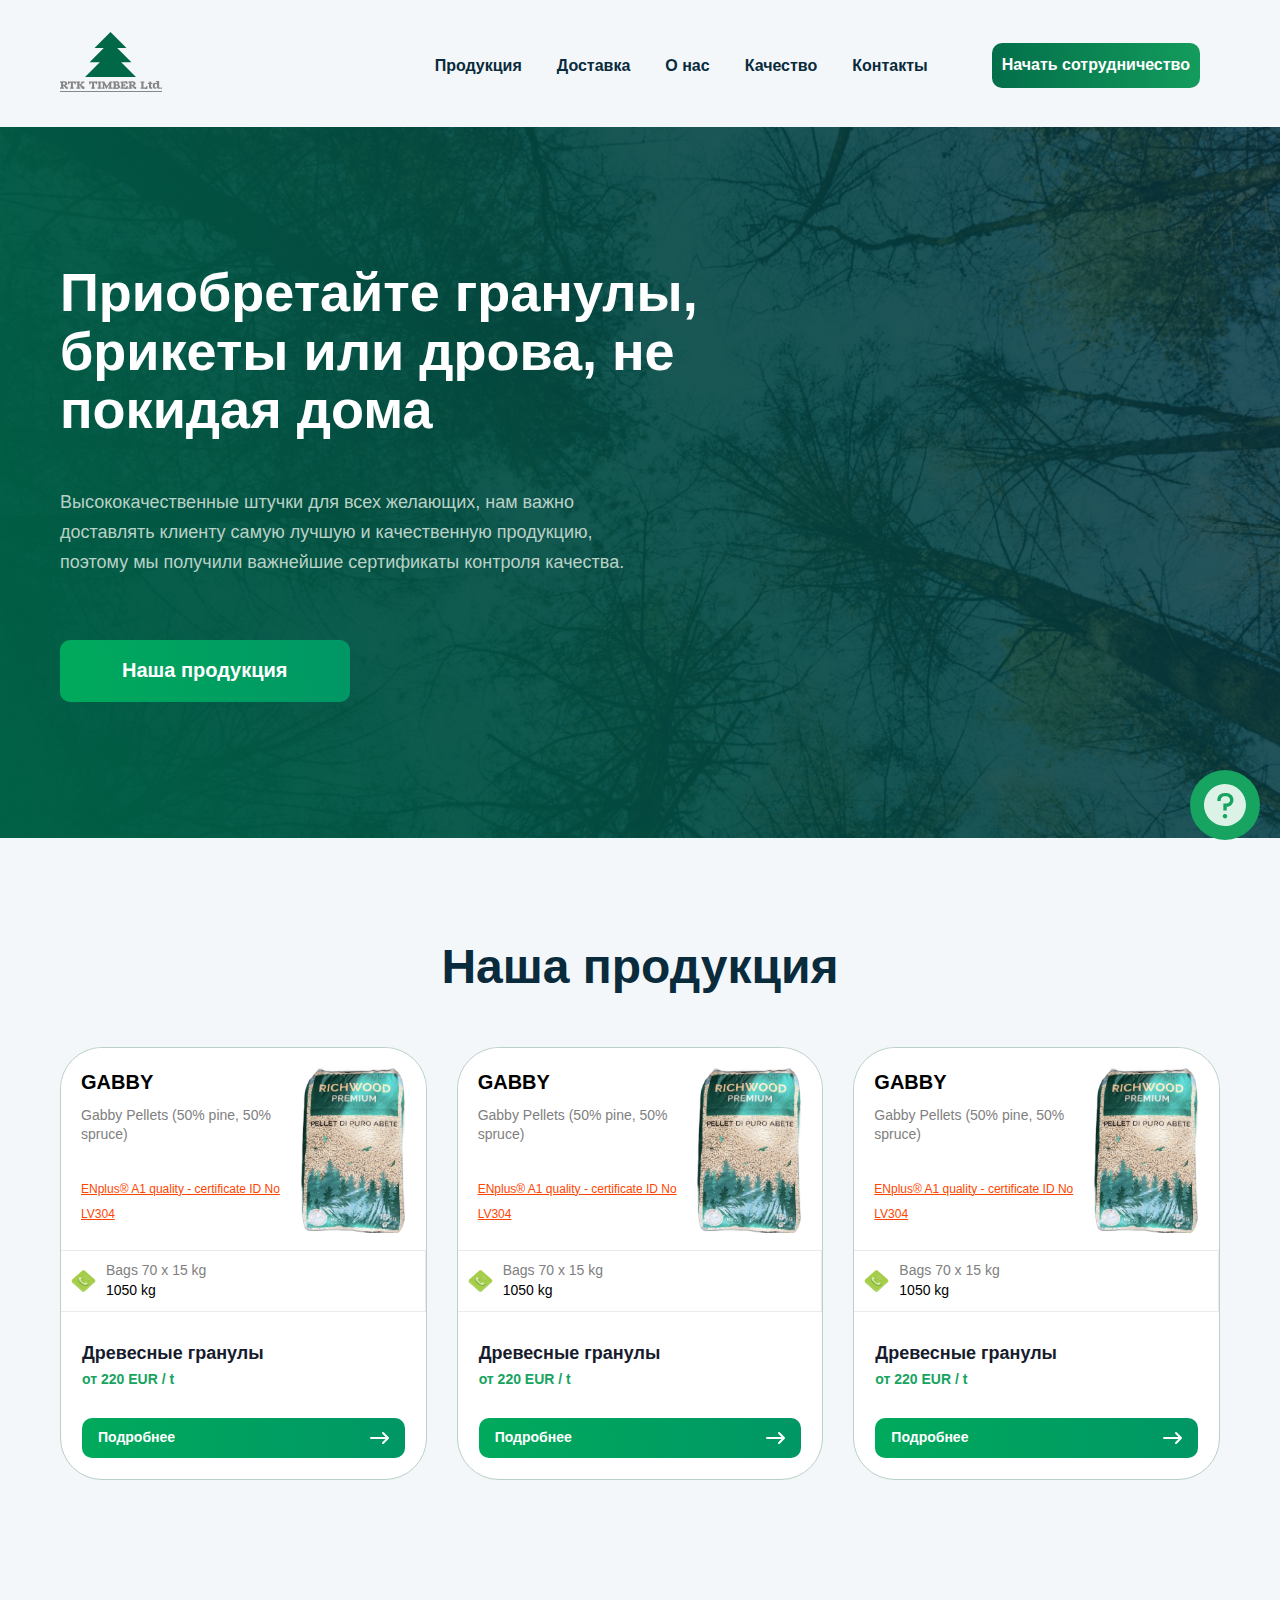
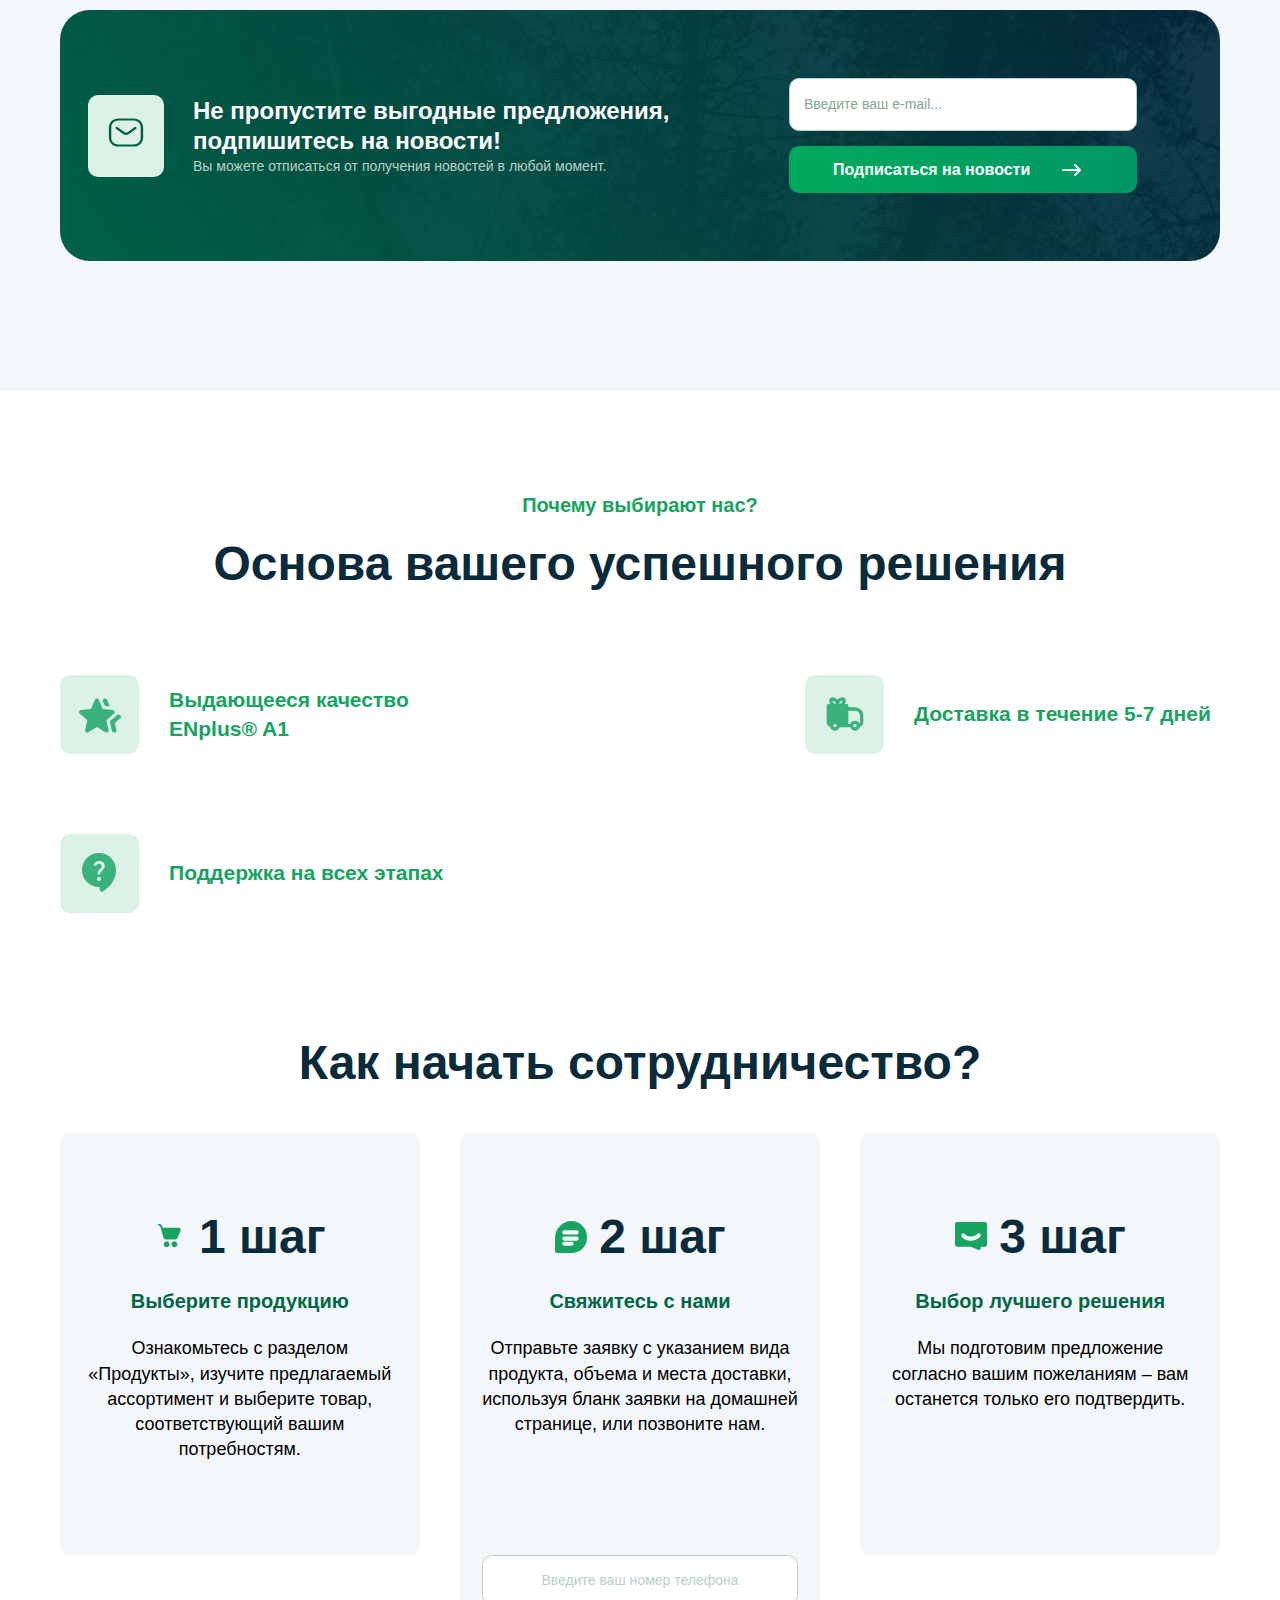
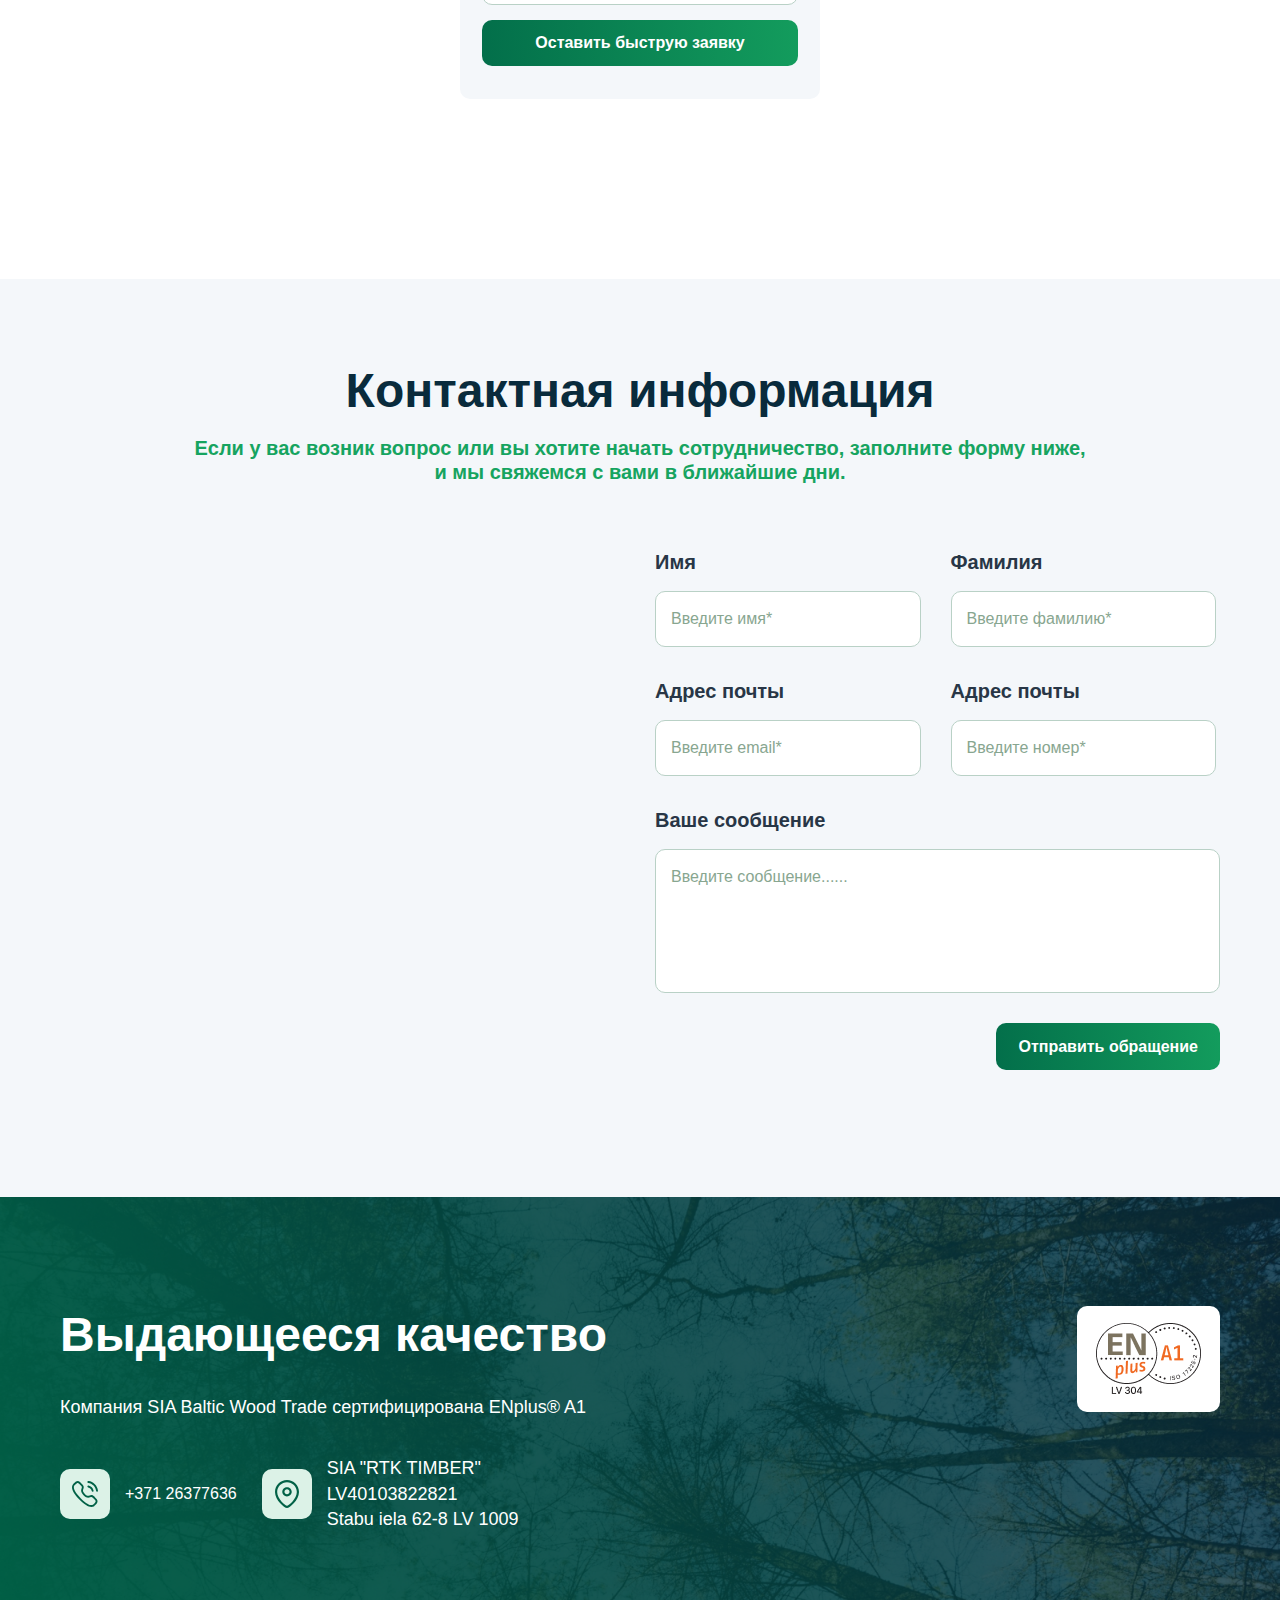
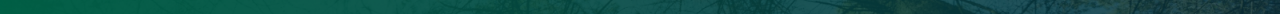
<file: RTK/index.html>
<!DOCTYPE html>
<html lang="ru">
<head>
  <meta charset="UTF-8">
  <meta name="viewport" content="width=device-width, initial-scale=1.0">
  <title>RTK TIMBER Ltd.</title>
  <link rel="stylesheet" href="css/vars.css">
  <link rel="stylesheet" href="css/global.css">
  <link rel="stylesheet" href="css/index.css">
</head>
<body>
  <button class="btn-pop-up">
    <img src="images/icons/question.svg" alt="иконка вопроса">
  </button>
  <div class="pop-up">
    <div class="pop-up__inner">
      <h3 class="pop-up__title">Нужна помощь?</h3>
      <p class="pop-up__text">Свяжитесь с нами или перейдите в раздел с часто задаваемыми вопросами.</p>
      <div class="pop-up__links">
        <a class="pop-up__link pop-up__link-tel" href="tel:+37126377636">
          <span>
            <img src="images/icons/phone.svg" alt="иконка телефона">
          </span>
          <span>+371 26377636</span>
        </a>
        <a class="pop-up__link pop-up__link-faq" href="faq.html">
          <span>
            <img src="images/icons/question.svg" alt="иконка вопроса">
          </span>
          <span>FAQ</span>
        </a>
      </div>
    </div>
  </div>
  <div class="mobile-menu">
    <nav class="mobile-menu__inner">
      <ul class="header__nav-list--mobile">
        <li>
          <a class="header__nav-link" href="#">Продукция</a>
        </li>
        <li>
          <a class="header__nav-link" href="delivery.html">Доставка</a>
        </li>
        <li>
          <a class="header__nav-link" href="about.html">О нас</a>
        </li>
        <li>
          <a class="header__nav-link" href="quality.html">Качество</a>
        </li>
        <li>
          <a class="header__nav-link" href="contacts.html">Контакты</a>
        </li>
        <li>
          <a class="header__nav-btn--mobile" href="cooperation.html">Начать сотрудничество</a>
        </li>
      </ul>
    </nav>
  </div>
  <header class="header d-center-between">
    <a href="index.html">
      <img src="images/logo.svg" alt="Логотип RTK TIMBER Ltd." width="102" height="60">
    </a>
    <nav class="d-center">
      <ul class="header__nav-list d-center-between">
        <li>
          <a class="header__nav-link" href="#">Продукция</a>
        </li>
        <li>
          <a class="header__nav-link" href="delivery.html">Доставка</a>
        </li>
        <li>
          <a class="header__nav-link" href="about.html">О нас</a>
        </li>
        <li>
          <a class="header__nav-link" href="quality.html">Качество</a>
        </li>
        <li>
          <a class="header__nav-link" href="contacts.html">Контакты</a>
        </li>
      </ul>
      <a  class="header__nav-btn" href="cooperation.html">Начать сотрудничество</a>
      <!-- <div>
        <select  class="header__nav-select" name="lang" id="select-lang">
          <option value="RU">RU</option>
          <option value="EN">EN</option>
        </select>
        <div class="header__nav-dropdown">0,00</div>
      </div> -->
      <button class="burger-btn">
        <div class="burger-btn__inner">
          <span></span>
          <span></span>
          <span></span>
        </div>
      </button>
    </nav>
  </header>
  <main>
    <section class="section-main">
      <div class="section-main__inner">
        <h1 class="section-main__title title-1 title-1-1">
          Приобретайте гранулы, брикеты или дрова,
          не покидая дома
        </h1>
        <p class="section-main__text">
          Высококачественные штучки для всех желающих, нам важно доставлять клиенту самую лучшую и качественную продукцию, поэтому мы получили важнейшие сертификаты контроля качества.
        </p>
        <a class="section-main__link" href="#products">Наша продукция</a>
      </div>
    </section>
    <section class="section-products">
      <h2 class="title-1 section-products__title">Наша продукция</h2>
      <ul class="section-proucts__list products-list">
        <li class="products-list__item">
          <div class="products_list-item">
            <div class="products_list-item-top">
              <div class="products_list-item-top-left">
                <h2>Gabby</h2>
                <p>Gabby Pellets (50% pine, 50% spruce)</p>
                <a href="">ENplus® A1 quality - certificate ID No LV304</a>
              </div>
              <div class="products_list-item-top-rigth">
                <img src="images/fn-card.png" alt="">
              </div>
   
            </div>
            <div class="products_list-item-mid">
              <div class="products_list-item-mid-left">
                <div class="products_list-item-mid-item">
                  <img src="images/icons/dial-svgrepo-com.svg" alt="">
                  <div class="products_list-item-mid-item-text">
                    <p>Bags 70 x 15 kg</p>
                    <h4>1050 kg</h4>
                  </div>
                </div>
                <!-- <div class="products_list-item-mid-item">
                  <img src="images/icons/dial-svgrepo-com.svg" alt="">
  
                  <div class="products_list-item-mid-item-text">
                    <p>Bags 70 x 15 kg</p>
                    <h4>1050 kg</h4>
                  </div>
                </div>
                <div class="products_list-item-mid-item">
                  <img src="images/icons/dial-svgrepo-com.svg" alt="">
  
                  <div class="products_list-item-mid-item-text">
                    <p>Bags 70 x 15 kg</p>
                    <h4>1050 kg</h4>
                  </div>
                </div> -->
              </div>
              <!-- <div class="products_list-item-mid-right">
                <div class="products_list-item-mid-item">
                  <img src="images/icons/dial-svgrepo-com.svg" alt="">
  
                  <div class="products_list-item-mid-item-text">
                    <p>Bags 70 x 15 kg</p>
                    <h4>1050 kg</h4>
                  </div>
                </div>
                <div class="products_list-item-mid-item">
                  <img src="images/icons/dial-svgrepo-com.svg" alt="">
  
                  <div class="products_list-item-mid-item-text">
                    <p>Bags 70 x 15 kg</p>
                    <h4>1050 kg</h4>
                  </div>
                </div>
                <div class="products_list-item-mid-item">
                  <img src="images/icons/dial-svgrepo-com.svg" alt="">
  
                  <div class="products_list-item-mid-item-text">
                    <p>Bags 70 x 15 kg</p>
                    <h4>1050 kg</h4>
                  </div>
                </div>
              </div> -->
            </div>
            <!-- <div class="products_list-item-bot">
              <button>Request a price</button>
            </div> -->
          </div>
          <div class="products-list__bottom">
            <div>
              <h3 class="products-list__title">Древесные гранулы</h3>
              <p class="products-list__price">от 220 EUR / t</p>
            </div>
            <a class="products-list__link" href="#">Подробнее</a>
          </div>
        </li>
        <li class="products-list__item">
          <div class="products_list-item">
            <div class="products_list-item-top">
              <div class="products_list-item-top-left">
                <h2>Gabby</h2>
                <p>Gabby Pellets (50% pine, 50% spruce)</p>
                <a href="">ENplus® A1 quality - certificate ID No LV304</a>
              </div>
              <div class="products_list-item-top-rigth">
                <img src="images/fn-card.png" alt="">
              </div>
   
            </div>
            <div class="products_list-item-mid">
              <div class="products_list-item-mid-left">
                <div class="products_list-item-mid-item">
                  <img src="images/icons/dial-svgrepo-com.svg" alt="">
                  <div class="products_list-item-mid-item-text">
                    <p>Bags 70 x 15 kg</p>
                    <h4>1050 kg</h4>
                  </div>
                </div>
                <!-- <div class="products_list-item-mid-item">
                  <img src="images/icons/dial-svgrepo-com.svg" alt="">
  
                  <div class="products_list-item-mid-item-text">
                    <p>Bags 70 x 15 kg</p>
                    <h4>1050 kg</h4>
                  </div>
                </div>
                <div class="products_list-item-mid-item">
                  <img src="images/icons/dial-svgrepo-com.svg" alt="">
  
                  <div class="products_list-item-mid-item-text">
                    <p>Bags 70 x 15 kg</p>
                    <h4>1050 kg</h4>
                  </div>
                </div> -->
              </div>
              <!-- <div class="products_list-item-mid-right">
                <div class="products_list-item-mid-item">
                  <img src="images/icons/dial-svgrepo-com.svg" alt="">
  
                  <div class="products_list-item-mid-item-text">
                    <p>Bags 70 x 15 kg</p>
                    <h4>1050 kg</h4>
                  </div>
                </div>
                <div class="products_list-item-mid-item">
                  <img src="images/icons/dial-svgrepo-com.svg" alt="">
  
                  <div class="products_list-item-mid-item-text">
                    <p>Bags 70 x 15 kg</p>
                    <h4>1050 kg</h4>
                  </div>
                </div>
                <div class="products_list-item-mid-item">
                  <img src="images/icons/dial-svgrepo-com.svg" alt="">
  
                  <div class="products_list-item-mid-item-text">
                    <p>Bags 70 x 15 kg</p>
                    <h4>1050 kg</h4>
                  </div>
                </div>
              </div> -->
            </div>
            <!-- <div class="products_list-item-bot">
              <button>Request a price</button>
            </div> -->
          </div>
          <div class="products-list__bottom">
            <div>
              <h3 class="products-list__title">Древесные гранулы</h3>
              <p class="products-list__price">от 220 EUR / t</p>
            </div>
            <a class="products-list__link" href="#">Подробнее</a>
          </div>
        </li>
        <li class="products-list__item">
          <div class="products_list-item">
            <div class="products_list-item-top">
              <div class="products_list-item-top-left">
                <h2>Gabby</h2>
                <p>Gabby Pellets (50% pine, 50% spruce)</p>
                <a href="">ENplus® A1 quality - certificate ID No LV304</a>
              </div>
              <div class="products_list-item-top-rigth">
                <img src="images/fn-card.png" alt="">
              </div>
   
            </div>
            <div class="products_list-item-mid">
              <div class="products_list-item-mid-left">
                <div class="products_list-item-mid-item">
                  <img src="images/icons/dial-svgrepo-com.svg" alt="">
                  <div class="products_list-item-mid-item-text">
                    <p>Bags 70 x 15 kg</p>
                    <h4>1050 kg</h4>
                  </div>
                </div>
                <!-- <div class="products_list-item-mid-item">
                  <img src="images/icons/dial-svgrepo-com.svg" alt="">
  
                  <div class="products_list-item-mid-item-text">
                    <p>Bags 70 x 15 kg</p>
                    <h4>1050 kg</h4>
                  </div>
                </div>
                <div class="products_list-item-mid-item">
                  <img src="images/icons/dial-svgrepo-com.svg" alt="">
  
                  <div class="products_list-item-mid-item-text">
                    <p>Bags 70 x 15 kg</p>
                    <h4>1050 kg</h4>
                  </div>
                </div> -->
              </div>
              <!-- <div class="products_list-item-mid-right">
                <div class="products_list-item-mid-item">
                  <img src="images/icons/dial-svgrepo-com.svg" alt="">
  
                  <div class="products_list-item-mid-item-text">
                    <p>Bags 70 x 15 kg</p>
                    <h4>1050 kg</h4>
                  </div>
                </div>
                <div class="products_list-item-mid-item">
                  <img src="images/icons/dial-svgrepo-com.svg" alt="">
  
                  <div class="products_list-item-mid-item-text">
                    <p>Bags 70 x 15 kg</p>
                    <h4>1050 kg</h4>
                  </div>
                </div>
                <div class="products_list-item-mid-item">
                  <img src="images/icons/dial-svgrepo-com.svg" alt="">
  
                  <div class="products_list-item-mid-item-text">
                    <p>Bags 70 x 15 kg</p>
                    <h4>1050 kg</h4>
                  </div>
                </div>
              </div> -->
            </div>
            <!-- <div class="products_list-item-bot">
              <button>Request a price</button>
            </div> -->
          </div>
          <div class="products-list__bottom">
            <div>
              <h3 class="products-list__title">Древесные гранулы</h3>
              <p class="products-list__price">от 220 EUR / t</p>
            </div>
            <a class="products-list__link" href="#">Подробнее</a>
          </div>
        </li>
      
        <!-- <li class="products_list-item">
          <div class="products_list-item-top">
            <div class="products_list-item-top-left">
              <h2>Gabby</h2>
              <p>Gabby Pellets (50% pine, 50% spruce)</p>
              <a href="">ENplus® A1 quality - certificate ID No LV304</a>
            </div>
            <div class="products_list-item-top-rigth">
              <img src="images/products/del.jpg" alt="">
            </div>
 
          </div>
          <div class="products_list-item-mid">
            <div class="products_list-item-mid-left">
              <div class="products_list-item-mid-item">
                <img src="images/icons/dial-svgrepo-com.svg" alt="">
                <div class="products_list-item-mid-item-text">
                  <p>Bags 70 x 15 kg</p>
                  <h4>1050 kg</h4>
                </div>
              </div>
              <div class="products_list-item-mid-item">
                <img src="images/icons/dial-svgrepo-com.svg" alt="">

                <div class="products_list-item-mid-item-text">
                  <p>Bags 70 x 15 kg</p>
                  <h4>1050 kg</h4>
                </div>
              </div>
              <div class="products_list-item-mid-item">
                <img src="images/icons/dial-svgrepo-com.svg" alt="">

                <div class="products_list-item-mid-item-text">
                  <p>Bags 70 x 15 kg</p>
                  <h4>1050 kg</h4>
                </div>
              </div>
            </div>
            <div class="products_list-item-mid-right">
              <div class="products_list-item-mid-item">
                <img src="images/icons/dial-svgrepo-com.svg" alt="">

                <div class="products_list-item-mid-item-text">
                  <p>Bags 70 x 15 kg</p>
                  <h4>1050 kg</h4>
                </div>
              </div>
              <div class="products_list-item-mid-item">
                <img src="images/icons/dial-svgrepo-com.svg" alt="">

                <div class="products_list-item-mid-item-text">
                  <p>Bags 70 x 15 kg</p>
                  <h4>1050 kg</h4>
                </div>
              </div>
              <div class="products_list-item-mid-item">
                <img src="images/icons/dial-svgrepo-com.svg" alt="">

                <div class="products_list-item-mid-item-text">
                  <p>Bags 70 x 15 kg</p>
                  <h4>1050 kg</h4>
                </div>
              </div>
            </div>
          </div>
          <div class="products_list-item-bot">
            <button>Request a price</button>
          </div>
        </li> -->
        <!-- <li class="products-list__item">
          <img class="products-list__img" src="images/products/product-2.png" alt="Изображение продукции">
          <div class="products-list__bottom">
            <div>
              <h3 class="products-list__title">Древесные гранулы</h3>
              <p class="products-list__price">от 220 EUR / t</p>
            </div>
            <a class="products-list__link" href="#">Подробнее</a>
          </div>
        </li> -->
        <!-- <li class="products-list__item">
          <img class="products-list__img" src="images/products/product-3.png" alt="Изображение продукции">
          <div class="products-list__bottom">
            <div>
              <h3 class="products-list__title">Древесные гранулы</h3>
              <p class="products-list__price">от 220 EUR / t</p>
            </div>
            <a class="products-list__link" href="#">Подробнее</a>
          </div>
        </li>
        <li class="products-list__item">
          <img class="products-list__img" src="images/products/product-4.png" alt="Изображение продукции">
          <div class="products-list__bottom">
            <div>
              <h3 class="products-list__title">Древесные гранулы</h3>
              <p class="products-list__price">от 220 EUR / t</p>
            </div>
            <a class="products-list__link" href="#">Подробнее</a>
          </div>
        </li> -->
      </ul>
      <div class="promo-banner">
        <div class="promo-banner__inner">
          <div class="promo-banner__content">
            <div class="promo-banner__icon">
              <img src="images/icons/letter.svg" alt="Иконка письма" width="36" height="29">
            </div>
            <div class="promo-banner__text">
              <div class="promo-banner__text-inner">
                <h3 class="title-2">Не пропустите выгодные предложения, подпишитесь на новости!</h3>
                <p>Вы можете отписаться от получения новостей в любой момент.
                </p>
              </div>
            </div>
          </div>
          <form class="promo-banner__form">
            <input class="promo-banner__input" type="email" placeholder="Введите ваш e-mail...">
            <a class="promo-banner__link">Подписаться на новости</a>
          </form>
        </div>
      </div>
    </section>
    <div class="bg-white">
      <section class="section-about">
        <h2 class="title-1 section-about__title">
          <span>Почему выбирают нас?</span>
          Основа вашего успешного решения
        </h2>
        <ul class="section-about__list">
          <li class="section-about__item">
            <div class="section-about__item-icon">
              <img src="images/icons/quality.svg" alt="Иконка" width="50" height="50">
            </div>
            <div class="section-about__item-content">
              <h3 class="section-about__item-title">Выдающееся качество ENplus® A1</h3>
              <!-- <p class="section-about__item-text">Предприятие сертифицировано согласно стандартам качества /A2, FSC® и PEFC™</p> -->
            </div>
          </li>
          <li class="section-about__item">
            <div class="section-about__item-icon">
              <img src="images/icons/delivery.svg" alt="Иконка" width="40" height="40">
            </div>
            <div class="section-about__item-content">
              <h3 class="section-about__item-title">Доставка в течение 5-7 дней</h3>
              <!-- <p class="section-about__item-text">Мы дадим ответы на все ваши вопросы о продукции и ее приобретении</p> -->
            </div>
          </li>
          <li class="section-about__item">
            <div class="section-about__item-icon">
              <img src="images/icons/support.svg" alt="Иконка" width="48" height="48">
            </div>
            <div class="section-about__item-content">
              <h3 class="section-about__item-title">Поддержка на всех этапах</h3>
              <!-- <p class="section-about__item-text">Мы дадим ответы на все ваши вопросы о продукции и ее приобретении</p> -->
            </div>
          </li>
          <!-- <li class="section-about__item">
            <div class="section-about__item-icon">
              <img src="images/icons/design.svg" alt="Иконка" width="39" height="39">
            </div>
            <div class="section-about__item-content">
              <h3 class="section-about__item-title">Индивидуальный дизайн</h3>
              <p class="section-about__item-text">Предлагаем клиентам приобрести продукцию в мешках с дизайном, разработанным Baltic Wood Trade или клиентом</p>
            </div>
          </li> -->
        </ul>
      </section>
      <section class="section-cooperation">
        <h2 class="title-1 section-cooperation__title">Как начать сотрудничество?</h2>
        <ul class="section-cooperetion__cards">
          <li class="section-cooperetion__card">
            <div class="card">
              <div class="card__top">
                <div class="card__top-step">
                  <img src="images/icons/cart.svg" alt="иконка" width="31" height="33">
                  <span>1 шаг</span>
                </div>
                <h3 class="card__title">Выберите продукцию</h3>
                <p class="card__text">Ознакомьтесь с разделом «Продукты», изучите предлагаемый ассортимент и выберите товар, соответствующий вашим потребностям.</p>
              </div>
            </div>
          </li>
          <li class="section-cooperetion__card">
            <div class="card">
              <div class="card__top">
                <div class="card__top-step">
                  <img src="images/icons/message.svg" alt="иконка" width="32" height="32">
                  <span>2 шаг</span>
                </div>
                <h3 class="card__title">Свяжитесь с нами</h3>
                <p class="card__text">Отправьте заявку с указанием вида продукта, объема и места доставки, используя бланк заявки на домашней странице, или позвоните нам.</p>
              </div>
              <form class="card__bottom">
                <input class="card__bottom-input" type="tel" placeholder="Введите ваш номер телефона">
                <button clas="card__bottom-btn">Оставить быструю заявку</button>
              </form>
            </div>
          </li>
          <li class="section-cooperetion__card">
            <div class="card">
              <div class="card__top">
                <div class="card__top-step">
                  <img src="images/icons/feelgood.svg" alt="иконка" width="32" height="32">
                  <span>3 шаг</span>
                </div>
                <h3 class="card__title">Выбор лучшего решения</h3>
                <p class="card__text">Мы подготовим предложение согласно вашим пожеланиям – вам останется только его подтвердить.</p>
              </div>
            </div>
          </li>
        </ul>
      </section>
    </div>
    <section class="section-contacts">
      <h2 class="title-1 section-contacts__title">Контактная информация</h2>
      <p class="section-contacts__text">Если у вас возник вопрос или вы хотите начать сотрудничество, заполните форму ниже, и мы свяжемся с вами в ближайшие дни.</p>
      <div class="section-contacts__content">
        <div class="section-contacts__left">
          <div class="section-contacts__map">
            <iframe src="https://www.google.com/maps/embed?pb=!1m18!1m12!1m3!1d17136.477542936304!2d24.209155720240776!3d56.89257624809044!2m3!1f0!2f0!3f0!3m2!1i1024!2i768!4f13.1!3m3!1m2!1s0x46eed25c996e2869%3A0xe9f9d55bf4d96d21!2zQXRiYWxzcyBpZWxhIDUsIExhdGdhbGVzIHByaWVrxaFwaWxzxJN0YSwgUsSrZ2EsIExWLTEwNjMsINCb0LDRgtCy0LjRjw!5e0!3m2!1sru!2sru!4v1717455332401!5m2!1sru!2sru" width="100%" height="450" style="border:0;" allowfullscreen="" loading="lazy" referrerpolicy="no-referrer-when-downgrade"></iframe>
          </div>
          <!-- <div class="section-contacts__info">
            <div class="section-contacts__info-item">
              <div>
                <img src="images/icons/geo-mark.svg" alt="иконка" width="24" height="28">
              </div>
              <p>Улица Пушкина, дом Колотушкина 182, п. 93</p>
            </div>
            <div class="section-contacts__info-item">
              <div>
                <img src="images/icons/clock.svg" alt="иконка" width="29" height="29">
              </div>
              <div>
                <p><span>ПН-ПТ</span> 08:00 - 17:00</p>
              <p><span>СБ</span>10:00 - 16:00</p>
              </div>
            </div>
          </div> -->
        </div>
        <div class="section-contacts__right">
          <form class="section-contacts__form">
            <label>
              <span>Имя</span>
              <input name="name" type="text" placeholder="Введите имя*">
            </label>
            <label>
              <span>Фамилия</span>
              <input type="text" placeholder="Введите фамилию*">
            </label>
            <label>
              <span>Адрес почты</span>
              <input type="email" placeholder="Введите email*">
            </label>
            <label>
              <span>Адрес почты</span>
              <input type="tel" placeholder="Введите номер*">
            </label>
            <label class="section-contacts__form-message">
              <span>Ваше сообщение</span>
              <textarea name="message" id="message" placeholder="Введите сообщение......"></textarea>
            </label>
            <button class="section-contacts__form-btn">Отправить обращение</button>
          </form>
        </div>
      </div>
    </section>
  </main>
  <footer class="footer">
    <div>
      <h2 class="title-1 footer__title">Выдающееся качество</h2>
      <p class="footer__text">Компания SIA Baltic Wood Trade сертифицирована ENplus® A1
      </p>
      <div class="footer__contacts">
        <!-- <div class="footer__contact">
          <div class="footer__contact-icon">
            <img src="images/icons/letter.svg" alt="иконка">
          </div>
          <a href="mailto:dsasdasd@sample.com">dsasdasd@sample.com</a>
        </div> -->
        <div class="footer__contact"> 
          <div class="footer__contact-icon">
            <img src="images/icons/phone-active.svg" alt="иконка">
          </div>
          <a href="tel:+37126377636">+371 26377636</a>
        </div>
        <div class="footer__contact"> 
          <div class="footer__contact-icon">
            <img src="images/icons/geo-mark.svg" alt="иконка" width="24" height="28">
          </div>
          <div>
            <p>
              SIA "RTK TIMBER"
            </p>
            <p>
              LV40103822821
            </p>
            <p>         
              Stabu iela 62-8 LV 1009
            </p>
          </div>
        </div>
      </div>
    </div>
    <div class="footer__right-wrapper">
      <div class="footer__right">
        <!-- <img src="images/certificate/certificate-4.png" alt="сертификат 4">
        <img src="images/certificate/certificate-3.png" alt="сертификат 3"> -->
        <img src="images/certificate/certificate-2.png" alt="сертификат 2">
        <!-- <img src="images/certificate/certificate-1.png" alt="сертификат 1"> -->
      </div>
    </div>
  </footer>
  <script src="js/index.js"></script>
</body>
</html>
</file>
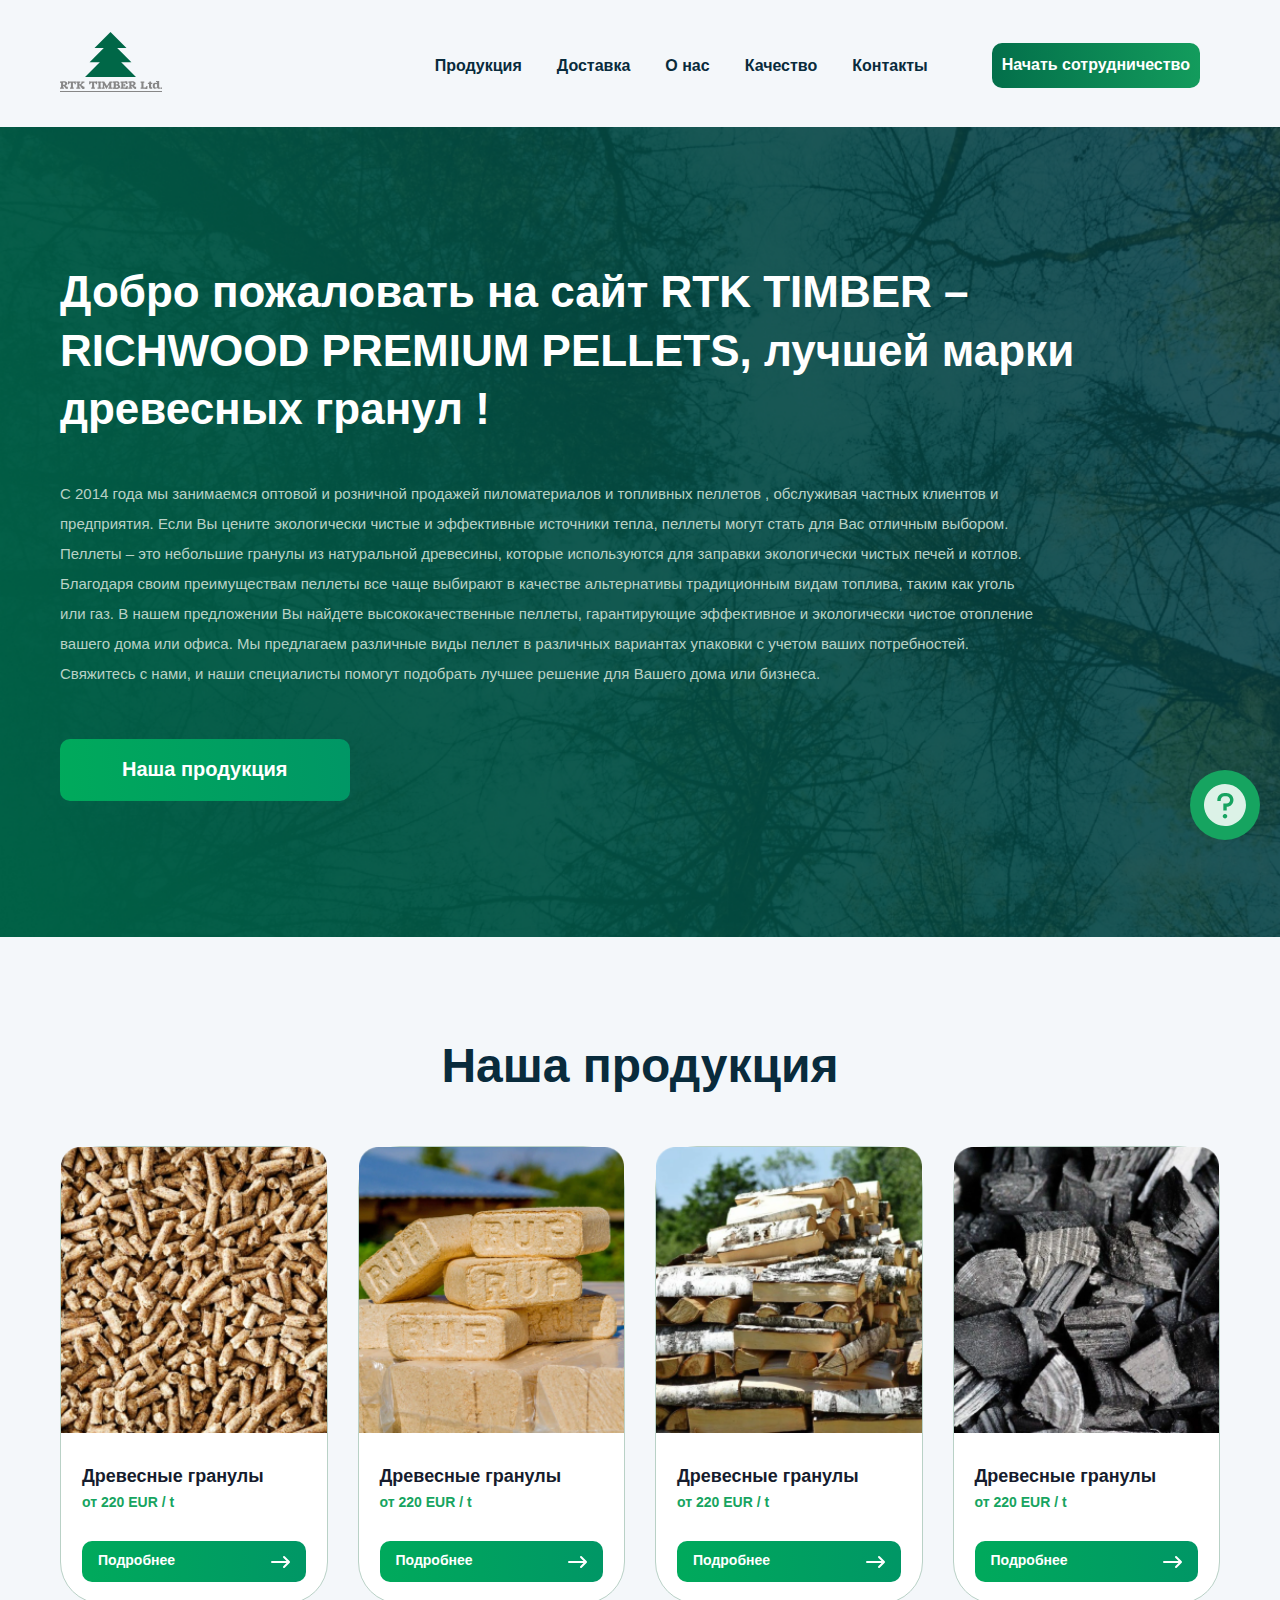
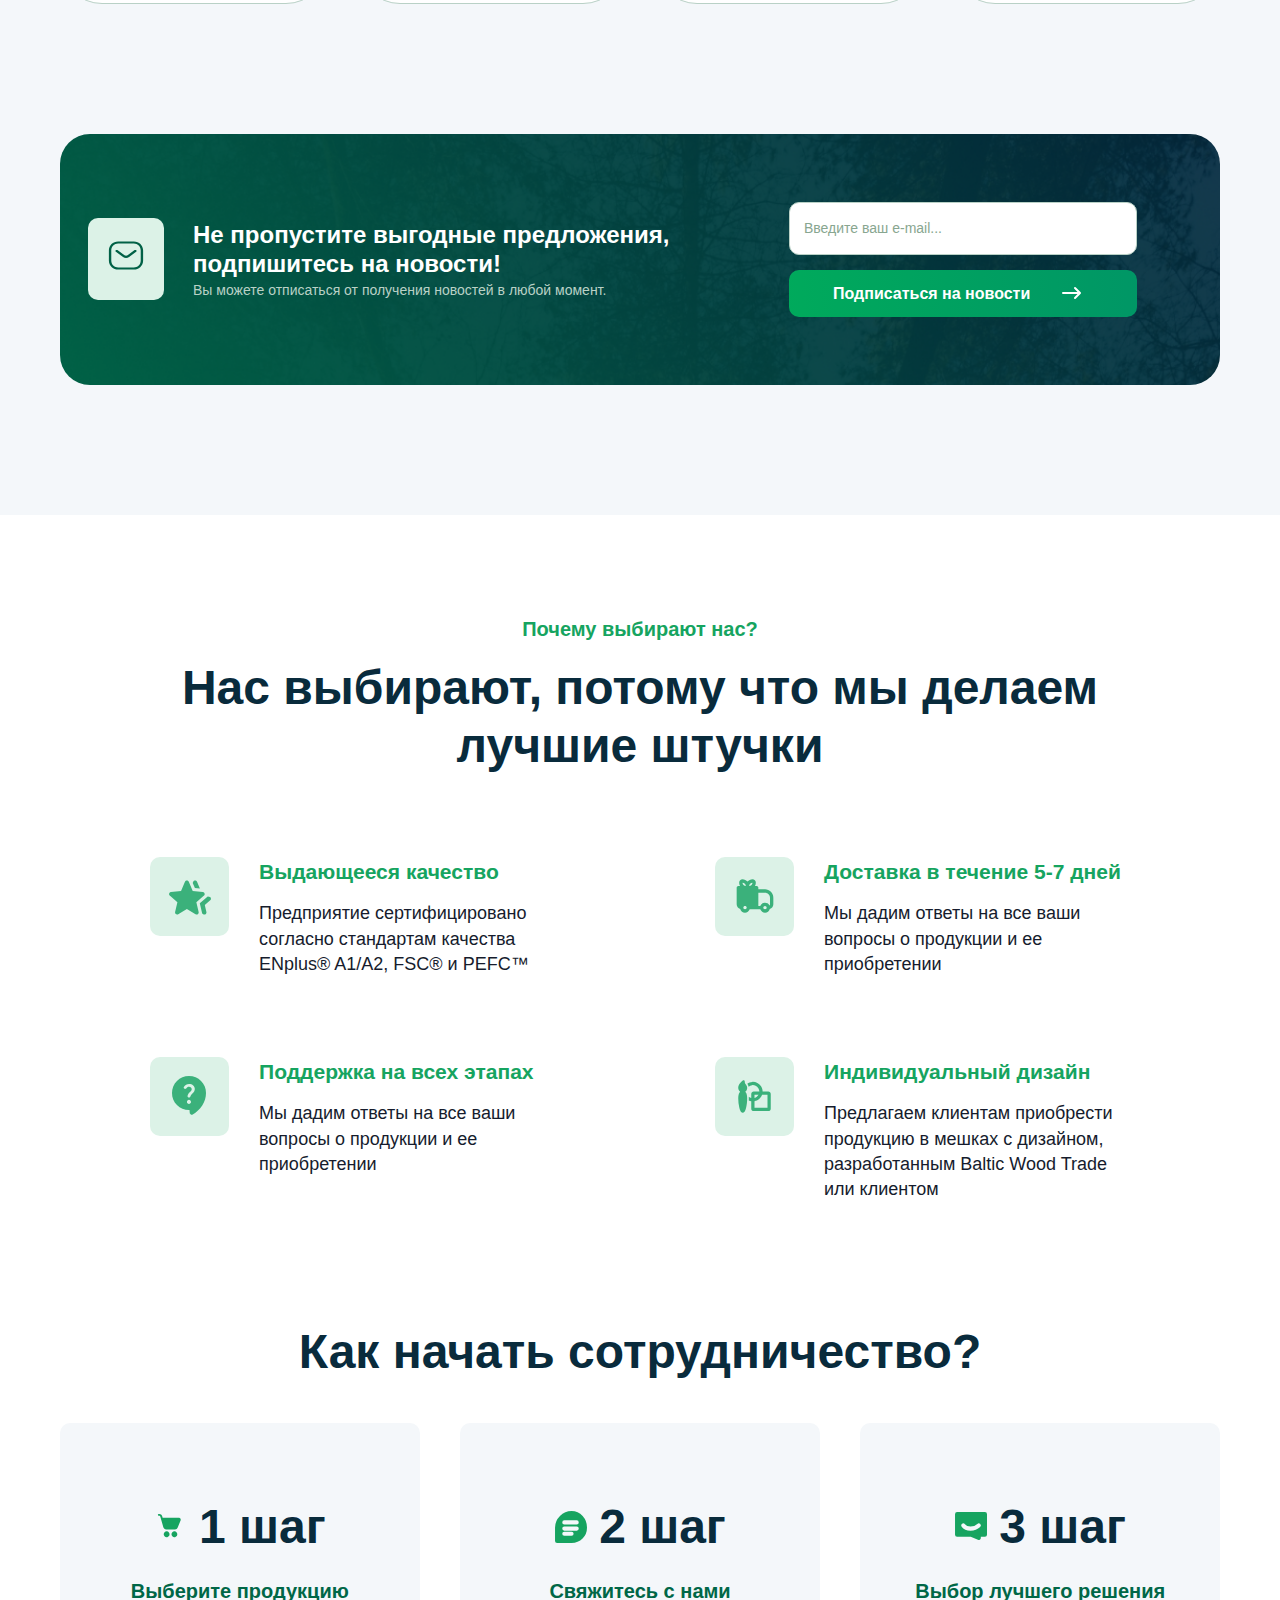
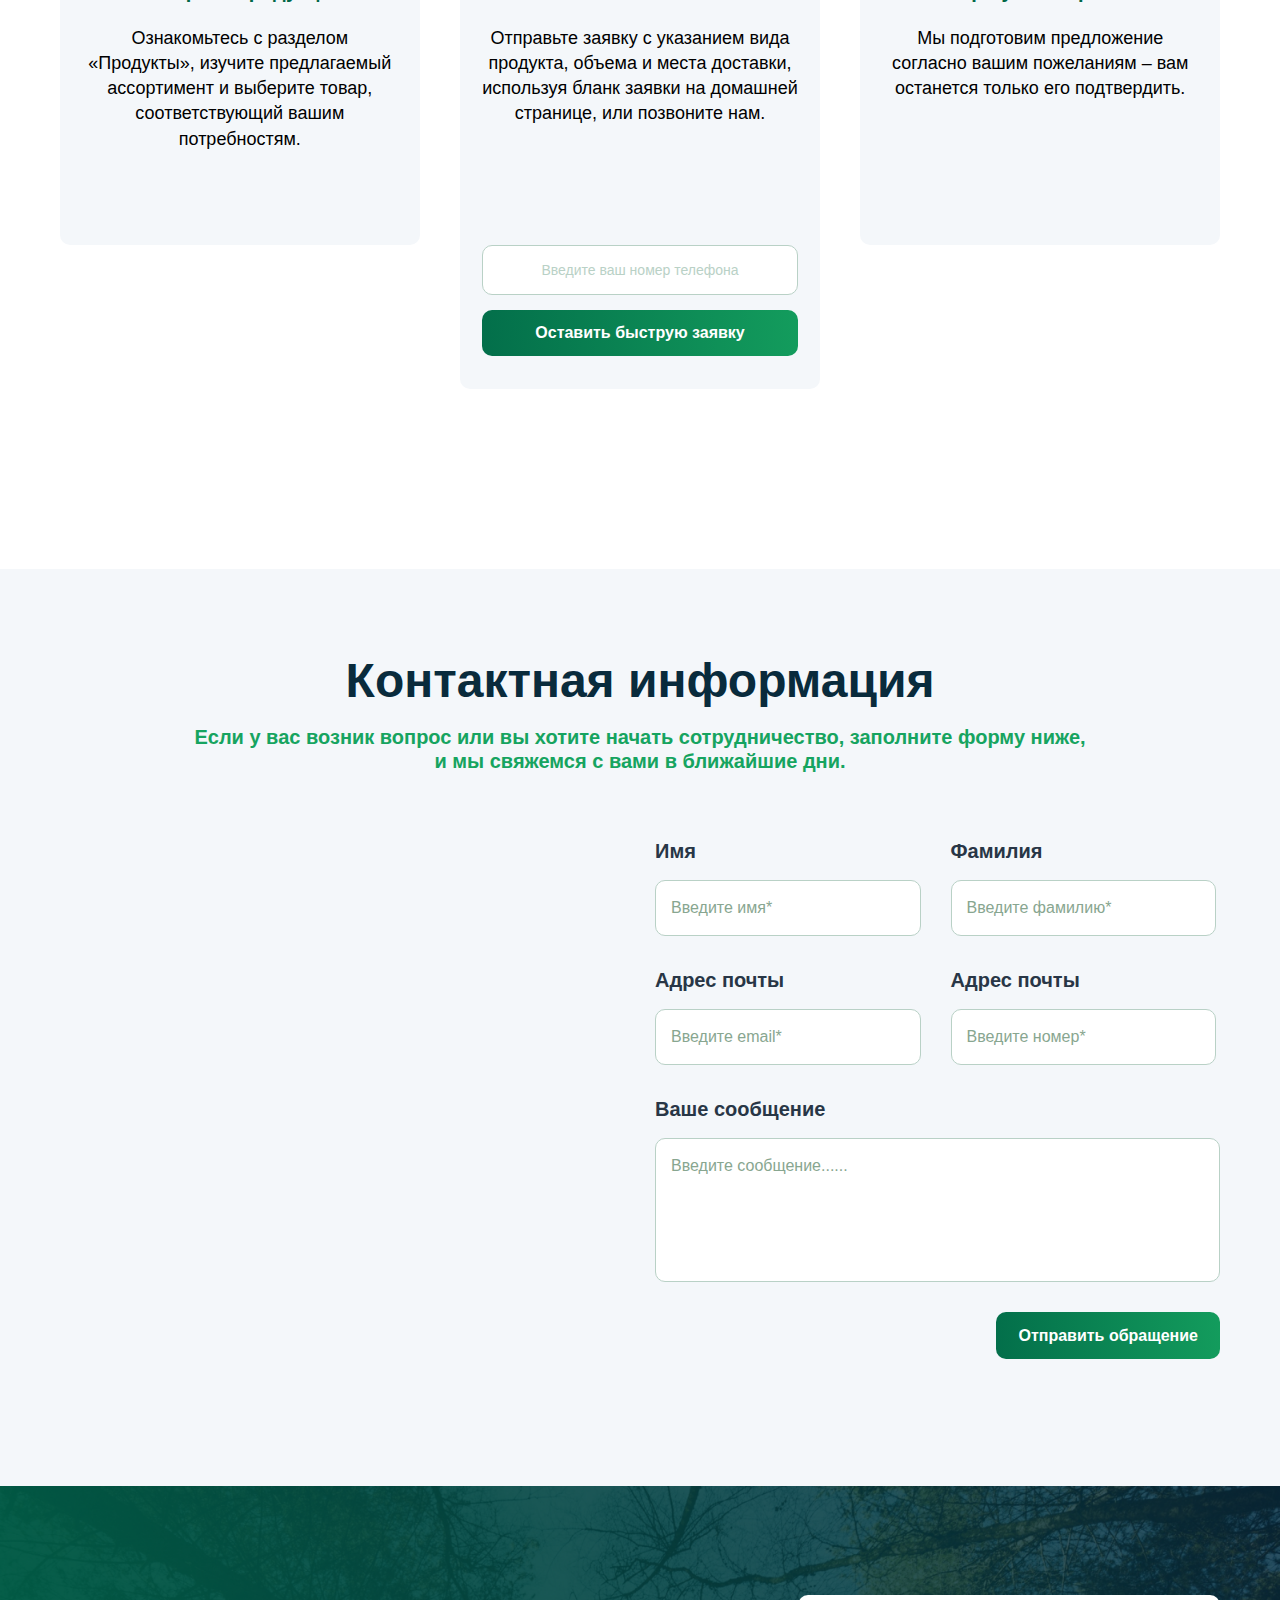
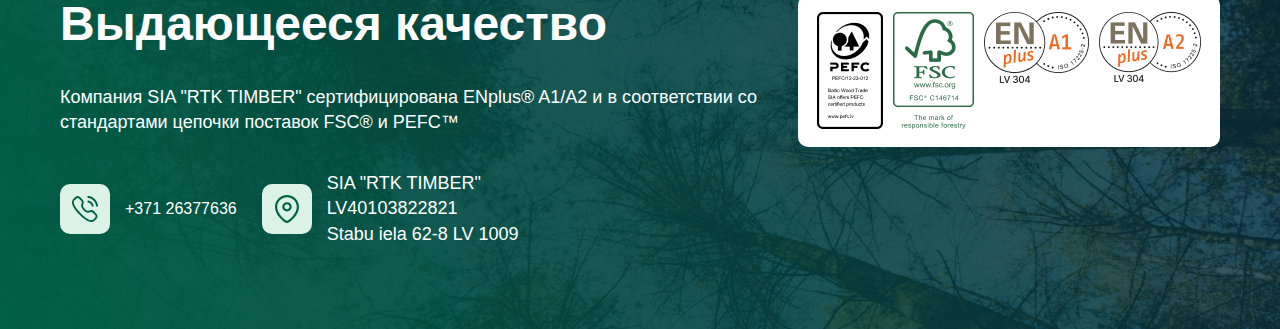
<file: RTK2.0/index.html>
<!DOCTYPE html>
<html lang="ru">
  <head>
    <meta charset="UTF-8" />
    <meta name="viewport" content="width=device-width, initial-scale=1.0" />
    <title>RTK TIMBER Ltd.</title>
    <link rel="stylesheet" href="css/vars.css" />
    <link rel="stylesheet" href="css/global.css" />
    <link rel="stylesheet" href="css/index.css" />
  </head>
  <body>
    <button class="btn-pop-up">
      <img src="images/icons/question.svg" alt="иконка вопроса" />
    </button>
    <div class="pop-up">
      <div class="pop-up__inner">
        <h3 class="pop-up__title">Нужна помощь?</h3>
        <p class="pop-up__text">
          Свяжитесь с нами или перейдите в раздел с часто задаваемыми вопросами.
        </p>
        <div class="pop-up__links">
          <a class="pop-up__link pop-up__link-tel" href="tel:+37126377636">
            <span>
              <img src="images/icons/phone.svg" alt="иконка телефона" />
            </span>
            <span>+371 26377636</span>
          </a>
          <a class="pop-up__link pop-up__link-faq" href="faq.html">
            <span>
              <img src="images/icons/question.svg" alt="иконка вопроса" />
            </span>
            <span>FAQ</span>
          </a>
        </div>
      </div>
    </div>
    <div class="mobile-menu">
      <nav class="mobile-menu__inner">
        <ul class="header__nav-list--mobile">
          <li>
            <a class="header__nav-link" href="#">Продукция</a>
          </li>
          <li>
            <a class="header__nav-link" href="delivery.html">Доставка</a>
          </li>
          <li>
            <a class="header__nav-link" href="about.html">О нас</a>
          </li>
          <li>
            <a class="header__nav-link" href="quality.html">Качество</a>
          </li>
          <li>
            <a class="header__nav-link" href="contacts.html">Контакты</a>
          </li>
          <li>
            <a class="header__nav-btn--mobile" href="cooperation.html"
              >Начать сотрудничество</a
            >
          </li>
        </ul>
      </nav>
    </div>
    <header class="header d-center-between">
      <a href="index.html">
        <img
          src="images/logo.svg"
          alt="Логотип RTK TIMBER Ltd."
          width="102"
          height="60"
        />
      </a>
      <nav class="d-center">
        <ul class="header__nav-list d-center-between">
          <li>
            <a class="header__nav-link" href="#">Продукция</a>
          </li>
          <li>
            <a class="header__nav-link" href="delivery.html">Доставка</a>
          </li>
          <li>
            <a class="header__nav-link" href="about.html">О нас</a>
          </li>
          <li>
            <a class="header__nav-link" href="quality.html">Качество</a>
          </li>
          <li>
            <a class="header__nav-link" href="contacts.html">Контакты</a>
          </li>
        </ul>
        <a class="header__nav-btn" href="cooperation.html"
          >Начать сотрудничество</a
        >
        <!-- <div>
        <select  class="header__nav-select" name="lang" id="select-lang">
          <option value="RU">RU</option>
          <option value="EN">EN</option>
        </select>
        <div class="header__nav-dropdown">0,00</div>
      </div> -->
        <button class="burger-btn">
          <div class="burger-btn__inner">
            <span></span>
            <span></span>
            <span></span>
          </div>
        </button>
      </nav>
    </header>
    <main>
      <section class="section-main">
        <div class="section-main__inner">
          <h1 class="section-main__title title-1">
            Добро пожаловать на сайт RTK TIMBER – RICHWOOD PREMIUM PELLETS,
            лучшей марки древесных гранул !
          </h1>
          <p class="section-main__text">
            С 2014 года мы занимаемся оптовой и розничной продажей
            пиломатериалов и топливных пеллетов , обслуживая частных клиентов и
            предприятия. Если Вы цените экологически чистые и эффективные
            источники тепла, пеллеты могут стать для Вас отличным выбором.
            Пеллеты – это небольшие гранулы из натуральной древесины, которые
            используются для заправки экологически чистых печей и котлов.
            Благодаря своим преимуществам пеллеты все чаще выбирают в качестве
            альтернативы традиционным видам топлива, таким как уголь или газ. В
            нашем предложении Вы найдете высококачественные пеллеты,
            гарантирующие эффективное и экологически чистое отопление вашего
            дома или офиса. Мы предлагаем различные виды пеллет в различных
            вариантах упаковки с учетом ваших потребностей. Свяжитесь с нами, и
            наши специалисты помогут подобрать лучшее решение для Вашего дома
            или бизнеса.
          </p>
          <a class="section-main__link" href="#products">Наша продукция</a>
        </div>
      </section>
      <section class="section-products">
        <h2 class="title-1 section-products__title">Наша продукция</h2>
        <ul class="section-proucts__list products-list">
          <li class="products-list__item">
            <img
              class="products-list__img"
              src="images/products/product-1.png"
              alt="Изображение продукции"
            />
            <div class="products-list__bottom">
              <div>
                <h3 class="products-list__title">Древесные гранулы</h3>
                <p class="products-list__price">от 220 EUR / t</p>
              </div>
              <a class="products-list__link" href="#">Подробнее</a>
            </div>
          </li>
          <li class="products-list__item">
            <img
              class="products-list__img"
              src="images/products/product-2.png"
              alt="Изображение продукции"
            />
            <div class="products-list__bottom">
              <div>
                <h3 class="products-list__title">Древесные гранулы</h3>
                <p class="products-list__price">от 220 EUR / t</p>
              </div>
              <a class="products-list__link" href="#">Подробнее</a>
            </div>
          </li>
          <li class="products-list__item">
            <img
              class="products-list__img"
              src="images/products/product-3.png"
              alt="Изображение продукции"
            />
            <div class="products-list__bottom">
              <div>
                <h3 class="products-list__title">Древесные гранулы</h3>
                <p class="products-list__price">от 220 EUR / t</p>
              </div>
              <a class="products-list__link" href="#">Подробнее</a>
            </div>
          </li>
          <li class="products-list__item">
            <img
              class="products-list__img"
              src="images/products/product-4.png"
              alt="Изображение продукции"
            />
            <div class="products-list__bottom">
              <div>
                <h3 class="products-list__title">Древесные гранулы</h3>
                <p class="products-list__price">от 220 EUR / t</p>
              </div>
              <a class="products-list__link" href="#">Подробнее</a>
            </div>
          </li>
        </ul>
        <div class="promo-banner">
          <div class="promo-banner__inner">
            <div class="promo-banner__content">
              <div class="promo-banner__icon">
                <img
                  src="images/icons/letter.svg"
                  alt="Иконка письма"
                  width="36"
                  height="29"
                />
              </div>
              <div class="promo-banner__text">
                <div class="promo-banner__text-inner">
                  <h3 class="title-2">
                    Не пропустите выгодные предложения, подпишитесь на новости!
                  </h3>
                  <p>
                    Вы можете отписаться от получения новостей в любой момент.
                  </p>
                </div>
              </div>
            </div>
            <form class="promo-banner__form">
              <input
                class="promo-banner__input"
                type="email"
                placeholder="Введите ваш e-mail..."
              />
              <a class="promo-banner__link">Подписаться на новости</a>
            </form>
          </div>
        </div>
      </section>
      <div class="bg-white">
        <section class="section-about">
          <h2 class="title-1 section-about__title">
            <span>Почему выбирают нас?</span>
            Нас выбирают, потому что мы делаем лучшие штучки
          </h2>
          <ul class="section-about__list">
            <li class="section-about__item">
              <div class="section-about__item-icon">
                <img
                  src="images/icons/quality.svg"
                  alt="Иконка"
                  width="50"
                  height="50"
                />
              </div>
              <div class="section-about__item-content">
                <h3 class="section-about__item-title">Выдающееся качество</h3>
                <p class="section-about__item-text">
                  Предприятие сертифицировано согласно стандартам качества
                  ENplus® A1/A2, FSC® и PEFC™
                </p>
              </div>
            </li>
            <li class="section-about__item">
              <div class="section-about__item-icon">
                <img
                  src="images/icons/delivery.svg"
                  alt="Иконка"
                  width="40"
                  height="40"
                />
              </div>
              <div class="section-about__item-content">
                <h3 class="section-about__item-title">
                  Доставка в течение 5-7 дней
                </h3>
                <p class="section-about__item-text">
                  Мы дадим ответы на все ваши вопросы о продукции и ее
                  приобретении
                </p>
              </div>
            </li>
            <li class="section-about__item">
              <div class="section-about__item-icon">
                <img
                  src="images/icons/support.svg"
                  alt="Иконка"
                  width="48"
                  height="48"
                />
              </div>
              <div class="section-about__item-content">
                <h3 class="section-about__item-title">
                  Поддержка на всех этапах
                </h3>
                <p class="section-about__item-text">
                  Мы дадим ответы на все ваши вопросы о продукции и ее
                  приобретении
                </p>
              </div>
            </li>
            <li class="section-about__item">
              <div class="section-about__item-icon">
                <img
                  src="images/icons/design.svg"
                  alt="Иконка"
                  width="39"
                  height="39"
                />
              </div>
              <div class="section-about__item-content">
                <h3 class="section-about__item-title">Индивидуальный дизайн</h3>
                <p class="section-about__item-text">
                  Предлагаем клиентам приобрести продукцию в мешках с дизайном,
                  разработанным Baltic Wood Trade или клиентом
                </p>
              </div>
            </li>
          </ul>
        </section>
        <section class="section-cooperation">
          <h2 class="title-1 section-cooperation__title">
            Как начать сотрудничество?
          </h2>
          <ul class="section-cooperetion__cards">
            <li class="section-cooperetion__card">
              <div class="card">
                <div class="card__top">
                  <div class="card__top-step">
                    <img
                      src="images/icons/cart.svg"
                      alt="иконка"
                      width="31"
                      height="33"
                    />
                    <span>1 шаг</span>
                  </div>
                  <h3 class="card__title">Выберите продукцию</h3>
                  <p class="card__text">
                    Ознакомьтесь с разделом «Продукты», изучите предлагаемый
                    ассортимент и выберите товар, соответствующий вашим
                    потребностям.
                  </p>
                </div>
              </div>
            </li>
            <li class="section-cooperetion__card">
              <div class="card">
                <div class="card__top">
                  <div class="card__top-step">
                    <img
                      src="images/icons/message.svg"
                      alt="иконка"
                      width="32"
                      height="32"
                    />
                    <span>2 шаг</span>
                  </div>
                  <h3 class="card__title">Свяжитесь с нами</h3>
                  <p class="card__text">
                    Отправьте заявку с указанием вида продукта, объема и места
                    доставки, используя бланк заявки на домашней странице, или
                    позвоните нам.
                  </p>
                </div>
                <form class="card__bottom">
                  <input
                    class="card__bottom-input"
                    type="tel"
                    placeholder="Введите ваш номер телефона"
                  />
                  <button clas="card__bottom-btn">
                    Оставить быструю заявку
                  </button>
                </form>
              </div>
            </li>
            <li class="section-cooperetion__card">
              <div class="card">
                <div class="card__top">
                  <div class="card__top-step">
                    <img
                      src="images/icons/feelgood.svg"
                      alt="иконка"
                      width="32"
                      height="32"
                    />
                    <span>3 шаг</span>
                  </div>
                  <h3 class="card__title">Выбор лучшего решения</h3>
                  <p class="card__text">
                    Мы подготовим предложение согласно вашим пожеланиям – вам
                    останется только его подтвердить.
                  </p>
                </div>
              </div>
            </li>
          </ul>
        </section>
      </div>
      <section class="section-contacts">
        <h2 class="title-1 section-contacts__title">Контактная информация</h2>
        <p class="section-contacts__text">
          Если у вас возник вопрос или вы хотите начать сотрудничество,
          заполните форму ниже, и мы свяжемся с вами в ближайшие дни.
        </p>
        <div class="section-contacts__content">
          <div class="section-contacts__left">
            <div class="section-contacts__map">
              <iframe
                src="https://www.google.com/maps/embed?pb=!1m18!1m12!1m3!1d17136.477542936304!2d24.209155720240776!3d56.89257624809044!2m3!1f0!2f0!3f0!3m2!1i1024!2i768!4f13.1!3m3!1m2!1s0x46eed25c996e2869%3A0xe9f9d55bf4d96d21!2zQXRiYWxzcyBpZWxhIDUsIExhdGdhbGVzIHByaWVrxaFwaWxzxJN0YSwgUsSrZ2EsIExWLTEwNjMsINCb0LDRgtCy0LjRjw!5e0!3m2!1sru!2sru!4v1717455332401!5m2!1sru!2sru"
                width="100%"
                height="450"
                style="border: 0"
                allowfullscreen=""
                loading="lazy"
                referrerpolicy="no-referrer-when-downgrade"
              ></iframe>
            </div>
            <!-- <div class="section-contacts__info">
            <div class="section-contacts__info-item">
              <div>
                <img src="images/icons/geo-mark.svg" alt="иконка" width="24" height="28">
              </div>
              <p>Улица Пушкина, дом Колотушкина 182, п. 93</p>
            </div>
            <div class="section-contacts__info-item">
              <div>
                <img src="images/icons/clock.svg" alt="иконка" width="29" height="29">
              </div>
              <div>
                <p><span>ПН-ПТ</span> 08:00 - 17:00</p>
              <p><span>СБ</span>10:00 - 16:00</p>
              </div>
            </div>
          </div> -->
          </div>
          <div class="section-contacts__right">
            <form class="section-contacts__form">
              <label>
                <span>Имя</span>
                <input name="name" type="text" placeholder="Введите имя*" />
              </label>
              <label>
                <span>Фамилия</span>
                <input type="text" placeholder="Введите фамилию*" />
              </label>
              <label>
                <span>Адрес почты</span>
                <input type="email" placeholder="Введите email*" />
              </label>
              <label>
                <span>Адрес почты</span>
                <input type="tel" placeholder="Введите номер*" />
              </label>
              <label class="section-contacts__form-message">
                <span>Ваше сообщение</span>
                <textarea
                  name="message"
                  id="message"
                  placeholder="Введите сообщение......"
                ></textarea>
              </label>
              <button class="section-contacts__form-btn">
                Отправить обращение
              </button>
            </form>
          </div>
        </div>
      </section>
    </main>
    <footer class="footer">
      <div>
        <h2 class="title-1 footer__title">Выдающееся качество</h2>
        <p class="footer__text">
          Компания SIA "RTK TIMBER" сертифицирована ENplus® A1/A2 и в
          соответствии со стандартами цепочки поставок FSC® и PEFC™
        </p>
        <div class="footer__contacts">
          <!-- <div class="footer__contact">
          <div class="footer__contact-icon">
            <img src="images/icons/letter.svg" alt="иконка">
          </div>
          <a href="mailto:dsasdasd@sample.com">dsasdasd@sample.com</a>
        </div> -->
          <div class="footer__contact">
            <div class="footer__contact-icon">
              <img src="images/icons/phone-active.svg" alt="иконка" />
            </div>
            <a href="tel:+37126377636">+371 26377636</a>
          </div>
          <div class="footer__contact">
            <div class="footer__contact-icon">
              <img
                src="images/icons/geo-mark.svg"
                alt="иконка"
                width="24"
                height="28"
              />
            </div>
            <div>
              <p>SIA "RTK TIMBER"</p>
              <p>LV40103822821</p>
              <p>Stabu iela 62-8 LV 1009</p>
            </div>
          </div>
        </div>
      </div>
      <div class="footer__right-wrapper">
        <div class="footer__right">
          <img src="images/certificate/certificate-4.png" alt="сертификат 4" />
          <img src="images/certificate/certificate-3.png" alt="сертификат 3" />
          <img src="images/certificate/certificate-2.png" alt="сертификат 2" />
          <img src="images/certificate/certificate-1.png" alt="сертификат 1" />
        </div>
      </div>
    </footer>
    <script src="js/index.js"></script>
  </body>
</html>
</file>
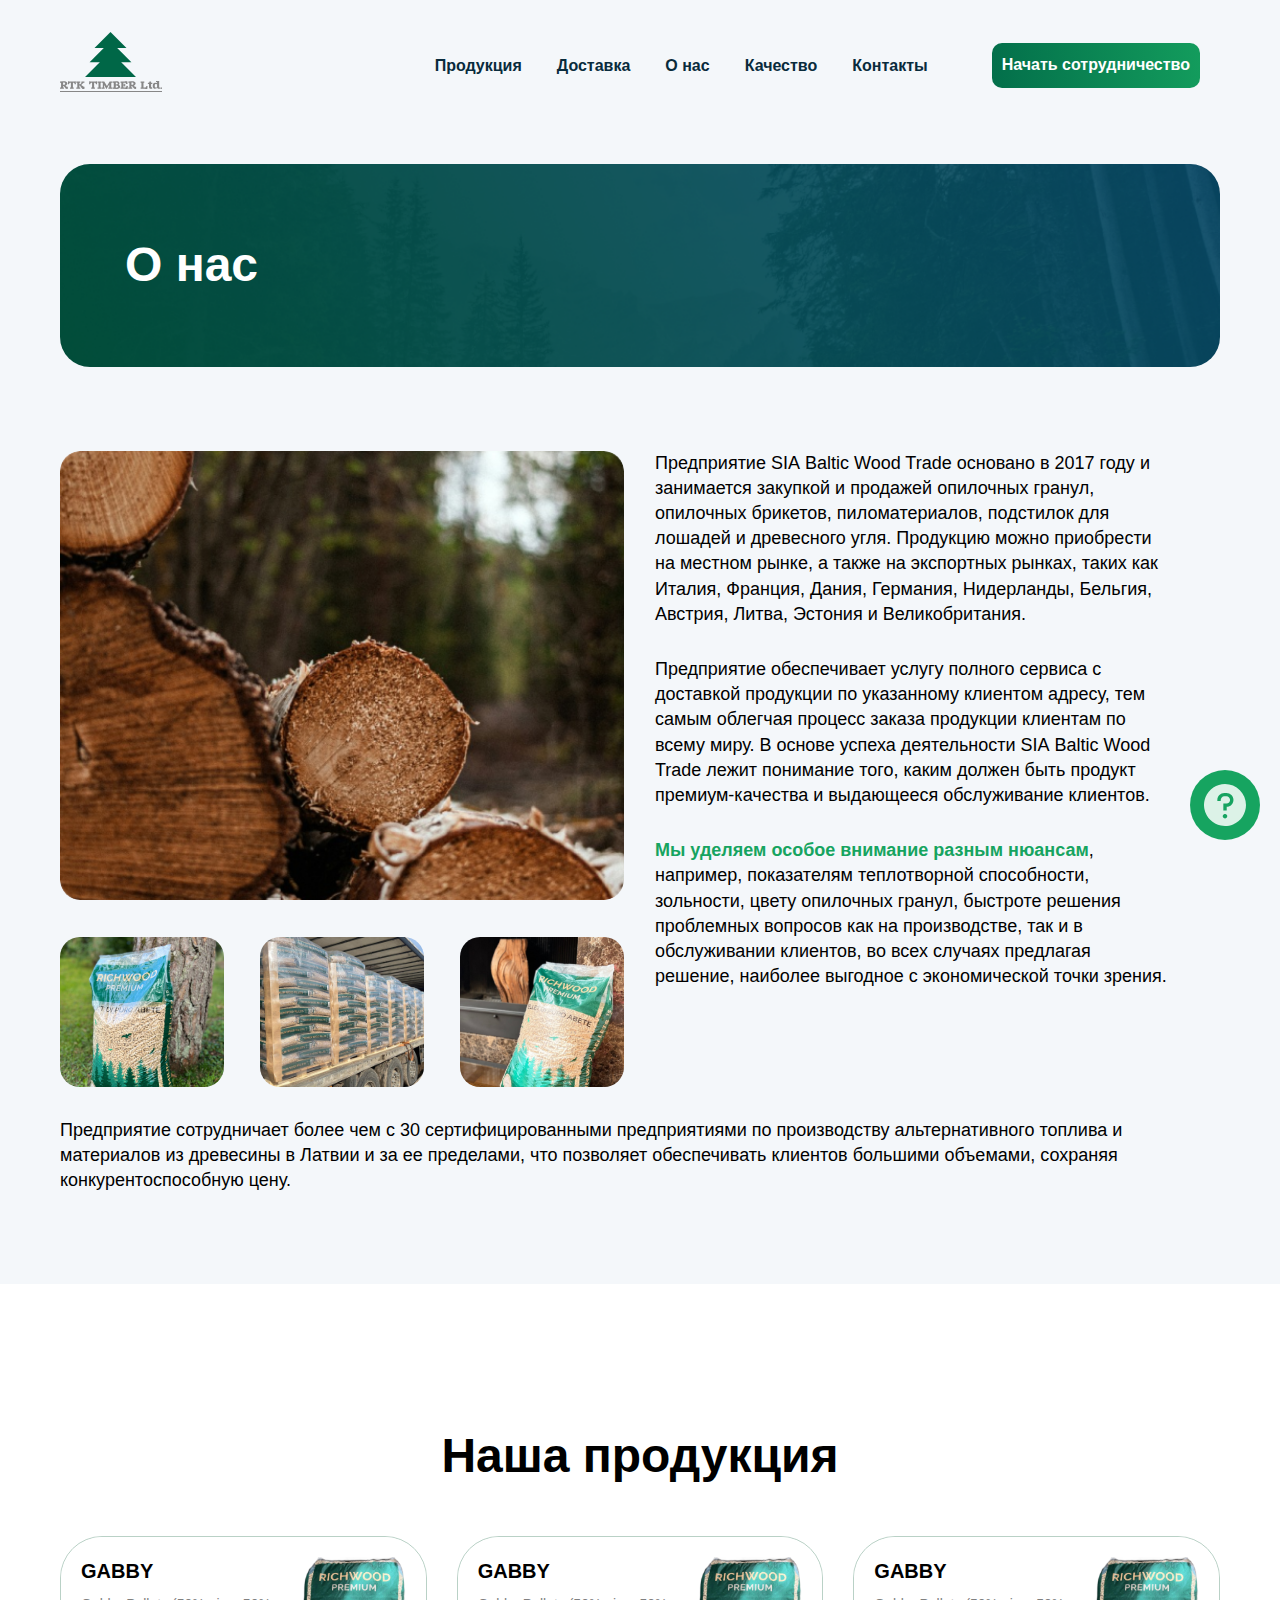
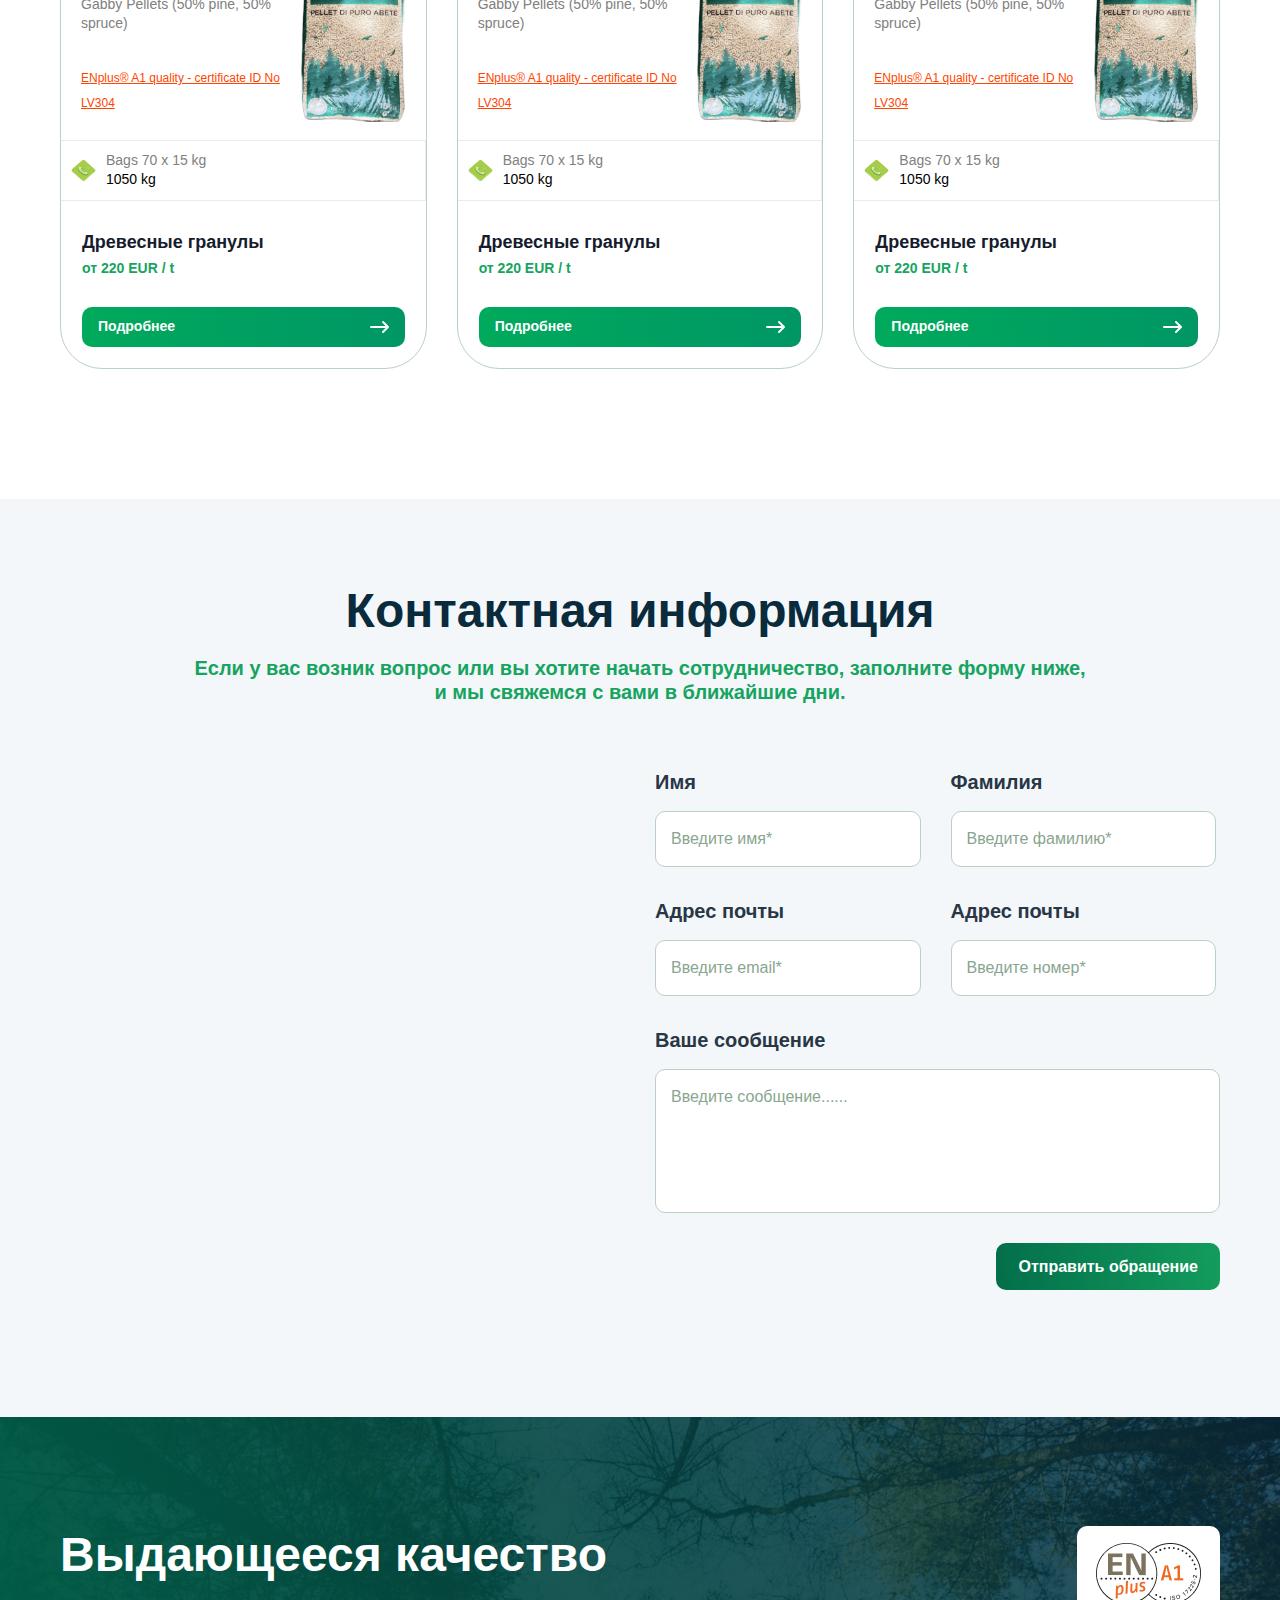
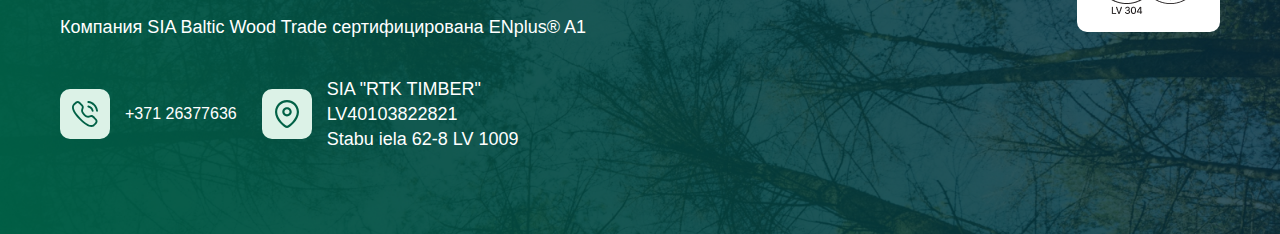
<file: RTK/about.html>
<!DOCTYPE html>
<html lang="ru">
<head>
  <meta charset="UTF-8">
  <meta name="viewport" content="width=device-width, initial-scale=1.0">
  <title>RTK TIMBER Ltd.</title>
  <link rel="stylesheet" href="css/vars.css">
  <link rel="stylesheet" href="css/global.css">
  <link rel="stylesheet" href="css/about.css">
</head>
<body>
  <button class="btn-pop-up">
    <img src="images/icons/question.svg" alt="иконка вопроса">
  </button>
  <div class="pop-up">
    <div class="pop-up__inner">
      <h3 class="pop-up__title">Нужна помощь?</h3>
      <p class="pop-up__text">Свяжитесь с нами или перейдите в раздел с часто задаваемыми вопросами.</p>
      <div class="pop-up__links">
        <a class="pop-up__link pop-up__link-tel" href="tel:+37126377636">
          <span>
            <img src="images/icons/phone.svg" alt="иконка телефона">
          </span>
          <span>+371 26377636</span>
        </a>
        <a class="pop-up__link pop-up__link-faq" href="faq.html">
          <span>
            <img src="images/icons/question.svg" alt="иконка вопроса">
          </span>
          <span>FAQ</span>
        </a>
      </div>
    </div>
  </div>
  <div class="mobile-menu">
    <nav class="mobile-menu__inner">
      <ul class="header__nav-list--mobile">
        <li>
          <a class="header__nav-link" href="#">Продукция</a>
        </li>
        <li>
          <a class="header__nav-link" href="delivery.html">Доставка</a>
        </li>
        <li>
          <a class="header__nav-link" href="about.html">О нас</a>
        </li>
        <li>
          <a class="header__nav-link" href="quality.html">Качество</a>
        </li>
        <li>
          <a class="header__nav-link" href="contacts.html">Контакты</a>
        </li>
        <li>
          <a class="header__nav-btn--mobile" href="cooperation.html">Начать сотрудничество</a>
        </li>
      </ul>
    </nav>
  </div>
  <header class="header d-center-between">
    <a href="index.html">
      <img src="images/logo.svg" alt="Логотип RTK TIMBER Ltd." width="102" height="60">
    </a>
    <nav class="d-center">
      <ul class="header__nav-list d-center-between">
        <li>
          <a class="header__nav-link" href="#">Продукция</a>
        </li>
        <li>
          <a class="header__nav-link" href="delivery.html">Доставка</a>
        </li>
        <li>
          <a class="header__nav-link" href="about.html">О нас</a>
        </li>
        <li>
          <a class="header__nav-link" href="quality.html">Качество</a>
        </li>
        <li>
          <a class="header__nav-link" href="contacts.html">Контакты</a>
        </li>
      </ul>
      <a  class="header__nav-btn" href="cooperation.html">Начать сотрудничество</a>
      <!-- <div>
        <select  class="header__nav-select" name="lang" id="select-lang">
          <option value="RU">RU</option>
          <option value="EN">EN</option>
        </select>
        <div class="header__nav-dropdown">0,00</div>
      </div> -->
      <button class="burger-btn">
        <div class="burger-btn__inner">
          <span></span>
          <span></span>
          <span></span>
        </div>
      </button>
    </nav>
  </header>
  <main>
    <section class="main-banner__wrapper section-main">
      <div class="main-banner section-main__banner">
        <h1 class="title-1 main-banner__title">О нас</h1>
      </div>
      <div class="section-main__content">
        <div class="section-main__content-left">
          <img class="section-main__content-main-image" src="images/about-1.png" alt="Брёвна в лесу">
          <div class="section-main__content-images">
            <img class="section-main__content-image" src="images/products/photo2.jpg" alt="Кактус на столе">
            <img class="section-main__content-image" src="images/products/photo6.jpg" alt="Дервео">
            <img class="section-main__content-image" src="images/products/photo4.jpg" alt="Лес">
          </div>
        </div>
        <div class="section-main__content-right">
          <p class="section-main__content-text">
            Предприятие SIA Baltic Wood Trade основано в 2017 году и занимается закупкой и продажей опилочных гранул, опилочных брикетов, пиломатериалов, подстилок для лошадей и древесного угля. Продукцию можно приобрести на местном рынке, а также на экспортных рынках, таких как Италия, Франция, Дания, Германия, Нидерланды, Бельгия, Австрия, Литва, Эстония и Великобритания.
          </p>
          <p class="section-main__content-text">
            Предприятие обеспечивает услугу полного сервиса с доставкой продукции по указанному клиентом адресу, тем самым облегчая процесс заказа продукции клиентам по всему миру. В основе успеха деятельности SIA Baltic Wood Trade лежит понимание того, каким должен быть продукт премиум-качества и выдающееся обслуживание клиентов.
          </p>
          <p class="section-main__content-text">
            <span class="text-green">Мы уделяем особое внимание разным нюансам</span>, например, показателям теплотворной способности, зольности, цвету опилочных гранул, быстроте решения проблемных вопросов как на производстве, так и в обслуживании клиентов, во всех случаях предлагая решение, наиболее выгодное с экономической точки зрения.
          </p>
        </div>
        <div class="section-main__content-images section-main__content-images--mobile">
          <img class="section-main__content-image" src="images/products/photo2.jpg" alt="Кактус на столе">
            <img class="section-main__content-image" src="images/products/photo6.jpg" alt="Дервео">
            <img class="section-main__content-image" src="images/products/photo4.jpg" alt="Лес">
        </div>
        <div class="section-main__content-bottom">
          <p class="section-main__content-text">
            Предприятие сотрудничает более чем с 30 сертифицированными предприятиями по производству альтернативного топлива и материалов из древесины в Латвии и за ее пределами, что позволяет обеспечивать клиентов большими объемами, сохраняя конкурентоспособную цену.
          </p>
        </div>
      </div>
    </section>
    <section class="section-products bg-white">
      <h2 class="title-1 section-products__title">Наша продукция</h2>
      <ul class="section-proucts__list products-list">
        <li class="products-list__item">
          <div class="products_list-item">
            <div class="products_list-item-top">
              <div class="products_list-item-top-left">
                <h2>Gabby</h2>
                <p>Gabby Pellets (50% pine, 50% spruce)</p>
                <a href="">ENplus® A1 quality - certificate ID No LV304</a>
              </div>
              <div class="products_list-item-top-rigth">
                <img src="images/fn-card.png" alt="">
              </div>
   
            </div>
            <div class="products_list-item-mid">
              <div class="products_list-item-mid-left">
                <div class="products_list-item-mid-item">
                  <img src="images/icons/dial-svgrepo-com.svg" alt="">
                  <div class="products_list-item-mid-item-text">
                    <p>Bags 70 x 15 kg</p>
                    <h4>1050 kg</h4>
                  </div>
                </div>
                <!-- <div class="products_list-item-mid-item">
                  <img src="images/icons/dial-svgrepo-com.svg" alt="">
  
                  <div class="products_list-item-mid-item-text">
                    <p>Bags 70 x 15 kg</p>
                    <h4>1050 kg</h4>
                  </div>
                </div>
                <div class="products_list-item-mid-item">
                  <img src="images/icons/dial-svgrepo-com.svg" alt="">
  
                  <div class="products_list-item-mid-item-text">
                    <p>Bags 70 x 15 kg</p>
                    <h4>1050 kg</h4>
                  </div>
                </div> -->
              </div>
              <!-- <div class="products_list-item-mid-right">
                <div class="products_list-item-mid-item">
                  <img src="images/icons/dial-svgrepo-com.svg" alt="">
  
                  <div class="products_list-item-mid-item-text">
                    <p>Bags 70 x 15 kg</p>
                    <h4>1050 kg</h4>
                  </div>
                </div>
                <div class="products_list-item-mid-item">
                  <img src="images/icons/dial-svgrepo-com.svg" alt="">
  
                  <div class="products_list-item-mid-item-text">
                    <p>Bags 70 x 15 kg</p>
                    <h4>1050 kg</h4>
                  </div>
                </div>
                <div class="products_list-item-mid-item">
                  <img src="images/icons/dial-svgrepo-com.svg" alt="">
  
                  <div class="products_list-item-mid-item-text">
                    <p>Bags 70 x 15 kg</p>
                    <h4>1050 kg</h4>
                  </div>
                </div>
              </div> -->
            </div>
            <!-- <div class="products_list-item-bot">
              <button>Request a price</button>
            </div> -->
          </div>
          <div class="products-list__bottom">
            <div>
              <h3 class="products-list__title">Древесные гранулы</h3>
              <p class="products-list__price">от 220 EUR / t</p>
            </div>
            <a class="products-list__link" href="#">Подробнее</a>
          </div>
        </li>
        <li class="products-list__item">
          <div class="products_list-item">
            <div class="products_list-item-top">
              <div class="products_list-item-top-left">
                <h2>Gabby</h2>
                <p>Gabby Pellets (50% pine, 50% spruce)</p>
                <a href="">ENplus® A1 quality - certificate ID No LV304</a>
              </div>
              <div class="products_list-item-top-rigth">
                <img src="images/fn-card.png" alt="">
              </div>
   
            </div>
            <div class="products_list-item-mid">
              <div class="products_list-item-mid-left">
                <div class="products_list-item-mid-item">
                  <img src="images/icons/dial-svgrepo-com.svg" alt="">
                  <div class="products_list-item-mid-item-text">
                    <p>Bags 70 x 15 kg</p>
                    <h4>1050 kg</h4>
                  </div>
                </div>
                <!-- <div class="products_list-item-mid-item">
                  <img src="images/icons/dial-svgrepo-com.svg" alt="">
  
                  <div class="products_list-item-mid-item-text">
                    <p>Bags 70 x 15 kg</p>
                    <h4>1050 kg</h4>
                  </div>
                </div>
                <div class="products_list-item-mid-item">
                  <img src="images/icons/dial-svgrepo-com.svg" alt="">
  
                  <div class="products_list-item-mid-item-text">
                    <p>Bags 70 x 15 kg</p>
                    <h4>1050 kg</h4>
                  </div>
                </div> -->
              </div>
              <!-- <div class="products_list-item-mid-right">
                <div class="products_list-item-mid-item">
                  <img src="images/icons/dial-svgrepo-com.svg" alt="">
  
                  <div class="products_list-item-mid-item-text">
                    <p>Bags 70 x 15 kg</p>
                    <h4>1050 kg</h4>
                  </div>
                </div>
                <div class="products_list-item-mid-item">
                  <img src="images/icons/dial-svgrepo-com.svg" alt="">
  
                  <div class="products_list-item-mid-item-text">
                    <p>Bags 70 x 15 kg</p>
                    <h4>1050 kg</h4>
                  </div>
                </div>
                <div class="products_list-item-mid-item">
                  <img src="images/icons/dial-svgrepo-com.svg" alt="">
  
                  <div class="products_list-item-mid-item-text">
                    <p>Bags 70 x 15 kg</p>
                    <h4>1050 kg</h4>
                  </div>
                </div>
              </div> -->
            </div>
            <!-- <div class="products_list-item-bot">
              <button>Request a price</button>
            </div> -->
          </div>
          <div class="products-list__bottom">
            <div>
              <h3 class="products-list__title">Древесные гранулы</h3>
              <p class="products-list__price">от 220 EUR / t</p>
            </div>
            <a class="products-list__link" href="#">Подробнее</a>
          </div>
        </li>
        <li class="products-list__item">
          <div class="products_list-item">
            <div class="products_list-item-top">
              <div class="products_list-item-top-left">
                <h2>Gabby</h2>
                <p>Gabby Pellets (50% pine, 50% spruce)</p>
                <a href="">ENplus® A1 quality - certificate ID No LV304</a>
              </div>
              <div class="products_list-item-top-rigth">
                <img src="images/fn-card.png" alt="">
              </div>
   
            </div>
            <div class="products_list-item-mid">
              <div class="products_list-item-mid-left">
                <div class="products_list-item-mid-item">
                  <img src="images/icons/dial-svgrepo-com.svg" alt="">
                  <div class="products_list-item-mid-item-text">
                    <p>Bags 70 x 15 kg</p>
                    <h4>1050 kg</h4>
                  </div>
                </div>
                <!-- <div class="products_list-item-mid-item">
                  <img src="images/icons/dial-svgrepo-com.svg" alt="">
  
                  <div class="products_list-item-mid-item-text">
                    <p>Bags 70 x 15 kg</p>
                    <h4>1050 kg</h4>
                  </div>
                </div>
                <div class="products_list-item-mid-item">
                  <img src="images/icons/dial-svgrepo-com.svg" alt="">
  
                  <div class="products_list-item-mid-item-text">
                    <p>Bags 70 x 15 kg</p>
                    <h4>1050 kg</h4>
                  </div>
                </div> -->
              </div>
              <!-- <div class="products_list-item-mid-right">
                <div class="products_list-item-mid-item">
                  <img src="images/icons/dial-svgrepo-com.svg" alt="">
  
                  <div class="products_list-item-mid-item-text">
                    <p>Bags 70 x 15 kg</p>
                    <h4>1050 kg</h4>
                  </div>
                </div>
                <div class="products_list-item-mid-item">
                  <img src="images/icons/dial-svgrepo-com.svg" alt="">
  
                  <div class="products_list-item-mid-item-text">
                    <p>Bags 70 x 15 kg</p>
                    <h4>1050 kg</h4>
                  </div>
                </div>
                <div class="products_list-item-mid-item">
                  <img src="images/icons/dial-svgrepo-com.svg" alt="">
  
                  <div class="products_list-item-mid-item-text">
                    <p>Bags 70 x 15 kg</p>
                    <h4>1050 kg</h4>
                  </div>
                </div>
              </div> -->
            </div>
            <!-- <div class="products_list-item-bot">
              <button>Request a price</button>
            </div> -->
          </div>
          <div class="products-list__bottom">
            <div>
              <h3 class="products-list__title">Древесные гранулы</h3>
              <p class="products-list__price">от 220 EUR / t</p>
            </div>
            <a class="products-list__link" href="#">Подробнее</a>
          </div>
        </li>
      </ul>
    </section>
    <section class="section-contacts">
      <h2 class="title-1 section-contacts__title">Контактная информация</h2>
      <p class="section-contacts__text">Если у вас возник вопрос или вы хотите начать сотрудничество, заполните форму ниже, и мы свяжемся с вами в ближайшие дни.</p>
      <div class="section-contacts__content">
        <div class="section-contacts__left">
          <div class="section-contacts__map">
            <iframe src="https://www.google.com/maps/embed?pb=!1m18!1m12!1m3!1d17136.477542936304!2d24.209155720240776!3d56.89257624809044!2m3!1f0!2f0!3f0!3m2!1i1024!2i768!4f13.1!3m3!1m2!1s0x46eed25c996e2869%3A0xe9f9d55bf4d96d21!2zQXRiYWxzcyBpZWxhIDUsIExhdGdhbGVzIHByaWVrxaFwaWxzxJN0YSwgUsSrZ2EsIExWLTEwNjMsINCb0LDRgtCy0LjRjw!5e0!3m2!1sru!2sru!4v1717455332401!5m2!1sru!2sru" width="100%" height="450" style="border:0;" allowfullscreen="" loading="lazy" referrerpolicy="no-referrer-when-downgrade"></iframe>
          </div>
          <!-- <div class="section-contacts__info">
            <div class="section-contacts__info-item">
              <div>
                <img src="images/icons/geo-mark.svg" alt="иконка" width="24" height="28">
              </div>
              <p>Улица Пушкина, дом Колотушкина 182, п. 93</p>
            </div>
            <div class="section-contacts__info-item">
              <div>
                <img src="images/icons/clock.svg" alt="иконка" width="29" height="29">
              </div>
              <div>
                <p><span>ПН-ПТ</span> 08:00 - 17:00</p>
              <p><span>СБ</span>10:00 - 16:00</p>
              </div>
            </div>
          </div> -->
        </div>
        <div class="section-contacts__right">
          <form class="section-contacts__form">
            <label>
              <span>Имя</span>
              <input name="name" type="text" placeholder="Введите имя*">
            </label>
            <label>
              <span>Фамилия</span>
              <input type="text" placeholder="Введите фамилию*">
            </label>
            <label>
              <span>Адрес почты</span>
              <input type="email" placeholder="Введите email*">
            </label>
            <label>
              <span>Адрес почты</span>
              <input type="tel" placeholder="Введите номер*">
            </label>
            <label class="section-contacts__form-message">
              <span>Ваше сообщение</span>
              <textarea name="message" id="message" placeholder="Введите сообщение......"></textarea>
            </label>
            <button class="section-contacts__form-btn">Отправить обращение</button>
          </form>
        </div>
      </div>
    </section>
  </main>
  <footer class="footer">
    <div>
      <h2 class="title-1 footer__title">Выдающееся качество</h2>
      <p class="footer__text">Компания SIA Baltic Wood Trade сертифицирована ENplus® A1
      </p>
      <div class="footer__contacts">
        <!-- <div class="footer__contact">
          <div class="footer__contact-icon">
            <img src="images/icons/letter.svg" alt="иконка">
          </div>
          <a href="mailto:dsasdasd@sample.com">dsasdasd@sample.com</a>
        </div> -->
        <div class="footer__contact"> 
          <div class="footer__contact-icon">
            <img src="images/icons/phone-active.svg" alt="иконка">
          </div>
          <a href="tel:+37126377636">+371 26377636</a>
        </div>
        <div class="footer__contact"> 
          <div class="footer__contact-icon">
            <img src="images/icons/geo-mark.svg" alt="иконка" width="24" height="28">
          </div>
          <div>
            <p>
              SIA "RTK TIMBER"
            </p>
            <p>
              LV40103822821
            </p>
            <p>         
              Stabu iela 62-8 LV 1009
            </p>
          </div>
        </div>
      </div>
    </div>
    <div class="footer__right-wrapper">
      <div class="footer__right">
        <!--<img src="images/certificate/certificate-4.png" alt="сертификат 4">-->
        <!--<img src="images/certificate/certificate-3.png" alt="сертификат 3">-->
        <img src="images/certificate/certificate-2.png" alt="сертификат 2">
        <!-- <img src="images/certificate/certificate-1.png" alt="сертификат 1"> -->
      </div>
    </div>
  </footer>
  <script src="js/index.js"></script>
</body>
</html>
</file>
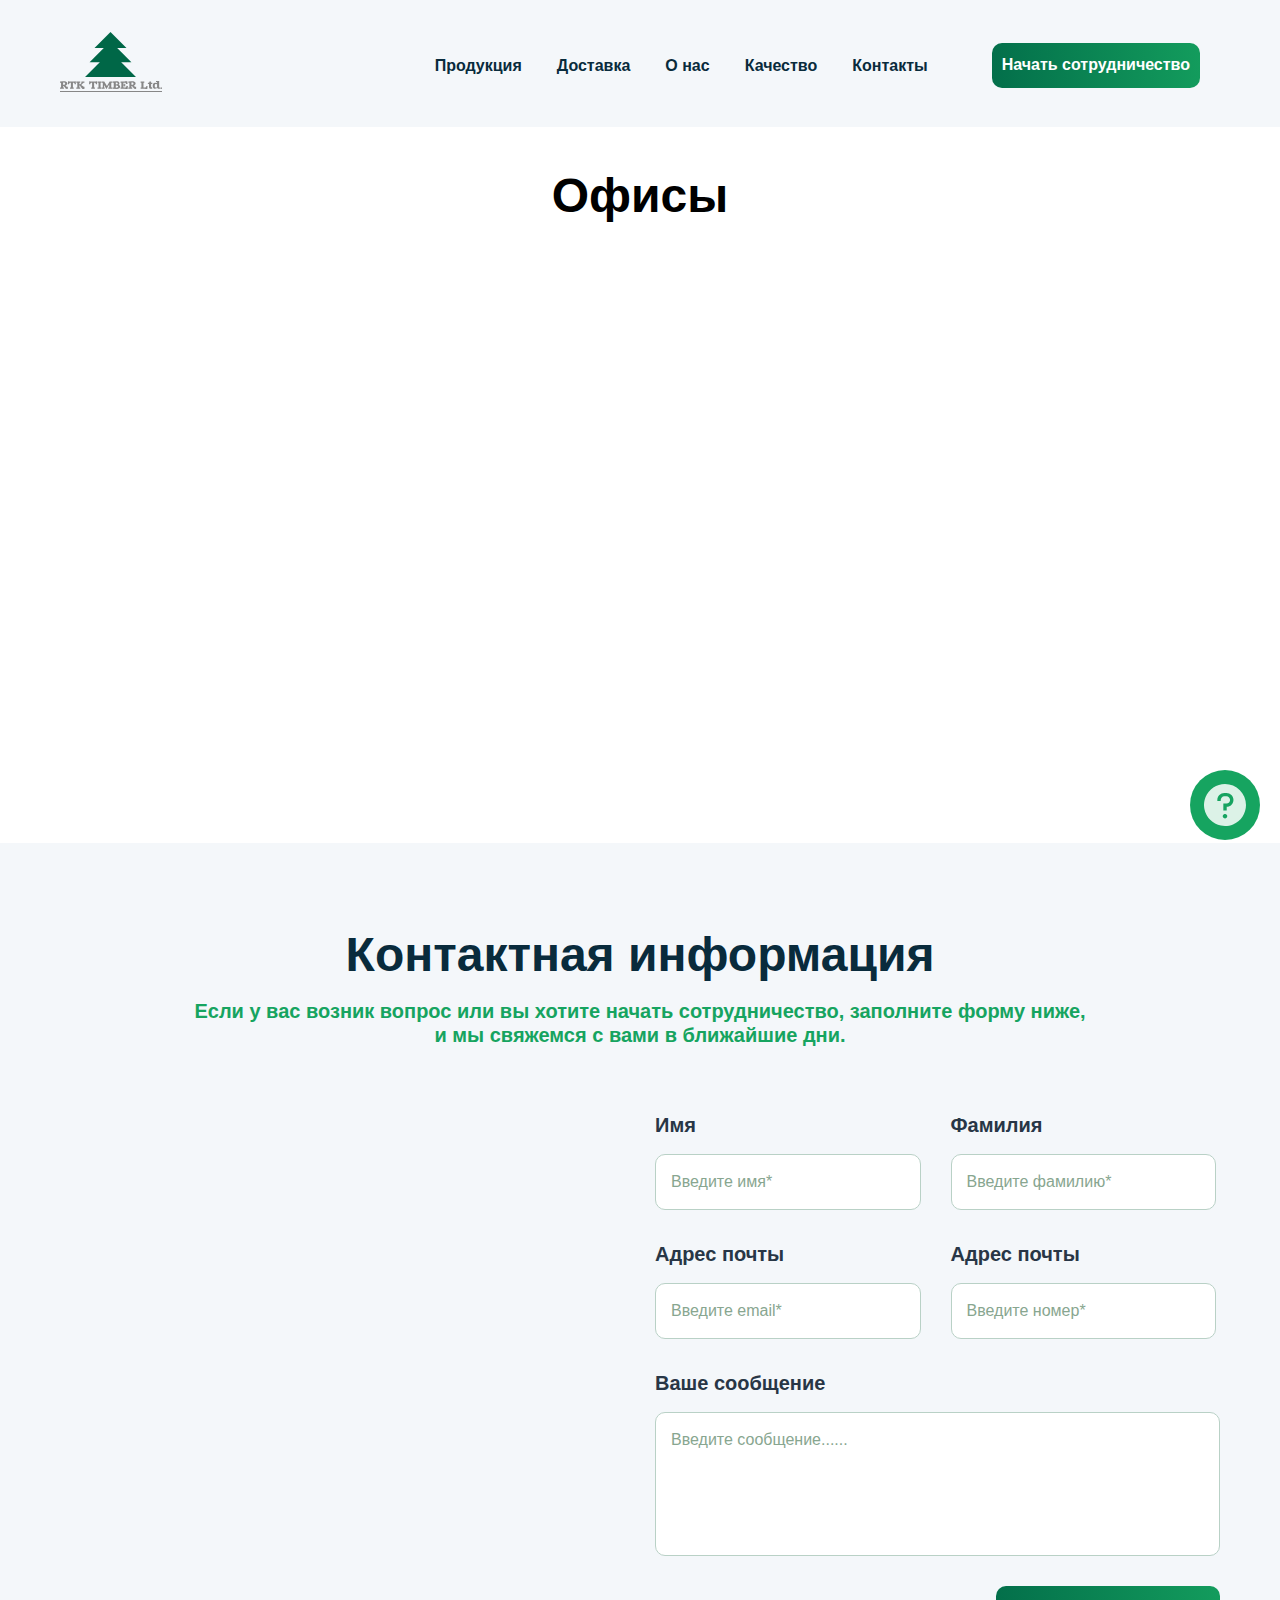
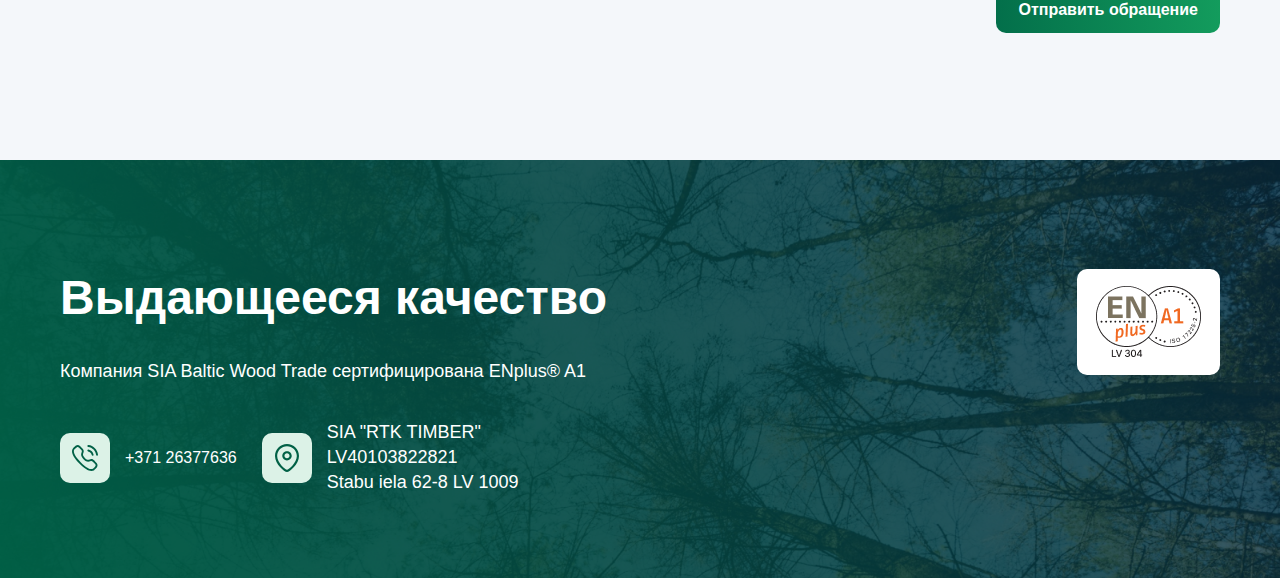
<file: RTK/contacts.html>
<!DOCTYPE html>
<html lang="ru">
<head>
  <meta charset="UTF-8">
  <meta name="viewport" content="width=device-width, initial-scale=1.0">
  <title>RTK TIMBER Ltd.</title>
  <link rel="stylesheet" href="css/vars.css">
  <link rel="stylesheet" href="css/global.css">
  <link rel="stylesheet" href="css/contactc.css">
</head>
<body>
  <button class="btn-pop-up">
    <img src="images/icons/question.svg" alt="иконка вопроса">
  </button>
  <div class="pop-up">
    <div class="pop-up__inner">
      <h3 class="pop-up__title">Нужна помощь?</h3>
      <p class="pop-up__text">Свяжитесь с нами или перейдите в раздел с часто задаваемыми вопросами.</p>
      <div class="pop-up__links">
        <a class="pop-up__link pop-up__link-tel" href="tel:+37126377636">
          <span>
            <img src="images/icons/phone.svg" alt="иконка телефона">
          </span>
          <span>+371 26377636</span>
        </a>
        <a class="pop-up__link pop-up__link-faq" href="faq.html">
          <span>
            <img src="images/icons/question.svg" alt="иконка вопроса">
          </span>
          <span>FAQ</span>
        </a>
      </div>
    </div>
  </div>
  <div class="mobile-menu">
    <nav class="mobile-menu__inner">
      <ul class="header__nav-list--mobile">
        <li>
          <a class="header__nav-link" href="#">Продукция</a>
        </li>
        <li>
          <a class="header__nav-link" href="delivery.html">Доставка</a>
        </li>
        <li>
          <a class="header__nav-link" href="about.html">О нас</a>
        </li>
        <li>
          <a class="header__nav-link" href="quality.html">Качество</a>
        </li>
        <li>
          <a class="header__nav-link" href="contacts.html">Контакты</a>
        </li>
        <li>
          <a class="header__nav-btn--mobile" href="cooperation.html">Начать сотрудничество</a>
        </li>
      </ul>
    </nav>
  </div>
  <header class="header d-center-between">
    <a href="index.html">
      <img src="images/logo.svg" alt="Логотип RTK TIMBER Ltd." width="102" height="60">
    </a>
    <nav class="d-center">
      <ul class="header__nav-list d-center-between">
        <li>
          <a class="header__nav-link" href="#">Продукция</a>
        </li>
        <li>
          <a class="header__nav-link" href="delivery.html">Доставка</a>
        </li>
        <li>
          <a class="header__nav-link" href="about.html">О нас</a>
        </li>
        <li>
          <a class="header__nav-link" href="quality.html">Качество</a>
        </li>
        <li>
          <a class="header__nav-link" href="contacts.html">Контакты</a>
        </li>
      </ul>
      <a  class="header__nav-btn" href="cooperation.html">Начать сотрудничество</a>
      <!-- <div>
        <select  class="header__nav-select" name="lang" id="select-lang">
          <option value="RU">RU</option>
          <option value="EN">EN</option>
        </select>
        <div class="header__nav-dropdown">0,00</div>
      </div> -->
      <button class="burger-btn">
        <div class="burger-btn__inner">
          <span></span>
          <span></span>
          <span></span>
        </div>
      </button>
    </nav>
  </header>
  <main>
    <!-- <section class="section-people bg-white">
      <h2 class="section-people__title title-1">Контакты</h2>
      <ul class="section-people__list">
        <li class="section-people__item item-card">
          <div class="item-card__top">
            <div class="item-card__top-icon">
              <img src="images/icons/service.svg" alt="Телефон">
            </div>
            <div>
              <h3 class="item-card__top-title">Обслуживание клиентов</h3>
              <p class="item-card__top-text">Для заказов и справок</p>
            </div>
          </div>
          <div class="item-card__bottom">
            <div class="item-card__bottom-item">
              <img src="images/icons/phone-active.svg" alt="иконка телефона">
              <a href="tel:+37128 388 352">+371 28 388 352</a>
            </div>
            <div class="item-card__bottom-item">
              <img src="images/icons/letter.svg" alt="иконка письма">
              <a href="mailto:eva.andersone@balticwt.lv">eva.andersone@balticwt.lv</a>
            </div>
          </div>
        </li>  
        <li class="section-people__item item-card">
          <div class="item-card__top">
            <div class="item-card__top-icon">
              <img src="images/icons/person.svg" alt="иконка человека">
            </div>
            <div>
              <h3 class="item-card__top-title">Kristaps Rūsa</h3>
              <p class="item-card__top-text">Член правления</p>
            </div>
          </div>
          <div class="item-card__bottom">
            <div class="item-card__bottom-item">
              <img src="images/icons/phone-active.svg" alt="иконка телефона">
              <a href="tel:+37128 388 352">+371 28 388 352</a>
            </div>
            <div class="item-card__bottom-item">
              <img src="images/icons/letter.svg"  alt="иконка письма">
              <a href="mailto:eva.andersone@balticwt.lv">eva.andersone@balticwt.lv</a>
            </div>
          </div>
        </li>  
        <li class="section-people__item item-card">
          <div class="item-card__top">
            <div class="item-card__top-icon">
              <img src="images/icons/person.svg" alt="иконка человека">
            </div>
            <div>
              <h3 class="item-card__top-title">Kristīne Guļa</h3>
              <p class="item-card__top-text">Обслуживание экспортных клиентов</p>
            </div>
          </div>
          <div class="item-card__bottom">
            <div class="item-card__bottom-item">
              <img src="images/icons/phone-active.svg" alt="иконка телефона">
              <a href="tel:+37128 388 352">+371 28 388 352</a>
            </div>
            <div class="item-card__bottom-item">
              <img src="images/icons/letter.svg"  alt="иконка письма">
              <a href="mailto:eva.andersone@balticwt.lv">eva.andersone@balticwt.lv</a>
            </div>
          </div>
        </li>  
        <li class="section-people__item item-card">
          <div class="item-card__top">
            <div class="item-card__top-icon">
              <img src="images/icons/person.svg" alt="иконка человека">
            </div>
            <div>
              <h3 class="item-card__top-title">Madara Kļaviņa</h3>
              <p class="item-card__top-text">Обслуживание экспортных клиентов</p>
            </div>
          </div>
          <div class="item-card__bottom">
            <div class="item-card__bottom-item">
              <img src="images/icons/phone-active.svg" alt="иконка телефона">
              <a href="tel:+37128 388 352">+371 28 388 352</a>
            </div>
            <div class="item-card__bottom-item">
              <img src="images/icons/letter.svg"  alt="иконка письма">
              <a href="mailto:eva.andersone@balticwt.lv">eva.andersone@balticwt.lv</a>
            </div>
          </div>
        </li>  
        <li class="section-people__item item-card">
          <div class="item-card__top">
            <div class="item-card__top-icon">
              <img src="images/icons/person.svg" alt="иконка человека">
            </div>
            <div>
              <h3 class="item-card__top-title">Laura Brengule</h3>
              <p class="item-card__top-text">Обслуживание экспортных клиентов</p>
            </div>
          </div>
          <div class="item-card__bottom">
            <div class="item-card__bottom-item">
              <img src="images/icons/phone-active.svg" alt="иконка телефона">
              <a href="tel:+37128 388 352">+371 28 388 352</a>
            </div>
            <div class="item-card__bottom-item">
              <img src="images/icons/letter.svg"  alt="иконка письма">
              <a href="mailto:eva.andersone@balticwt.lv">eva.andersone@balticwt.lv</a>
            </div>
          </div>
        </li>  
        <li class="section-people__item item-card">
          <div class="item-card__top">
            <div class="item-card__top-icon">
              <img src="images/icons/person.svg" alt="иконка человека">
            </div>
            <div>
              <h3 class="item-card__top-title">Linda Jekimova</h3>
              <p class="item-card__top-text">Обслуживание экспортных клиентов</p>
            </div>
          </div>
          <div class="item-card__bottom">
            <div class="item-card__bottom-item">
              <img src="images/icons/phone-active.svg" alt="иконка телефона">
              <a href="tel:+37128 388 352">+371 28 388 352</a>
            </div>
            <div class="item-card__bottom-item">
              <img src="images/icons/letter.svg"  alt="иконка письма">
              <a href="mailto:eva.andersone@balticwt.lv">eva.andersone@balticwt.lv</a>
            </div>
          </div>
        </li>  
      </ul>
    </section> -->
    <section class="section-office bg-white">
      <h2 class="section-office__title title-1">Офисы</h2>
      <div class="section-office__map">
        <iframe src="https://www.google.com/maps/embed?pb=!1m18!1m12!1m3!1d17136.477542936304!2d24.209155720240776!3d56.89257624809044!2m3!1f0!2f0!3f0!3m2!1i1024!2i768!4f13.1!3m3!1m2!1s0x46eed25c996e2869%3A0xe9f9d55bf4d96d21!2zQXRiYWxzcyBpZWxhIDUsIExhdGdhbGVzIHByaWVrxaFwaWxzxJN0YSwgUsSrZ2EsIExWLTEwNjMsINCb0LDRgtCy0LjRjw!5e0!3m2!1sru!2sru!4v1717455332401!5m2!1sru!2sru" width="100%" height="450" style="border:0;" allowfullscreen="" loading="lazy" referrerpolicy="no-referrer-when-downgrade"></iframe>
      </div>
      <!-- <div class="section-office__info">
        <div class="section-office__info-item__wrapper">
          <div class="section-office__info-item">
            <div class="section-office__info-item-icon">
              <img src="images/icons/geo-mark.svg" alt="иконка адреса">
            </div>
              <p class="section-office__info-item-text">Улица Пушкина, дом Колотушкина 182, п. 93</p>
          </div>
          <div class="section-office__info-item">
            <div class="section-office__info-item-icon">
              <img src="images/icons/clock.svg" alt="иконка часов">
            </div>
            <div>
            <p class="section-office__info-item-text">
              <span>
                <span class="text-green">ПН-ПТ</span> 
                08:00 - 17:00
              </span>
              <span>
                <span class="text-green">СБ</span> 
                10:00 - 16:00
              </span>
              <p>
                <span class="text-green">ВС</span> 
                выходной
              </p>
            </p>
          </div>
        </div>
        </div>
        <div class="section-office__info-item__wrapper">
          <div class="section-office__info-item">
            <div class="section-office__info-item-icon">
              <img src="images/icons/info.svg" alt="иконка адреса">
            </div>
            <p class="section-office__info-item-text">SIA Baltic Wood Trade Рег. номер плательщика НДС:
              LV54103112331 ул. Вайвес, 2а-44, г. Цесис, LV-4101SEB BankaLV05UNLA0055000177519</p>
          </div>
        </div>
      </div> -->
    </section>
    <section class="section-contacts">
      <h2 class="title-1 section-contacts__title">Контактная информация</h2>
      <p class="section-contacts__text">Если у вас возник вопрос или вы хотите начать сотрудничество, заполните форму ниже, и мы свяжемся с вами в ближайшие дни.</p>
      <div class="section-contacts__content">
        <div class="section-contacts__left">
          <div class="section-contacts__map">
            <iframe src="https://www.google.com/maps/embed?pb=!1m18!1m12!1m3!1d17136.477542936304!2d24.209155720240776!3d56.89257624809044!2m3!1f0!2f0!3f0!3m2!1i1024!2i768!4f13.1!3m3!1m2!1s0x46eed25c996e2869%3A0xe9f9d55bf4d96d21!2zQXRiYWxzcyBpZWxhIDUsIExhdGdhbGVzIHByaWVrxaFwaWxzxJN0YSwgUsSrZ2EsIExWLTEwNjMsINCb0LDRgtCy0LjRjw!5e0!3m2!1sru!2sru!4v1717455332401!5m2!1sru!2sru" width="100%" height="450" style="border:0;" allowfullscreen="" loading="lazy" referrerpolicy="no-referrer-when-downgrade"></iframe>
          </div>
          <!-- <div class="section-contacts__info">
            <div class="section-contacts__info-item">
              <div>
                <img src="images/icons/geo-mark.svg" alt="иконка" width="24" height="28">
              </div>
              <p>Улица Пушкина, дом Колотушкина 182, п. 93</p>
            </div>
            <div class="section-contacts__info-item">
              <div>
                <img src="images/icons/clock.svg" alt="иконка" width="29" height="29">
              </div>
              <div>
                <p><span>ПН-ПТ</span> 08:00 - 17:00</p>
              <p><span>СБ</span>10:00 - 16:00</p>
              </div>
            </div>
          </div> -->
        </div>
        <div class="section-contacts__right">
          <form class="section-contacts__form">
            <label>
              <span>Имя</span>
              <input name="name" type="text" placeholder="Введите имя*">
            </label>
            <label>
              <span>Фамилия</span>
              <input type="text" placeholder="Введите фамилию*">
            </label>
            <label>
              <span>Адрес почты</span>
              <input type="email" placeholder="Введите email*">
            </label>
            <label>
              <span>Адрес почты</span>
              <input type="tel" placeholder="Введите номер*">
            </label>
            <label class="section-contacts__form-message">
              <span>Ваше сообщение</span>
              <textarea name="message" id="message" placeholder="Введите сообщение......"></textarea>
            </label>
            <button class="section-contacts__form-btn">Отправить обращение</button>
          </form>
        </div>
      </div>
    </section>
  </main>
  <footer class="footer">
    <div>
      <h2 class="title-1 footer__title">Выдающееся качество</h2>
      <p class="footer__text">Компания SIA Baltic Wood Trade сертифицирована ENplus® A1
      </p>
      <div class="footer__contacts">
        <!-- <div class="footer__contact">
          <div class="footer__contact-icon">
            <img src="images/icons/letter.svg" alt="иконка">
          </div>
          <a href="mailto:dsasdasd@sample.com">dsasdasd@sample.com</a>
        </div> -->
        <div class="footer__contact"> 
          <div class="footer__contact-icon">
            <img src="images/icons/phone-active.svg" alt="иконка">
          </div>
          <a href="tel:+37126377636">+371 26377636</a>
        </div>
        <div class="footer__contact"> 
          <div class="footer__contact-icon">
            <img src="images/icons/geo-mark.svg" alt="иконка" width="24" height="28">
          </div>
          <div>
            <p>
              SIA "RTK TIMBER"
            </p>
            <p>
              LV40103822821
            </p>
            <p>         
              Stabu iela 62-8 LV 1009
            </p>
          </div>
        </div>
      </div>
    </div>
    <div class="footer__right-wrapper">
      <div class="footer__right">
        <!--<img src="images/certificate/certificate-4.png" alt="сертификат 4">-->
        <!--<img src="images/certificate/certificate-3.png" alt="сертификат 3">-->
        <img src="images/certificate/certificate-2.png" alt="сертификат 2">
        <!-- <img src="images/certificate/certificate-1.png" alt="сертификат 1"> -->
      </div>
    </div>
  </footer>
  <script src="js/index.js"></script>
</body>
</html>
</file>
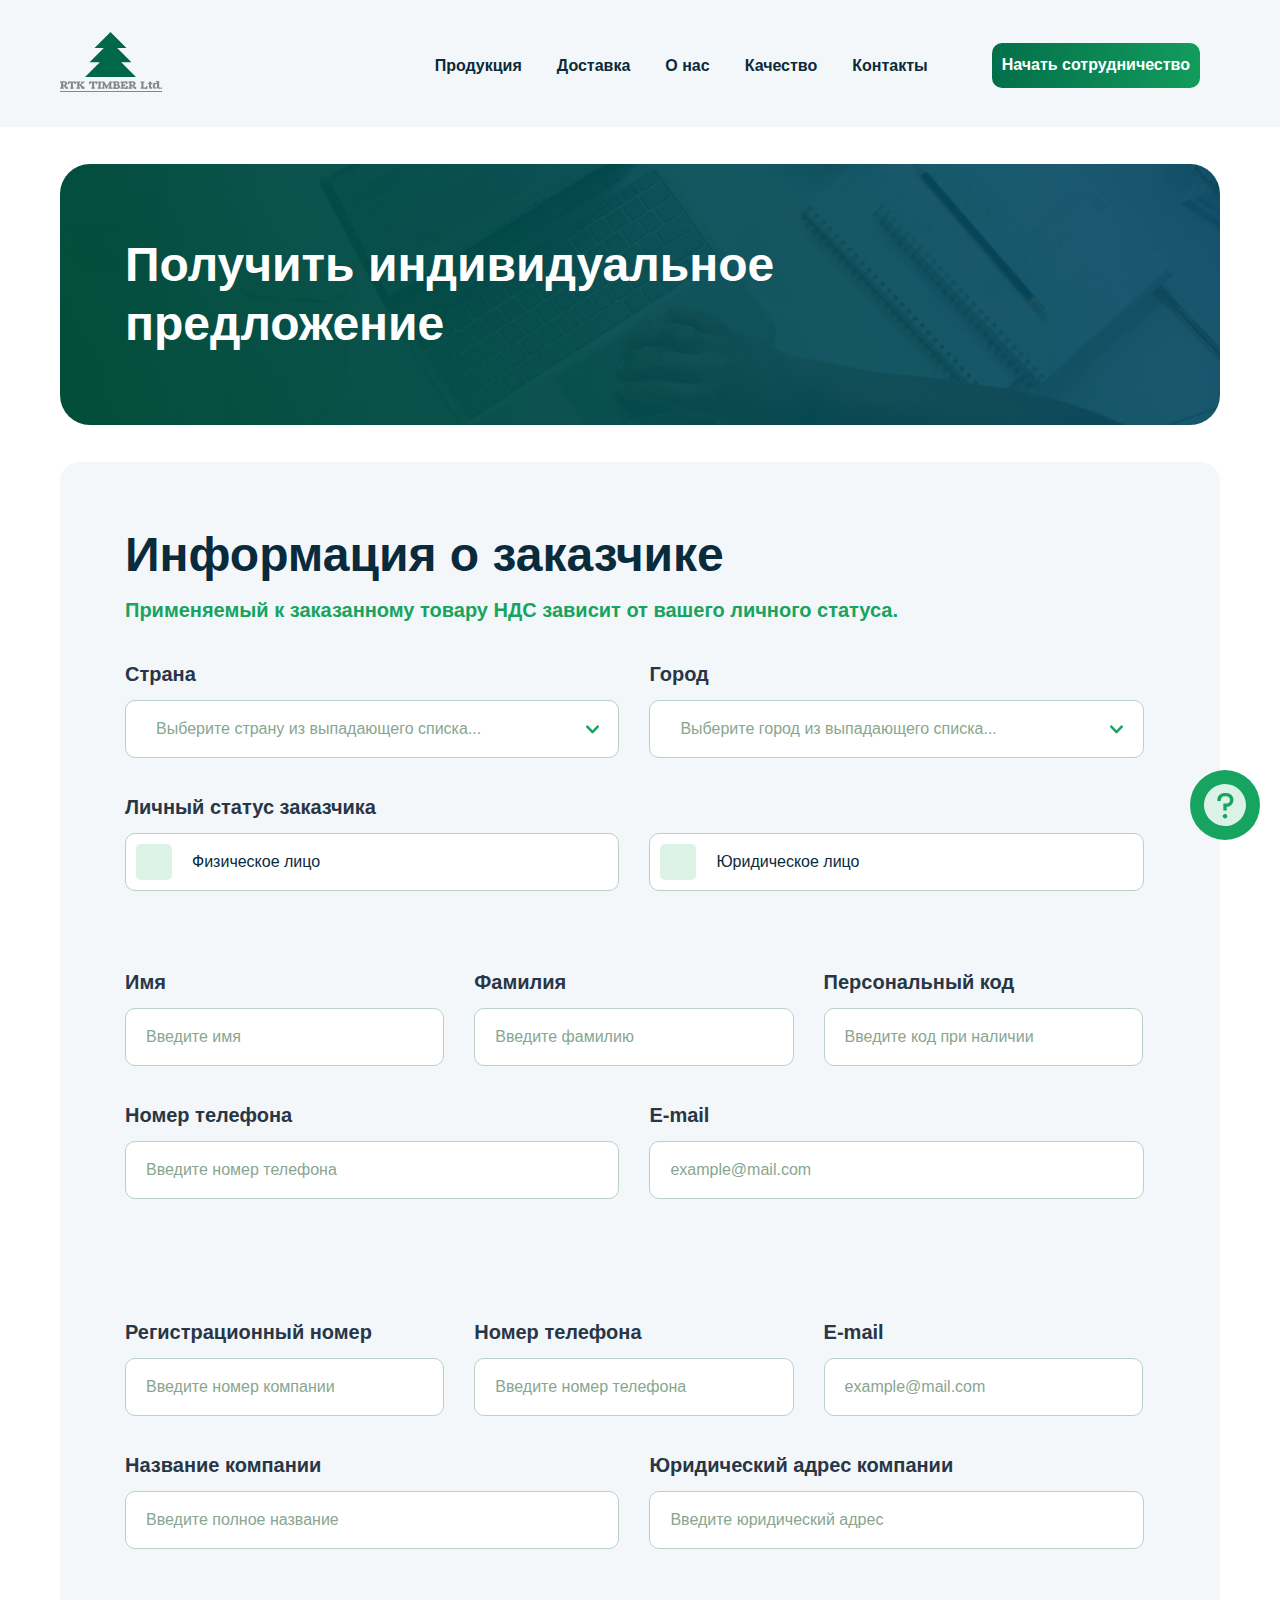
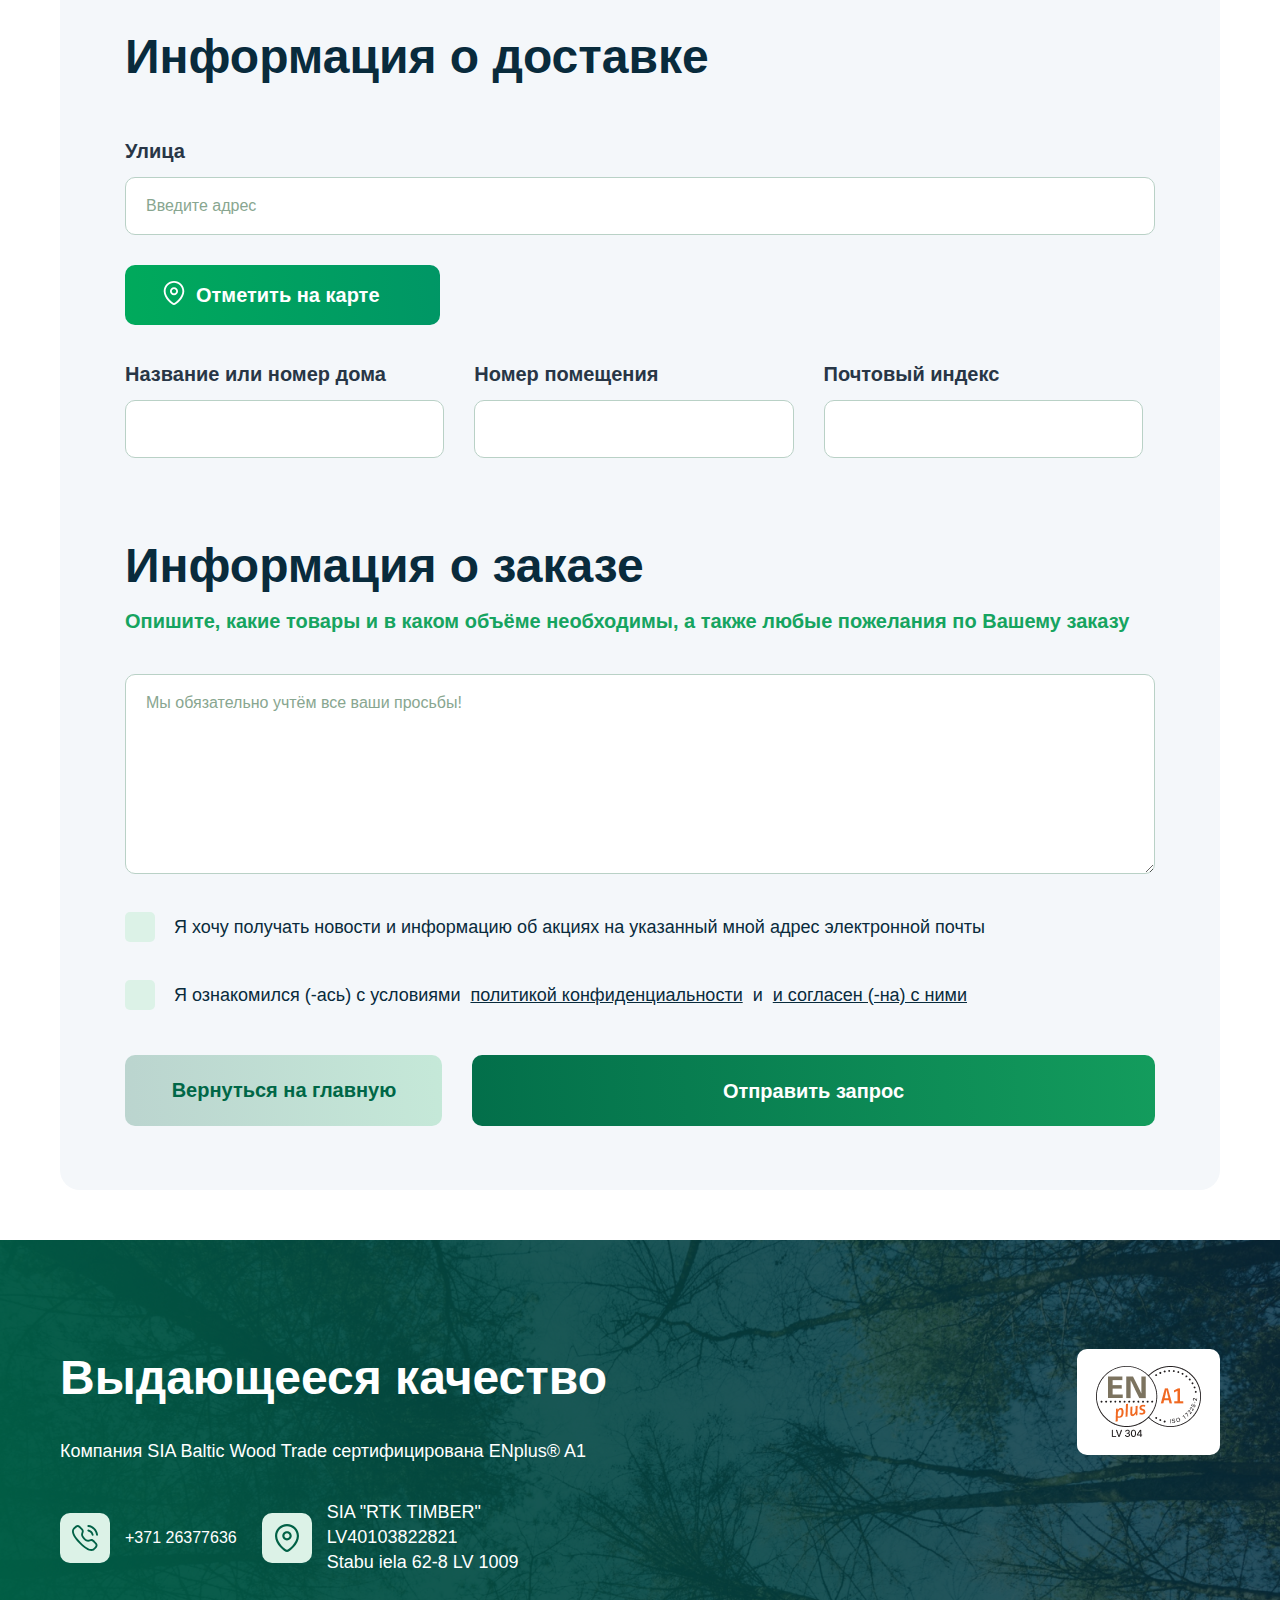
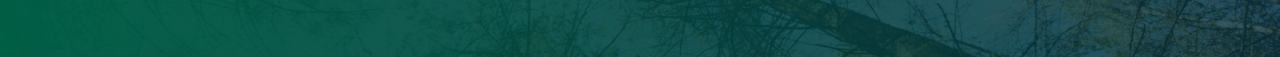
<file: RTK/cooperation.html>
<!DOCTYPE html>
<html lang="ru">
<head>
  <meta charset="UTF-8">
  <meta name="viewport" content="width=device-width, initial-scale=1.0">
  <title>RTK TIMBER Ltd.</title>
  <link rel="stylesheet" href="css/vars.css">
  <link rel="stylesheet" href="css/global.css">
  <link rel="stylesheet" href="css/cooperation.css">
</head>
<body>
  <button class="btn-pop-up">
    <img src="images/icons/question.svg" alt="иконка вопроса">
  </button>
  <div class="pop-up">
    <div class="pop-up__inner">
      <h3 class="pop-up__title">Нужна помощь?</h3>
      <p class="pop-up__text">Свяжитесь с нами или перейдите в раздел с часто задаваемыми вопросами.</p>
      <div class="pop-up__links">
        <a class="pop-up__link pop-up__link-tel" href="tel:+37128059655">
          <span>
            <img src="images/icons/phone.svg" alt="иконка телефона">
          </span>
          <span>+371 28059655</span>
        </a>
        <a class="pop-up__link pop-up__link-faq" href="faq.html">
          <span>
            <img src="images/icons/question.svg" alt="иконка вопроса">
          </span>
          <span>FAQ</span>
        </a>
      </div>
    </div>
  </div>
  <div class="mobile-menu">
    <nav class="mobile-menu__inner">
      <ul class="header__nav-list--mobile">
        <li>
          <a class="header__nav-link" href="#">Продукция</a>
        </li>
        <li>
          <a class="header__nav-link" href="delivery.html">Доставка</a>
        </li>
        <li>
          <a class="header__nav-link" href="about.html">О нас</a>
        </li>
        <li>
          <a class="header__nav-link" href="quality.html">Качество</a>
        </li>
        <li>
          <a class="header__nav-link" href="contacts.html">Контакты</a>
        </li>
        <li>
          <a class="header__nav-btn--mobile" href="cooperation.html">Начать сотрудничество</a>
        </li>
      </ul>
    </nav>
  </div>
  <header class="header d-center-between">
    <a href="index.html">
      <img src="images/logo.svg" alt="Логотип RTK TIMBER Ltd." width="102" height="60">
    </a>
    <nav class="d-center">
      <ul class="header__nav-list d-center-between">
        <li>
          <a class="header__nav-link" href="#">Продукция</a>
        </li>
        <li>
          <a class="header__nav-link" href="delivery.html">Доставка</a>
        </li>
        <li>
          <a class="header__nav-link" href="about.html">О нас</a>
        </li>
        <li>
          <a class="header__nav-link" href="quality.html">Качество</a>
        </li>
        <li>
          <a class="header__nav-link" href="contacts.html">Контакты</a>
        </li>
      </ul>
      <a  class="header__nav-btn" href="cooperation.html">Начать сотрудничество</a>
      <!-- <div>
        <select  class="header__nav-select" name="lang" id="select-lang">
          <option value="RU">RU</option>
          <option value="EN">EN</option>
        </select>
        <div class="header__nav-dropdown">0,00</div>
      </div> -->
      <button class="burger-btn">
        <div class="burger-btn__inner">
          <span></span>
          <span></span>
          <span></span>
        </div>
      </button>
    </nav>
  </header>
  <main>
    <section class="main-banner__wrapper section-main bg-white">
      <div class="main-banner section-main__banner">
        <h1 class="title-1 main-banner__title section-main__title">Получить индивидуальное предложение</h1>
      </div>
    </section>
    <section class="section-form bg-white">
      <form class="section-form__form form">
        <h2 class="section-form__title">Информация о заказчике</h2>
        <p class="section-form__text text-green">Применяемый к заказанному товару НДС зависит от вашего личного статуса.</p>
        <div class="section-form__top">
          <label class="form__select">
            <span class="form-label__title">Страна</span>
            <select name="Страна" id="country" required>
              <option value="" disabled selected>Выберите страну из выпадающего списка...</option>
              <option value="Россия">Россия</option>
              <option value="Польша">Польша</option>
            </select>
          </label>
          <label class="form__select">
            <span class="form-label__title">Город</span>
            <select name="Город" id="city" required>
              <option value="" disabled selected>Выберите город из выпадающего списка...</option>
              <option value="Москва">Москва</option>
              <option value="Владивосток">Владивосток</option>
            </select>
          </label>
          <label class="form__radio">
            <span class="form-label__title">Личный статус заказчика</span>
            <div class="form__radio-list">
              <input type="radio" name="Личный статус заказчика" id="radio-1" value="Физическое лицо">
              <label class="form__radio-item" for="radio-1">
                Физическое лицо
              </label>
              <input type="radio" name="Личный статус заказчика" id="radio-2" value="Юридическое лицо">
              <label class="form__radio-item" for="radio-2">
                Юридическое лицо
              </label>
            </div>
          </label>
          <div class="form__status-content">
            <div class="form__status-private">
              <label class="form__input form__input-name">
                <span class="form-label__title">Имя</span>
                <input type="text" name="Имя" placeholder="Введите имя">
              </label>
              <label class="form__input form__input-surname">
                <span class="form-label__title">Фамилия</span>
                <input type="text" name="Фамилия" placeholder="Введите фамилию">
              </label>
              <label class="form__input form__input-code">
                <span class="form-label__title">Персональный код</span>
                <input type="text" name="Персональный код" placeholder="Введите код при наличии">
              </label>
              <label class="form__input form__input-phone">
                <span class="form-label__title">Номер телефона</span>
                <input type="tel" name="Номер телефона" placeholder="Введите номер телефона">
              </label>
              <label class="form__input form__input-email">
                <span class="form-label__title">E-mail</span>
                <input type="email" name="Почта" placeholder="example@mail.com">
              </label>
            </div>
            <div class="form__status-juridical">
              <label class="form__input form__input-number">
                <span class="form-label__title">Регистрационный номер</span>
                <input type="text" name="Регистрационный номер" placeholder="Введите номер компании">
              </label>
              <label class="form__input form__input-phone">
                <span class="form-label__title">Номер телефона</span>
                <input type="tel" name="Номер телефона" placeholder="Введите номер телефона">
              </label>
              <label class="form__input form__input-email">
                <span class="form-label__title">E-mail</span>
                <input type="email" name="Почта" placeholder="example@mail.com">
              </label>
              <label class="form__input form__input-company">
                <span class="form-label__title">Название компании</span>
                <input type="text" name="Название компании" placeholder="Введите полное название">
              </label>
              <label class="form__input form__input-address">
                <span class="form-label__title">Юридический адрес компании</span>
                <input type="text" name="Юридический адрес" placeholder="Введите юридический адрес">
              </label>
            </div>
          </div>
        </div>
        <h2 class="section-form__title">Информация о доставке</h2>
        <div class="section-form__middle">
          <label class="form__input form__input-street">
            <span class="form-label__title">Улица</span>
            <div class="form__input-street__inner">
              <input type="text" name="Адрес доставки" placeholder="Введите адрес">
              <button>
                <span>
                  <svg width="24" height="24" viewBox="0 0 24 28" fill="none" xmlns="http://www.w3.org/2000/svg">
                    <path fill-rule="evenodd" clip-rule="evenodd" d="M12 0C18.6167 0 24 5.35446 24 11.9366C24 20.0279 14.6095 28 12 28C9.39055 28 0 20.0279 0 11.9366C0 5.35446 5.38327 0 12 0ZM12 2.15385C6.58618 2.15385 2.18182 6.54338 2.18182 11.9366C2.18182 18.7988 10.3622 25.4843 12 25.8404C13.6378 25.4829 21.8182 18.7973 21.8182 11.9366C21.8182 6.54338 17.4138 2.15385 12 2.15385ZM12.0015 7.17949C14.608 7.17949 16.7287 9.27303 16.7287 11.8476C16.7287 14.4207 14.608 16.5128 12.0015 16.5128C9.39491 16.5128 7.27418 14.4207 7.27418 11.8476C7.27418 9.27303 9.39491 7.17949 12.0015 7.17949ZM12.0015 9.33333C10.5978 9.33333 9.456 10.4605 9.456 11.8476C9.456 13.2332 10.5978 14.359 12.0015 14.359C13.4051 14.359 14.5469 13.2332 14.5469 11.8476C14.5469 10.4605 13.4051 9.33333 12.0015 9.33333Z" fill="currentColor"/>
                  </svg>
                </span>
                Отметить на карте
              </button>
            </div>
          </label>
          <label class="form__input form__input-delivery__bottom">
            <span class="form-label__title">Название или номер дома</span>
            <input type="text">
          </label>
          <label class="form__input form__input-delivery__bottom">
            <span class="form-label__title">Номер помещения</span>
            <input type="text">
          </label>
          <label class="form__input form__input-delivery__bottom">
            <span class="form-label__title">Почтовый индекс</span>
            <input type="text">
          </label>
        </div>
        <h2 class="section-form__title">Информация о заказе</h2>
        <p class="section-form__text text-green">Опишите, какие товары и в каком объёме необходимы, а также любые пожелания по Вашему заказу</p>
        <div class="section-form__bottom">
          <textarea name="Сообщение" placeholder="Мы обязательно учтём все ваши просьбы!"></textarea>
          <input type="checkbox" id="approval1">
          <label class="form__checkbox" for="approval1">
            <div class="form__checkbox-check">
              <svg width="18" height="18" viewBox="0 0 18 18" fill="none" xmlns="http://www.w3.org/2000/svg">
                <g clip-path="url(#clip0_123_100)">
                <path d="M17.2294 0.687492C17.0642 0.580259 16.8795 0.506629 16.6858 0.470807C16.4921 0.434985 16.2933 0.437674 16.1006 0.47872C15.908 0.519766 15.7253 0.598364 15.563 0.710026C15.4008 0.821687 15.2621 0.964224 15.1549 1.12949L6.74993 14.085L2.65093 10.295C2.50631 10.1613 2.33677 10.0574 2.15199 9.98915C1.9672 9.92096 1.7708 9.88982 1.57399 9.89753C1.1765 9.9131 0.801482 10.0859 0.531425 10.378C0.261369 10.6701 0.118397 11.0574 0.133962 11.4549C0.149528 11.8524 0.322356 12.2274 0.614425 12.4975L5.99643 17.4735C5.99643 17.4735 6.15093 17.6065 6.22242 17.653C6.38767 17.7603 6.57244 17.834 6.76617 17.8699C6.95991 17.9057 7.15882 17.9031 7.35152 17.862C7.54423 17.821 7.72696 17.7423 7.88926 17.6306C8.05156 17.5189 8.19026 17.3763 8.29743 17.211L17.6714 2.76199C17.7787 2.59677 17.8523 2.41204 17.8881 2.21835C17.9239 2.02467 17.9212 1.82582 17.8802 1.63317C17.8392 1.44053 17.7606 1.25785 17.6489 1.09559C17.5372 0.933329 17.3947 0.794655 17.2294 0.687492Z" fill="#fff"/>
                </g>
                <defs>
                <clipPath id="clip0_123_100">
                <rect width="18" height="18" fill="white"/>
                </clipPath>
                </defs>
              </svg>
            </div>
            <span>Я хочу получать новости и информацию об акциях на указанный мной адрес электронной почты</span>
          </label>
          <input type="checkbox" id="approval2">
          <label class="form__checkbox" for="approval2">
            <div class="form__checkbox-check">
              <svg width="18" height="18" viewBox="0 0 18 18" fill="none" xmlns="http://www.w3.org/2000/svg">
                <g clip-path="url(#clip0_123_100)">
                <path d="M17.2294 0.687492C17.0642 0.580259 16.8795 0.506629 16.6858 0.470807C16.4921 0.434985 16.2933 0.437674 16.1006 0.47872C15.908 0.519766 15.7253 0.598364 15.563 0.710026C15.4008 0.821687 15.2621 0.964224 15.1549 1.12949L6.74993 14.085L2.65093 10.295C2.50631 10.1613 2.33677 10.0574 2.15199 9.98915C1.9672 9.92096 1.7708 9.88982 1.57399 9.89753C1.1765 9.9131 0.801482 10.0859 0.531425 10.378C0.261369 10.6701 0.118397 11.0574 0.133962 11.4549C0.149528 11.8524 0.322356 12.2274 0.614425 12.4975L5.99643 17.4735C5.99643 17.4735 6.15093 17.6065 6.22242 17.653C6.38767 17.7603 6.57244 17.834 6.76617 17.8699C6.95991 17.9057 7.15882 17.9031 7.35152 17.862C7.54423 17.821 7.72696 17.7423 7.88926 17.6306C8.05156 17.5189 8.19026 17.3763 8.29743 17.211L17.6714 2.76199C17.7787 2.59677 17.8523 2.41204 17.8881 2.21835C17.9239 2.02467 17.9212 1.82582 17.8802 1.63317C17.8392 1.44053 17.7606 1.25785 17.6489 1.09559C17.5372 0.933329 17.3947 0.794655 17.2294 0.687492Z" fill="#fff"/>
                </g>
                <defs>
                <clipPath id="clip0_123_100">
                <rect width="18" height="18" fill="white"/>
                </clipPath>
                </defs>
              </svg>
            </div>
            <span>
              Я ознакомился (-ась) с условиями 
              <a href="policy.html" target="_blank">политикой конфиденциальности</a> 
              и 
              <a href="policy.html" target="_blank">и согласен (-на) с ними</a>
            </span>
          </label>
        </div>
        <div class="form__buttons">
          <button class="form__button-link">Вернуться на главную</button>
          <button class="form__button-submit">Отправить запрос</button>
        </div>
      </form>
    </section>
  </main>
  <footer class="footer">
    <div>
      <h2 class="title-1 footer__title">Выдающееся качество</h2>
      <p class="footer__text">Компания SIA Baltic Wood Trade сертифицирована ENplus® A1
      </p>
      <div class="footer__contacts">
        <!-- <div class="footer__contact">
          <div class="footer__contact-icon">
            <img src="images/icons/letter.svg" alt="иконка">
          </div>
          <a href="mailto:dsasdasd@sample.com">dsasdasd@sample.com</a>
        </div> -->
        <div class="footer__contact"> 
          <div class="footer__contact-icon">
            <img src="images/icons/phone-active.svg" alt="иконка">
          </div>
          <a href="tel:++37126377636">+371 26377636</a>
        </div>
        <div class="footer__contact"> 
          <div class="footer__contact-icon">
            <img src="images/icons/geo-mark.svg" alt="иконка" width="24" height="28">
          </div>
          <div>
            <p>
              SIA "RTK TIMBER"
            </p>
            <p>
              LV40103822821
            </p>
            <p>         
              Stabu iela 62-8 LV 1009
            </p>
          </div>
        </div>
      </div>
    </div>
    <div class="footer__right-wrapper">
      <div class="footer__right">
        <!--<img src="images/certificate/certificate-4.png" alt="сертификат 4">-->
        <!--<img src="images/certificate/certificate-3.png" alt="сертификат 3">-->
        <img src="images/certificate/certificate-2.png" alt="сертификат 2">
        <!-- <img src="images/certificate/certificate-1.png" alt="сертификат 1"> -->
      </div>
    </div>
  </footer>

  <script src="js/index.js"></script>
</body>
</html>
</file>
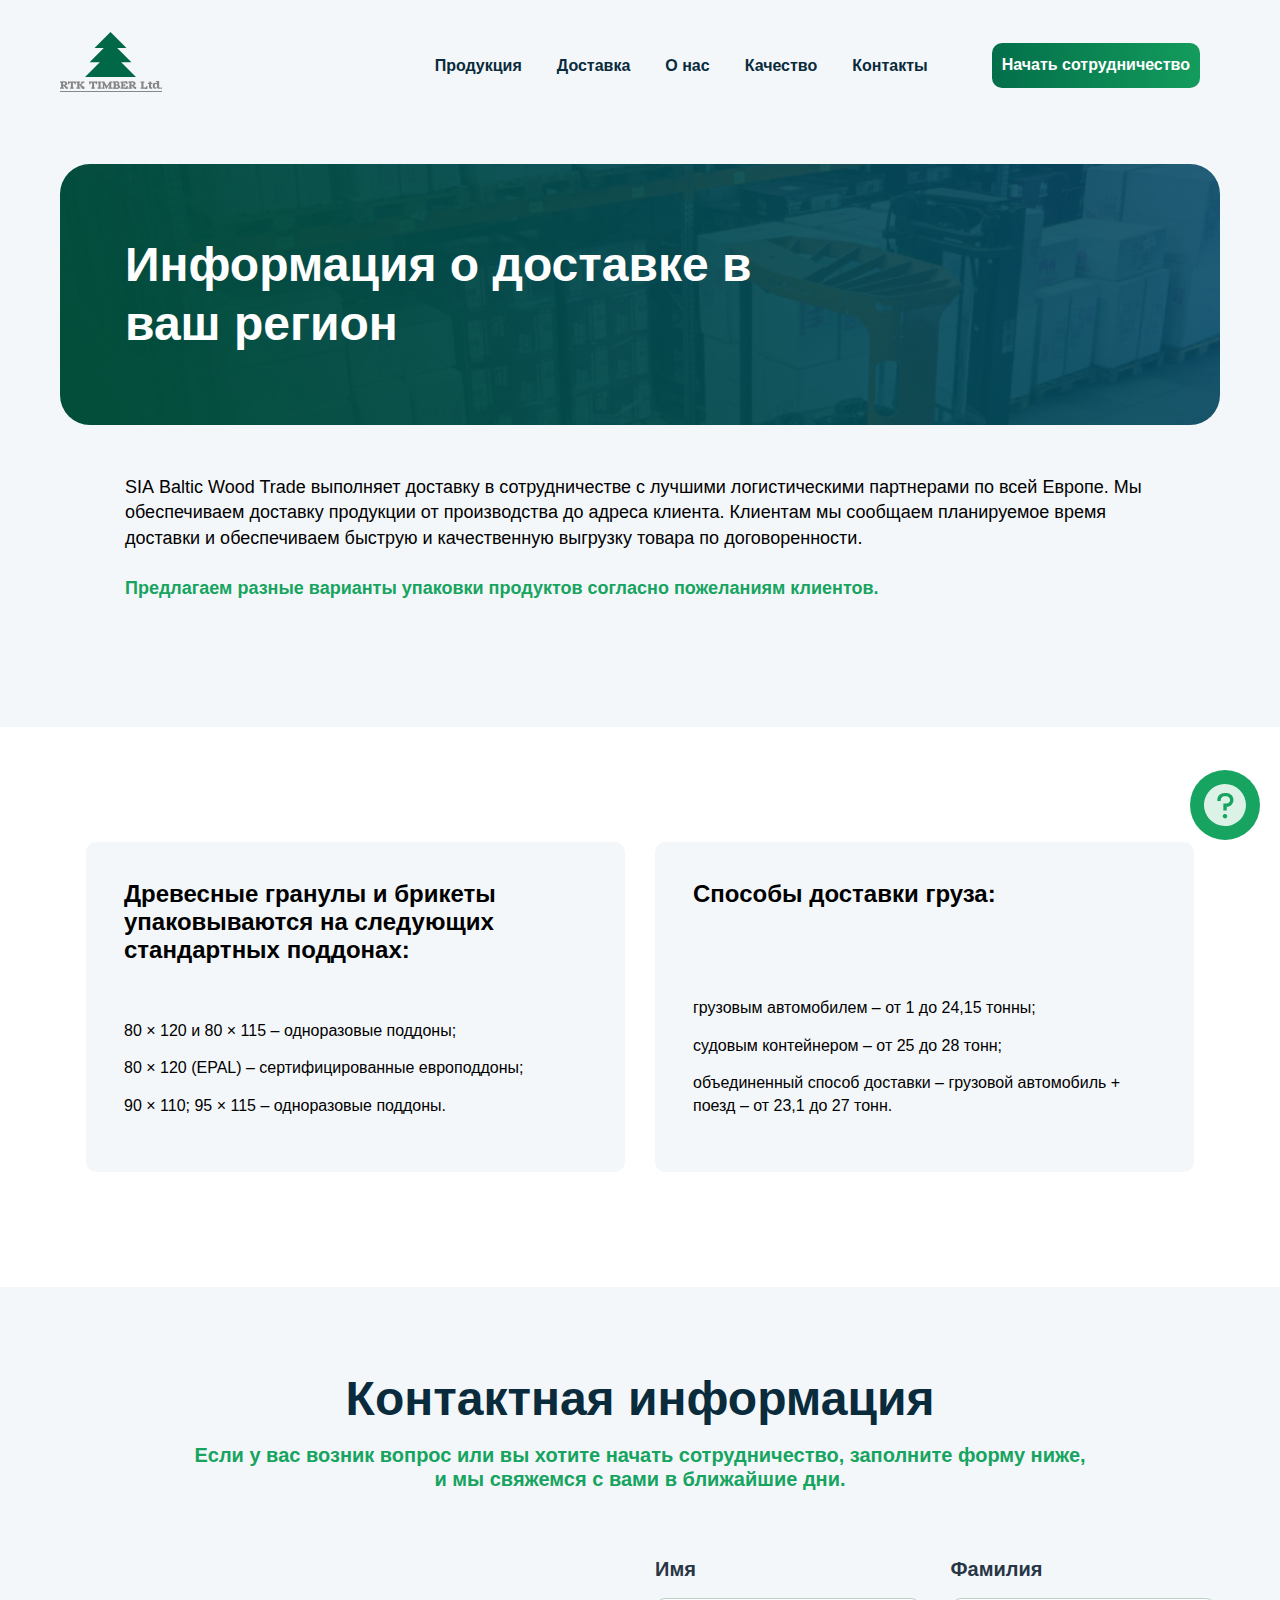
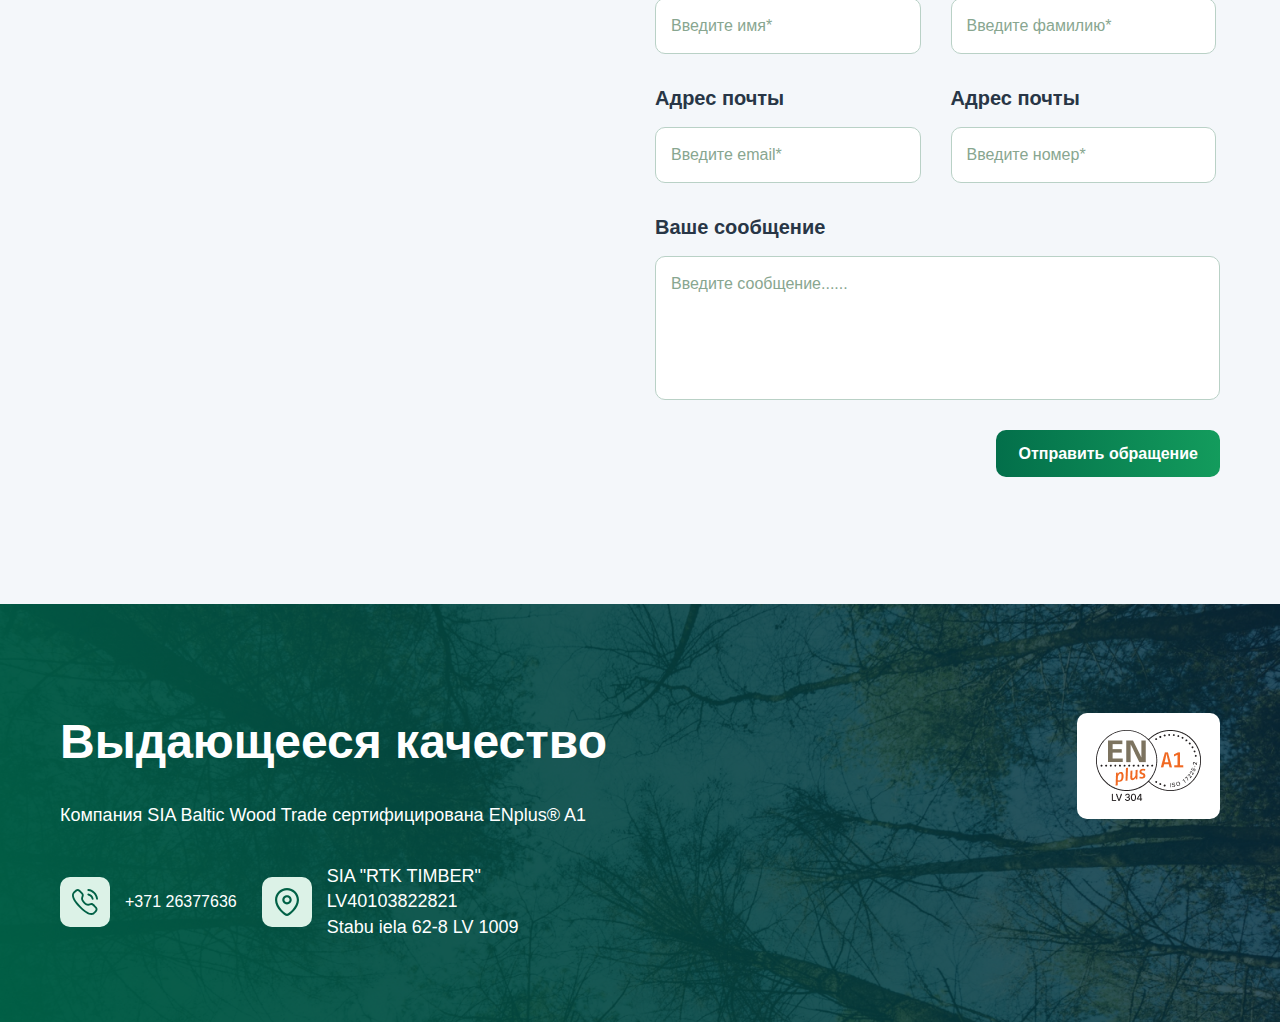
<file: RTK/delivery.html>
<!DOCTYPE html>
<html lang="ru">
<head>
  <meta charset="UTF-8">
  <meta name="viewport" content="width=device-width, initial-scale=1.0">
  <title>RTK TIMBER Ltd.</title>
  <link rel="stylesheet" href="css/vars.css">
  <link rel="stylesheet" href="css/global.css">
  <link rel="stylesheet" href="css/delivery.css">
</head>
<body>
  <button class="btn-pop-up">
    <img src="images/icons/question.svg" alt="иконка вопроса">
  </button>
  <div class="pop-up">
    <div class="pop-up__inner">
      <h3 class="pop-up__title">Нужна помощь?</h3>
      <p class="pop-up__text">Свяжитесь с нами или перейдите в раздел с часто задаваемыми вопросами.</p>
      <div class="pop-up__links">
        <a class="pop-up__link pop-up__link-tel" href="tel:+37126377636">
          <span>
            <img src="images/icons/phone.svg" alt="иконка телефона">
          </span>
          <span>+371 26377636</span>
        </a>
        <a class="pop-up__link pop-up__link-faq" href="faq.html">
          <span>
            <img src="images/icons/question.svg" alt="иконка вопроса">
          </span>
          <span>FAQ</span>
        </a>
      </div>
    </div>
  </div>
  <div class="mobile-menu">
    <nav class="mobile-menu__inner">
      <ul class="header__nav-list--mobile">
        <li>
          <a class="header__nav-link" href="#">Продукция</a>
        </li>
        <li>
          <a class="header__nav-link" href="delivery.html">Доставка</a>
        </li>
        <li>
          <a class="header__nav-link" href="about.html">О нас</a>
        </li>
        <li>
          <a class="header__nav-link" href="quality.html">Качество</a>
        </li>
        <li>
          <a class="header__nav-link" href="contacts.html">Контакты</a>
        </li>
        <li>
          <a class="header__nav-btn--mobile" href="cooperation.html">Начать сотрудничество</a>
        </li>
      </ul>
    </nav>
  </div>
  <header class="header d-center-between">
    <a href="index.html">
      <img src="images/logo.svg" alt="Логотип RTK TIMBER Ltd." width="102" height="60">
    </a>
    <nav class="d-center">
      <ul class="header__nav-list d-center-between">
        <li>
          <a class="header__nav-link" href="#">Продукция</a>
        </li>
        <li>
          <a class="header__nav-link" href="delivery.html">Доставка</a>
        </li>
        <li>
          <a class="header__nav-link" href="about.html">О нас</a>
        </li>
        <li>
          <a class="header__nav-link" href="quality.html">Качество</a>
        </li>
        <li>
          <a class="header__nav-link" href="contacts.html">Контакты</a>
        </li>
      </ul>
      <a  class="header__nav-btn" href="cooperation.html">Начать сотрудничество</a>
      <!-- <div>
        <select  class="header__nav-select" name="lang" id="select-lang">
          <option value="RU">RU</option>
          <option value="EN">EN</option>
        </select>
        <div class="header__nav-dropdown">0,00</div>
      </div> -->
      <button class="burger-btn">
        <div class="burger-btn__inner">
          <span></span>
          <span></span>
          <span></span>
        </div>
      </button>
    </nav>
  </header>
  <main>
    <section class="main-banner__wrapper section-main">
      <div class="main-banner section-main__banner">
        <h1 class="title-1 main-banner__title">Информация о доставке в ваш регион</h1>
      </div>
      <p class="section-main__text">SIA Baltic Wood Trade выполняет доставку в сотрудничестве с лучшими логистическими партнерами по всей Европе. Мы обеспечиваем доставку продукции от производства до адреса клиента. Клиентам мы сообщаем планируемое время доставки и обеспечиваем быструю и качественную выгрузку товара по договоренности. 
      </p>
      <p class="section-main__text text-green text-bold">Предлагаем разные варианты упаковки продуктов согласно пожеланиям клиентов.</p>
    </section>
    <section class="section-delivery bg-white">
      <div class="section-delivery__cards">
        <div class="section-delivery__card">
          <h2 class="section-delivery__title">Древесные гранулы и брикеты упаковываются на следующих стандартных поддонах:</h2>
          <div class="section-delivery__text-wrapper">
            <p class="section-delivery__text">80 × 120 и 80 × 115 – одноразовые поддоны;</p>
            <p class="section-delivery__text">80 × 120 (EPAL) – сертифицированные европоддоны;</p>
            <p class="section-delivery__text">90 × 110; 95 × 115 – одноразовые поддоны.</p>
          </div>
        </div>
        <div class="section-delivery__card">
          <h2 class="section-delivery__title">Способы доставки груза:</h2>
          <div class="section-delivery__text-wrapper">
            <p class="section-delivery__text">грузовым автомобилем – от 1 до 24,15 тонны;</p>
            <p class="section-delivery__text">судовым контейнером – от 25 до 28 тонн;</p>
            <p class="section-delivery__text">объединенный способ доставки – грузовой автомобиль + поезд – от 23,1 до 27 тонн.</p>
          </div>
        </div>
      </div>
    </section>
    <section class="section-contacts">
      <h2 class="title-1 section-contacts__title">Контактная информация</h2>
      <p class="section-contacts__text">Если у вас возник вопрос или вы хотите начать сотрудничество, заполните форму ниже, и мы свяжемся с вами в ближайшие дни.</p>
      <div class="section-contacts__content">
        <div class="section-contacts__left">
          <div class="section-contacts__map">
            <iframe src="https://www.google.com/maps/embed?pb=!1m18!1m12!1m3!1d17136.477542936304!2d24.209155720240776!3d56.89257624809044!2m3!1f0!2f0!3f0!3m2!1i1024!2i768!4f13.1!3m3!1m2!1s0x46eed25c996e2869%3A0xe9f9d55bf4d96d21!2zQXRiYWxzcyBpZWxhIDUsIExhdGdhbGVzIHByaWVrxaFwaWxzxJN0YSwgUsSrZ2EsIExWLTEwNjMsINCb0LDRgtCy0LjRjw!5e0!3m2!1sru!2sru!4v1717455332401!5m2!1sru!2sru" width="100%" height="450" style="border:0;" allowfullscreen="" loading="lazy" referrerpolicy="no-referrer-when-downgrade"></iframe>
          </div>
          <!-- <div class="section-contacts__info">
            <div class="section-contacts__info-item">
              <div>
                <img src="images/icons/geo-mark.svg" alt="иконка" width="24" height="28">
              </div>
              <p>Улица Пушкина, дом Колотушкина 182, п. 93</p>
            </div>
            <div class="section-contacts__info-item">
              <div>
                <img src="images/icons/clock.svg" alt="иконка" width="29" height="29">
              </div>
              <div>
                <p><span>ПН-ПТ</span> 08:00 - 17:00</p>
              <p><span>СБ</span>10:00 - 16:00</p>
              </div>
            </div>
          </div> -->
        </div>
        <div class="section-contacts__right">
          <form class="section-contacts__form">
            <label>
              <span>Имя</span>
              <input name="name" type="text" placeholder="Введите имя*">
            </label>
            <label>
              <span>Фамилия</span>
              <input type="text" placeholder="Введите фамилию*">
            </label>
            <label>
              <span>Адрес почты</span>
              <input type="email" placeholder="Введите email*">
            </label>
            <label>
              <span>Адрес почты</span>
              <input type="tel" placeholder="Введите номер*">
            </label>
            <label class="section-contacts__form-message">
              <span>Ваше сообщение</span>
              <textarea name="message" id="message" placeholder="Введите сообщение......"></textarea>
            </label>
            <button class="section-contacts__form-btn">Отправить обращение</button>
          </form>
        </div>
      </div>
    </section>
  </main>
  <footer class="footer">
    <div>
      <h2 class="title-1 footer__title">Выдающееся качество</h2>
      <p class="footer__text">Компания SIA Baltic Wood Trade сертифицирована ENplus® A1
      </p>
      <div class="footer__contacts">
        <!-- <div class="footer__contact">
          <div class="footer__contact-icon">
            <img src="images/icons/letter.svg" alt="иконка">
          </div>
          <a href="mailto:dsasdasd@sample.com">dsasdasd@sample.com</a>
        </div> -->
        <div class="footer__contact"> 
          <div class="footer__contact-icon">
            <img src="images/icons/phone-active.svg" alt="иконка">
          </div>
          <a href="tel:+371 26377636">+371 26377636</a>
        </div>
        <div class="footer__contact"> 
          <div class="footer__contact-icon">
            <img src="images/icons/geo-mark.svg" alt="иконка" width="24" height="28">
          </div>
          <div>
            <p>
              SIA "RTK TIMBER"
            </p>
            <p>
              LV40103822821
            </p>
            <p>         
              Stabu iela 62-8 LV 1009
            </p>
          </div>
        </div>
      </div>
    </div>
    <div class="footer__right-wrapper">
      <div class="footer__right">
        <!--<img src="images/certificate/certificate-4.png" alt="сертификат 4">-->
        <!--<img src="images/certificate/certificate-3.png" alt="сертификат 3">-->
        <img src="images/certificate/certificate-2.png" alt="сертификат 2">
        <!-- <img src="images/certificate/certificate-1.png" alt="сертификат 1"> -->
      </div>
    </div>
  </footer>
  <script src="js/index.js"></script>
</body>
</html>
</file>
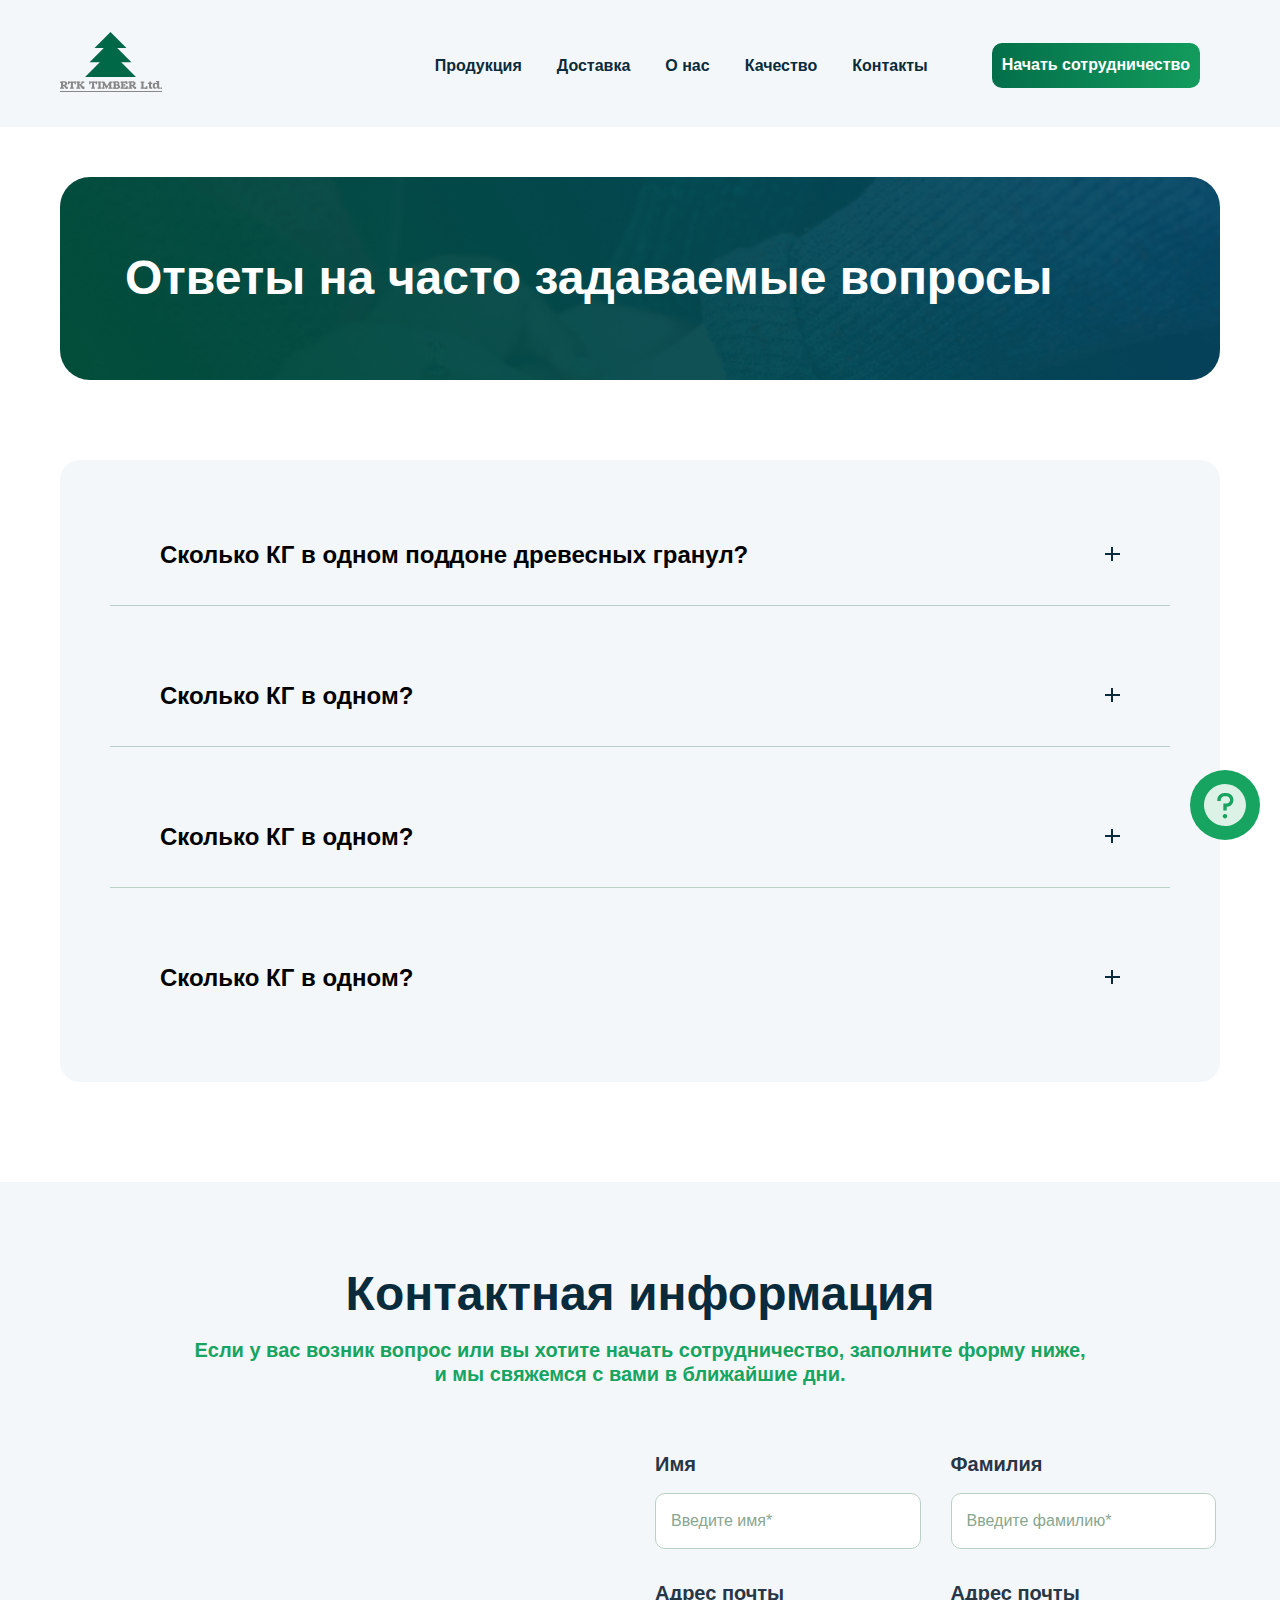
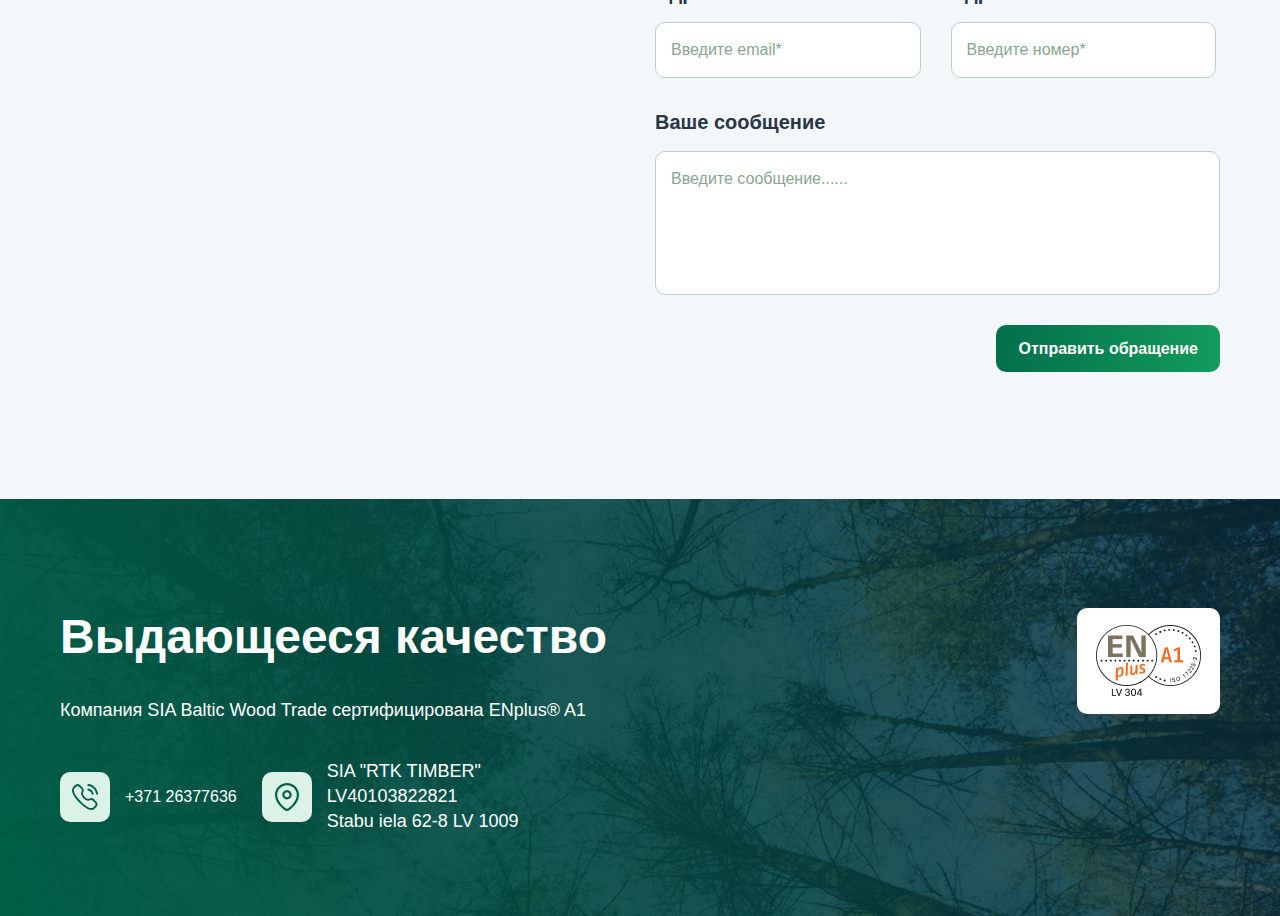
<file: RTK/faq.html>
<!DOCTYPE html>
<html lang="ru">
<head>
  <meta charset="UTF-8">
  <meta name="viewport" content="width=device-width, initial-scale=1.0">
  <title>RTK TIMBER Ltd.</title>
  <link rel="stylesheet" href="css/vars.css">
  <link rel="stylesheet" href="css/global.css">
  <link rel="stylesheet" href="css/faq.css">
</head>
<body>
  <button class="btn-pop-up">
    <img src="images/icons/question.svg" alt="иконка вопроса">
  </button>
  <div class="pop-up">
    <div class="pop-up__inner">
      <h3 class="pop-up__title">Нужна помощь?</h3>
      <p class="pop-up__text">Свяжитесь с нами или перейдите в раздел с часто задаваемыми вопросами.</p>
      <div class="pop-up__links">
        <a class="pop-up__link pop-up__link-tel" href="tel:+37126377636">
          <span>
            <img src="images/icons/phone.svg" alt="иконка телефона">
          </span>
          <span>+371 26377636</span>
        </a>
        <a class="pop-up__link pop-up__link-faq" href="faq.html">
          <span>
            <img src="images/icons/question.svg" alt="иконка вопроса">
          </span>
          <span>FAQ</span>
        </a>
      </div>
    </div>
  </div>
  <div class="mobile-menu">
    <nav class="mobile-menu__inner">
      <ul class="header__nav-list--mobile">
        <li>
          <a class="header__nav-link" href="#">Продукция</a>
        </li>
        <li>
          <a class="header__nav-link" href="delivery.html">Доставка</a>
        </li>
        <li>
          <a class="header__nav-link" href="about.html">О нас</a>
        </li>
        <li>
          <a class="header__nav-link" href="quality.html">Качество</a>
        </li>
        <li>
          <a class="header__nav-link" href="contacts.html">Контакты</a>
        </li>
        <li>
          <a class="header__nav-btn--mobile" href="cooperation.html">Начать сотрудничество</a>
        </li>
      </ul>
    </nav>
  </div>
  <header class="header d-center-between">
    <a href="index.html">
      <img src="images/logo.svg" alt="Логотип RTK TIMBER Ltd." width="102" height="60">
    </a>
    <nav class="d-center">
      <ul class="header__nav-list d-center-between">
        <li>
          <a class="header__nav-link" href="#">Продукция</a>
        </li>
        <li>
          <a class="header__nav-link" href="delivery.html">Доставка</a>
        </li>
        <li>
          <a class="header__nav-link" href="about.html">О нас</a>
        </li>
        <li>
          <a class="header__nav-link" href="quality.html">Качество</a>
        </li>
        <li>
          <a class="header__nav-link" href="contacts.html">Контакты</a>
        </li>
      </ul>
      <a  class="header__nav-btn" href="cooperation.html">Начать сотрудничество</a>
      <!-- <div>
        <select  class="header__nav-select" name="lang" id="select-lang">
          <option value="RU">RU</option>
          <option value="EN">EN</option>
        </select>
        <div class="header__nav-dropdown">0,00</div>
      </div> -->
      <button class="burger-btn">
        <div class="burger-btn__inner">
          <span></span>
          <span></span>
          <span></span>
        </div>
      </button>
    </nav>
  </header>
  <main>
    <section class="main-banner__wrapper section-main bg-white">
      <div class="main-banner section-main__banner">
        <h1 class="title-1 main-banner__title section-main__title">Ответы на часто задаваемые вопросы</h1>
      </div>
      <div class="section-faq">
        <ul class="faq__list">
          <li class="faq__item" data-accordeon>
            <div class="faq__item-title-wrapper">
              <div class="faq__item-icon">
              </div>
              <div class="faq__item-title-w">
                <h3 class="faq__item-title">Сколько КГ в одном поддоне древесных гранул?</h3>
              </div>
            </div>
            <div class="faq__item-content">
              <p>
                Vitae congue eu consequat ac felis placerat vestibulum lectus mauris ultrices. Cursus sit amet dictum sit amet justo donec enim diam porttitor lacus luctus accumsan tortor posuere.
              </p>
            </div>
          </li>
          <li class="faq__item" data-accordeon>
            <div class="faq__item-title-wrapper">
              <div class="faq__item-icon">
              </div>
              <div class="faq__item-title-w">
                <h3 class="faq__item-title">Сколько КГ в одном?</h3>
              </div>
            </div>
            <div class="faq__item-content">
              <p>
                Vitae congue eu consequat ac felis placerat vestibulum lectus mauris ultrices. Cursus sit amet dictum sit amet justo donec enim diam porttitor lacus luctus accumsan tortor posuere.
              </p>
            </div>
          </li>
          <li class="faq__item" data-accordeon>
            <div class="faq__item-title-wrapper">
              <div class="faq__item-icon">
              </div>
              <div class="faq__item-title-w">
                <h3 class="faq__item-title">Сколько КГ в одном?</h3>
              </div>
            </div>
            <div class="faq__item-content">
              <p>
                Vitae congue eu consequat ac felis placerat vestibulum lectus mauris ultrices. Cursus sit amet dictum sit amet justo donec enim diam porttitor lacus luctus accumsan tortor posuere.
              </p>
            </div>
          </li>
          <li class="faq__item" data-accordeon>
            <div class="faq__item-title-wrapper">
              <div class="faq__item-icon">
              </div>
              <div class="faq__item-title-w">
                <h3 class="faq__item-title">Сколько КГ в одном?</h3>
              </div>
            </div>
            <div class="faq__item-content">
              <p>
                Vitae congue eu consequat ac felis placerat vestibulum lectus mauris ultrices. Cursus sit amet dictum sit amet justo donec enim diam porttitor lacus luctus accumsan tortor posuere.
              </p>
            </div>
          </li>
        </ul>
      </div>
    </section>
    <section class="section-contacts">
      <h2 class="title-1 section-contacts__title">Контактная информация</h2>
      <p class="section-contacts__text">Если у вас возник вопрос или вы хотите начать сотрудничество, заполните форму ниже, и мы свяжемся с вами в ближайшие дни.</p>
      <div class="section-contacts__content">
        <div class="section-contacts__left">
          <div class="section-contacts__map">
            <iframe src="https://www.google.com/maps/embed?pb=!1m18!1m12!1m3!1d17136.477542936304!2d24.209155720240776!3d56.89257624809044!2m3!1f0!2f0!3f0!3m2!1i1024!2i768!4f13.1!3m3!1m2!1s0x46eed25c996e2869%3A0xe9f9d55bf4d96d21!2zQXRiYWxzcyBpZWxhIDUsIExhdGdhbGVzIHByaWVrxaFwaWxzxJN0YSwgUsSrZ2EsIExWLTEwNjMsINCb0LDRgtCy0LjRjw!5e0!3m2!1sru!2sru!4v1717455332401!5m2!1sru!2sru" width="100%" height="450" style="border:0;" allowfullscreen="" loading="lazy" referrerpolicy="no-referrer-when-downgrade"></iframe>
          </div>
          <!-- <div class="section-contacts__info">
            <div class="section-contacts__info-item">
              <div>
                <img src="images/icons/geo-mark.svg" alt="иконка" width="24" height="28">
              </div>
              <p>Улица Пушкина, дом Колотушкина 182, п. 93</p>
            </div>
            <div class="section-contacts__info-item">
              <div>
                <img src="images/icons/clock.svg" alt="иконка" width="29" height="29">
              </div>
              <div>
                <p><span>ПН-ПТ</span> 08:00 - 17:00</p>
              <p><span>СБ</span>10:00 - 16:00</p>
              </div>
            </div>
          </div> -->
        </div>
        <div class="section-contacts__right">
          <form class="section-contacts__form">
            <label>
              <span>Имя</span>
              <input name="name" type="text" placeholder="Введите имя*">
            </label>
            <label>
              <span>Фамилия</span>
              <input type="text" placeholder="Введите фамилию*">
            </label>
            <label>
              <span>Адрес почты</span>
              <input type="email" placeholder="Введите email*">
            </label>
            <label>
              <span>Адрес почты</span>
              <input type="tel" placeholder="Введите номер*">
            </label>
            <label class="section-contacts__form-message">
              <span>Ваше сообщение</span>
              <textarea name="message" id="message" placeholder="Введите сообщение......"></textarea>
            </label>
            <button class="section-contacts__form-btn">Отправить обращение</button>
          </form>
        </div>
      </div>
    </section>
  </main>
  <footer class="footer">
    <div>
      <h2 class="title-1 footer__title">Выдающееся качество</h2>
      <p class="footer__text">Компания SIA Baltic Wood Trade сертифицирована ENplus® A1
      </p>
      <div class="footer__contacts">
        <!-- <div class="footer__contact">
          <div class="footer__contact-icon">
            <img src="images/icons/letter.svg" alt="иконка">
          </div>
          <a href="mailto:dsasdasd@sample.com">dsasdasd@sample.com</a>
        </div> -->
        <div class="footer__contact"> 
          <div class="footer__contact-icon">
            <img src="images/icons/phone-active.svg" alt="иконка">
          </div>
          <a href="tel:+37126377636">+371 26377636</a>
        </div>
        <div class="footer__contact"> 
          <div class="footer__contact-icon">
            <img src="images/icons/geo-mark.svg" alt="иконка" width="24" height="28">
          </div>
          <div>
            <p>
              SIA "RTK TIMBER"
            </p>
            <p>
              LV40103822821
            </p>
            <p>         
              Stabu iela 62-8 LV 1009
            </p>
          </div>
        </div>
      </div>
    </div>
    <div class="footer__right-wrapper">
      <div class="footer__right">
        <!--<img src="images/certificate/certificate-4.png" alt="сертификат 4">-->
        <!--<img src="images/certificate/certificate-3.png" alt="сертификат 3">-->
        <img src="images/certificate/certificate-2.png" alt="сертификат 2">
        <!-- <img src="images/certificate/certificate-1.png" alt="сертификат 1"> -->
      </div>
    </div>
  </footer>

  <script src="js/index.js"></script>
</body>
</html>
</file>
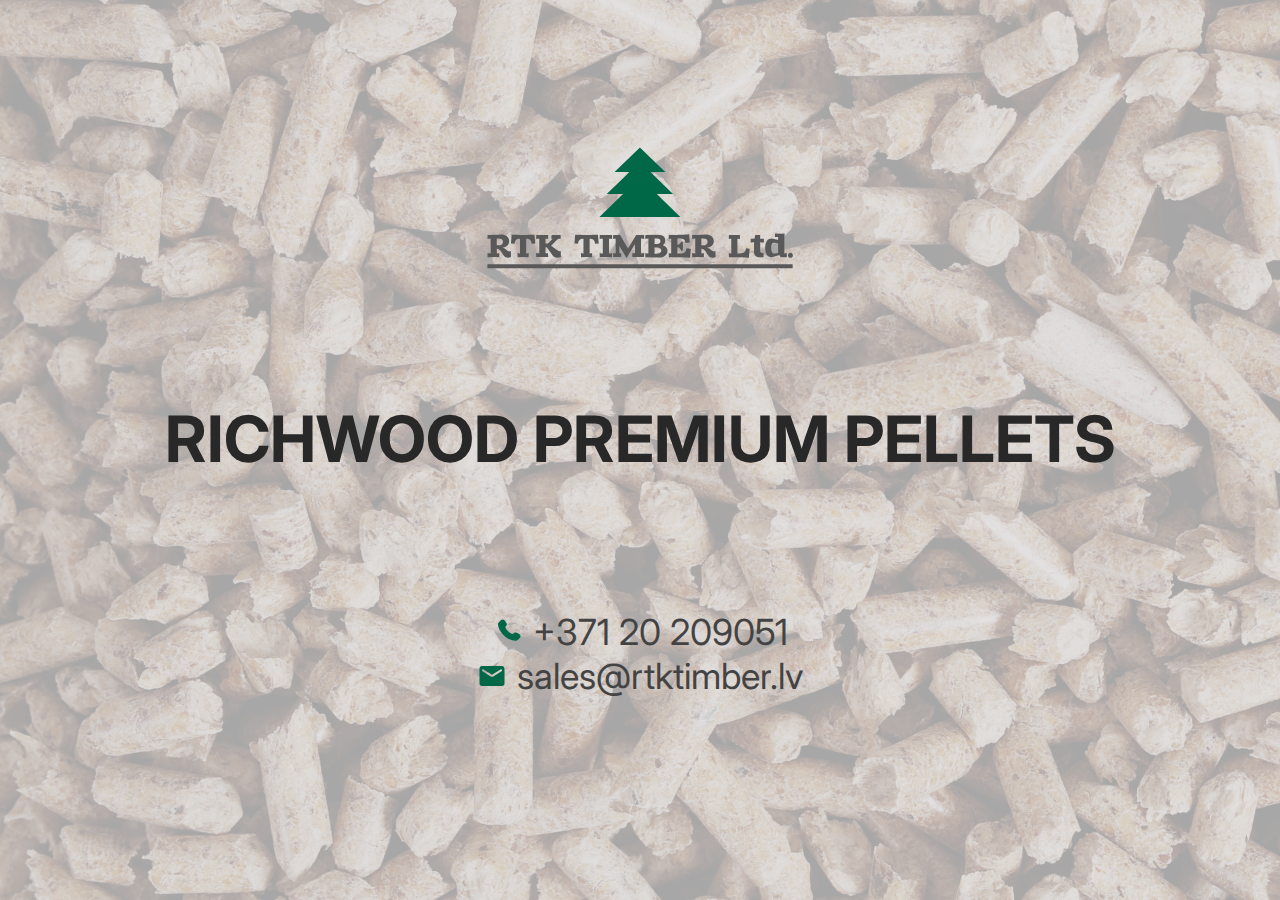
<file: RTK/index2.html>
<!DOCTYPE html>
<html lang="en">
<head>
    <meta charset="UTF-8">
    <meta name="viewport" content="width=device-width, initial-scale=1.0">
    <link rel="preconnect" href="https://fonts.googleapis.com">
    <link rel="preconnect" href="https://fonts.gstatic.com" crossorigin>
    <link href="https://fonts.googleapis.com/css2?family=Inter:wght@100..900&display=swap" rel="stylesheet">
    <link rel="stylesheet" href="css/fon.css">
    <title>RTK TIMBER Ltd.</title>
</head>
<body class="body_fons">
    <svg class="body_fons-logo" width="330" height="181" viewBox="0 0 330 181" fill="none" xmlns="http://www.w3.org/2000/svg">
        <path fill-rule="evenodd" clip-rule="evenodd" d="M164.906 29.4643L177.572 41.7927L190.267 54.0908H175.486L181.501 59.9369L198.066 76.0819H181.804L185.129 79.323L205.351 98.9818H164.906H124.461L144.684 79.323L148.039 76.0819H131.746L148.341 59.9369L154.326 54.0908H139.575L152.241 41.7927L164.906 29.4643Z" fill="#006747"/>
        <path fill-rule="evenodd" clip-rule="evenodd" d="M12.375 146.205H317.648V150.294H12.375V146.205Z" fill="#595959"/>
        <path d="M12.5566 116.944L12.4961 121.003L13.282 120.822C13.5541 120.761 13.8261 120.731 14.1284 120.7C14.4307 120.67 14.7027 120.64 14.9446 120.64C15.1864 120.609 15.4282 120.609 15.6096 120.609V135.452C15.4282 135.452 15.1864 135.452 14.9143 135.422C14.6423 135.422 14.3702 135.391 14.068 135.361C13.7657 135.331 13.4936 135.301 13.2216 135.24L12.4961 135.119L12.5566 139.147L18.7231 139.057L24.2548 139.147L24.3153 135.179L23.5898 135.27C23.3177 135.301 23.1062 135.331 22.8946 135.361C22.7132 135.391 22.5016 135.391 22.3505 135.422C22.1691 135.452 21.9877 135.452 21.8063 135.452V130.575L22.1691 130.636C22.683 130.727 23.1968 130.908 23.6503 131.181C24.1037 131.454 24.5571 131.787 24.9501 132.15C25.343 132.544 25.736 132.968 26.0987 133.453C26.4615 133.907 26.794 134.422 27.0963 134.907C27.459 135.513 27.8217 136.088 28.1845 136.664C28.5472 137.239 28.9402 137.754 29.3634 138.208C29.7866 138.663 30.2702 139.057 30.8143 139.329C31.3584 139.602 31.9932 139.753 32.7489 139.753C33.293 139.753 33.8371 139.693 34.3812 139.572C34.9253 139.45 35.4694 139.299 35.9833 139.117L35.8926 132.938C35.5601 133.059 35.2578 133.15 34.9858 133.241C34.7137 133.332 34.4417 133.392 34.1696 133.392C33.7767 133.392 33.3837 133.271 33.021 133.059C32.6582 132.847 32.2653 132.605 31.9025 132.271C31.5096 131.938 31.1166 131.635 30.6632 131.272C30.2098 130.939 29.6959 130.605 29.1215 130.333C28.5472 130.06 27.8822 129.848 27.1265 129.727C28.1845 129.576 29.1215 129.333 29.9982 129C30.8748 128.637 31.6002 128.182 32.235 127.637C32.8698 127.092 33.3535 126.425 33.686 125.698C34.0185 124.971 34.1999 124.153 34.1999 123.214C34.1999 122.185 33.9883 121.276 33.5953 120.458C33.2023 119.64 32.628 118.943 31.9025 118.368C31.1771 117.792 30.3004 117.338 29.2727 117.035C28.2752 116.732 27.1265 116.581 25.8871 116.581C25.8569 116.581 25.736 116.581 25.5546 116.581C25.3733 116.581 25.1012 116.581 24.7989 116.611C24.4966 116.611 24.1641 116.611 23.8316 116.641C23.4991 116.641 23.1666 116.672 22.8643 116.672C22.562 116.672 22.3202 116.702 22.1086 116.702C21.897 116.702 21.8063 116.702 21.7761 116.702L12.5566 116.944ZM21.7761 120.458C22.0784 120.458 22.3505 120.458 22.6527 120.428C22.955 120.428 23.2271 120.397 23.5293 120.397C24.9803 120.397 26.0987 120.7 26.8242 121.276C27.5497 121.851 27.9426 122.7 27.9426 123.76C27.9426 124.971 27.5497 125.85 26.8242 126.425C26.0685 127.001 25.0105 127.304 23.5596 127.273C23.2573 127.273 22.955 127.273 22.6527 127.243C22.3505 127.243 22.0482 127.213 21.7459 127.213V120.458H21.7761ZM59.4403 116.641C59.4403 116.641 59.2892 116.641 59.0474 116.672C58.7753 116.672 58.4428 116.702 57.9894 116.732C57.5359 116.763 57.0221 116.763 56.478 116.793C55.9036 116.823 55.3293 116.823 54.6945 116.853C54.0899 116.884 53.4552 116.884 52.8808 116.914C52.2763 116.944 51.7322 116.944 51.2183 116.975C50.7044 116.975 50.2812 117.005 49.9185 117.005H46.2306C45.8679 117.005 45.4447 117.005 44.9308 116.975C44.417 116.944 43.8729 116.944 43.2683 116.914C42.6637 116.884 42.0592 116.884 41.4546 116.853C40.85 116.823 40.2455 116.823 39.6711 116.793C39.0968 116.763 38.5829 116.732 38.1597 116.732C37.7063 116.702 37.3738 116.702 37.1018 116.672C36.8297 116.672 36.7088 116.641 36.7088 116.641L35.9229 125.456L39.6107 125.789C39.7014 124.82 39.8827 124.002 40.1548 123.336C40.4268 122.669 40.7896 122.154 41.2732 121.761C41.7267 121.367 42.2708 121.094 42.9056 120.912C43.5403 120.731 44.2356 120.67 45.0215 120.67V135.452C44.8401 135.452 44.6588 135.452 44.4774 135.422C44.296 135.422 44.1147 135.391 43.9031 135.361C43.6915 135.331 43.4799 135.301 43.2078 135.24L42.4824 135.119L42.6335 139.147L48.1048 139.057L53.5761 139.147L53.7272 135.119L53.0017 135.24C52.7297 135.301 52.5181 135.331 52.3065 135.361C52.0949 135.391 51.9135 135.391 51.7322 135.422C51.5508 135.422 51.3694 135.452 51.188 135.452V120.67C51.974 120.67 52.6692 120.761 53.304 120.912C53.9388 121.094 54.4829 121.367 54.9363 121.761C55.3898 122.154 55.7827 122.669 56.0548 123.336C56.3268 124.002 56.5082 124.82 56.5989 125.789L60.2867 125.456L59.4403 116.641ZM85.6178 116.944L81.2952 117.005L76.6703 116.944L76.3076 120.852C76.4587 120.822 76.6099 120.821 76.761 120.791C76.9122 120.791 77.0331 120.761 77.1237 120.761C77.2144 120.761 77.2749 120.761 77.3051 120.791C77.3353 120.821 77.3656 120.852 77.3656 120.912C77.3656 121.003 77.3051 121.124 77.1842 121.276C77.0633 121.427 76.9424 121.579 76.761 121.761C76.6099 121.942 76.4285 122.124 76.2471 122.275L72.9825 125.517H70.5038V120.609C70.6852 120.609 70.8665 120.609 71.0479 120.64C71.2293 120.64 71.4106 120.67 71.592 120.7C71.8036 120.731 72.0152 120.761 72.2873 120.791L73.0127 120.882L73.2546 116.914L67.3903 117.005L61.2238 116.914L61.1633 120.943L61.8888 120.822C62.1608 120.761 62.4631 120.731 62.7352 120.7C63.0375 120.67 63.3095 120.64 63.5816 120.64C63.8536 120.64 64.0954 120.64 64.2768 120.64V135.391C64.0954 135.391 63.8536 135.391 63.5816 135.361C63.3095 135.361 63.0375 135.331 62.7352 135.301C62.4329 135.27 62.1608 135.24 61.8888 135.179L61.1633 135.058L61.2238 139.087L67.3903 138.996L73.2546 139.087L73.0127 135.149L72.2873 135.24C72.0152 135.27 71.8036 135.301 71.592 135.301C71.3804 135.331 71.199 135.331 71.0479 135.331C70.8665 135.331 70.6852 135.331 70.5038 135.331V129.182H71.1084C71.4106 129.182 71.6525 129.273 71.8641 129.424C72.0757 129.606 72.2873 129.848 72.5291 130.181L76.6099 135.937C77.0633 136.603 77.4865 137.148 77.8795 137.633C78.2724 138.087 78.6956 138.481 79.1188 138.784C79.542 139.087 80.0559 139.299 80.6 139.45C81.1441 139.602 81.8091 139.662 82.5648 139.662C83.1694 139.662 83.7437 139.602 84.318 139.511C84.8924 139.42 85.4062 139.269 85.8899 139.087L85.7992 132.908C85.4969 132.998 85.2249 133.089 84.9831 133.15C84.7412 133.21 84.4994 133.271 84.2878 133.271C84.0762 133.271 83.8344 133.21 83.5623 133.12C83.3205 132.998 83.0485 132.817 82.7462 132.544L76.0658 127.637L81.2045 122.487C81.5673 122.124 81.8998 121.821 82.2625 121.548C82.595 121.276 82.9578 121.064 83.3205 120.943C83.6833 120.791 84.0762 120.731 84.4994 120.731C84.711 120.731 84.8924 120.731 85.104 120.761C85.3156 120.791 85.4969 120.822 85.6783 120.852L85.6178 116.944ZM122.889 116.641C122.889 116.641 122.738 116.641 122.496 116.672C122.224 116.672 121.892 116.702 121.438 116.732C120.985 116.763 120.471 116.763 119.927 116.793C119.352 116.823 118.778 116.823 118.143 116.853C117.539 116.884 116.904 116.884 116.33 116.914C115.725 116.944 115.181 116.944 114.667 116.975C114.153 116.975 113.73 117.005 113.367 117.005H109.679C109.317 117.005 108.893 117.005 108.38 116.975C107.866 116.944 107.322 116.944 106.717 116.914C106.112 116.884 105.508 116.884 104.903 116.853C104.299 116.823 103.694 116.823 103.12 116.793C102.546 116.763 102.032 116.732 101.609 116.732C101.155 116.702 100.823 116.702 100.551 116.672C100.278 116.672 100.158 116.641 100.158 116.641L99.3716 125.456L103.059 125.789C103.15 124.82 103.332 124.002 103.604 123.336C103.876 122.669 104.238 122.154 104.722 121.761C105.175 121.367 105.72 121.094 106.354 120.912C106.989 120.731 107.684 120.67 108.47 120.67V135.452C108.289 135.452 108.108 135.452 107.926 135.422C107.745 135.422 107.563 135.391 107.352 135.361C107.14 135.331 106.929 135.301 106.657 135.24L105.931 135.119L106.082 139.147L111.554 139.057L117.025 139.147L117.176 135.119L116.451 135.24C116.178 135.301 115.967 135.331 115.755 135.361C115.544 135.391 115.362 135.391 115.181 135.422C115 135.422 114.818 135.452 114.637 135.452V120.67C115.423 120.67 116.118 120.761 116.753 120.912C117.388 121.094 117.932 121.367 118.385 121.761C118.839 122.154 119.231 122.669 119.504 123.336C119.776 124.002 119.957 124.82 120.048 125.789L123.735 125.456L122.889 116.641ZM137.066 116.914L130.9 117.005L124.733 116.914L124.673 120.973L125.398 120.852C125.67 120.791 125.972 120.761 126.244 120.731C126.547 120.7 126.819 120.67 127.091 120.67C127.363 120.67 127.605 120.67 127.786 120.67V135.482C127.605 135.482 127.363 135.482 127.091 135.452C126.819 135.452 126.547 135.422 126.244 135.391C125.942 135.361 125.67 135.331 125.398 135.27L124.673 135.149L124.733 139.208L130.9 139.117L137.066 139.208L137.127 135.149L136.401 135.27C136.129 135.331 135.857 135.361 135.555 135.391C135.252 135.422 134.98 135.422 134.708 135.452C134.436 135.452 134.194 135.482 134.013 135.482V120.67C134.194 120.67 134.436 120.67 134.708 120.67C134.98 120.67 135.252 120.7 135.555 120.731C135.857 120.761 136.129 120.791 136.401 120.852L137.127 120.973L137.066 116.914ZM169.108 116.914L162.941 117.005L161.158 116.944L153.057 130.515L145.016 116.914L140.693 117.005L138.215 116.914L138.154 120.882L138.88 120.791C139.152 120.761 139.363 120.731 139.575 120.7C139.787 120.67 139.968 120.67 140.149 120.64C140.331 120.609 140.512 120.609 140.663 120.609V135.391C140.482 135.391 140.3 135.391 140.149 135.361C139.968 135.361 139.787 135.331 139.575 135.301C139.363 135.27 139.152 135.24 138.88 135.21L138.154 135.119L138.215 139.087L142.537 139.026L146.225 139.087L146.286 135.179L145.56 135.24C145.349 135.27 145.197 135.27 145.107 135.301C145.016 135.331 144.925 135.331 144.865 135.331C144.804 135.331 144.744 135.361 144.684 135.361C144.623 135.361 144.532 135.361 144.381 135.361V127.91L151.334 139.693H151.787L159.828 126.213V135.361C159.646 135.361 159.465 135.361 159.314 135.331C159.133 135.331 158.951 135.301 158.74 135.27C158.528 135.24 158.316 135.21 158.044 135.179L157.319 135.088L157.379 139.057L162.911 138.996L169.078 139.057L169.138 135.028L168.413 135.149C168.141 135.21 167.868 135.24 167.566 135.27C167.264 135.301 166.992 135.301 166.72 135.331C166.448 135.331 166.206 135.361 166.025 135.361V120.579C166.206 120.579 166.448 120.579 166.72 120.579C166.992 120.579 167.264 120.609 167.566 120.64C167.868 120.67 168.141 120.7 168.413 120.761L169.138 120.882L169.108 116.914ZM181.26 125.971L179.567 125.941V120.488L180.957 120.458C181.955 120.458 182.801 120.519 183.466 120.7C184.131 120.852 184.615 121.124 184.947 121.518C185.28 121.882 185.431 122.427 185.431 123.063C185.431 123.76 185.31 124.335 185.038 124.759C184.766 125.183 184.313 125.517 183.708 125.698C183.073 125.85 182.257 125.971 181.26 125.971ZM181.411 129.545C182.529 129.545 183.466 129.666 184.192 129.939C184.917 130.181 185.461 130.545 185.824 130.969C186.187 131.423 186.338 131.908 186.338 132.483C186.338 133.089 186.156 133.635 185.824 134.119C185.461 134.604 184.917 134.998 184.192 135.27C183.466 135.543 182.529 135.694 181.411 135.694L179.567 135.664V129.576L181.411 129.545ZM170.347 116.944L170.287 121.003L171.073 120.822C171.345 120.761 171.617 120.731 171.919 120.7C172.221 120.67 172.493 120.64 172.735 120.64C172.977 120.609 173.219 120.609 173.4 120.609V135.543C173.219 135.543 172.977 135.543 172.735 135.513C172.463 135.482 172.191 135.482 171.919 135.452C171.617 135.422 171.345 135.391 171.073 135.331L170.287 135.149L170.347 139.178L183.889 139.481C185.764 139.481 187.335 139.178 188.605 138.633C189.875 138.087 190.842 137.3 191.507 136.27C192.172 135.27 192.504 134.059 192.504 132.696C192.504 131.847 192.323 131.09 191.93 130.393C191.537 129.697 190.993 129.091 190.298 128.576C189.602 128.061 188.756 127.637 187.759 127.304C188.575 126.789 189.21 126.122 189.663 125.365C190.116 124.608 190.328 123.729 190.358 122.79C190.358 121.367 190.026 120.185 189.421 119.277C188.786 118.368 187.849 117.702 186.61 117.277C185.371 116.853 183.859 116.641 182.045 116.641L170.347 116.944ZM214.087 116.338C214.087 116.338 213.936 116.338 213.634 116.369C213.332 116.399 212.939 116.399 212.425 116.429C211.911 116.46 211.306 116.49 210.671 116.52C210.006 116.55 209.311 116.581 208.586 116.641C207.86 116.672 207.105 116.732 206.379 116.763C205.654 116.793 204.928 116.823 204.263 116.853C203.598 116.884 202.994 116.914 202.48 116.914C201.966 116.944 201.543 116.944 201.21 116.944H193.834L193.683 121.003L194.409 120.882C194.681 120.822 194.892 120.791 195.104 120.761C195.316 120.731 195.497 120.7 195.678 120.7C195.86 120.67 196.041 120.67 196.222 120.67V135.482C196.041 135.482 195.86 135.482 195.709 135.452C195.527 135.422 195.346 135.422 195.134 135.391C194.923 135.361 194.711 135.331 194.439 135.27L193.714 135.149L193.865 139.178H201.18C201.482 139.178 201.936 139.178 202.48 139.208C203.024 139.238 203.659 139.238 204.384 139.269C205.109 139.299 205.865 139.329 206.651 139.36C207.437 139.39 208.253 139.42 209.039 139.481C209.825 139.511 210.581 139.572 211.306 139.602C212.032 139.632 212.667 139.662 213.241 139.693C213.815 139.723 214.238 139.753 214.571 139.753C214.903 139.784 215.055 139.784 215.055 139.784L215.84 130.636L211.578 130.212C211.427 131.181 211.185 131.999 210.883 132.635C210.581 133.271 210.218 133.786 209.795 134.18C209.372 134.574 208.888 134.846 208.344 135.028C207.8 135.21 207.195 135.331 206.56 135.391C205.895 135.452 205.2 135.482 204.444 135.452H202.389V129.273C202.933 129.273 203.386 129.394 203.779 129.576C204.172 129.788 204.505 130.06 204.807 130.393C205.109 130.727 205.382 131.12 205.623 131.544C205.865 131.969 206.137 132.423 206.409 132.908L207.89 132.302V124.396L206.409 123.457C206.137 123.911 205.895 124.366 205.654 124.759C205.412 125.153 205.14 125.517 204.837 125.819C204.535 126.122 204.203 126.365 203.81 126.516C203.417 126.698 202.933 126.759 202.389 126.789V120.609H204.263C204.989 120.609 205.684 120.64 206.258 120.67C206.863 120.731 207.407 120.822 207.86 120.973C208.344 121.124 208.737 121.367 209.1 121.67C209.462 121.973 209.734 122.397 209.976 122.942C210.218 123.457 210.399 124.153 210.52 124.941L214.782 124.517L214.087 116.338ZM217.171 116.944L217.11 121.003L217.896 120.822C218.168 120.761 218.44 120.731 218.742 120.7C219.045 120.67 219.317 120.64 219.559 120.64C219.8 120.609 220.042 120.609 220.224 120.609V135.452C220.042 135.452 219.8 135.452 219.528 135.422C219.256 135.422 218.984 135.391 218.682 135.361C218.38 135.331 218.108 135.301 217.836 135.24L217.11 135.119L217.171 139.147L223.337 139.057L228.869 139.147L228.929 135.179L228.204 135.27C227.932 135.301 227.72 135.331 227.508 135.361C227.327 135.391 227.116 135.391 226.964 135.422C226.783 135.452 226.602 135.452 226.42 135.452V130.575L226.783 130.636C227.297 130.727 227.811 130.908 228.264 131.181C228.718 131.454 229.171 131.787 229.564 132.15C229.957 132.544 230.35 132.968 230.713 133.453C231.075 133.907 231.408 134.422 231.71 134.907C232.073 135.513 232.436 136.088 232.798 136.664C233.161 137.239 233.554 137.754 233.977 138.208C234.401 138.663 234.884 139.057 235.428 139.329C235.972 139.602 236.607 139.753 237.363 139.753C237.907 139.753 238.451 139.693 238.995 139.572C239.539 139.45 240.083 139.299 240.597 139.117L240.507 132.938C240.174 133.059 239.872 133.15 239.6 133.241C239.328 133.332 239.056 133.392 238.784 133.392C238.391 133.392 237.998 133.271 237.635 133.059C237.272 132.847 236.879 132.605 236.516 132.271C236.124 131.938 235.731 131.635 235.277 131.272C234.824 130.939 234.31 130.605 233.735 130.333C233.161 130.06 232.496 129.848 231.74 129.727C232.798 129.576 233.735 129.333 234.612 129C235.489 128.637 236.214 128.182 236.849 127.637C237.484 127.092 237.967 126.425 238.3 125.698C238.632 124.971 238.814 124.153 238.814 123.214C238.814 122.185 238.602 121.276 238.209 120.458C237.816 119.64 237.242 118.943 236.516 118.368C235.791 117.792 234.914 117.338 233.887 117.035C232.889 116.732 231.74 116.581 230.501 116.581C230.471 116.581 230.35 116.581 230.169 116.581C229.987 116.581 229.715 116.581 229.413 116.611C229.111 116.611 228.778 116.611 228.446 116.641C228.113 116.641 227.781 116.672 227.478 116.672C227.176 116.672 226.934 116.702 226.723 116.702C226.511 116.702 226.42 116.702 226.39 116.702L217.171 116.944ZM226.39 120.458C226.692 120.458 226.964 120.458 227.267 120.428C227.569 120.428 227.841 120.397 228.143 120.397C229.594 120.397 230.713 120.7 231.438 121.276C232.164 121.851 232.557 122.7 232.557 123.76C232.557 124.971 232.164 125.85 231.438 126.425C230.682 127.001 229.624 127.304 228.174 127.273C227.871 127.273 227.569 127.273 227.267 127.243C226.964 127.243 226.662 127.213 226.36 127.213V120.458H226.39ZM264.84 116.944L259.369 117.035L253.898 116.944L253.746 121.003L254.472 120.882C254.744 120.822 254.956 120.791 255.167 120.761C255.379 120.731 255.56 120.7 255.742 120.7C255.923 120.7 256.104 120.7 256.286 120.7V135.482C256.104 135.482 255.923 135.482 255.772 135.452C255.59 135.422 255.409 135.422 255.197 135.391C254.986 135.361 254.774 135.331 254.502 135.27L253.777 135.149L253.928 139.178H261.243C261.545 139.178 261.969 139.178 262.482 139.208C262.996 139.238 263.601 139.238 264.236 139.269C264.901 139.299 265.596 139.329 266.291 139.36C267.017 139.39 267.742 139.42 268.468 139.481C269.193 139.511 269.858 139.572 270.523 139.602C271.158 139.632 271.732 139.662 272.246 139.693C272.76 139.723 273.153 139.753 273.425 139.753C273.727 139.784 273.848 139.784 273.878 139.784L274.664 130.666L271.007 130.363C270.916 131.363 270.704 132.181 270.402 132.817C270.1 133.453 269.707 133.968 269.193 134.331C268.709 134.695 268.105 134.967 267.44 135.119C266.775 135.27 266.019 135.391 265.173 135.422C264.326 135.452 263.419 135.482 262.452 135.482V120.7C262.634 120.7 262.815 120.7 262.996 120.7C263.178 120.7 263.359 120.731 263.571 120.761C263.782 120.791 264.024 120.822 264.266 120.882L264.991 121.003L264.84 116.944ZM285.153 116.944H280.317L279.41 120.7L275.692 120.64L275.632 124.547L276.357 124.487C276.629 124.456 276.931 124.456 277.294 124.426C277.657 124.396 277.989 124.396 278.292 124.366C278.624 124.366 278.866 124.335 279.047 124.335V134.331C279.047 135.119 279.168 135.815 279.41 136.391C279.652 136.967 279.954 137.451 280.377 137.845C280.77 138.239 281.254 138.542 281.768 138.784C282.282 139.026 282.826 139.178 283.43 139.269C284.005 139.359 284.579 139.42 285.153 139.42C285.849 139.42 286.514 139.359 287.088 139.269C287.693 139.178 288.207 139.026 288.63 138.875L288.539 135.179C288.207 135.179 287.844 135.149 287.481 135.088C287.088 135.028 286.756 134.937 286.393 134.786C286.06 134.634 285.758 134.392 285.546 134.119C285.335 133.816 285.214 133.453 285.214 132.968V124.366C285.365 124.366 285.546 124.366 285.818 124.366C286.06 124.366 286.332 124.396 286.635 124.396C286.937 124.426 287.209 124.426 287.511 124.426C287.783 124.456 288.025 124.456 288.237 124.487L288.962 124.547L288.902 120.64L285.184 120.7L285.153 116.944ZM309.578 115.611L306.192 115.702L300.026 115.611L299.875 118.943L300.721 118.974C300.993 118.974 301.295 119.004 301.598 119.004C301.9 119.004 302.172 119.034 302.444 119.034C302.716 119.034 302.928 119.034 303.139 119.034V121.882L296.942 120.579C294.736 120.579 293.073 121.367 291.925 122.942C290.776 124.517 290.202 126.819 290.202 129.909C290.202 131.938 290.474 133.665 290.987 135.058C291.501 136.452 292.257 137.512 293.255 138.239C294.252 138.966 295.491 139.329 296.942 139.329L304.379 137.027L305.618 139.147L311.784 139.238L311.845 135.058L311.059 135.24C310.787 135.301 310.575 135.331 310.394 135.361C310.213 135.391 310.031 135.422 309.85 135.422C309.699 135.452 309.517 135.452 309.336 135.452V119.337C309.336 118.943 309.366 118.55 309.427 118.156C309.487 117.762 309.517 117.338 309.578 116.914C309.548 116.49 309.578 116.066 309.578 115.611ZM296.187 129.909C296.187 128.606 296.308 127.576 296.549 126.819C296.791 126.062 297.154 125.517 297.638 125.183C298.121 124.85 298.726 124.699 299.421 124.699L303.109 125.305V134.907L299.421 135.513C298.726 135.513 298.121 135.331 297.638 134.937C297.154 134.543 296.791 133.937 296.549 133.12C296.308 132.271 296.187 131.211 296.187 129.909ZM317.89 137.33C317.89 136.906 317.8 136.542 317.588 136.149C317.407 135.785 317.105 135.452 316.742 135.21C316.379 134.967 315.926 134.846 315.412 134.846C314.989 134.846 314.626 134.937 314.233 135.149C313.87 135.331 313.538 135.634 313.326 135.997C313.084 136.361 312.963 136.815 312.963 137.33C312.963 137.754 313.054 138.118 313.266 138.511C313.447 138.875 313.749 139.208 314.112 139.45C314.475 139.693 314.928 139.814 315.442 139.814C315.865 139.814 316.228 139.723 316.621 139.511C316.984 139.329 317.316 139.026 317.558 138.663C317.77 138.269 317.89 137.845 317.89 137.33Z" fill="#595959"/>
    </svg>
    <h1 class="body_fons-title">RICHWOOD PREMIUM PELLETS</h1>
    <a href="tel:37120209051" class="body_fons-link">
        <svg width="30" height="30" viewBox="0 0 30 30" fill="none" xmlns="http://www.w3.org/2000/svg">
            <path d="M20.6951 16.1325L20.1263 16.6987C20.1263 16.6987 18.7726 18.0437 15.0788 14.3712C11.3851 10.6987 12.7388 9.35374 12.7388 9.35374L13.0963 8.99624C13.9801 8.11874 14.0638 6.70874 13.2926 5.67874L11.7176 3.57499C10.7626 2.29999 8.91884 2.13124 7.82509 3.21874L5.86259 5.16874C5.32134 5.70874 4.95884 6.40624 5.00259 7.18124C5.11509 9.16499 6.01259 13.4312 11.0176 18.4087C16.3263 23.6862 21.3076 23.8962 23.3438 23.7062C23.9888 23.6462 24.5488 23.3187 25.0001 22.8687L26.7751 21.1037C27.9751 19.9125 27.6376 17.8687 26.1026 17.035L23.7151 15.7362C22.7076 15.19 21.4826 15.35 20.6951 16.1325Z" fill="#006747"/>
        </svg>
        +371 20 209051
    </a>
    <a href="mailto:sales@rtktimber.lv" class="body_fons-link">
        <svg width="30" height="30" viewBox="0 0 30 30" fill="none" xmlns="http://www.w3.org/2000/svg">
            <path d="M25 5H5C3.625 5 2.5 6.125 2.5 7.5V22.5C2.5 23.875 3.625 25 5 25H25C26.375 25 27.5 23.875 27.5 22.5V7.5C27.5 6.125 26.375 5 25 5ZM24.5 10.3125L16.325 15.425C15.5125 15.9375 14.4875 15.9375 13.675 15.425L5.5 10.3125C5.37466 10.2421 5.2649 10.1471 5.17736 10.0331C5.08982 9.91906 5.02633 9.78847 4.99072 9.64921C4.95511 9.50995 4.94813 9.36492 4.9702 9.22288C4.99226 9.08085 5.04292 8.94477 5.1191 8.82288C5.19528 8.70099 5.29541 8.59582 5.41341 8.51374C5.53141 8.43167 5.66484 8.37439 5.80562 8.34537C5.9464 8.31636 6.0916 8.31621 6.23244 8.34494C6.37328 8.37366 6.50683 8.43067 6.625 8.5125L15 13.75L23.375 8.5125C23.4932 8.43067 23.6267 8.37366 23.7676 8.34494C23.9084 8.31621 24.0536 8.31636 24.1944 8.34537C24.3352 8.37439 24.4686 8.43167 24.5866 8.51374C24.7046 8.59582 24.8047 8.70099 24.8809 8.82288C24.9571 8.94477 25.0077 9.08085 25.0298 9.22288C25.0519 9.36492 25.0449 9.50995 25.0093 9.64921C24.9737 9.78847 24.9102 9.91906 24.8226 10.0331C24.7351 10.1471 24.6253 10.2421 24.5 10.3125Z" fill="#006747"/>
        </svg>
        sales@rtktimber.lv</a>
</body>
</html>
</file>
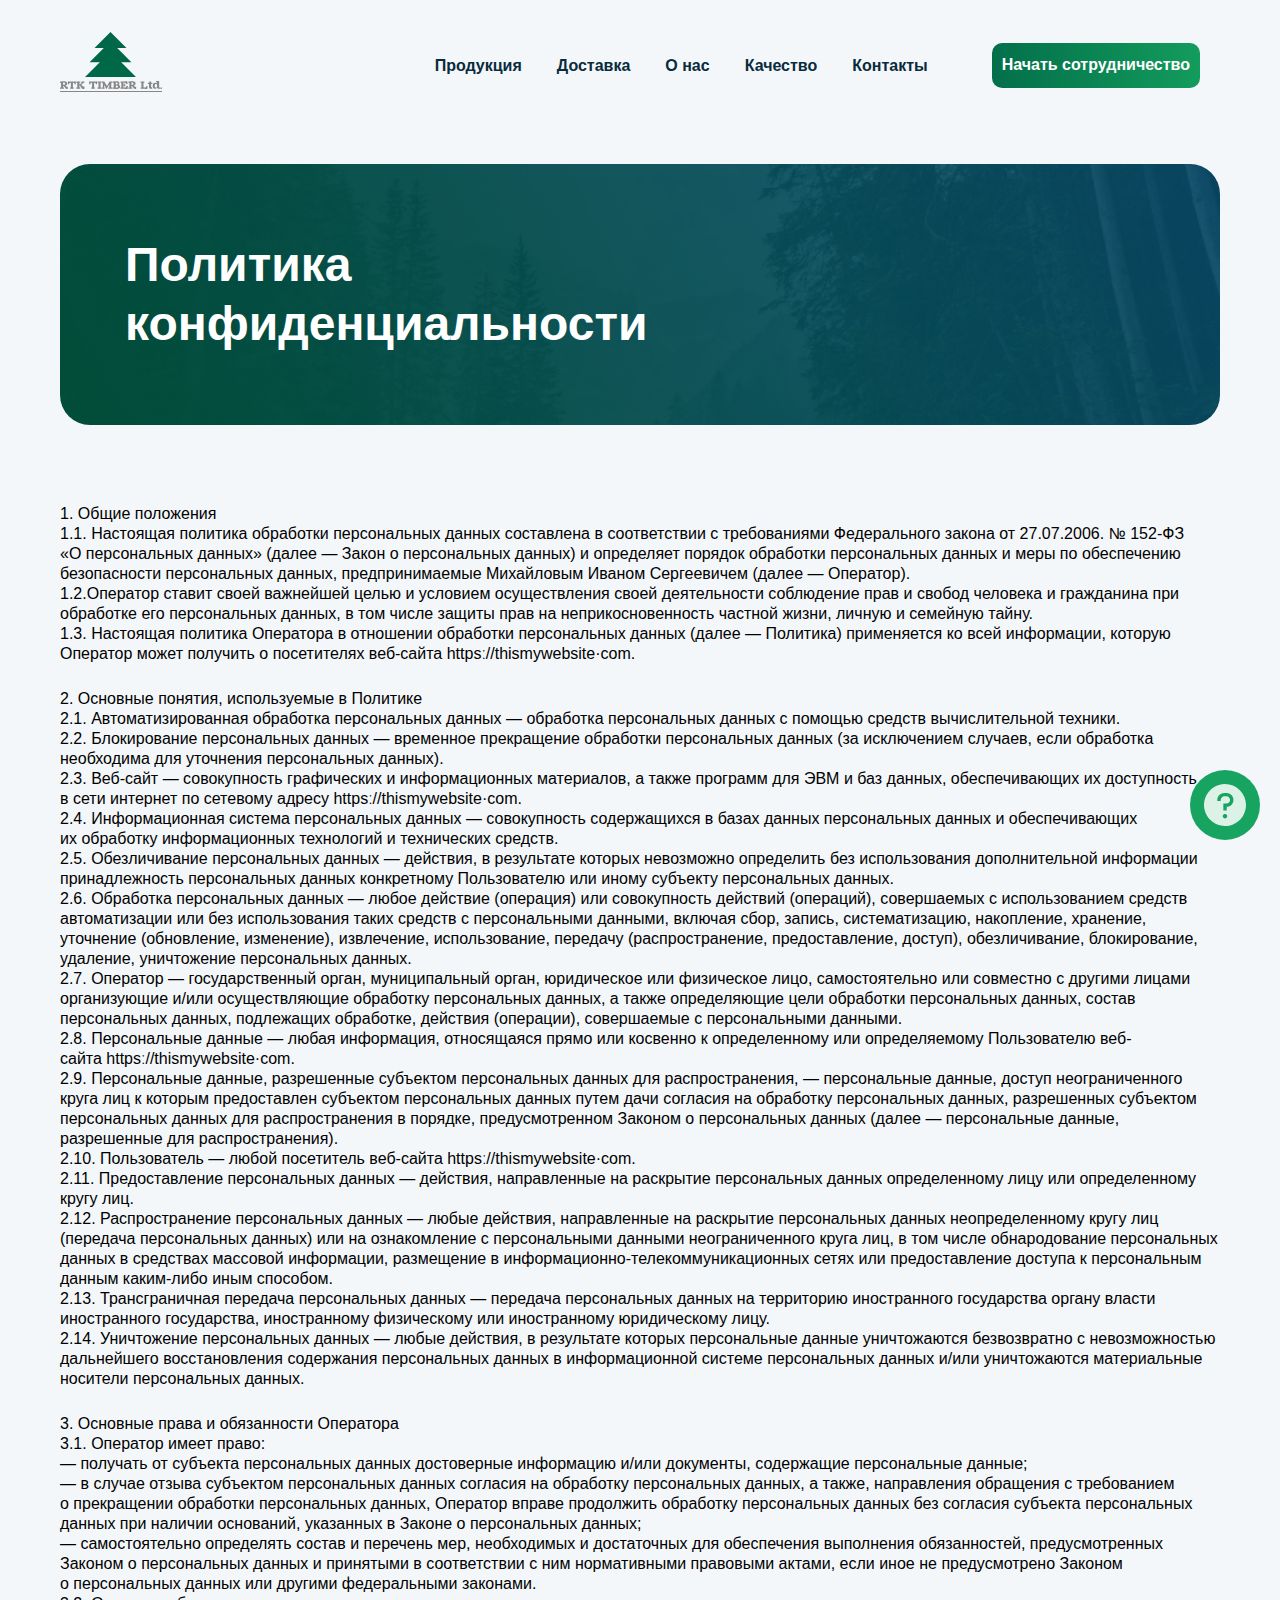
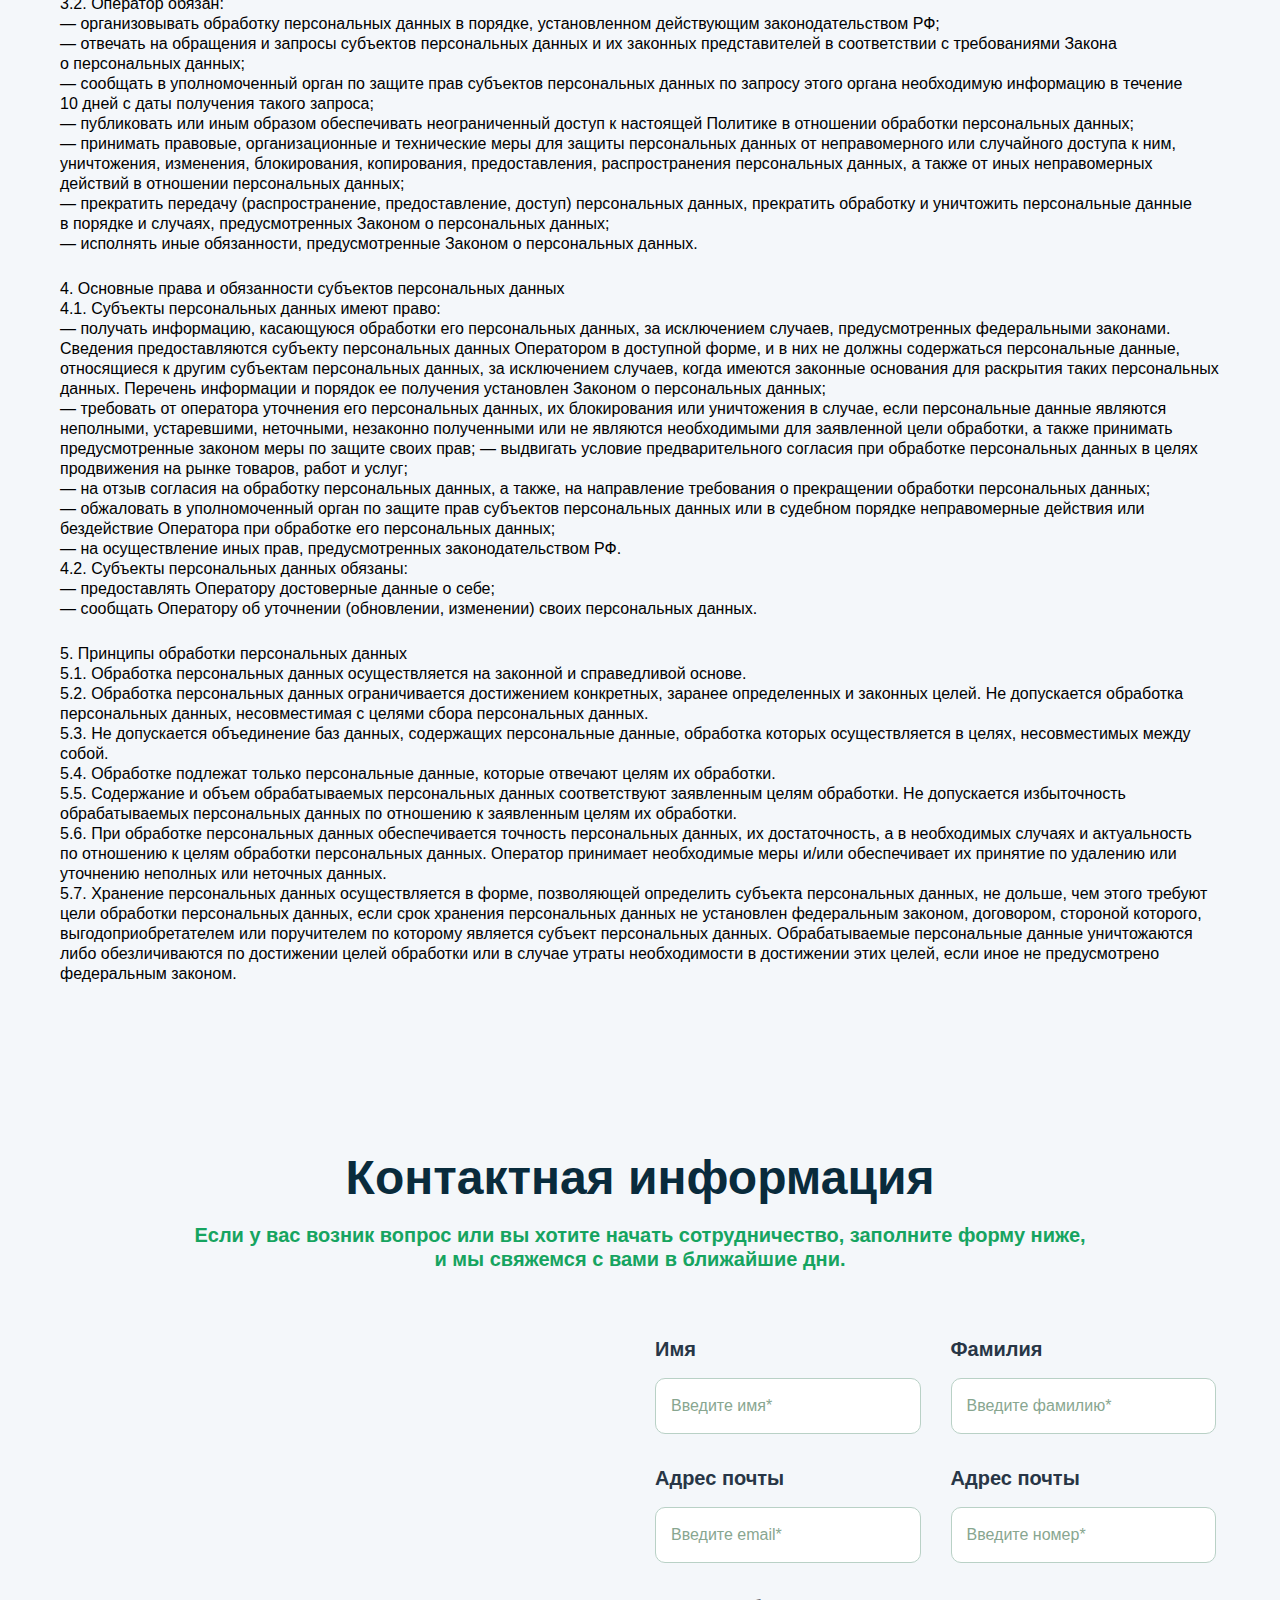
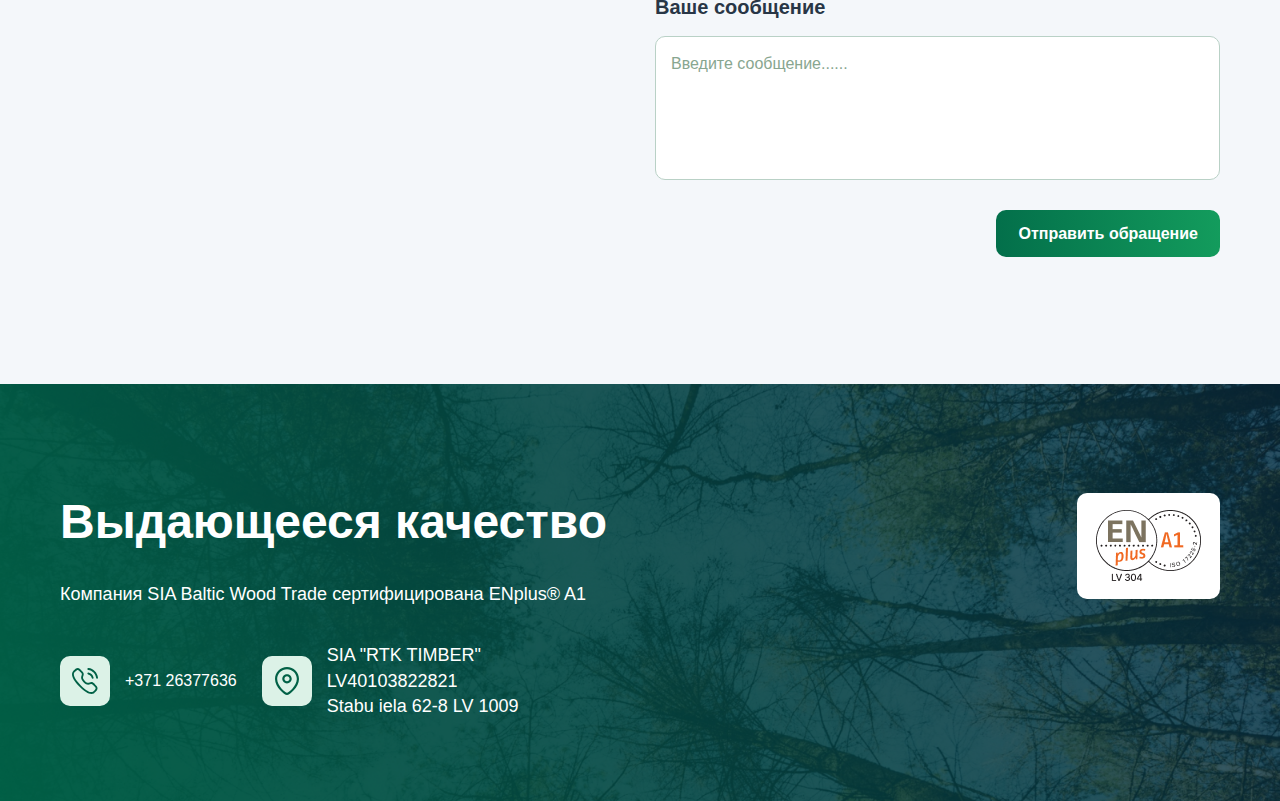
<file: RTK/policy.html>
<!DOCTYPE html>
<html lang="ru">
<head>
  <meta charset="UTF-8">
  <meta name="viewport" content="width=device-width, initial-scale=1.0">
  <title>RTK TIMBER Ltd.</title>
  <link rel="stylesheet" href="css/vars.css">
  <link rel="stylesheet" href="css/global.css">
</head>
<body>
  <button class="btn-pop-up">
    <img src="images/icons/question.svg" alt="иконка вопроса">
  </button>
  <div class="pop-up">
    <div class="pop-up__inner">
      <h3 class="pop-up__title">Нужна помощь?</h3>
      <p class="pop-up__text">Свяжитесь с нами или перейдите в раздел с часто задаваемыми вопросами.</p>
      <div class="pop-up__links">
        <a class="pop-up__link pop-up__link-tel" href="tel:+37126377636">
          <span>
            <img src="images/icons/phone.svg" alt="иконка телефона">
          </span>
          <span>+371 26377636</span>
        </a>
        <a class="pop-up__link pop-up__link-faq" href="faq.html">
          <span>
            <img src="images/icons/question.svg" alt="иконка вопроса">
          </span>
          <span>FAQ</span>
        </a>
      </div>
    </div>
  </div>
  <div class="mobile-menu">
    <nav class="mobile-menu__inner">
      <ul class="header__nav-list--mobile">
        <li>
          <a class="header__nav-link" href="#">Продукция</a>
        </li>
        <li>
          <a class="header__nav-link" href="delivery.html">Доставка</a>
        </li>
        <li>
          <a class="header__nav-link" href="about.html">О нас</a>
        </li>
        <li>
          <a class="header__nav-link" href="quality.html">Качество</a>
        </li>
        <li>
          <a class="header__nav-link" href="contacts.html">Контакты</a>
        </li>
        <li>
          <a class="header__nav-btn--mobile" href="cooperation.html">Начать сотрудничество</a>
        </li>
      </ul>
    </nav>
  </div>
  <header class="header d-center-between">
    <a href="index.html">
      <img src="images/logo.svg" alt="Логотип RTK TIMBER Ltd." width="102" height="60">
    </a>
    <nav class="d-center">
      <ul class="header__nav-list d-center-between">
        <li>
          <a class="header__nav-link" href="#">Продукция</a>
        </li>
        <li>
          <a class="header__nav-link" href="delivery.html">Доставка</a>
        </li>
        <li>
          <a class="header__nav-link" href="about.html">О нас</a>
        </li>
        <li>
          <a class="header__nav-link" href="quality.html">Качество</a>
        </li>
        <li>
          <a class="header__nav-link" href="contacts.html">Контакты</a>
        </li>
      </ul>
      <a  class="header__nav-btn" href="cooperation.html">Начать сотрудничество</a>
      <!-- <div>
        <select  class="header__nav-select" name="lang" id="select-lang">
          <option value="RU">RU</option>
          <option value="EN">EN</option>
        </select>
        <div class="header__nav-dropdown">0,00</div>
      </div> -->
      <button class="burger-btn">
        <div class="burger-btn__inner">
          <span></span>
          <span></span>
          <span></span>
        </div>
      </button>
    </nav>
  </header>
  <main>
    <section class="main-banner__wrapper">
      <div class="main-banner">
        <h1 class="title-1 main-banner__title">Политика конфиденциальности</h1>
      </div>
    </section>
    <section class="info-for-user">
      <div class="info-for-user__text">
        <span>1. Общие положения</span>
        <ul>
          <li>1.1. Настоящая политика обработки персональных данных составлена в соответствии с требованиями Федерального закона от 27.07.2006. № 152-ФЗ «О персональных данных» (далее — Закон о персональных данных) и определяет порядок обработки персональных данных и меры по обеспечению безопасности персональных данных, предпринимаемые Михайловым Иваном Сергеевичем (далее — Оператор).</li>
          <li>1.2.Оператор ставит своей важнейшей целью и условием осуществления своей деятельности соблюдение прав и свобод человека и гражданина при обработке его персональных данных, в том числе защиты прав на неприкосновенность частной жизни, личную и семейную тайну.</li>
          <li>1.3. Настоящая политика Оператора в отношении обработки персональных данных (далее — Политика) применяется ко всей информации, которую Оператор может получить о посетителях веб-сайта httpsː//thismywebsite·com.</li>
        </ul>        
      </div>
      <div class="info-for-user__text">
        <span>2. Основные понятия, используемые в Политике</span>
        <ul>
          <li>2.1. Автоматизированная обработка персональных данных — обработка персональных данных с помощью средств вычислительной техники.</li>
          <li>2.2. Блокирование персональных данных — временное прекращение обработки персональных данных (за исключением случаев, если обработка необходима для уточнения персональных данных).</li>
          <li>2.3. Веб-сайт — совокупность графических и информационных материалов, а также программ для ЭВМ и баз данных, обеспечивающих их доступность в сети интернет по сетевому адресу httpsː//thismywebsite·com.</li>
          <li>2.4. Информационная система персональных данных — совокупность содержащихся в базах данных персональных данных и обеспечивающих их обработку информационных технологий и технических средств.</li>
          <li>2.5. Обезличивание персональных данных — действия, в результате которых невозможно определить без использования дополнительной информации принадлежность персональных данных конкретному Пользователю или иному субъекту персональных данных.</li>
          <li>2.6. Обработка персональных данных — любое действие (операция) или совокупность действий (операций), совершаемых с использованием средств автоматизации или без использования таких средств с персональными данными, включая сбор, запись, систематизацию, накопление, хранение, уточнение (обновление, изменение), извлечение, использование, передачу (распространение, предоставление, доступ), обезличивание, блокирование, удаление, уничтожение персональных данных.</li>
          <li>2.7. Оператор — государственный орган, муниципальный орган, юридическое или физическое лицо, самостоятельно или совместно с другими лицами организующие и/или осуществляющие обработку персональных данных, а также определяющие цели обработки персональных данных, состав персональных данных, подлежащих обработке, действия (операции), совершаемые с персональными данными.</li>
          <li>2.8. Персональные данные — любая информация, относящаяся прямо или косвенно к определенному или определяемому Пользователю веб-сайта httpsː//thismywebsite·com.</li>
          <li>2.9. Персональные данные, разрешенные субъектом персональных данных для распространения, — персональные данные, доступ неограниченного круга лиц к которым предоставлен субъектом персональных данных путем дачи согласия на обработку персональных данных, разрешенных субъектом персональных данных для распространения в порядке, предусмотренном Законом о персональных данных (далее — персональные данные, разрешенные для распространения).</li>
          <li>2.10. Пользователь — любой посетитель веб-сайта httpsː//thismywebsite·com.</li>
          <li>2.11. Предоставление персональных данных — действия, направленные на раскрытие персональных данных определенному лицу или определенному кругу лиц.</li>
          <li>2.12. Распространение персональных данных — любые действия, направленные на раскрытие персональных данных неопределенному кругу лиц (передача персональных данных) или на ознакомление с персональными данными неограниченного круга лиц, в том числе обнародование персональных данных в средствах массовой информации, размещение в информационно-телекоммуникационных сетях или предоставление доступа к персональным данным каким-либо иным способом.</li>
          <li>2.13. Трансграничная передача персональных данных — передача персональных данных на территорию иностранного государства органу власти иностранного государства, иностранному физическому или иностранному юридическому лицу.</li>
          <li>2.14. Уничтожение персональных данных — любые действия, в результате которых персональные данные уничтожаются безвозвратно с невозможностью дальнейшего восстановления содержания персональных данных в информационной системе персональных данных и/или уничтожаются материальные носители персональных данных.</li>
        </ul>
      </div>
      <div class="info-for-user__text">
        <span>3. Основные права и обязанности Оператора</span>
        <ul>
          <li>
            3.1. Оператор имеет право:
            <p>
              — получать от субъекта персональных данных достоверные информацию и/или документы, содержащие персональные данные;

            </p>
            <p>
              — в случае отзыва субъектом персональных данных согласия на обработку персональных данных, а также, направления обращения с требованием о прекращении обработки персональных данных, Оператор вправе продолжить обработку персональных данных без согласия субъекта персональных данных при наличии оснований, указанных в Законе о персональных данных;

            </p>
            <p>
              — самостоятельно определять состав и перечень мер, необходимых и достаточных для обеспечения выполнения обязанностей, предусмотренных Законом о персональных данных и принятыми в соответствии с ним нормативными правовыми актами, если иное не предусмотрено Законом о персональных данных или другими федеральными законами.
            </p>
          </li>
          <li>
            3.2. Оператор обязан:
          <p>
            
          </p>
            <p>
              — организовывать обработку персональных данных в порядке, установленном действующим законодательством РФ;
            </p>
          <p>
              — отвечать на обращения и запросы субъектов персональных данных и их законных представителей в соответствии с требованиями Закона о персональных данных;
          </p>
            <p>
              — сообщать в уполномоченный орган по защите прав субъектов персональных данных по запросу этого органа необходимую информацию в течение 10 дней с даты получения такого запроса;
            </p>
            <p>
              — публиковать или иным образом обеспечивать неограниченный доступ к настоящей Политике в отношении обработки персональных данных;
            </p>
            <p>
              — принимать правовые, организационные и технические меры для защиты персональных данных от неправомерного или случайного доступа к ним, уничтожения, изменения, блокирования, копирования, предоставления, распространения персональных данных, а также от иных неправомерных действий в отношении персональных данных;
            </p>
            <p>
              — прекратить передачу (распространение, предоставление, доступ) персональных данных, прекратить обработку и уничтожить персональные данные в порядке и случаях, предусмотренных Законом о персональных данных;
            </p>
            <p>
              — исполнять иные обязанности, предусмотренные Законом о персональных данных.
            </p>
          </li>
        </ul>    
      </div>   
      <div class="info-for-user__text">
        <span>4. Основные права и обязанности субъектов персональных данных</span>
        <ul>
          <li>
            4.1. Субъекты персональных данных имеют право:
            <p>
              — получать информацию, касающуюся обработки его персональных данных, за исключением случаев, предусмотренных федеральными законами. Сведения предоставляются субъекту персональных данных Оператором в доступной форме, и в них не должны содержаться персональные данные, относящиеся к другим субъектам персональных данных, за исключением случаев, когда имеются законные основания для раскрытия таких персональных данных. Перечень информации и порядок ее получения установлен Законом о персональных данных;
            </p>
            <p>
              — требовать от оператора уточнения его персональных данных, их блокирования или уничтожения в случае, если персональные данные являются неполными, устаревшими, неточными, незаконно полученными или не являются необходимыми для заявленной цели обработки, а также принимать предусмотренные законом меры по защите своих прав;
              — выдвигать условие предварительного согласия при обработке персональных данных в целях продвижения на рынке товаров, работ и услуг;
            </p>
            <p>
              — на отзыв согласия на обработку персональных данных, а также, на направление требования о прекращении обработки персональных данных;
            </p>
            <p>
              — обжаловать в уполномоченный орган по защите прав субъектов персональных данных или в судебном порядке неправомерные действия или бездействие Оператора при обработке его персональных данных;
            </p>
            <p>
              — на осуществление иных прав, предусмотренных законодательством РФ.
            </p>
          </li>
          <li>
            4.2. Субъекты персональных данных обязаны:
            <p>
              — предоставлять Оператору достоверные данные о себе;
            </p>
            <p>
              — сообщать Оператору об уточнении (обновлении, изменении) своих персональных данных.
            </p>
          </li>
        </ul>
      </div> 
      <div class="info-for-user__text">
        <span>
          5. Принципы обработки персональных данных</span>
        <ul>
          <li>5.1. Обработка персональных данных осуществляется на законной и справедливой основе.</li>
          <li>5.2. Обработка персональных данных ограничивается достижением конкретных, заранее определенных и законных целей. Не допускается обработка персональных данных, несовместимая с целями сбора персональных данных. </li>
          <li>5.3. Не допускается объединение баз данных, содержащих персональные данные, обработка которых осуществляется в целях, несовместимых между собой.</li>
          <li>5.4. Обработке подлежат только персональные данные, которые отвечают целям их обработки.</li>
          <li>5.5. Содержание и объем обрабатываемых персональных данных соответствуют заявленным целям обработки. Не допускается избыточность обрабатываемых персональных данных по отношению к заявленным целям их обработки.</li>
          <li>5.6. При обработке персональных данных обеспечивается точность персональных данных, их достаточность, а в необходимых случаях и актуальность по отношению к целям обработки персональных данных. Оператор принимает необходимые меры и/или обеспечивает их принятие по удалению или уточнению неполных или неточных данных.</li>
          <li>5.7. Хранение персональных данных осуществляется в форме, позволяющей определить субъекта персональных данных, не дольше, чем этого требуют цели обработки персональных данных, если срок хранения персональных данных не установлен федеральным законом, договором, стороной которого, выгодоприобретателем или поручителем по которому является субъект персональных данных. Обрабатываемые персональные данные уничтожаются либо обезличиваются по достижении целей обработки или в случае утраты необходимости в достижении этих целей, если иное не предусмотрено федеральным законом.</li>
        </ul>
      </div>
      
    </section>
    <section class="section-contacts">
      <h2 class="title-1 section-contacts__title">Контактная информация</h2>
      <p class="section-contacts__text">Если у вас возник вопрос или вы хотите начать сотрудничество, заполните форму ниже, и мы свяжемся с вами в ближайшие дни.</p>
      <div class="section-contacts__content">
        <div class="section-contacts__left">
          <div class="section-contacts__map">
            <iframe src="https://www.google.com/maps/embed?pb=!1m18!1m12!1m3!1d17136.477542936304!2d24.209155720240776!3d56.89257624809044!2m3!1f0!2f0!3f0!3m2!1i1024!2i768!4f13.1!3m3!1m2!1s0x46eed25c996e2869%3A0xe9f9d55bf4d96d21!2zQXRiYWxzcyBpZWxhIDUsIExhdGdhbGVzIHByaWVrxaFwaWxzxJN0YSwgUsSrZ2EsIExWLTEwNjMsINCb0LDRgtCy0LjRjw!5e0!3m2!1sru!2sru!4v1717455332401!5m2!1sru!2sru" width="100%" height="450" style="border:0;" allowfullscreen="" loading="lazy" referrerpolicy="no-referrer-when-downgrade"></iframe>
          </div>
          <!-- <div class="section-contacts__info">
            <div class="section-contacts__info-item">
              <div>
                <img src="images/icons/geo-mark.svg" alt="иконка" width="24" height="28">
              </div>
              <p>Улица Пушкина, дом Колотушкина 182, п. 93</p>
            </div>
            <div class="section-contacts__info-item">
              <div>
                <img src="images/icons/clock.svg" alt="иконка" width="29" height="29">
              </div>
              <div>
                <p><span>ПН-ПТ</span> 08:00 - 17:00</p>
              <p><span>СБ</span>10:00 - 16:00</p>
              </div>
            </div>
          </div> -->
        </div>
        <div class="section-contacts__right">
          <form class="section-contacts__form">
            <label>
              <span>Имя</span>
              <input name="name" type="text" placeholder="Введите имя*">
            </label>
            <label>
              <span>Фамилия</span>
              <input type="text" placeholder="Введите фамилию*">
            </label>
            <label>
              <span>Адрес почты</span>
              <input type="email" placeholder="Введите email*">
            </label>
            <label>
              <span>Адрес почты</span>
              <input type="tel" placeholder="Введите номер*">
            </label>
            <label class="section-contacts__form-message">
              <span>Ваше сообщение</span>
              <textarea name="message" id="message" placeholder="Введите сообщение......"></textarea>
            </label>
            <button class="section-contacts__form-btn">Отправить обращение</button>
          </form>
        </div>
      </div>
    </section>
  </main>
  <footer class="footer">
    <div>
      <h2 class="title-1 footer__title">Выдающееся качество</h2>
      <p class="footer__text">Компания SIA Baltic Wood Trade сертифицирована ENplus® A1
      </p>
      <div class="footer__contacts">
        <!-- <div class="footer__contact">
          <div class="footer__contact-icon">
            <img src="images/icons/letter.svg" alt="иконка">
          </div>
          <a href="mailto:dsasdasd@sample.com">dsasdasd@sample.com</a>
        </div> -->
        <div class="footer__contact"> 
          <div class="footer__contact-icon">
            <img src="images/icons/phone-active.svg" alt="иконка">
          </div>
          <a href="tel:+37126377636">+371 26377636</a>
        </div>
        <div class="footer__contact"> 
          <div class="footer__contact-icon">
            <img src="images/icons/geo-mark.svg" alt="иконка" width="24" height="28">
          </div>
          <div>
            <p>
              SIA "RTK TIMBER"
            </p>
            <p>
              LV40103822821
            </p>
            <p>         
              Stabu iela 62-8 LV 1009
            </p>
          </div>
        </div>
      </div>
    </div>
    <div class="footer__right-wrapper">
      <div class="footer__right">
        <!--<img src="images/certificate/certificate-4.png" alt="сертификат 4">-->
        <!--<img src="images/certificate/certificate-3.png" alt="сертификат 3">-->
        <img src="images/certificate/certificate-2.png" alt="сертификат 2">
        <!-- <img src="images/certificate/certificate-1.png" alt="сертификат 1"> -->
      </div>
    </div>
  </footer>
  <script src="js/index.js"></script>
</body>
</html>
</file>
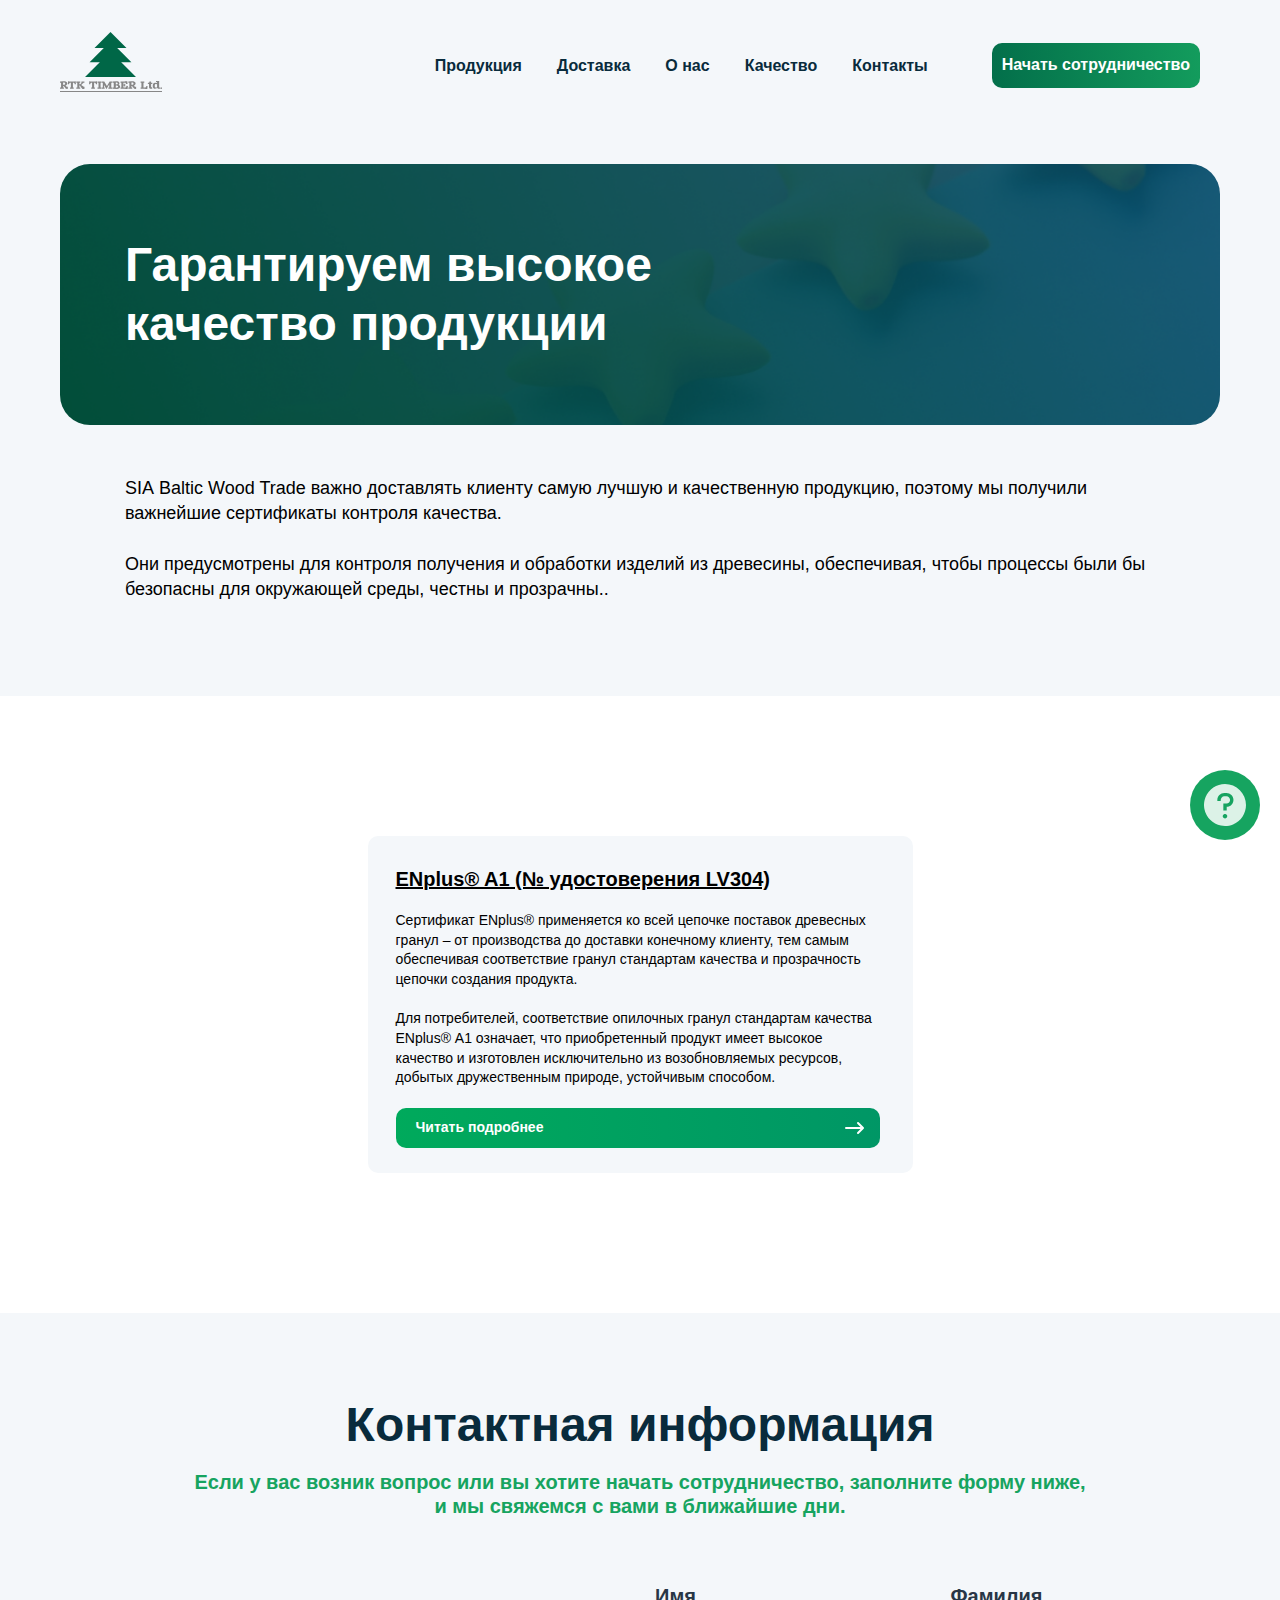
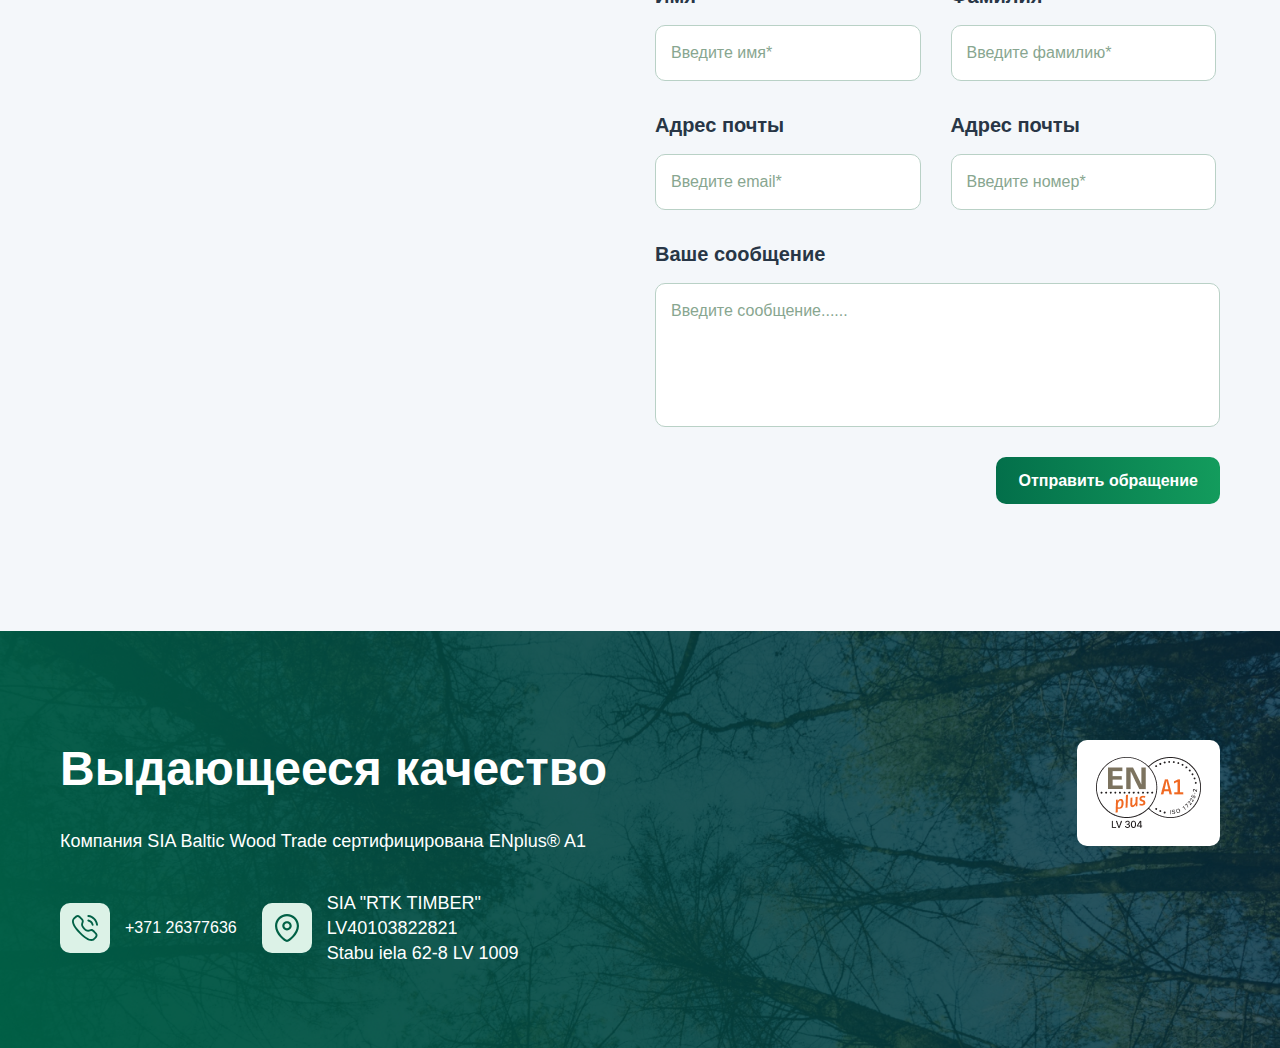
<file: RTK/quality.html>
<!DOCTYPE html>
<html lang="ru">
<head>
  <meta charset="UTF-8">
  <meta name="viewport" content="width=device-width, initial-scale=1.0">
  <title>RTK TIMBER Ltd.</title>
  <link rel="stylesheet" href="css/vars.css">
  <link rel="stylesheet" href="css/global.css">
  <link rel="stylesheet" href="css/quality.css">
</head>
<body>
  <button class="btn-pop-up">
    <img src="images/icons/question.svg" alt="иконка вопроса">
  </button>
  <div class="pop-up">
    <div class="pop-up__inner">
      <h3 class="pop-up__title">Нужна помощь?</h3>
      <p class="pop-up__text">Свяжитесь с нами или перейдите в раздел с часто задаваемыми вопросами.</p>
      <div class="pop-up__links">
        <a class="pop-up__link pop-up__link-tel" href="tel:+37126377636">
          <span>
            <img src="images/icons/phone.svg" alt="иконка телефона">
          </span>
          <span>+371 26377636</span>
        </a>
        <a class="pop-up__link pop-up__link-faq" href="faq.html">
          <span>
            <img src="images/icons/question.svg" alt="иконка вопроса">
          </span>
          <span>FAQ</span>
        </a>
      </div>
    </div>
  </div>
  <div class="mobile-menu">
    <nav class="mobile-menu__inner">
      <ul class="header__nav-list--mobile">
        <li>
          <a class="header__nav-link" href="#">Продукция</a>
        </li>
        <li>
          <a class="header__nav-link" href="delivery.html">Доставка</a>
        </li>
        <li>
          <a class="header__nav-link" href="about.html">О нас</a>
        </li>
        <li>
          <a class="header__nav-link" href="quality.html">Качество</a>
        </li>
        <li>
          <a class="header__nav-link" href="contacts.html">Контакты</a>
        </li>
        <li>
          <a class="header__nav-btn--mobile" href="cooperation.html">Начать сотрудничество</a>
        </li>
      </ul>
    </nav>
  </div>
  <header class="header d-center-between">
    <a href="index.html">
      <img src="images/logo.svg" alt="Логотип RTK TIMBER Ltd." width="102" height="60">
    </a>
    <nav class="d-center">
      <ul class="header__nav-list d-center-between">
        <li>
          <a class="header__nav-link" href="#">Продукция</a>
        </li>
        <li>
          <a class="header__nav-link" href="delivery.html">Доставка</a>
        </li>
        <li>
          <a class="header__nav-link" href="about.html">О нас</a>
        </li>
        <li>
          <a class="header__nav-link" href="quality.html">Качество</a>
        </li>
        <li>
          <a class="header__nav-link" href="contacts.html">Контакты</a>
        </li>
      </ul>
      <a  class="header__nav-btn" href="cooperation.html">Начать сотрудничество</a>
      <!-- <div>
        <select  class="header__nav-select" name="lang" id="select-lang">
          <option value="RU">RU</option>
          <option value="EN">EN</option>
        </select>
        <div class="header__nav-dropdown">0,00</div>
      </div> -->
      <button class="burger-btn">
        <div class="burger-btn__inner">
          <span></span>
          <span></span>
          <span></span>
        </div>
      </button>
    </nav>
  </header>
  <main>
    <section class="main-banner__wrapper section-main">
      <div class="main-banner section-main__banner">
        <h1 class="title-1 main-banner__title">Гарантируем высокое качество продукции</h1>
      </div>
      <p class="section-main__text">SIA Baltic Wood Trade важно доставлять клиенту самую лучшую и качественную продукцию, поэтому мы получили важнейшие сертификаты контроля качества.
      </p>
      <p class="section-main__text">Они предусмотрены для контроля получения и обработки изделий из древесины, обеспечивая, чтобы процессы были бы безопасны для окружающей среды, честны и прозрачны..</p>
    </section>
    <section class="section-info bg-white">
      <div class="section-info__cards">
        <div class="section-info__card">
          <h2 class="section-info__title">
            <a href="https://demo21.datateks.lv/storage/files/shares/ENplus%20A1%20and%20A2%20SIA%20Baltic%20Wood%20Trade_Final.pdf" target="_blank">
              ENplus® A1 (№ удостоверения LV304)
            </a>
          </h2>
          <p class="section-info__text">
            Сертификат ENplus® применяется ко всей цепочке поставок древесных гранул – от производства до доставки конечному клиенту, тем самым обеспечивая соответствие гранул стандартам качества и прозрачность цепочки создания продукта.
          </p>
          <p class="section-info__text">
            Для потребителей, соответствие опилочных гранул стандартам качества ENplus® А1 означает, что приобретенный продукт имеет высокое качество и изготовлен исключительно из возобновляемых ресурсов, добытых дружественным природе, устойчивым способом.
          </p>
          <a href="#" class="section-info__link">Читать подробнее</a>
        </div>
        <!--<div class="section-info__card">-->
        <!--  <h2 class="section-info__title">-->
        <!--    <a href="https://demo21.datateks.lv/storage/files/shares/FSC_FCOC_CRT_SIABalticWoodTrade_022219.pdf" target="_blank">-->
        <!--      FSC® (№ лицензии FSC-C146714)-->
        <!--    </a>-->
        <!--  </h2>-->
        <!--  <p class="section-info__text">-->
        <!--    Forest Stewardship Council® (FSC®), или Лесной попечительский совет – это международная независимая негосударственная бесприбыльная организация, учрежденная представителями экологических и социальных организаций, а также владельцами леса и переработчиками древесины со всего мира. -->
        <!--  </p>-->
        <!--  <p class="section-info__text">-->
        <!--    Цель совета – поощрять соответствующее экологическим требованиям, социально благоприятное и экономически жизнеспособное хозяйственное обслуживание мировых лесов.-->
        <!--  </p>-->
        <!--  <a href="#" class="section-info__link">Читать подробнее</a>-->
        <!--</div>-->
        <!--<div class="section-info__card">-->
        <!--  <h2 class="section-info__title">-->
        <!--    <a href="https://www.balticwoodtrade.lv/storage/files/shares/199_Baltic%20Wood%20Trade_12062024_2021-01.pdf" target="_blank">-->
        <!--      PEFC™ (№ сертификата TT-PEFC-COC199)-->
        <!--    </a>-->
        <!--  </h2>-->
        <!--  <p class="section-info__text">-->
        <!--    PEFC™ (Programme for the Endorsement of Forest Certification™), или Программа оценки систем сертификации лесов – это международная негосударственная независимая бесприбыльная организация, содействующая устойчивому хозяйственному обслуживанию леса.-->
        <!--  </p>-->
        <!--  <p class="section-info__text">-->
        <!--    Ее критерии определяют поддержку здоровья и жизнеспособности экосистемы леса, содержание и поощрение продуктивных функций леса (древесины и не только), поддержание, защиту и стимулирование биологического разнообразия лесной экосистемы, поддержку и надлежащее поощрение защитных функций в хозяйственном обслуживании леса (в особенности касательно почвы и воды), а также поддержание других социально-экономических функций и условий.-->
        <!--  </p>-->
        <!--  <a href="#" class="section-info__link">Читать подробнее</a>-->
        <!--</div>-->
      </div>
    </section>
    <section class="section-contacts">
      <h2 class="title-1 section-contacts__title">Контактная информация</h2>
      <p class="section-contacts__text">Если у вас возник вопрос или вы хотите начать сотрудничество, заполните форму ниже, и мы свяжемся с вами в ближайшие дни.</p>
      <div class="section-contacts__content">
        <div class="section-contacts__left">
          <div class="section-contacts__map">
            <iframe src="https://www.google.com/maps/embed?pb=!1m18!1m12!1m3!1d17136.477542936304!2d24.209155720240776!3d56.89257624809044!2m3!1f0!2f0!3f0!3m2!1i1024!2i768!4f13.1!3m3!1m2!1s0x46eed25c996e2869%3A0xe9f9d55bf4d96d21!2zQXRiYWxzcyBpZWxhIDUsIExhdGdhbGVzIHByaWVrxaFwaWxzxJN0YSwgUsSrZ2EsIExWLTEwNjMsINCb0LDRgtCy0LjRjw!5e0!3m2!1sru!2sru!4v1717455332401!5m2!1sru!2sru" width="100%" height="450" style="border:0;" allowfullscreen="" loading="lazy" referrerpolicy="no-referrer-when-downgrade"></iframe>
          </div>
          <!-- <div class="section-contacts__info">
            <div class="section-contacts__info-item">
              <div>
                <img src="images/icons/geo-mark.svg" alt="иконка" width="24" height="28">
              </div>
              <p>Улица Пушкина, дом Колотушкина 182, п. 93</p>
            </div>
            <div class="section-contacts__info-item">
              <div>
                <img src="images/icons/clock.svg" alt="иконка" width="29" height="29">
              </div>
              <div>
                <p><span>ПН-ПТ</span> 08:00 - 17:00</p>
              <p><span>СБ</span>10:00 - 16:00</p>
              </div>
            </div>
          </div> -->
        </div>
        <div class="section-contacts__right">
          <form class="section-contacts__form">
            <label>
              <span>Имя</span>
              <input name="name" type="text" placeholder="Введите имя*">
            </label>
            <label>
              <span>Фамилия</span>
              <input type="text" placeholder="Введите фамилию*">
            </label>
            <label>
              <span>Адрес почты</span>
              <input type="email" placeholder="Введите email*">
            </label>
            <label>
              <span>Адрес почты</span>
              <input type="tel" placeholder="Введите номер*">
            </label>
            <label class="section-contacts__form-message">
              <span>Ваше сообщение</span>
              <textarea name="message" id="message" placeholder="Введите сообщение......"></textarea>
            </label>
            <button class="section-contacts__form-btn">Отправить обращение</button>
          </form>
        </div>
      </div>
    </section>
  </main>
  <footer class="footer">
    <div>
      <h2 class="title-1 footer__title">Выдающееся качество</h2>
      <p class="footer__text">Компания SIA Baltic Wood Trade сертифицирована ENplus® A1
      </p>
      <div class="footer__contacts">
        <!-- <div class="footer__contact">
          <div class="footer__contact-icon">
            <img src="images/icons/letter.svg" alt="иконка">
          </div>
          <a href="mailto:dsasdasd@sample.com">dsasdasd@sample.com</a>
        </div> -->
        <div class="footer__contact"> 
          <div class="footer__contact-icon">
            <img src="images/icons/phone-active.svg" alt="иконка">
          </div>
          <a href="tel:+37126377636">+371 26377636</a>
        </div>
        <div class="footer__contact"> 
          <div class="footer__contact-icon">
            <img src="images/icons/geo-mark.svg" alt="иконка" width="24" height="28">
          </div>
          <div>
            <p>
              SIA "RTK TIMBER"
            </p>
            <p>
              LV40103822821
            </p>
            <p>         
              Stabu iela 62-8 LV 1009
            </p>
          </div>
        </div>
      </div>
    </div>
    <div class="footer__right-wrapper">
      <div class="footer__right">
        <!--<img src="images/certificate/certificate-4.png" alt="сертификат 4">-->
        <!--<img src="images/certificate/certificate-3.png" alt="сертификат 3">-->
        <img src="images/certificate/certificate-2.png" alt="сертификат 2">
        <!-- <img src="images/certificate/certificate-1.png" alt="сертификат 1"> -->
      </div>
    </div>
  </footer>
  <script src="js/index.js"></script>
</body>
</html>
</file>
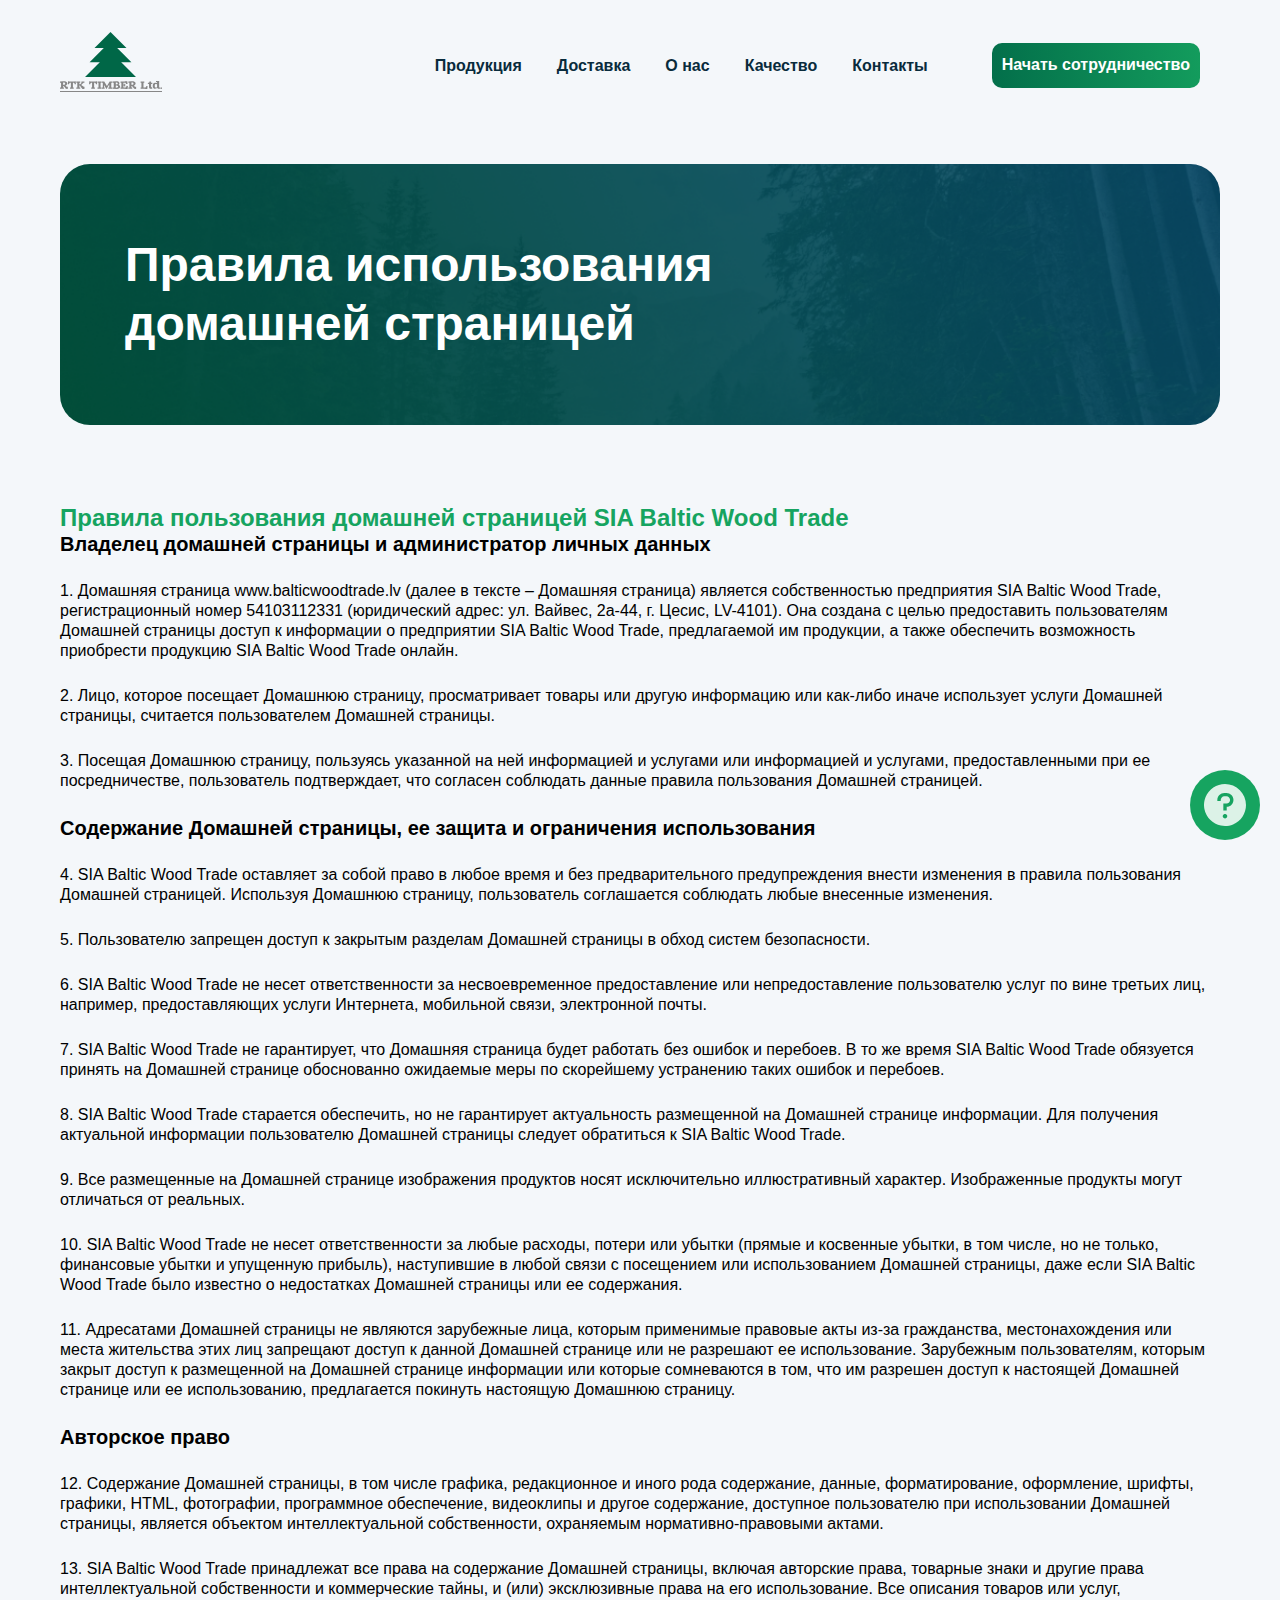
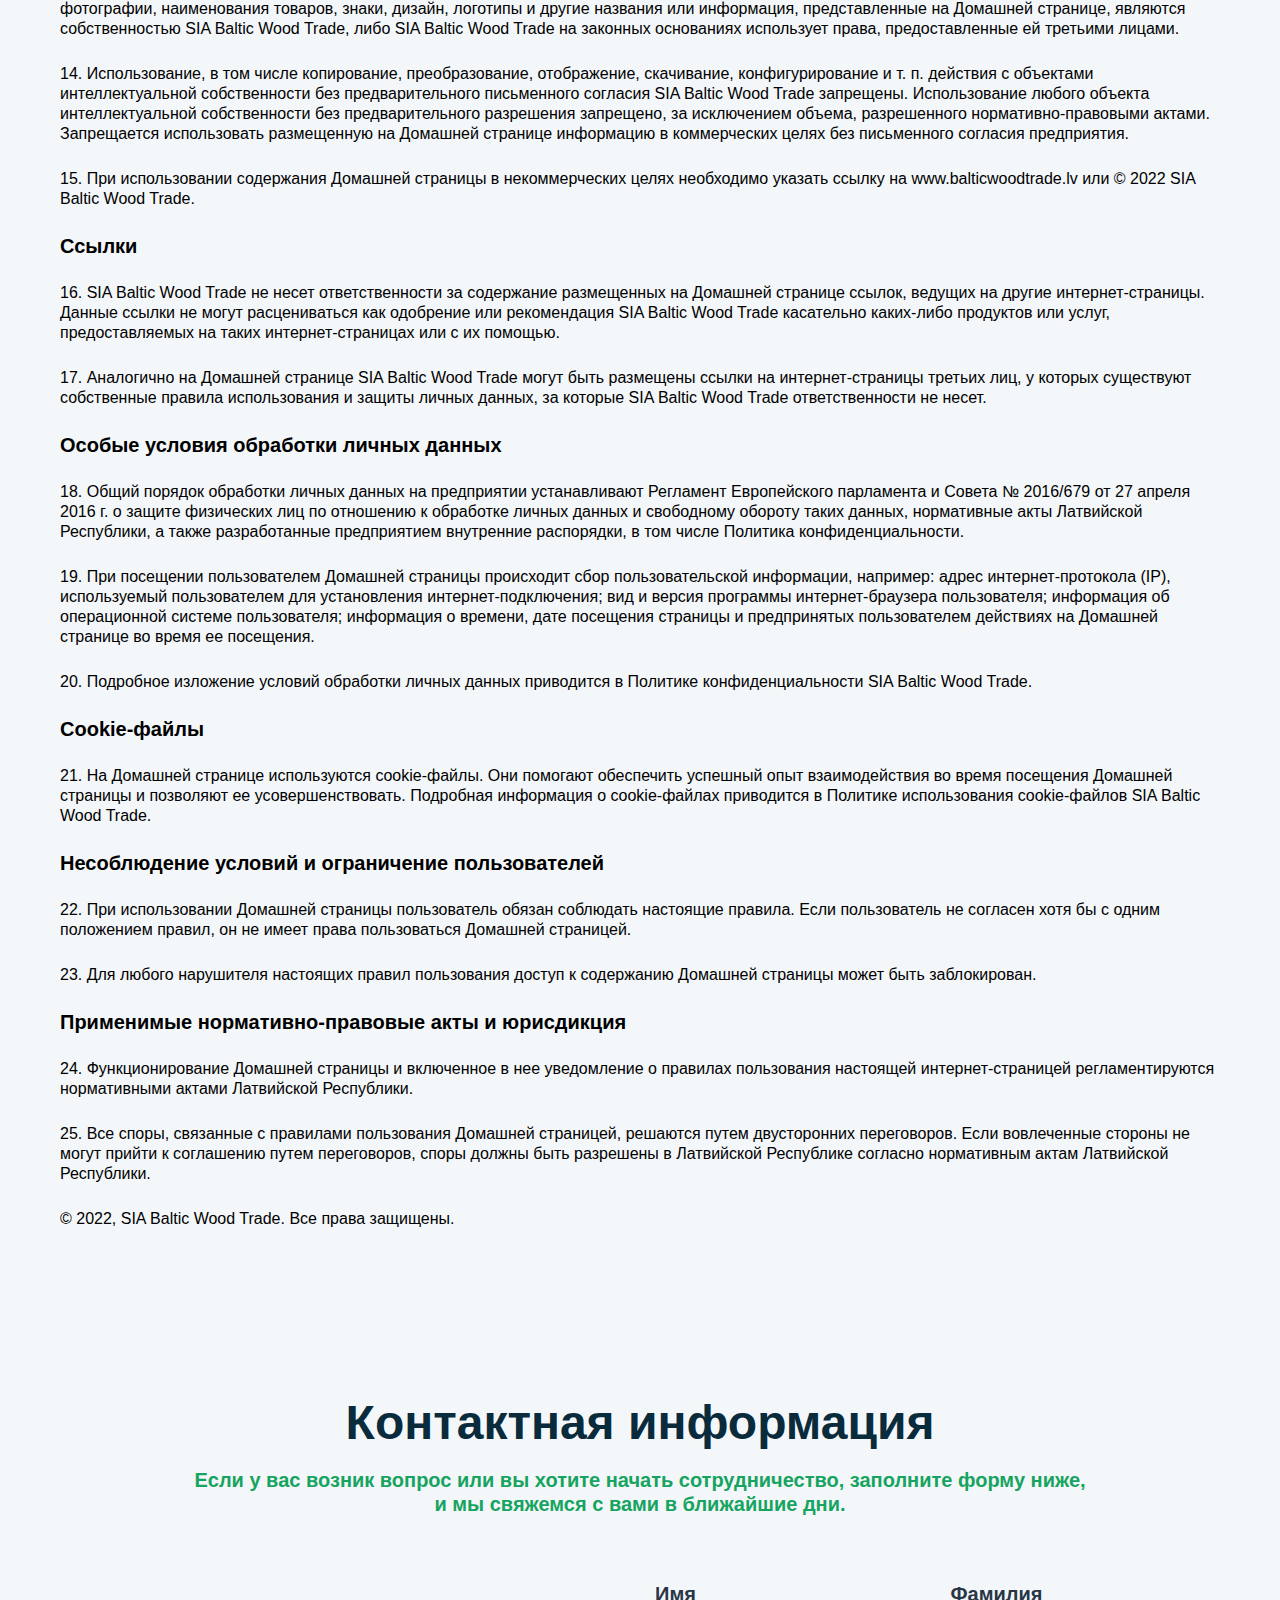
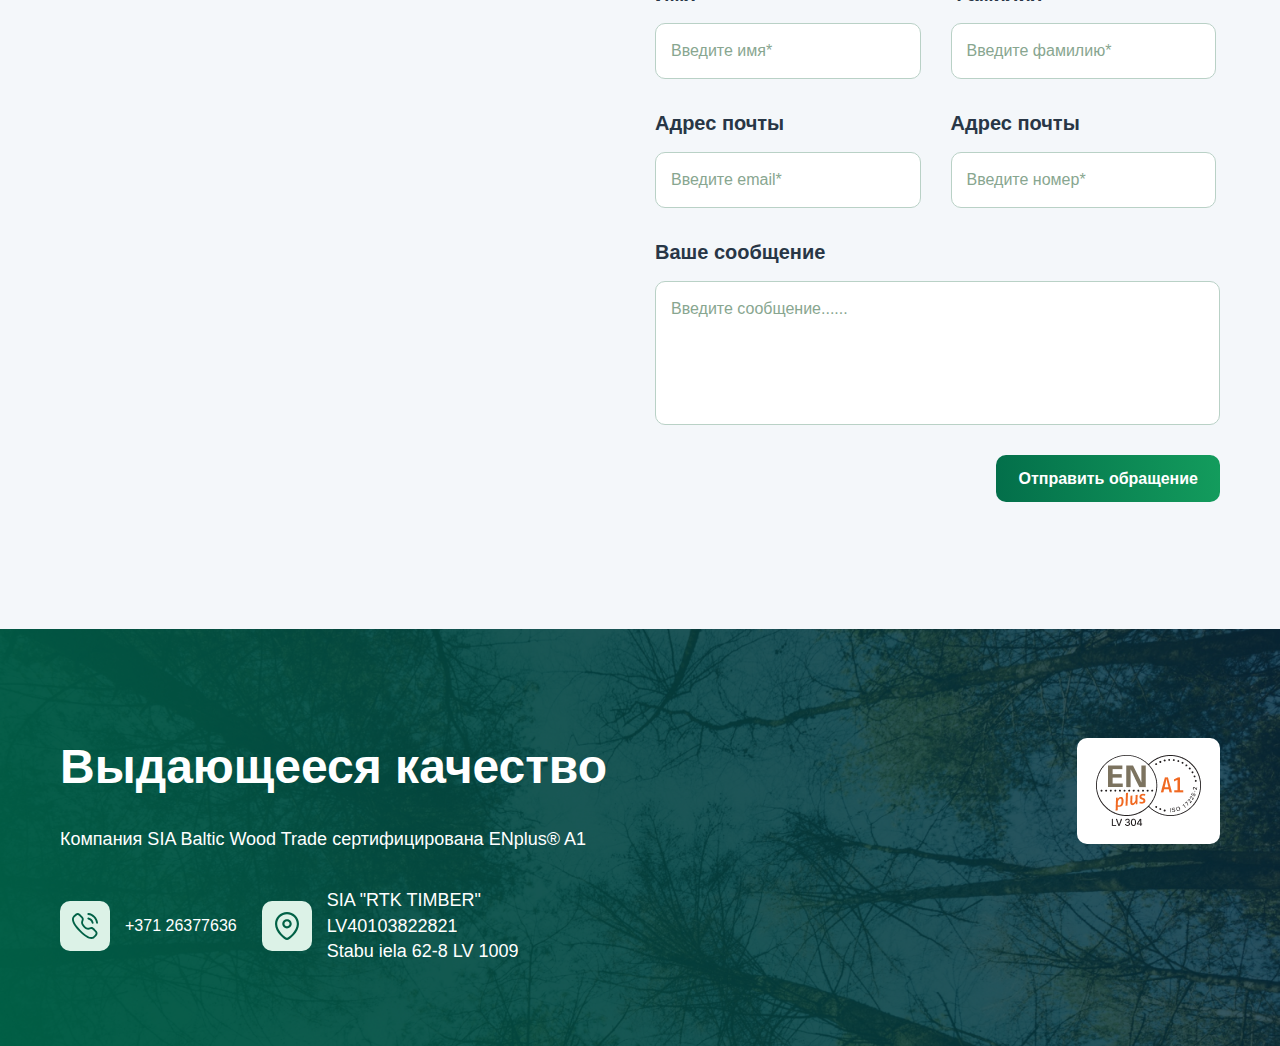
<file: RTK/rules.html>
<!DOCTYPE html>
<html lang="ru">
<head>
  <meta charset="UTF-8">
  <meta name="viewport" content="width=device-width, initial-scale=1.0">
  <title>RTK TIMBER Ltd.</title>
  <link rel="stylesheet" href="css/vars.css">
  <link rel="stylesheet" href="css/global.css">
</head>
<body>
  <button class="btn-pop-up">
    <img src="images/icons/question.svg" alt="иконка вопроса">
  </button>
  <div class="pop-up">
    <div class="pop-up__inner">
      <h3 class="pop-up__title">Нужна помощь?</h3>
      <p class="pop-up__text">Свяжитесь с нами или перейдите в раздел с часто задаваемыми вопросами.</p>
      <div class="pop-up__links">
        <a class="pop-up__link pop-up__link-tel" href="tel:+37126377636">
          <span>
            <img src="images/icons/phone.svg" alt="иконка телефона">
          </span>
          <span>+371 26377636</span>
        </a>
        <a class="pop-up__link pop-up__link-faq" href="faq.html">
          <span>
            <img src="images/icons/question.svg" alt="иконка вопроса">
          </span>
          <span>FAQ</span>
        </a>
      </div>
    </div>
  </div>
  <div class="mobile-menu">
    <nav class="mobile-menu__inner">
      <ul class="header__nav-list--mobile">
        <li>
          <a class="header__nav-link" href="#">Продукция</a>
        </li>
        <li>
          <a class="header__nav-link" href="delivery.html">Доставка</a>
        </li>
        <li>
          <a class="header__nav-link" href="about.html">О нас</a>
        </li>
        <li>
          <a class="header__nav-link" href="quality.html">Качество</a>
        </li>
        <li>
          <a class="header__nav-link" href="contacts.html">Контакты</a>
        </li>
        <li>
          <a class="header__nav-btn--mobile" href="cooperation.html">Начать сотрудничество</a>
        </li>
      </ul>
    </nav>
  </div>
  <header class="header d-center-between">
    <a href="index.html">
      <img src="images/logo.svg" alt="Логотип RTK TIMBER Ltd." width="102" height="60">
    </a>
    <nav class="d-center">
      <ul class="header__nav-list d-center-between">
        <li>
          <a class="header__nav-link" href="#">Продукция</a>
        </li>
        <li>
          <a class="header__nav-link" href="delivery.html">Доставка</a>
        </li>
        <li>
          <a class="header__nav-link" href="about.html">О нас</a>
        </li>
        <li>
          <a class="header__nav-link" href="quality.html">Качество</a>
        </li>
        <li>
          <a class="header__nav-link" href="contacts.html">Контакты</a>
        </li>
      </ul>
      <a  class="header__nav-btn" href="cooperation.html">Начать сотрудничество</a>
      <!-- <div>
        <select  class="header__nav-select" name="lang" id="select-lang">
          <option value="RU">RU</option>
          <option value="EN">EN</option>
        </select>
        <div class="header__nav-dropdown">0,00</div>
      </div> -->
      <button class="burger-btn">
        <div class="burger-btn__inner">
          <span></span>
          <span></span>
          <span></span>
        </div>
      </button>
    </nav>
  </header>
  <main>
    <section class="main-banner__wrapper">
      <div class="main-banner">
        <h1 class="title-1 main-banner__title">Правила использования домашней страницей</h1>
      </div>
    </section>
    <section class="info-for-user">
      <h2 class="info-for-user__main-title">Правила пользования домашней страницей SIA Baltic Wood Trade</h2>
      <h3 class="info-for-user__title">Владелец домашней страницы и администратор личных данных</h3>
      <p class="info-for-user__text">1. Домашняя страница www.balticwoodtrade.lv (далее в тексте – Домашняя страница) является собственностью предприятия SIA Baltic Wood Trade, регистрационный номер 54103112331 (юридический адрес: ул. Вайвес, 2а-44, г. Цесис, LV-4101). Она создана с целью предоставить пользователям Домашней страницы доступ к информации о предприятии SIA Baltic Wood Trade, предлагаемой им продукции, а также обеспечить возможность приобрести продукцию SIA Baltic Wood Trade онлайн.</p>
      <p class="info-for-user__text">2. Лицо, которое посещает Домашнюю страницу, просматривает товары или другую информацию или как-либо иначе использует услуги Домашней страницы, считается пользователем Домашней страницы.</p>
      <p class="info-for-user__text">3. Посещая Домашнюю страницу, пользуясь указанной на ней информацией и услугами или информацией и услугами, предоставленными при ее посредничестве, пользователь подтверждает, что согласен соблюдать данные правила пользования Домашней страницей.</p>
      <h3 class="info-for-user__title">Содержание Домашней страницы, ее защита и ограничения использования</h3>
      <p class="info-for-user__text">4. SIA Baltic Wood Trade оставляет за собой право в любое время и без предварительного предупреждения внести изменения в правила пользования Домашней страницей. Используя Домашнюю страницу, пользователь соглашается соблюдать любые внесенные изменения.</p>
      <p class="info-for-user__text">5. Пользователю запрещен доступ к закрытым разделам Домашней страницы в обход систем безопасности.</p>
      <p class="info-for-user__text">6. SIA Baltic Wood Trade не несет ответственности за несвоевременное предоставление или непредоставление пользователю услуг по вине третьих лиц, например, предоставляющих услуги Интернета, мобильной связи, электронной почты.</p>
      <p class="info-for-user__text">7. SIA Baltic Wood Trade не гарантирует, что Домашняя страница будет работать без ошибок и перебоев. В то же время SIA Baltic Wood Trade обязуется принять на Домашней странице обоснованно ожидаемые меры по скорейшему устранению таких ошибок и перебоев.</p>
      <p class="info-for-user__text">8. SIA Baltic Wood Trade старается обеспечить, но не гарантирует актуальность размещенной на Домашней странице информации. Для получения актуальной информации пользователю Домашней страницы следует обратиться к SIA Baltic Wood Trade.</p>
      <p class="info-for-user__text">9. Все размещенные на Домашней странице изображения продуктов носят исключительно иллюстративный характер. Изображенные продукты могут отличаться от реальных.</p>
      <p class="info-for-user__text">10. SIA Baltic Wood Trade не несет ответственности за любые расходы, потери или убытки (прямые и косвенные убытки, в том числе, но не только, финансовые убытки и упущенную прибыль), наступившие в любой связи с посещением или использованием Домашней страницы, даже если SIA Baltic Wood Trade было известно о недостатках Домашней страницы или ее содержания.</p>
      <p class="info-for-user__text">11. Адресатами Домашней страницы не являются зарубежные лица, которым применимые правовые акты из-за гражданства, местонахождения или места жительства этих лиц запрещают доступ к данной Домашней странице или не разрешают ее использование. Зарубежным пользователям, которым закрыт доступ к размещенной на Домашней странице информации или которые сомневаются в том, что им разрешен доступ к настоящей Домашней странице или ее использованию, предлагается покинуть настоящую Домашнюю страницу.</p>
      <h3 class="info-for-user__title">Авторское право</h3>
      <p class="info-for-user__text">12. Содержание Домашней страницы, в том числе графика, редакционное и иного рода содержание, данные, форматирование, оформление, шрифты, графики, HTML, фотографии, программное обеспечение, видеоклипы и другое содержание, доступное пользователю при использовании Домашней страницы, является объектом интеллектуальной собственности, охраняемым нормативно-правовыми актами. </p>
      <p class="info-for-user__text">13. SIA Baltic Wood Trade принадлежат все права на содержание Домашней страницы, включая авторские права, товарные знаки и другие права интеллектуальной собственности и коммерческие тайны, и (или) эксклюзивные права на его использование. Все описания товаров или услуг, фотографии, наименования товаров, знаки, дизайн, логотипы и другие названия или информация, представленные на Домашней странице, являются собственностью SIA Baltic Wood Trade, либо SIA Baltic Wood Trade на законных основаниях использует права, предоставленные ей третьими лицами.</p>
      <p class="info-for-user__text">14. Использование, в том числе копирование, преобразование, отображение, скачивание, конфигурирование и т. п. действия с объектами интеллектуальной собственности без предварительного письменного согласия SIA Baltic Wood Trade запрещены. Использование любого объекта интеллектуальной собственности без предварительного разрешения запрещено, за исключением объема, разрешенного нормативно-правовыми актами. Запрещается использовать размещенную на Домашней странице информацию в коммерческих целях без письменного согласия предприятия.</p>
      <p class="info-for-user__text">
        15. При использовании содержания Домашней страницы в некоммерческих целях необходимо указать ссылку на www.balticwoodtrade.lv или © 2022 SIA Baltic Wood Trade.</p>
      <h3 class="info-for-user__title">Ссылки</h3>
      <p class="info-for-user__text">16. SIA Baltic Wood Trade не несет ответственности за содержание размещенных на Домашней странице ссылок, ведущих на другие интернет-страницы. Данные ссылки не могут расцениваться как одобрение или рекомендация SIA Baltic Wood Trade касательно каких-либо продуктов или услуг, предоставляемых на таких интернет-страницах или с их помощью.</p>
      <p class="info-for-user__text">17. Аналогично на Домашней странице SIA Baltic Wood Trade могут быть размещены ссылки на интернет-страницы третьих лиц, у которых существуют собственные правила использования и защиты личных данных, за которые SIA Baltic Wood Trade ответственности не несет.</p>
      <h3 class="info-for-user__title">Особые условия обработки личных данных</h3>
      <p class="info-for-user__text">18. Общий порядок обработки личных данных на предприятии устанавливают Регламент Европейского парламента и Совета № 2016/679 от 27 апреля 2016 г. о защите физических лиц по отношению к обработке личных данных и свободному обороту таких данных, нормативные акты Латвийской Республики, а также разработанные предприятием внутренние распорядки, в том числе Политика конфиденциальности.</p>
      <p class="info-for-user__text">
        19. При посещении пользователем Домашней страницы происходит сбор пользовательской информации, например: адрес интернет-протокола (IP), используемый пользователем для установления интернет-подключения; вид и версия программы интернет-браузера пользователя; информация об операционной системе пользователя; информация о времени, дате посещения страницы и предпринятых пользователем действиях на Домашней странице во время ее посещения.</p>
      <p class="info-for-user__text">20. Подробное изложение условий обработки личных данных приводится в Политике конфиденциальности SIA Baltic Wood Trade.</p>
      <h3 class="info-for-user__title">Cookie-файлы</h3>
      <p class="info-for-user__text">21. На Домашней странице используются cookie-файлы. Они помогают обеспечить успешный опыт взаимодействия во время посещения Домашней страницы и позволяют ее усовершенствовать. Подробная информация о cookie-файлах приводится в Политике использования cookie-файлов SIA Baltic Wood Trade.</p>
      <h3 class="info-for-user__title">Несоблюдение условий и ограничение пользователей</h3>
      <p class="info-for-user__text">22. При использовании Домашней страницы пользователь обязан соблюдать настоящие правила. Если пользователь не согласен хотя бы с одним положением правил, он не имеет права пользоваться Домашней страницей.</p>
      <p class="info-for-user__text">23. Для любого нарушителя настоящих правил пользования доступ к содержанию Домашней страницы может быть заблокирован.</p>
      <h3 class="info-for-user__title">Применимые нормативно-правовые акты и юрисдикция</h3>
      <p class="info-for-user__text">24. Функционирование Домашней страницы и включенное в нее уведомление о правилах пользования настоящей интернет-страницей регламентируются нормативными актами Латвийской Республики.</p>
      <p class="info-for-user__text">25. Все споры, связанные с правилами пользования Домашней страницей, решаются путем двусторонних переговоров. Если вовлеченные стороны не могут прийти к соглашению путем переговоров, споры должны быть разрешены в Латвийской Республике согласно нормативным актам Латвийской Республики.</p>
      <p class="info-for-user__text">© 2022, SIA Baltic Wood Trade. Все права защищены.</p>
    </section>
    <section class="section-contacts">
      <h2 class="title-1 section-contacts__title">Контактная информация</h2>
      <p class="section-contacts__text">Если у вас возник вопрос или вы хотите начать сотрудничество, заполните форму ниже, и мы свяжемся с вами в ближайшие дни.</p>
      <div class="section-contacts__content">
        <div class="section-contacts__left">
          <div class="section-contacts__map">
            <iframe src="https://www.google.com/maps/embed?pb=!1m18!1m12!1m3!1d17136.477542936304!2d24.209155720240776!3d56.89257624809044!2m3!1f0!2f0!3f0!3m2!1i1024!2i768!4f13.1!3m3!1m2!1s0x46eed25c996e2869%3A0xe9f9d55bf4d96d21!2zQXRiYWxzcyBpZWxhIDUsIExhdGdhbGVzIHByaWVrxaFwaWxzxJN0YSwgUsSrZ2EsIExWLTEwNjMsINCb0LDRgtCy0LjRjw!5e0!3m2!1sru!2sru!4v1717455332401!5m2!1sru!2sru" width="100%" height="450" style="border:0;" allowfullscreen="" loading="lazy" referrerpolicy="no-referrer-when-downgrade"></iframe>
          </div>
          <!-- <div class="section-contacts__info">
            <div class="section-contacts__info-item">
              <div>
                <img src="images/icons/geo-mark.svg" alt="иконка" width="24" height="28">
              </div>
              <p>Улица Пушкина, дом Колотушкина 182, п. 93</p>
            </div>
            <div class="section-contacts__info-item">
              <div>
                <img src="images/icons/clock.svg" alt="иконка" width="29" height="29">
              </div>
              <div>
                <p><span>ПН-ПТ</span> 08:00 - 17:00</p>
              <p><span>СБ</span>10:00 - 16:00</p>
              </div>
            </div>
          </div> -->
        </div>
        <div class="section-contacts__right">
          <form class="section-contacts__form">
            <label>
              <span>Имя</span>
              <input name="name" type="text" placeholder="Введите имя*">
            </label>
            <label>
              <span>Фамилия</span>
              <input type="text" placeholder="Введите фамилию*">
            </label>
            <label>
              <span>Адрес почты</span>
              <input type="email" placeholder="Введите email*">
            </label>
            <label>
              <span>Адрес почты</span>
              <input type="tel" placeholder="Введите номер*">
            </label>
            <label class="section-contacts__form-message">
              <span>Ваше сообщение</span>
              <textarea name="message" id="message" placeholder="Введите сообщение......"></textarea>
            </label>
            <button class="section-contacts__form-btn">Отправить обращение</button>
          </form>
        </div>
      </div>
    </section>
  </main>
  <footer class="footer">
    <div>
      <h2 class="title-1 footer__title">Выдающееся качество</h2>
      <p class="footer__text">Компания SIA Baltic Wood Trade сертифицирована ENplus® A1
      </p>
      <div class="footer__contacts">
        <!-- <div class="footer__contact">
          <div class="footer__contact-icon">
            <img src="images/icons/letter.svg" alt="иконка">
          </div>
          <a href="mailto:dsasdasd@sample.com">dsasdasd@sample.com</a>
        </div> -->
        <div class="footer__contact"> 
          <div class="footer__contact-icon">
            <img src="images/icons/phone-active.svg" alt="иконка">
          </div>
          <a href="tel:+37126377636">+371 26377636</a>
        </div>
        <div class="footer__contact"> 
          <div class="footer__contact-icon">
            <img src="images/icons/geo-mark.svg" alt="иконка" width="24" height="28">
          </div>
          <div>
            <p>
              SIA "RTK TIMBER"
            </p>
            <p>
              LV40103822821
            </p>
            <p>         
              Stabu iela 62-8 LV 1009
            </p>
          </div>
        </div>
      </div>
    </div>
    <div class="footer__right-wrapper">
      <div class="footer__right">
        <!--<img src="images/certificate/certificate-4.png" alt="сертификат 4">-->
        <!--<img src="images/certificate/certificate-3.png" alt="сертификат 3">-->
        <img src="images/certificate/certificate-2.png" alt="сертификат 2">
        <!-- <img src="images/certificate/certificate-1.png" alt="сертификат 1"> -->
      </div>
    </div>
  </footer>
  <script src="js/index.js"></script>
</body>
</html>
</file>
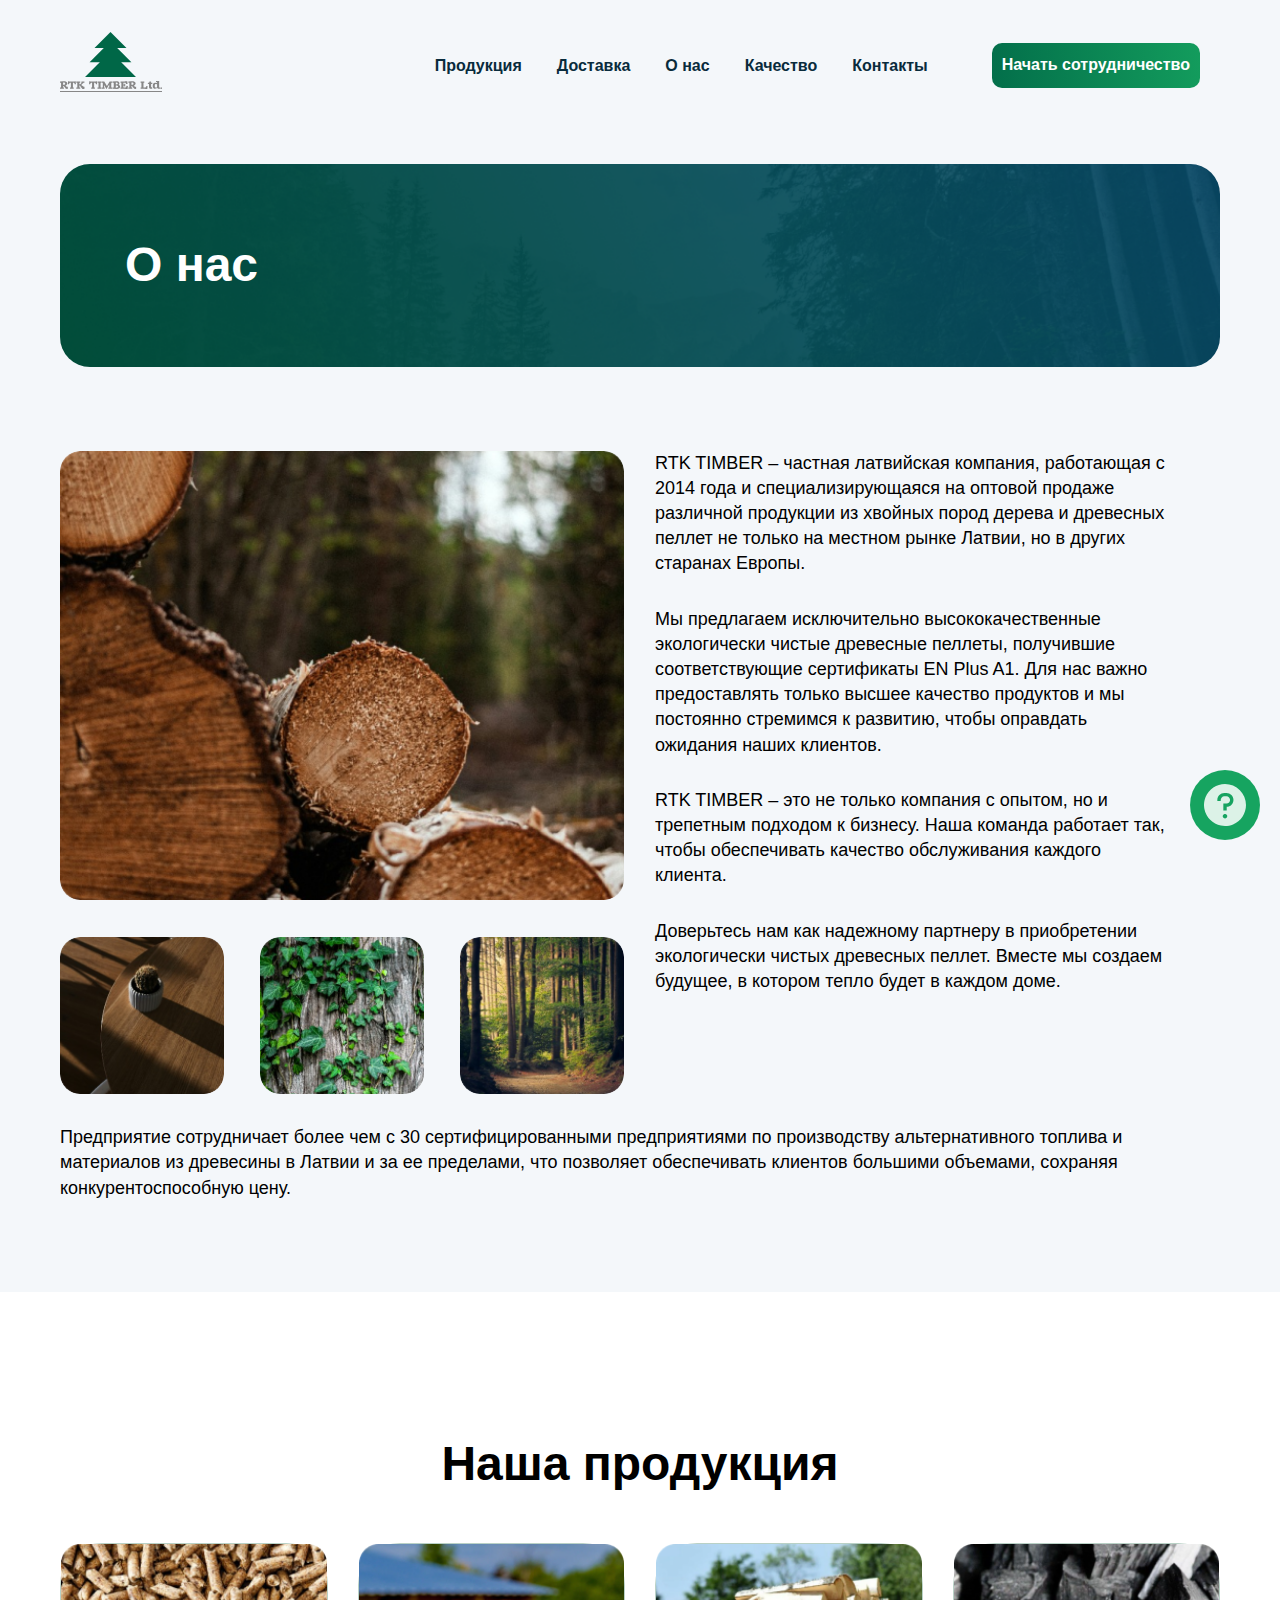
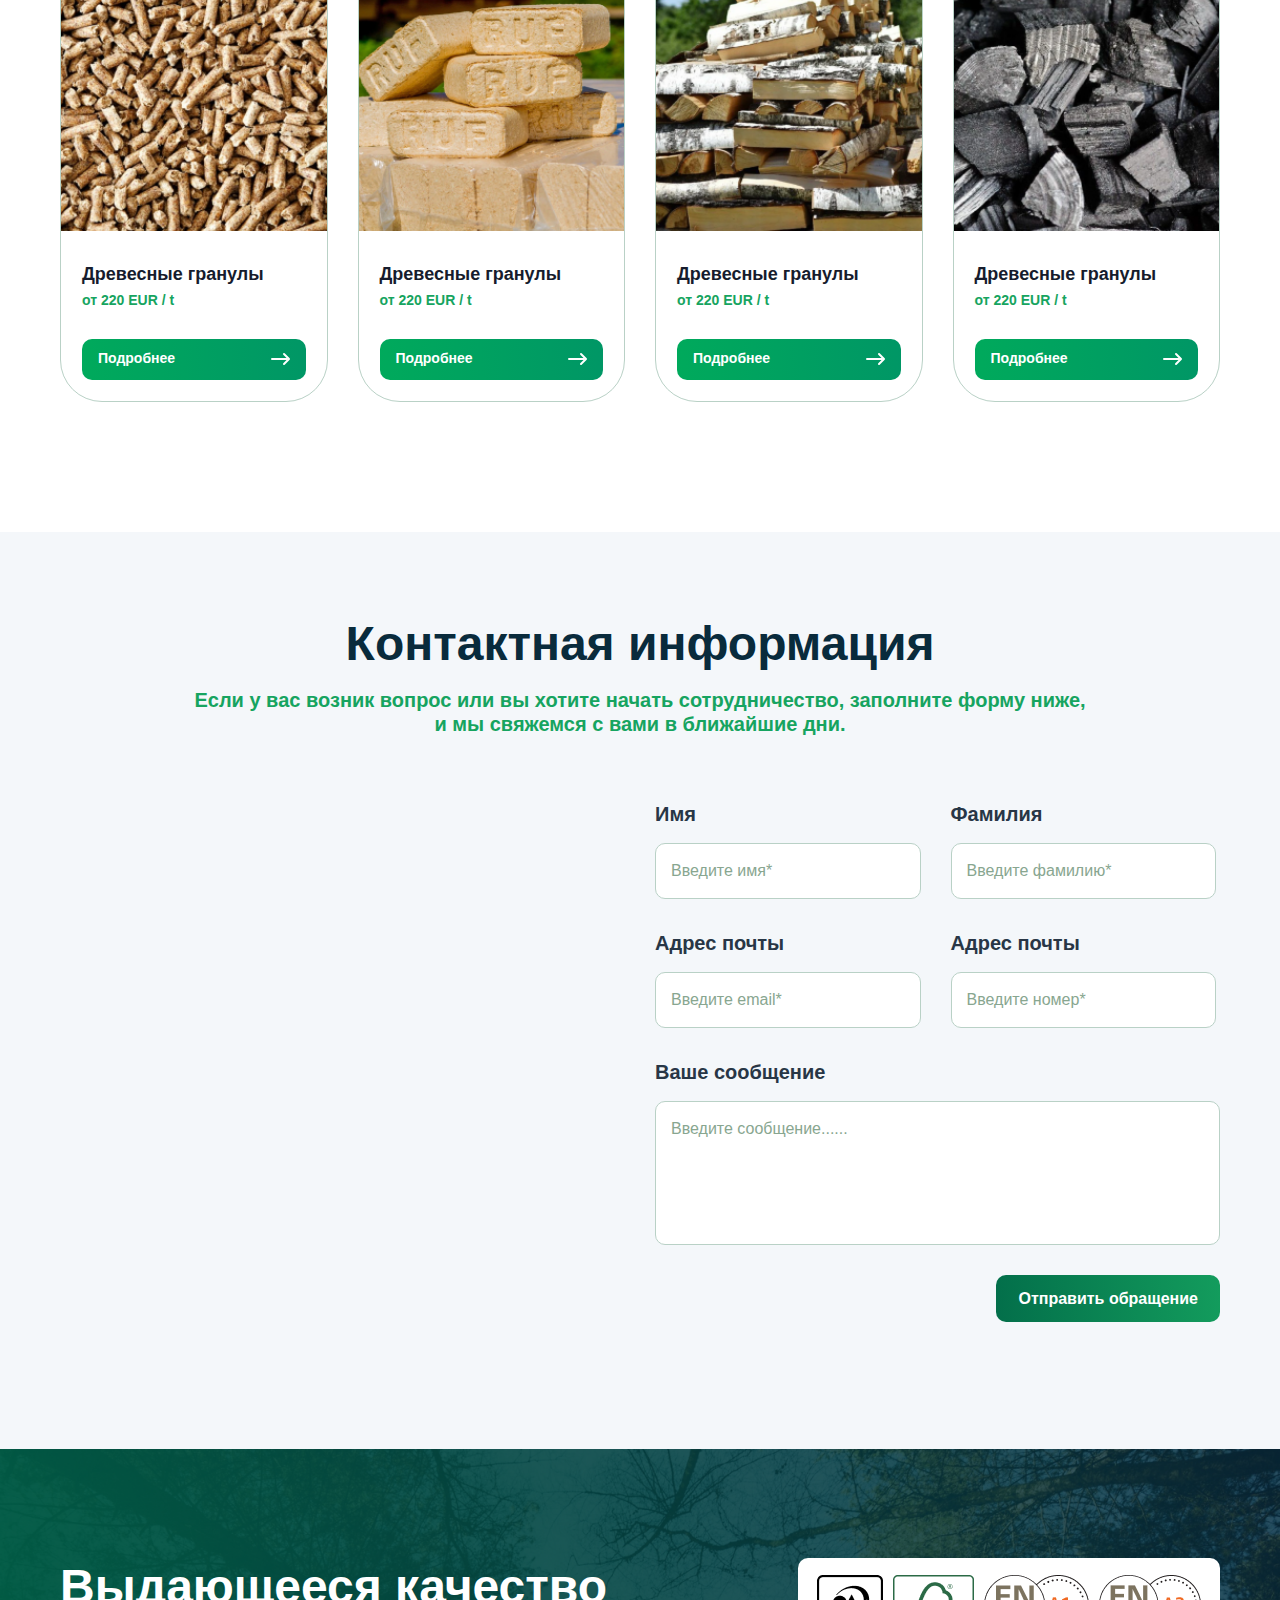
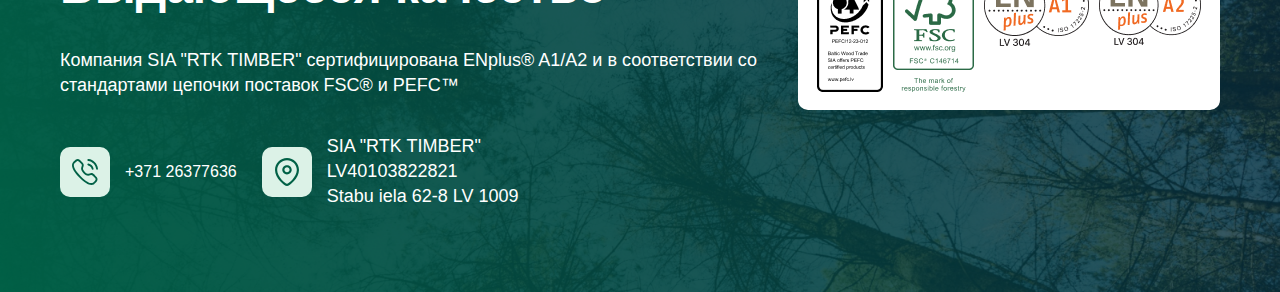
<file: RTK2.0/about.html>
<!DOCTYPE html>
<html lang="ru">
  <head>
    <meta charset="UTF-8" />
    <meta name="viewport" content="width=device-width, initial-scale=1.0" />
    <title>RTK TIMBER Ltd.</title>
    <link rel="stylesheet" href="css/vars.css" />
    <link rel="stylesheet" href="css/global.css" />
    <link rel="stylesheet" href="css/about.css" />
  </head>
  <body>
    <button class="btn-pop-up">
      <img src="images/icons/question.svg" alt="иконка вопроса" />
    </button>
    <div class="pop-up">
      <div class="pop-up__inner">
        <h3 class="pop-up__title">Нужна помощь?</h3>
        <p class="pop-up__text">
          Свяжитесь с нами или перейдите в раздел с часто задаваемыми вопросами.
        </p>
        <div class="pop-up__links">
          <a class="pop-up__link pop-up__link-tel" href="tel:+37126377636">
            <span>
              <img src="images/icons/phone.svg" alt="иконка телефона" />
            </span>
            <span>+371 26377636</span>
          </a>
          <a class="pop-up__link pop-up__link-faq" href="faq.html">
            <span>
              <img src="images/icons/question.svg" alt="иконка вопроса" />
            </span>
            <span>FAQ</span>
          </a>
        </div>
      </div>
    </div>
    <div class="mobile-menu">
      <nav class="mobile-menu__inner">
        <ul class="header__nav-list--mobile">
          <li>
            <a class="header__nav-link" href="#">Продукция</a>
          </li>
          <li>
            <a class="header__nav-link" href="delivery.html">Доставка</a>
          </li>
          <li>
            <a class="header__nav-link" href="about.html">О нас</a>
          </li>
          <li>
            <a class="header__nav-link" href="quality.html">Качество</a>
          </li>
          <li>
            <a class="header__nav-link" href="contacts.html">Контакты</a>
          </li>
          <li>
            <a class="header__nav-btn--mobile" href="cooperation.html"
              >Начать сотрудничество</a
            >
          </li>
        </ul>
      </nav>
    </div>
    <header class="header d-center-between">
      <a href="index.html">
        <img
          src="images/logo.svg"
          alt="Логотип RTK TIMBER Ltd."
          width="102"
          height="60"
        />
      </a>
      <nav class="d-center">
        <ul class="header__nav-list d-center-between">
          <li>
            <a class="header__nav-link" href="#">Продукция</a>
          </li>
          <li>
            <a class="header__nav-link" href="delivery.html">Доставка</a>
          </li>
          <li>
            <a class="header__nav-link" href="about.html">О нас</a>
          </li>
          <li>
            <a class="header__nav-link" href="quality.html">Качество</a>
          </li>
          <li>
            <a class="header__nav-link" href="contacts.html">Контакты</a>
          </li>
        </ul>
        <a class="header__nav-btn" href="cooperation.html"
          >Начать сотрудничество</a
        >
        <!-- <div>
        <select  class="header__nav-select" name="lang" id="select-lang">
          <option value="RU">RU</option>
          <option value="EN">EN</option>
        </select>
        <div class="header__nav-dropdown">0,00</div>
      </div> -->
        <button class="burger-btn">
          <div class="burger-btn__inner">
            <span></span>
            <span></span>
            <span></span>
          </div>
        </button>
      </nav>
    </header>
    <main>
      <section class="main-banner__wrapper section-main">
        <div class="main-banner section-main__banner">
          <h1 class="title-1 main-banner__title">О нас</h1>
        </div>
        <div class="section-main__content">
          <div class="section-main__content-left">
            <img
              class="section-main__content-main-image"
              src="images/about-1.png"
              alt="Брёвна в лесу"
            />
            <div class="section-main__content-images">
              <img
                class="section-main__content-image"
                src="images/about-2.png"
                alt="Кактус на столе"
              />
              <img
                class="section-main__content-image"
                src="images/about-3.png"
                alt="Дервео"
              />
              <img
                class="section-main__content-image"
                src="images/about-4.png"
                alt="Лес"
              />
            </div>
          </div>
          <div class="section-main__content-right">
            <p class="section-main__content-text">
              RTK TIMBER – частная латвийская компания, работающая с 2014 года и
              специализирующаяся на оптовой продаже различной продукции из
              хвойных пород дерева и древесных пеллет не только на местном рынке
              Латвии, но в других старанах Европы.
            </p>
            <p class="section-main__content-text">
              Мы предлагаем исключительно высококачественные экологически чистые
              древесные пеллеты, получившие соответствующие сертификаты EN Plus
              A1. Для нас важно предоставлять только высшее качество продуктов и
              мы постоянно стремимся к развитию, чтобы оправдать ожидания наших
              клиентов.
            </p>
            <p class="section-main__content-text">
              RTK TIMBER – это не только компания с опытом, но и трепетным
              подходом к бизнесу. Наша команда работает так, чтобы обеспечивать
              качество обслуживания каждого клиента.
            </p>
            <p class="section-main__content-text">
              Доверьтесь нам как надежному партнеру в приобретении экологически
              чистых древесных пеллет. Вместе мы создаем будущее, в котором
              тепло будет в каждом доме.
            </p>
          </div>
          <div
            class="section-main__content-images section-main__content-images--mobile"
          >
            <img
              class="section-main__content-image"
              src="images/about-2.png"
              alt="Кактус на столе"
            />
            <img
              class="section-main__content-image"
              src="images/about-3.png"
              alt="Дервео"
            />
            <img
              class="section-main__content-image"
              src="images/about-4.png"
              alt="Лес"
            />
          </div>
          <div class="section-main__content-bottom">
            <p class="section-main__content-text">
              Предприятие сотрудничает более чем с 30 сертифицированными
              предприятиями по производству альтернативного топлива и материалов
              из древесины в Латвии и за ее пределами, что позволяет
              обеспечивать клиентов большими объемами, сохраняя
              конкурентоспособную цену.
            </p>
          </div>
        </div>
      </section>
      <section class="section-products bg-white">
        <h2 class="title-1 section-products__title">Наша продукция</h2>
        <ul class="section-proucts__list products-list">
          <li class="products-list__item">
            <img
              class="products-list__img"
              src="images/products/product-1.png"
              alt="Изображение продукции"
            />
            <div class="products-list__bottom">
              <div>
                <h3 class="products-list__title">Древесные гранулы</h3>
                <p class="products-list__price">от 220 EUR / t</p>
              </div>
              <a class="products-list__link" href="#">Подробнее</a>
            </div>
          </li>
          <li class="products-list__item">
            <img
              class="products-list__img"
              src="images/products/product-2.png"
              alt="Изображение продукции"
            />
            <div class="products-list__bottom">
              <div>
                <h3 class="products-list__title">Древесные гранулы</h3>
                <p class="products-list__price">от 220 EUR / t</p>
              </div>
              <a class="products-list__link" href="#">Подробнее</a>
            </div>
          </li>
          <li class="products-list__item">
            <img
              class="products-list__img"
              src="images/products/product-3.png"
              alt="Изображение продукции"
            />
            <div class="products-list__bottom">
              <div>
                <h3 class="products-list__title">Древесные гранулы</h3>
                <p class="products-list__price">от 220 EUR / t</p>
              </div>
              <a class="products-list__link" href="#">Подробнее</a>
            </div>
          </li>
          <li class="products-list__item">
            <img
              class="products-list__img"
              src="images/products/product-4.png"
              alt="Изображение продукции"
            />
            <div class="products-list__bottom">
              <div>
                <h3 class="products-list__title">Древесные гранулы</h3>
                <p class="products-list__price">от 220 EUR / t</p>
              </div>
              <a class="products-list__link" href="#">Подробнее</a>
            </div>
          </li>
        </ul>
      </section>
      <section class="section-contacts">
        <h2 class="title-1 section-contacts__title">Контактная информация</h2>
        <p class="section-contacts__text">
          Если у вас возник вопрос или вы хотите начать сотрудничество,
          заполните форму ниже, и мы свяжемся с вами в ближайшие дни.
        </p>
        <div class="section-contacts__content">
          <div class="section-contacts__left">
            <div class="section-contacts__map">
              <iframe
                src="https://www.google.com/maps/embed?pb=!1m18!1m12!1m3!1d17136.477542936304!2d24.209155720240776!3d56.89257624809044!2m3!1f0!2f0!3f0!3m2!1i1024!2i768!4f13.1!3m3!1m2!1s0x46eed25c996e2869%3A0xe9f9d55bf4d96d21!2zQXRiYWxzcyBpZWxhIDUsIExhdGdhbGVzIHByaWVrxaFwaWxzxJN0YSwgUsSrZ2EsIExWLTEwNjMsINCb0LDRgtCy0LjRjw!5e0!3m2!1sru!2sru!4v1717455332401!5m2!1sru!2sru"
                width="100%"
                height="450"
                style="border: 0"
                allowfullscreen=""
                loading="lazy"
                referrerpolicy="no-referrer-when-downgrade"
              ></iframe>
            </div>
            <!-- <div class="section-contacts__info">
            <div class="section-contacts__info-item">
              <div>
                <img src="images/icons/geo-mark.svg" alt="иконка" width="24" height="28">
              </div>
              <p>Улица Пушкина, дом Колотушкина 182, п. 93</p>
            </div>
            <div class="section-contacts__info-item">
              <div>
                <img src="images/icons/clock.svg" alt="иконка" width="29" height="29">
              </div>
              <div>
                <p><span>ПН-ПТ</span> 08:00 - 17:00</p>
              <p><span>СБ</span>10:00 - 16:00</p>
              </div>
            </div>
          </div> -->
          </div>
          <div class="section-contacts__right">
            <form class="section-contacts__form">
              <label>
                <span>Имя</span>
                <input name="name" type="text" placeholder="Введите имя*" />
              </label>
              <label>
                <span>Фамилия</span>
                <input type="text" placeholder="Введите фамилию*" />
              </label>
              <label>
                <span>Адрес почты</span>
                <input type="email" placeholder="Введите email*" />
              </label>
              <label>
                <span>Адрес почты</span>
                <input type="tel" placeholder="Введите номер*" />
              </label>
              <label class="section-contacts__form-message">
                <span>Ваше сообщение</span>
                <textarea
                  name="message"
                  id="message"
                  placeholder="Введите сообщение......"
                ></textarea>
              </label>
              <button class="section-contacts__form-btn">
                Отправить обращение
              </button>
            </form>
          </div>
        </div>
      </section>
    </main>
    <footer class="footer">
      <div>
        <h2 class="title-1 footer__title">Выдающееся качество</h2>
        <p class="footer__text">
          Компания SIA "RTK TIMBER" сертифицирована ENplus® A1/A2 и в
          соответствии со стандартами цепочки поставок FSC® и PEFC™
        </p>
        <div class="footer__contacts">
          <!-- <div class="footer__contact">
          <div class="footer__contact-icon">
            <img src="images/icons/letter.svg" alt="иконка">
          </div>
          <a href="mailto:dsasdasd@sample.com">dsasdasd@sample.com</a>
        </div> -->
          <div class="footer__contact">
            <div class="footer__contact-icon">
              <img src="images/icons/phone-active.svg" alt="иконка" />
            </div>
            <a href="tel:+37126377636">+371 26377636</a>
          </div>
          <div class="footer__contact">
            <div class="footer__contact-icon">
              <img
                src="images/icons/geo-mark.svg"
                alt="иконка"
                width="24"
                height="28"
              />
            </div>
            <div>
              <p>SIA "RTK TIMBER"</p>
              <p>LV40103822821</p>
              <p>Stabu iela 62-8 LV 1009</p>
            </div>
          </div>
        </div>
      </div>
      <div class="footer__right-wrapper">
        <div class="footer__right">
          <img src="images/certificate/certificate-4.png" alt="сертификат 4" />
          <img src="images/certificate/certificate-3.png" alt="сертификат 3" />
          <img src="images/certificate/certificate-2.png" alt="сертификат 2" />
          <img src="images/certificate/certificate-1.png" alt="сертификат 1" />
        </div>
      </div>
    </footer>
    <script src="js/index.js"></script>
  </body>
</html>
</file>
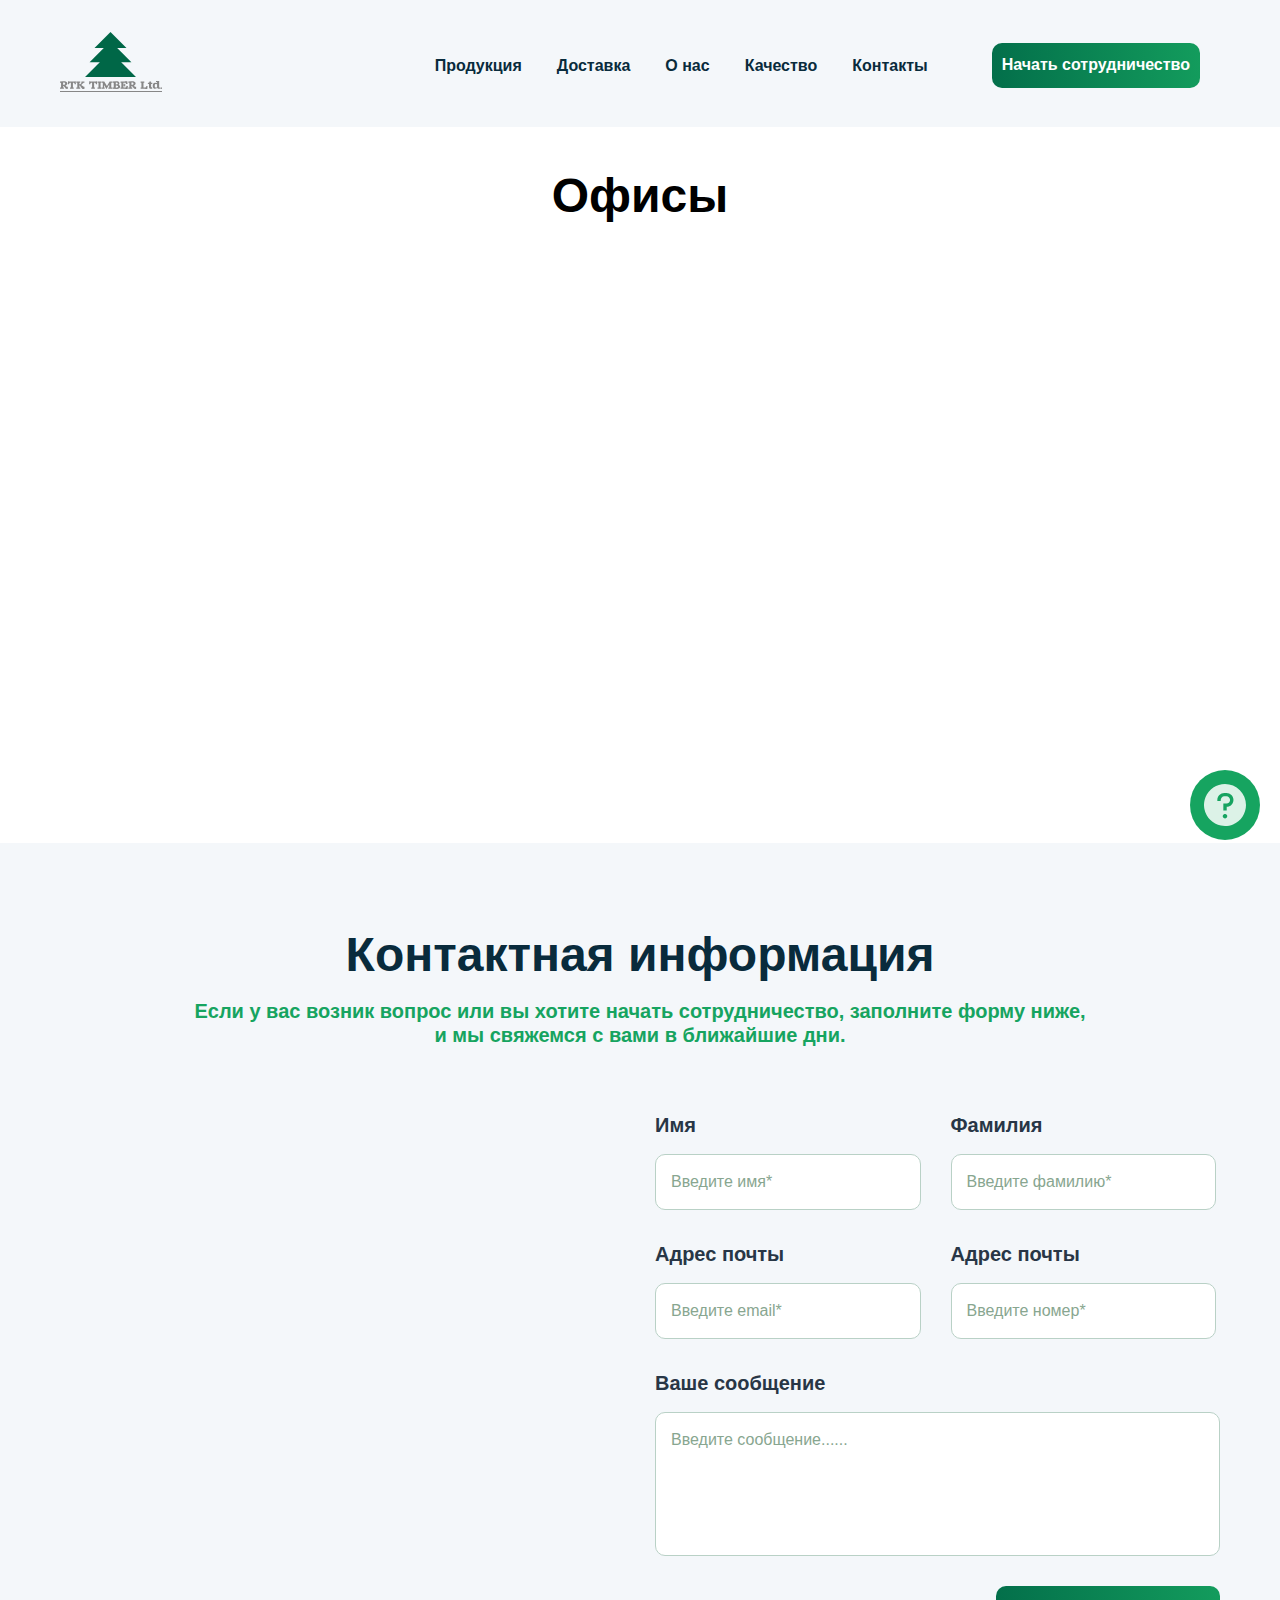
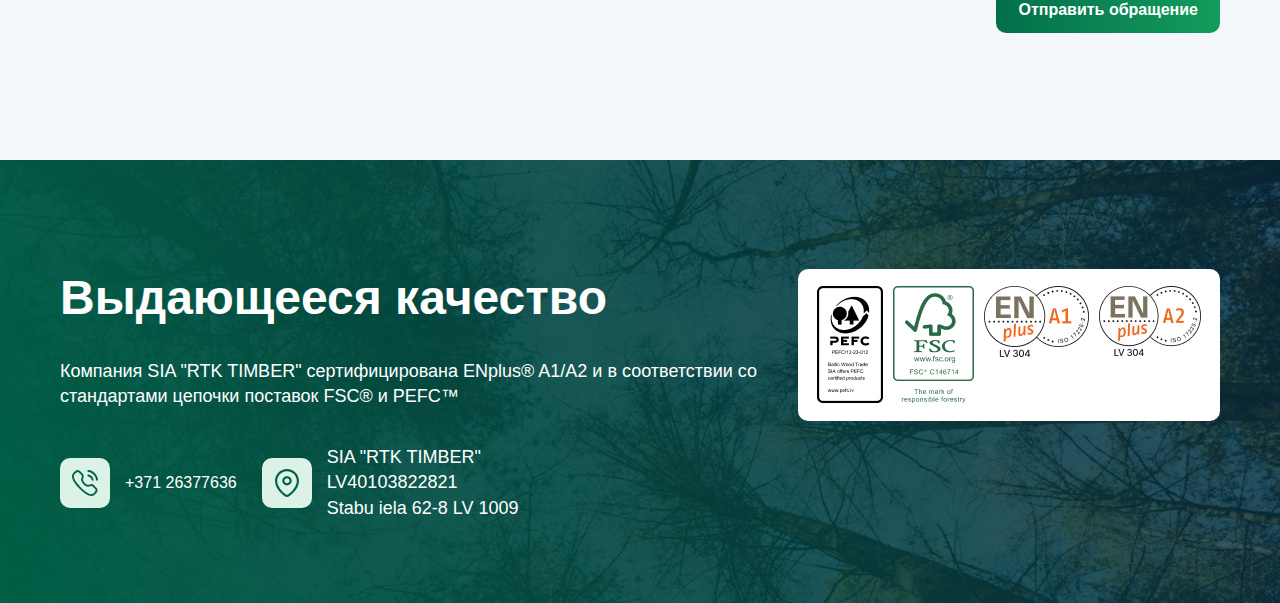
<file: RTK2.0/contacts.html>
<!DOCTYPE html>
<html lang="ru">
<head>
  <meta charset="UTF-8">
  <meta name="viewport" content="width=device-width, initial-scale=1.0">
  <title>RTK TIMBER Ltd.</title>
  <link rel="stylesheet" href="css/vars.css">
  <link rel="stylesheet" href="css/global.css">
  <link rel="stylesheet" href="css/contactc.css">
</head>
<body>
  <button class="btn-pop-up">
    <img src="images/icons/question.svg" alt="иконка вопроса">
  </button>
  <div class="pop-up">
    <div class="pop-up__inner">
      <h3 class="pop-up__title">Нужна помощь?</h3>
      <p class="pop-up__text">Свяжитесь с нами или перейдите в раздел с часто задаваемыми вопросами.</p>
      <div class="pop-up__links">
        <a class="pop-up__link pop-up__link-tel" href="tel:+37126377636">
          <span>
            <img src="images/icons/phone.svg" alt="иконка телефона">
          </span>
          <span>+371 26377636</span>
        </a>
        <a class="pop-up__link pop-up__link-faq" href="faq.html">
          <span>
            <img src="images/icons/question.svg" alt="иконка вопроса">
          </span>
          <span>FAQ</span>
        </a>
      </div>
    </div>
  </div>
  <div class="mobile-menu">
    <nav class="mobile-menu__inner">
      <ul class="header__nav-list--mobile">
        <li>
          <a class="header__nav-link" href="#">Продукция</a>
        </li>
        <li>
          <a class="header__nav-link" href="delivery.html">Доставка</a>
        </li>
        <li>
          <a class="header__nav-link" href="about.html">О нас</a>
        </li>
        <li>
          <a class="header__nav-link" href="quality.html">Качество</a>
        </li>
        <li>
          <a class="header__nav-link" href="contacts.html">Контакты</a>
        </li>
        <li>
          <a class="header__nav-btn--mobile" href="cooperation.html">Начать сотрудничество</a>
        </li>
      </ul>
    </nav>
  </div>
  <header class="header d-center-between">
    <a href="index.html">
      <img src="images/logo.svg" alt="Логотип RTK TIMBER Ltd." width="102" height="60">
    </a>
    <nav class="d-center">
      <ul class="header__nav-list d-center-between">
        <li>
          <a class="header__nav-link" href="#">Продукция</a>
        </li>
        <li>
          <a class="header__nav-link" href="delivery.html">Доставка</a>
        </li>
        <li>
          <a class="header__nav-link" href="about.html">О нас</a>
        </li>
        <li>
          <a class="header__nav-link" href="quality.html">Качество</a>
        </li>
        <li>
          <a class="header__nav-link" href="contacts.html">Контакты</a>
        </li>
      </ul>
      <a  class="header__nav-btn" href="cooperation.html">Начать сотрудничество</a>
      <!-- <div>
        <select  class="header__nav-select" name="lang" id="select-lang">
          <option value="RU">RU</option>
          <option value="EN">EN</option>
        </select>
        <div class="header__nav-dropdown">0,00</div>
      </div> -->
      <button class="burger-btn">
        <div class="burger-btn__inner">
          <span></span>
          <span></span>
          <span></span>
        </div>
      </button>
    </nav>
  </header>
  <main>
    <!-- <section class="section-people bg-white">
      <h2 class="section-people__title title-1">Контакты</h2>
      <ul class="section-people__list">
        <li class="section-people__item item-card">
          <div class="item-card__top">
            <div class="item-card__top-icon">
              <img src="images/icons/service.svg" alt="Телефон">
            </div>
            <div>
              <h3 class="item-card__top-title">Обслуживание клиентов</h3>
              <p class="item-card__top-text">Для заказов и справок</p>
            </div>
          </div>
          <div class="item-card__bottom">
            <div class="item-card__bottom-item">
              <img src="images/icons/phone-active.svg" alt="иконка телефона">
              <a href="tel:+37128 388 352">+371 28 388 352</a>
            </div>
            <div class="item-card__bottom-item">
              <img src="images/icons/letter.svg" alt="иконка письма">
              <a href="mailto:eva.andersone@balticwt.lv">eva.andersone@balticwt.lv</a>
            </div>
          </div>
        </li>  
        <li class="section-people__item item-card">
          <div class="item-card__top">
            <div class="item-card__top-icon">
              <img src="images/icons/person.svg" alt="иконка человека">
            </div>
            <div>
              <h3 class="item-card__top-title">Kristaps Rūsa</h3>
              <p class="item-card__top-text">Член правления</p>
            </div>
          </div>
          <div class="item-card__bottom">
            <div class="item-card__bottom-item">
              <img src="images/icons/phone-active.svg" alt="иконка телефона">
              <a href="tel:+37128 388 352">+371 28 388 352</a>
            </div>
            <div class="item-card__bottom-item">
              <img src="images/icons/letter.svg"  alt="иконка письма">
              <a href="mailto:eva.andersone@balticwt.lv">eva.andersone@balticwt.lv</a>
            </div>
          </div>
        </li>  
        <li class="section-people__item item-card">
          <div class="item-card__top">
            <div class="item-card__top-icon">
              <img src="images/icons/person.svg" alt="иконка человека">
            </div>
            <div>
              <h3 class="item-card__top-title">Kristīne Guļa</h3>
              <p class="item-card__top-text">Обслуживание экспортных клиентов</p>
            </div>
          </div>
          <div class="item-card__bottom">
            <div class="item-card__bottom-item">
              <img src="images/icons/phone-active.svg" alt="иконка телефона">
              <a href="tel:+37128 388 352">+371 28 388 352</a>
            </div>
            <div class="item-card__bottom-item">
              <img src="images/icons/letter.svg"  alt="иконка письма">
              <a href="mailto:eva.andersone@balticwt.lv">eva.andersone@balticwt.lv</a>
            </div>
          </div>
        </li>  
        <li class="section-people__item item-card">
          <div class="item-card__top">
            <div class="item-card__top-icon">
              <img src="images/icons/person.svg" alt="иконка человека">
            </div>
            <div>
              <h3 class="item-card__top-title">Madara Kļaviņa</h3>
              <p class="item-card__top-text">Обслуживание экспортных клиентов</p>
            </div>
          </div>
          <div class="item-card__bottom">
            <div class="item-card__bottom-item">
              <img src="images/icons/phone-active.svg" alt="иконка телефона">
              <a href="tel:+37128 388 352">+371 28 388 352</a>
            </div>
            <div class="item-card__bottom-item">
              <img src="images/icons/letter.svg"  alt="иконка письма">
              <a href="mailto:eva.andersone@balticwt.lv">eva.andersone@balticwt.lv</a>
            </div>
          </div>
        </li>  
        <li class="section-people__item item-card">
          <div class="item-card__top">
            <div class="item-card__top-icon">
              <img src="images/icons/person.svg" alt="иконка человека">
            </div>
            <div>
              <h3 class="item-card__top-title">Laura Brengule</h3>
              <p class="item-card__top-text">Обслуживание экспортных клиентов</p>
            </div>
          </div>
          <div class="item-card__bottom">
            <div class="item-card__bottom-item">
              <img src="images/icons/phone-active.svg" alt="иконка телефона">
              <a href="tel:+37128 388 352">+371 28 388 352</a>
            </div>
            <div class="item-card__bottom-item">
              <img src="images/icons/letter.svg"  alt="иконка письма">
              <a href="mailto:eva.andersone@balticwt.lv">eva.andersone@balticwt.lv</a>
            </div>
          </div>
        </li>  
        <li class="section-people__item item-card">
          <div class="item-card__top">
            <div class="item-card__top-icon">
              <img src="images/icons/person.svg" alt="иконка человека">
            </div>
            <div>
              <h3 class="item-card__top-title">Linda Jekimova</h3>
              <p class="item-card__top-text">Обслуживание экспортных клиентов</p>
            </div>
          </div>
          <div class="item-card__bottom">
            <div class="item-card__bottom-item">
              <img src="images/icons/phone-active.svg" alt="иконка телефона">
              <a href="tel:+37128 388 352">+371 28 388 352</a>
            </div>
            <div class="item-card__bottom-item">
              <img src="images/icons/letter.svg"  alt="иконка письма">
              <a href="mailto:eva.andersone@balticwt.lv">eva.andersone@balticwt.lv</a>
            </div>
          </div>
        </li>  
      </ul>
    </section> -->
    <section class="section-office bg-white">
      <h2 class="section-office__title title-1">Офисы</h2>
      <div class="section-office__map">
        <iframe src="https://www.google.com/maps/embed?pb=!1m18!1m12!1m3!1d17136.477542936304!2d24.209155720240776!3d56.89257624809044!2m3!1f0!2f0!3f0!3m2!1i1024!2i768!4f13.1!3m3!1m2!1s0x46eed25c996e2869%3A0xe9f9d55bf4d96d21!2zQXRiYWxzcyBpZWxhIDUsIExhdGdhbGVzIHByaWVrxaFwaWxzxJN0YSwgUsSrZ2EsIExWLTEwNjMsINCb0LDRgtCy0LjRjw!5e0!3m2!1sru!2sru!4v1717455332401!5m2!1sru!2sru" width="100%" height="450" style="border:0;" allowfullscreen="" loading="lazy" referrerpolicy="no-referrer-when-downgrade"></iframe>
      </div>
      <!-- <div class="section-office__info">
        <div class="section-office__info-item__wrapper">
          <div class="section-office__info-item">
            <div class="section-office__info-item-icon">
              <img src="images/icons/geo-mark.svg" alt="иконка адреса">
            </div>
              <p class="section-office__info-item-text">Улица Пушкина, дом Колотушкина 182, п. 93</p>
          </div>
          <div class="section-office__info-item">
            <div class="section-office__info-item-icon">
              <img src="images/icons/clock.svg" alt="иконка часов">
            </div>
            <div>
            <p class="section-office__info-item-text">
              <span>
                <span class="text-green">ПН-ПТ</span> 
                08:00 - 17:00
              </span>
              <span>
                <span class="text-green">СБ</span> 
                10:00 - 16:00
              </span>
              <p>
                <span class="text-green">ВС</span> 
                выходной
              </p>
            </p>
          </div>
        </div>
        </div>
        <div class="section-office__info-item__wrapper">
          <div class="section-office__info-item">
            <div class="section-office__info-item-icon">
              <img src="images/icons/info.svg" alt="иконка адреса">
            </div>
            <p class="section-office__info-item-text">SIA Baltic Wood Trade Рег. номер плательщика НДС:
              LV54103112331 ул. Вайвес, 2а-44, г. Цесис, LV-4101SEB BankaLV05UNLA0055000177519</p>
          </div>
        </div>
      </div> -->
    </section>
    <section class="section-contacts">
      <h2 class="title-1 section-contacts__title">Контактная информация</h2>
      <p class="section-contacts__text">Если у вас возник вопрос или вы хотите начать сотрудничество, заполните форму ниже, и мы свяжемся с вами в ближайшие дни.</p>
      <div class="section-contacts__content">
        <div class="section-contacts__left">
          <div class="section-contacts__map">
            <iframe src="https://www.google.com/maps/embed?pb=!1m18!1m12!1m3!1d17136.477542936304!2d24.209155720240776!3d56.89257624809044!2m3!1f0!2f0!3f0!3m2!1i1024!2i768!4f13.1!3m3!1m2!1s0x46eed25c996e2869%3A0xe9f9d55bf4d96d21!2zQXRiYWxzcyBpZWxhIDUsIExhdGdhbGVzIHByaWVrxaFwaWxzxJN0YSwgUsSrZ2EsIExWLTEwNjMsINCb0LDRgtCy0LjRjw!5e0!3m2!1sru!2sru!4v1717455332401!5m2!1sru!2sru" width="100%" height="450" style="border:0;" allowfullscreen="" loading="lazy" referrerpolicy="no-referrer-when-downgrade"></iframe>
          </div>
          <!-- <div class="section-contacts__info">
            <div class="section-contacts__info-item">
              <div>
                <img src="images/icons/geo-mark.svg" alt="иконка" width="24" height="28">
              </div>
              <p>Улица Пушкина, дом Колотушкина 182, п. 93</p>
            </div>
            <div class="section-contacts__info-item">
              <div>
                <img src="images/icons/clock.svg" alt="иконка" width="29" height="29">
              </div>
              <div>
                <p><span>ПН-ПТ</span> 08:00 - 17:00</p>
              <p><span>СБ</span>10:00 - 16:00</p>
              </div>
            </div>
          </div> -->
        </div>
        <div class="section-contacts__right">
          <form class="section-contacts__form">
            <label>
              <span>Имя</span>
              <input name="name" type="text" placeholder="Введите имя*">
            </label>
            <label>
              <span>Фамилия</span>
              <input type="text" placeholder="Введите фамилию*">
            </label>
            <label>
              <span>Адрес почты</span>
              <input type="email" placeholder="Введите email*">
            </label>
            <label>
              <span>Адрес почты</span>
              <input type="tel" placeholder="Введите номер*">
            </label>
            <label class="section-contacts__form-message">
              <span>Ваше сообщение</span>
              <textarea name="message" id="message" placeholder="Введите сообщение......"></textarea>
            </label>
            <button class="section-contacts__form-btn">Отправить обращение</button>
          </form>
        </div>
      </div>
    </section>
  </main>
  <footer class="footer">
    <div>
      <h2 class="title-1 footer__title">Выдающееся качество</h2>
      <p class="footer__text">Компания SIA "RTK TIMBER" сертифицирована ENplus® A1/A2 и в соответствии со стандартами цепочки поставок FSC® и PEFC™
      </p>
      <div class="footer__contacts">
        <!-- <div class="footer__contact">
          <div class="footer__contact-icon">
            <img src="images/icons/letter.svg" alt="иконка">
          </div>
          <a href="mailto:dsasdasd@sample.com">dsasdasd@sample.com</a>
        </div> -->
        <div class="footer__contact"> 
          <div class="footer__contact-icon">
            <img src="images/icons/phone-active.svg" alt="иконка">
          </div>
          <a href="tel:+37126377636">+371 26377636</a>
        </div>
        <div class="footer__contact"> 
          <div class="footer__contact-icon">
            <img src="images/icons/geo-mark.svg" alt="иконка" width="24" height="28">
          </div>
          <div>
            <p>
              SIA "RTK TIMBER"
            </p>
            <p>
              LV40103822821
            </p>
            <p>         
              Stabu iela 62-8 LV 1009
            </p>
          </div>
        </div>
      </div>
    </div>
    <div class="footer__right-wrapper">
      <div class="footer__right">
        <img src="images/certificate/certificate-4.png" alt="сертификат 4">
        <img src="images/certificate/certificate-3.png" alt="сертификат 3">
        <img src="images/certificate/certificate-2.png" alt="сертификат 2">
        <img src="images/certificate/certificate-1.png" alt="сертификат 1">
      </div>
    </div>
  </footer>
  <script src="js/index.js"></script>
</body>
</html>
</file>
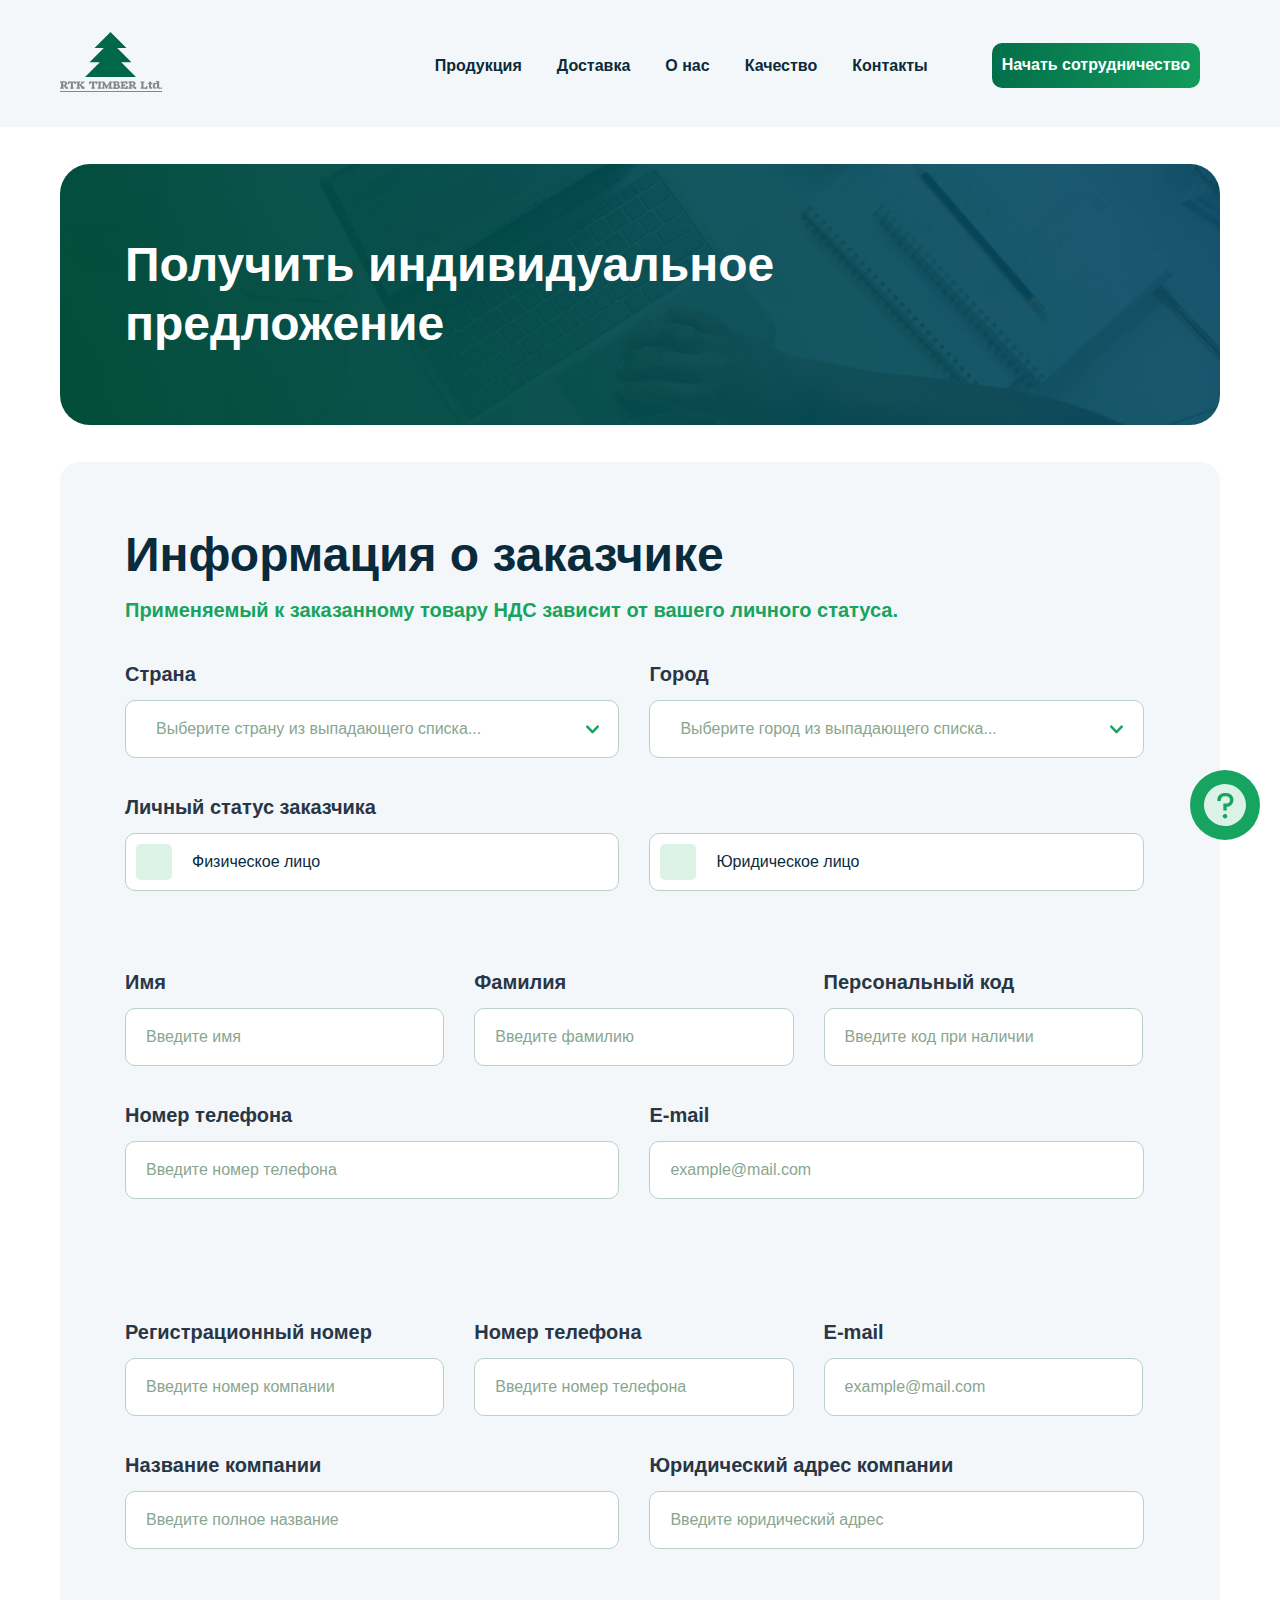
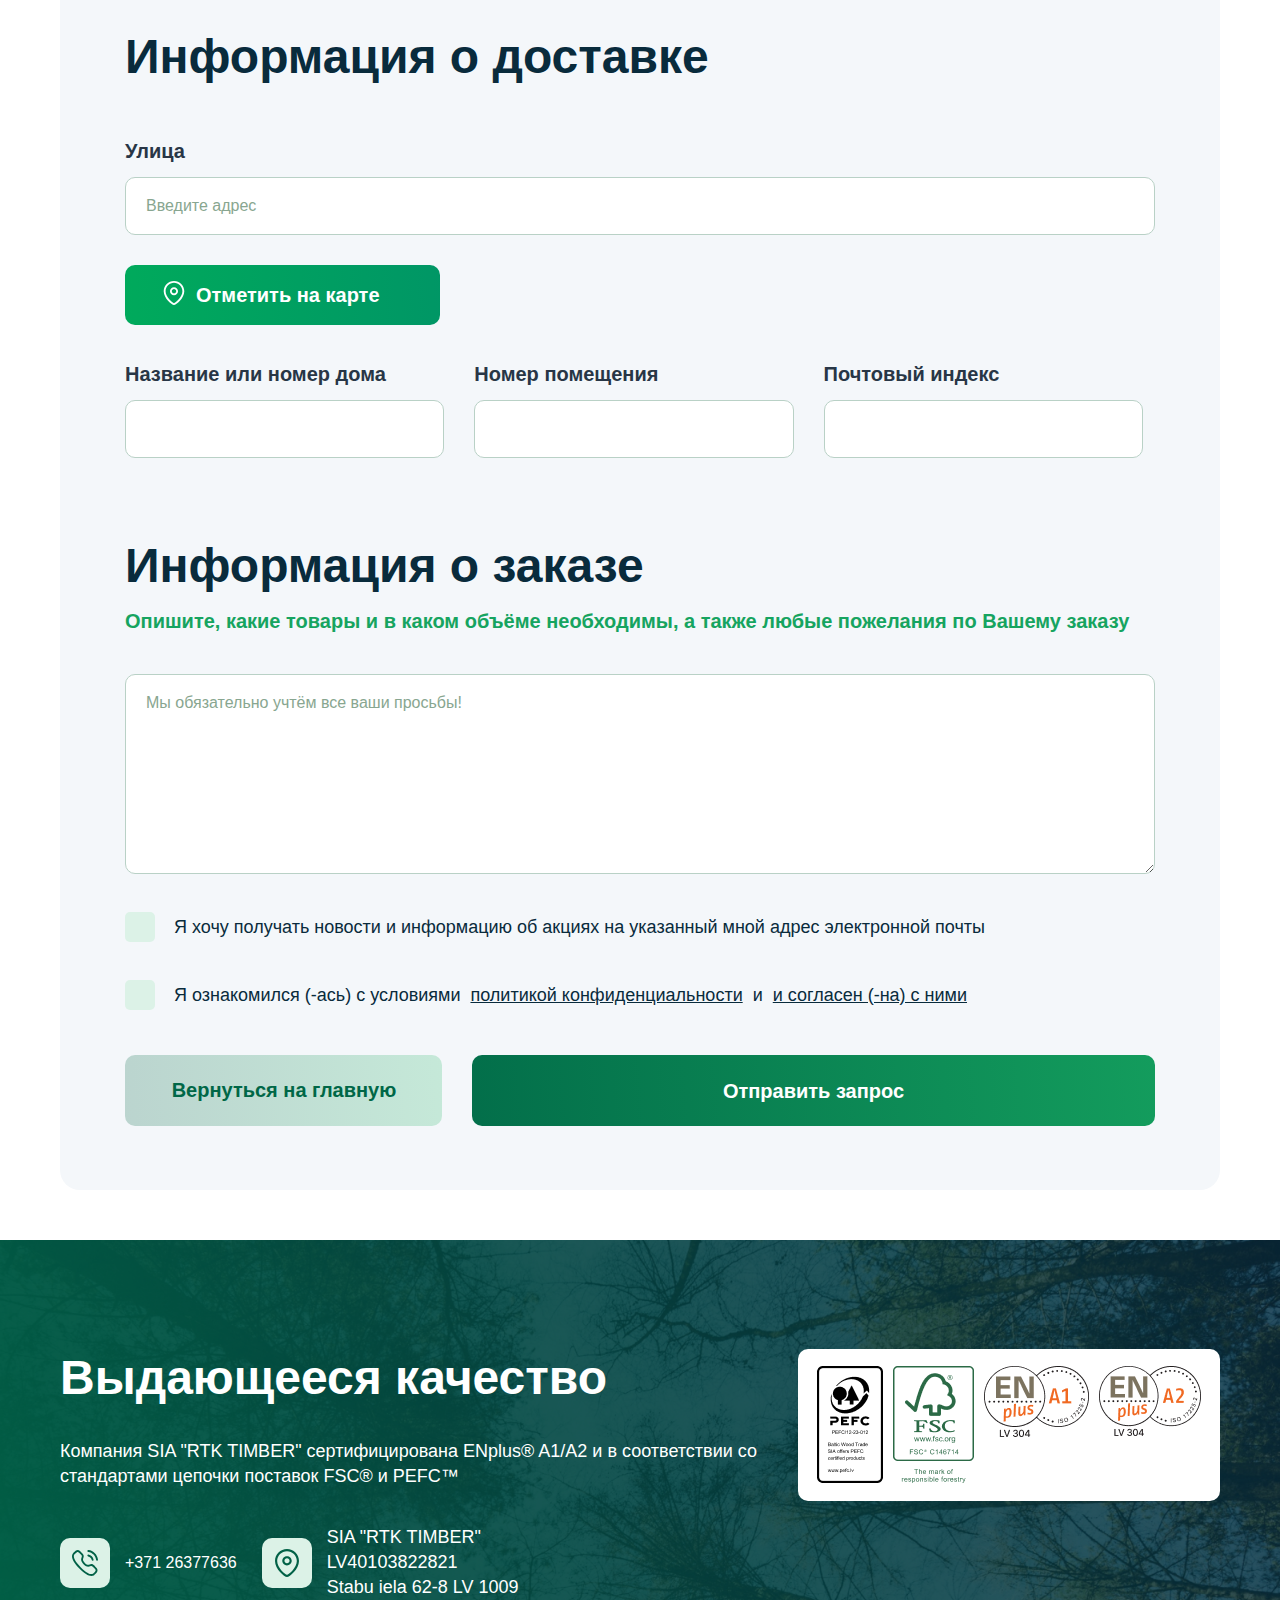
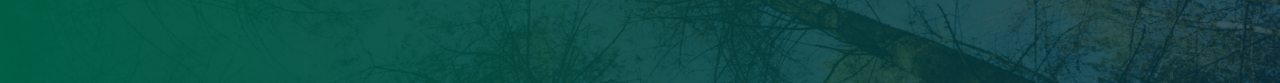
<file: RTK2.0/cooperation.html>
<!DOCTYPE html>
<html lang="ru">
<head>
  <meta charset="UTF-8">
  <meta name="viewport" content="width=device-width, initial-scale=1.0">
  <title>RTK TIMBER Ltd.</title>
  <link rel="stylesheet" href="css/vars.css">
  <link rel="stylesheet" href="css/global.css">
  <link rel="stylesheet" href="css/cooperation.css">
</head>
<body>
  <button class="btn-pop-up">
    <img src="images/icons/question.svg" alt="иконка вопроса">
  </button>
  <div class="pop-up">
    <div class="pop-up__inner">
      <h3 class="pop-up__title">Нужна помощь?</h3>
      <p class="pop-up__text">Свяжитесь с нами или перейдите в раздел с часто задаваемыми вопросами.</p>
      <div class="pop-up__links">
        <a class="pop-up__link pop-up__link-tel" href="tel:+37128059655">
          <span>
            <img src="images/icons/phone.svg" alt="иконка телефона">
          </span>
          <span>+371 28059655</span>
        </a>
        <a class="pop-up__link pop-up__link-faq" href="faq.html">
          <span>
            <img src="images/icons/question.svg" alt="иконка вопроса">
          </span>
          <span>FAQ</span>
        </a>
      </div>
    </div>
  </div>
  <div class="mobile-menu">
    <nav class="mobile-menu__inner">
      <ul class="header__nav-list--mobile">
        <li>
          <a class="header__nav-link" href="#">Продукция</a>
        </li>
        <li>
          <a class="header__nav-link" href="delivery.html">Доставка</a>
        </li>
        <li>
          <a class="header__nav-link" href="about.html">О нас</a>
        </li>
        <li>
          <a class="header__nav-link" href="quality.html">Качество</a>
        </li>
        <li>
          <a class="header__nav-link" href="contacts.html">Контакты</a>
        </li>
        <li>
          <a class="header__nav-btn--mobile" href="cooperation.html">Начать сотрудничество</a>
        </li>
      </ul>
    </nav>
  </div>
  <header class="header d-center-between">
    <a href="index.html">
      <img src="images/logo.svg" alt="Логотип RTK TIMBER Ltd." width="102" height="60">
    </a>
    <nav class="d-center">
      <ul class="header__nav-list d-center-between">
        <li>
          <a class="header__nav-link" href="#">Продукция</a>
        </li>
        <li>
          <a class="header__nav-link" href="delivery.html">Доставка</a>
        </li>
        <li>
          <a class="header__nav-link" href="about.html">О нас</a>
        </li>
        <li>
          <a class="header__nav-link" href="quality.html">Качество</a>
        </li>
        <li>
          <a class="header__nav-link" href="contacts.html">Контакты</a>
        </li>
      </ul>
      <a  class="header__nav-btn" href="cooperation.html">Начать сотрудничество</a>
      <!-- <div>
        <select  class="header__nav-select" name="lang" id="select-lang">
          <option value="RU">RU</option>
          <option value="EN">EN</option>
        </select>
        <div class="header__nav-dropdown">0,00</div>
      </div> -->
      <button class="burger-btn">
        <div class="burger-btn__inner">
          <span></span>
          <span></span>
          <span></span>
        </div>
      </button>
    </nav>
  </header>
  <main>
    <section class="main-banner__wrapper section-main bg-white">
      <div class="main-banner section-main__banner">
        <h1 class="title-1 main-banner__title section-main__title">Получить индивидуальное предложение</h1>
      </div>
    </section>
    <section class="section-form bg-white">
      <form class="section-form__form form">
        <h2 class="section-form__title">Информация о заказчике</h2>
        <p class="section-form__text text-green">Применяемый к заказанному товару НДС зависит от вашего личного статуса.</p>
        <div class="section-form__top">
          <label class="form__select">
            <span class="form-label__title">Страна</span>
            <select name="Страна" id="country" required>
              <option value="" disabled selected>Выберите страну из выпадающего списка...</option>
              <option value="Россия">Россия</option>
              <option value="Польша">Польша</option>
            </select>
          </label>
          <label class="form__select">
            <span class="form-label__title">Город</span>
            <select name="Город" id="city" required>
              <option value="" disabled selected>Выберите город из выпадающего списка...</option>
              <option value="Москва">Москва</option>
              <option value="Владивосток">Владивосток</option>
            </select>
          </label>
          <label class="form__radio">
            <span class="form-label__title">Личный статус заказчика</span>
            <div class="form__radio-list">
              <input type="radio" name="Личный статус заказчика" id="radio-1" value="Физическое лицо">
              <label class="form__radio-item" for="radio-1">
                Физическое лицо
              </label>
              <input type="radio" name="Личный статус заказчика" id="radio-2" value="Юридическое лицо">
              <label class="form__radio-item" for="radio-2">
                Юридическое лицо
              </label>
            </div>
          </label>
          <div class="form__status-content">
            <div class="form__status-private">
              <label class="form__input form__input-name">
                <span class="form-label__title">Имя</span>
                <input type="text" name="Имя" placeholder="Введите имя">
              </label>
              <label class="form__input form__input-surname">
                <span class="form-label__title">Фамилия</span>
                <input type="text" name="Фамилия" placeholder="Введите фамилию">
              </label>
              <label class="form__input form__input-code">
                <span class="form-label__title">Персональный код</span>
                <input type="text" name="Персональный код" placeholder="Введите код при наличии">
              </label>
              <label class="form__input form__input-phone">
                <span class="form-label__title">Номер телефона</span>
                <input type="tel" name="Номер телефона" placeholder="Введите номер телефона">
              </label>
              <label class="form__input form__input-email">
                <span class="form-label__title">E-mail</span>
                <input type="email" name="Почта" placeholder="example@mail.com">
              </label>
            </div>
            <div class="form__status-juridical">
              <label class="form__input form__input-number">
                <span class="form-label__title">Регистрационный номер</span>
                <input type="text" name="Регистрационный номер" placeholder="Введите номер компании">
              </label>
              <label class="form__input form__input-phone">
                <span class="form-label__title">Номер телефона</span>
                <input type="tel" name="Номер телефона" placeholder="Введите номер телефона">
              </label>
              <label class="form__input form__input-email">
                <span class="form-label__title">E-mail</span>
                <input type="email" name="Почта" placeholder="example@mail.com">
              </label>
              <label class="form__input form__input-company">
                <span class="form-label__title">Название компании</span>
                <input type="text" name="Название компании" placeholder="Введите полное название">
              </label>
              <label class="form__input form__input-address">
                <span class="form-label__title">Юридический адрес компании</span>
                <input type="text" name="Юридический адрес" placeholder="Введите юридический адрес">
              </label>
            </div>
          </div>
        </div>
        <h2 class="section-form__title">Информация о доставке</h2>
        <div class="section-form__middle">
          <label class="form__input form__input-street">
            <span class="form-label__title">Улица</span>
            <div class="form__input-street__inner">
              <input type="text" name="Адрес доставки" placeholder="Введите адрес">
              <button>
                <span>
                  <svg width="24" height="24" viewBox="0 0 24 28" fill="none" xmlns="http://www.w3.org/2000/svg">
                    <path fill-rule="evenodd" clip-rule="evenodd" d="M12 0C18.6167 0 24 5.35446 24 11.9366C24 20.0279 14.6095 28 12 28C9.39055 28 0 20.0279 0 11.9366C0 5.35446 5.38327 0 12 0ZM12 2.15385C6.58618 2.15385 2.18182 6.54338 2.18182 11.9366C2.18182 18.7988 10.3622 25.4843 12 25.8404C13.6378 25.4829 21.8182 18.7973 21.8182 11.9366C21.8182 6.54338 17.4138 2.15385 12 2.15385ZM12.0015 7.17949C14.608 7.17949 16.7287 9.27303 16.7287 11.8476C16.7287 14.4207 14.608 16.5128 12.0015 16.5128C9.39491 16.5128 7.27418 14.4207 7.27418 11.8476C7.27418 9.27303 9.39491 7.17949 12.0015 7.17949ZM12.0015 9.33333C10.5978 9.33333 9.456 10.4605 9.456 11.8476C9.456 13.2332 10.5978 14.359 12.0015 14.359C13.4051 14.359 14.5469 13.2332 14.5469 11.8476C14.5469 10.4605 13.4051 9.33333 12.0015 9.33333Z" fill="currentColor"/>
                  </svg>
                </span>
                Отметить на карте
              </button>
            </div>
          </label>
          <label class="form__input form__input-delivery__bottom">
            <span class="form-label__title">Название или номер дома</span>
            <input type="text">
          </label>
          <label class="form__input form__input-delivery__bottom">
            <span class="form-label__title">Номер помещения</span>
            <input type="text">
          </label>
          <label class="form__input form__input-delivery__bottom">
            <span class="form-label__title">Почтовый индекс</span>
            <input type="text">
          </label>
        </div>
        <h2 class="section-form__title">Информация о заказе</h2>
        <p class="section-form__text text-green">Опишите, какие товары и в каком объёме необходимы, а также любые пожелания по Вашему заказу</p>
        <div class="section-form__bottom">
          <textarea name="Сообщение" placeholder="Мы обязательно учтём все ваши просьбы!"></textarea>
          <input type="checkbox" id="approval1">
          <label class="form__checkbox" for="approval1">
            <div class="form__checkbox-check">
              <svg width="18" height="18" viewBox="0 0 18 18" fill="none" xmlns="http://www.w3.org/2000/svg">
                <g clip-path="url(#clip0_123_100)">
                <path d="M17.2294 0.687492C17.0642 0.580259 16.8795 0.506629 16.6858 0.470807C16.4921 0.434985 16.2933 0.437674 16.1006 0.47872C15.908 0.519766 15.7253 0.598364 15.563 0.710026C15.4008 0.821687 15.2621 0.964224 15.1549 1.12949L6.74993 14.085L2.65093 10.295C2.50631 10.1613 2.33677 10.0574 2.15199 9.98915C1.9672 9.92096 1.7708 9.88982 1.57399 9.89753C1.1765 9.9131 0.801482 10.0859 0.531425 10.378C0.261369 10.6701 0.118397 11.0574 0.133962 11.4549C0.149528 11.8524 0.322356 12.2274 0.614425 12.4975L5.99643 17.4735C5.99643 17.4735 6.15093 17.6065 6.22242 17.653C6.38767 17.7603 6.57244 17.834 6.76617 17.8699C6.95991 17.9057 7.15882 17.9031 7.35152 17.862C7.54423 17.821 7.72696 17.7423 7.88926 17.6306C8.05156 17.5189 8.19026 17.3763 8.29743 17.211L17.6714 2.76199C17.7787 2.59677 17.8523 2.41204 17.8881 2.21835C17.9239 2.02467 17.9212 1.82582 17.8802 1.63317C17.8392 1.44053 17.7606 1.25785 17.6489 1.09559C17.5372 0.933329 17.3947 0.794655 17.2294 0.687492Z" fill="#fff"/>
                </g>
                <defs>
                <clipPath id="clip0_123_100">
                <rect width="18" height="18" fill="white"/>
                </clipPath>
                </defs>
              </svg>
            </div>
            <span>Я хочу получать новости и информацию об акциях на указанный мной адрес электронной почты</span>
          </label>
          <input type="checkbox" id="approval2">
          <label class="form__checkbox" for="approval2">
            <div class="form__checkbox-check">
              <svg width="18" height="18" viewBox="0 0 18 18" fill="none" xmlns="http://www.w3.org/2000/svg">
                <g clip-path="url(#clip0_123_100)">
                <path d="M17.2294 0.687492C17.0642 0.580259 16.8795 0.506629 16.6858 0.470807C16.4921 0.434985 16.2933 0.437674 16.1006 0.47872C15.908 0.519766 15.7253 0.598364 15.563 0.710026C15.4008 0.821687 15.2621 0.964224 15.1549 1.12949L6.74993 14.085L2.65093 10.295C2.50631 10.1613 2.33677 10.0574 2.15199 9.98915C1.9672 9.92096 1.7708 9.88982 1.57399 9.89753C1.1765 9.9131 0.801482 10.0859 0.531425 10.378C0.261369 10.6701 0.118397 11.0574 0.133962 11.4549C0.149528 11.8524 0.322356 12.2274 0.614425 12.4975L5.99643 17.4735C5.99643 17.4735 6.15093 17.6065 6.22242 17.653C6.38767 17.7603 6.57244 17.834 6.76617 17.8699C6.95991 17.9057 7.15882 17.9031 7.35152 17.862C7.54423 17.821 7.72696 17.7423 7.88926 17.6306C8.05156 17.5189 8.19026 17.3763 8.29743 17.211L17.6714 2.76199C17.7787 2.59677 17.8523 2.41204 17.8881 2.21835C17.9239 2.02467 17.9212 1.82582 17.8802 1.63317C17.8392 1.44053 17.7606 1.25785 17.6489 1.09559C17.5372 0.933329 17.3947 0.794655 17.2294 0.687492Z" fill="#fff"/>
                </g>
                <defs>
                <clipPath id="clip0_123_100">
                <rect width="18" height="18" fill="white"/>
                </clipPath>
                </defs>
              </svg>
            </div>
            <span>
              Я ознакомился (-ась) с условиями 
              <a href="policy.html" target="_blank">политикой конфиденциальности</a> 
              и 
              <a href="policy.html" target="_blank">и согласен (-на) с ними</a>
            </span>
          </label>
        </div>
        <div class="form__buttons">
          <button class="form__button-link">Вернуться на главную</button>
          <button class="form__button-submit">Отправить запрос</button>
        </div>
      </form>
    </section>
  </main>
  <footer class="footer">
    <div>
      <h2 class="title-1 footer__title">Выдающееся качество</h2>
      <p class="footer__text">Компания SIA "RTK TIMBER" сертифицирована ENplus® A1/A2 и в соответствии со стандартами цепочки поставок FSC® и PEFC™
      </p>
      <div class="footer__contacts">
        <!-- <div class="footer__contact">
          <div class="footer__contact-icon">
            <img src="images/icons/letter.svg" alt="иконка">
          </div>
          <a href="mailto:dsasdasd@sample.com">dsasdasd@sample.com</a>
        </div> -->
        <div class="footer__contact"> 
          <div class="footer__contact-icon">
            <img src="images/icons/phone-active.svg" alt="иконка">
          </div>
          <a href="tel:++37126377636">+371 26377636</a>
        </div>
        <div class="footer__contact"> 
          <div class="footer__contact-icon">
            <img src="images/icons/geo-mark.svg" alt="иконка" width="24" height="28">
          </div>
          <div>
            <p>
              SIA "RTK TIMBER"
            </p>
            <p>
              LV40103822821
            </p>
            <p>         
              Stabu iela 62-8 LV 1009
            </p>
          </div>
        </div>
      </div>
    </div>
    <div class="footer__right-wrapper">
      <div class="footer__right">
        <img src="images/certificate/certificate-4.png" alt="сертификат 4">
        <img src="images/certificate/certificate-3.png" alt="сертификат 3">
        <img src="images/certificate/certificate-2.png" alt="сертификат 2">
        <img src="images/certificate/certificate-1.png" alt="сертификат 1">
      </div>
    </div>
  </footer>

  <script src="js/index.js"></script>
</body>
</html>
</file>
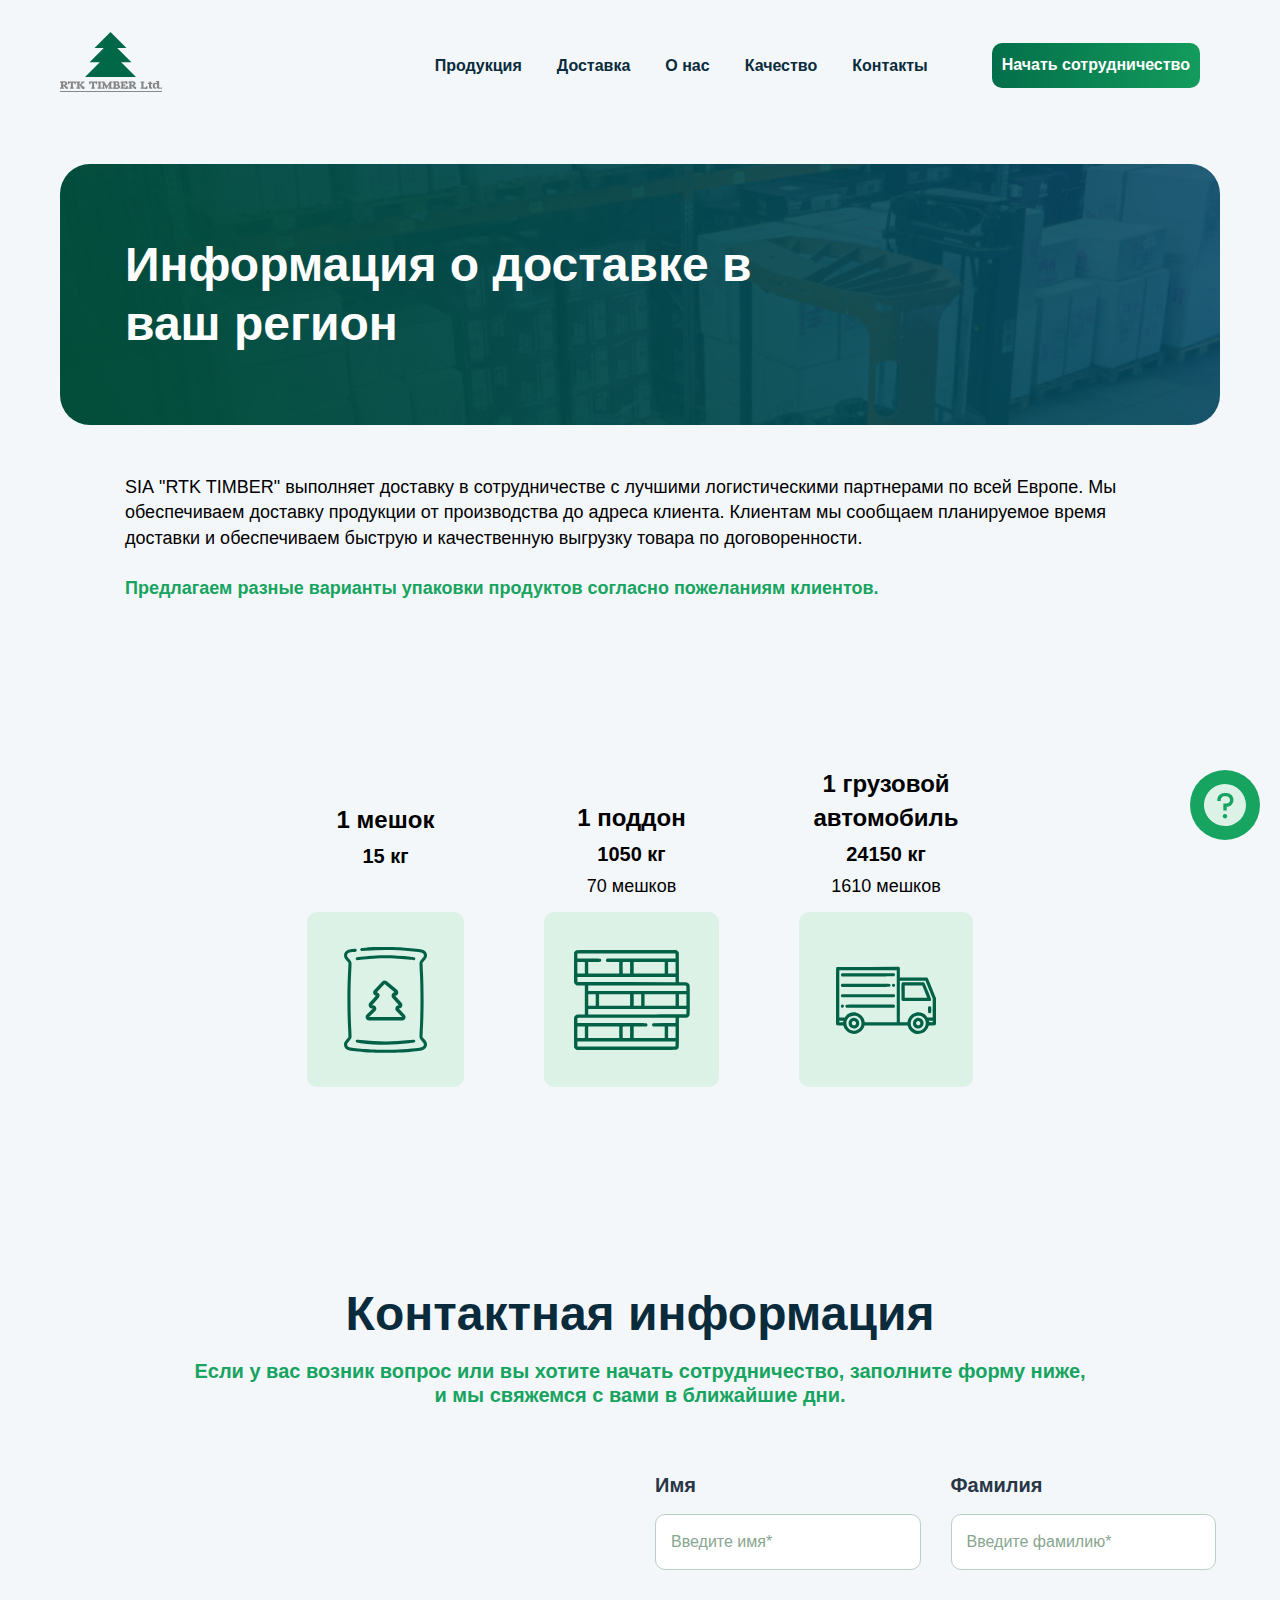
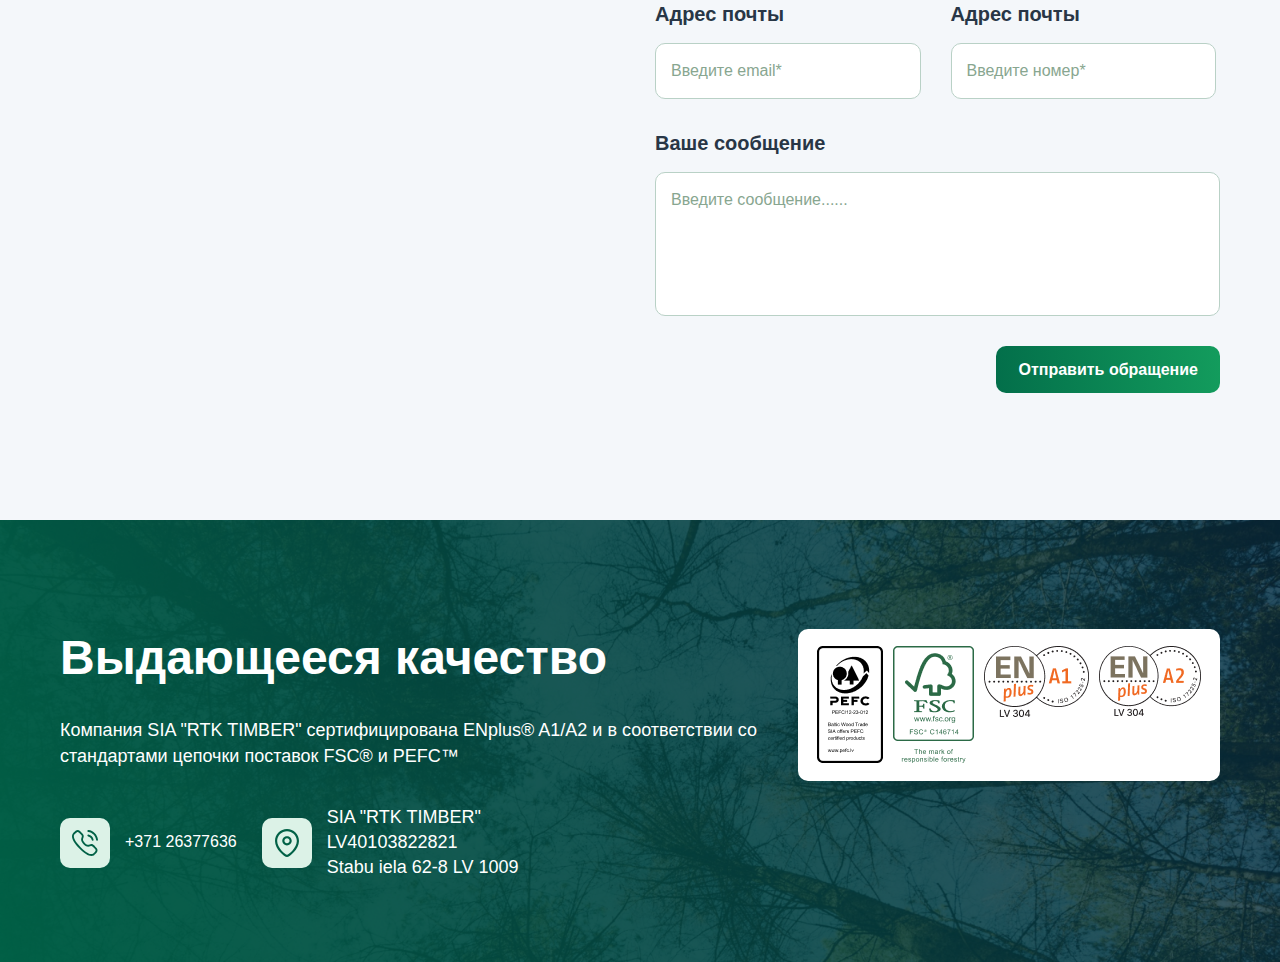
<file: RTK2.0/delivery.html>
<!DOCTYPE html>
<html lang="ru">
  <head>
    <meta charset="UTF-8" />
    <meta name="viewport" content="width=device-width, initial-scale=1.0" />
    <title>RTK TIMBER Ltd.</title>
    <link rel="stylesheet" href="css/vars.css" />
    <link rel="stylesheet" href="css/global.css" />
    <link rel="stylesheet" href="css/delivery.css" />
  </head>
  <body>
    <button class="btn-pop-up">
      <img src="images/icons/question.svg" alt="иконка вопроса" />
    </button>
    <div class="pop-up">
      <div class="pop-up__inner">
        <h3 class="pop-up__title">Нужна помощь?</h3>
        <p class="pop-up__text">
          Свяжитесь с нами или перейдите в раздел с часто задаваемыми вопросами.
        </p>
        <div class="pop-up__links">
          <a class="pop-up__link pop-up__link-tel" href="tel:+37126377636">
            <span>
              <img src="images/icons/phone.svg" alt="иконка телефона" />
            </span>
            <span>+371 26377636</span>
          </a>
          <a class="pop-up__link pop-up__link-faq" href="faq.html">
            <span>
              <img src="images/icons/question.svg" alt="иконка вопроса" />
            </span>
            <span>FAQ</span>
          </a>
        </div>
      </div>
    </div>
    <div class="mobile-menu">
      <nav class="mobile-menu__inner">
        <ul class="header__nav-list--mobile">
          <li>
            <a class="header__nav-link" href="#">Продукция</a>
          </li>
          <li>
            <a class="header__nav-link" href="delivery.html">Доставка</a>
          </li>
          <li>
            <a class="header__nav-link" href="about.html">О нас</a>
          </li>
          <li>
            <a class="header__nav-link" href="quality.html">Качество</a>
          </li>
          <li>
            <a class="header__nav-link" href="contacts.html">Контакты</a>
          </li>
          <li>
            <a class="header__nav-btn--mobile" href="cooperation.html"
              >Начать сотрудничество</a
            >
          </li>
        </ul>
      </nav>
    </div>
    <header class="header d-center-between">
      <a href="index.html">
        <img
          src="images/logo.svg"
          alt="Логотип RTK TIMBER Ltd."
          width="102"
          height="60"
        />
      </a>
      <nav class="d-center">
        <ul class="header__nav-list d-center-between">
          <li>
            <a class="header__nav-link" href="#">Продукция</a>
          </li>
          <li>
            <a class="header__nav-link" href="delivery.html">Доставка</a>
          </li>
          <li>
            <a class="header__nav-link" href="about.html">О нас</a>
          </li>
          <li>
            <a class="header__nav-link" href="quality.html">Качество</a>
          </li>
          <li>
            <a class="header__nav-link" href="contacts.html">Контакты</a>
          </li>
        </ul>
        <a class="header__nav-btn" href="cooperation.html"
          >Начать сотрудничество</a
        >
        <!-- <div>
        <select  class="header__nav-select" name="lang" id="select-lang">
          <option value="RU">RU</option>
          <option value="EN">EN</option>
        </select>
        <div class="header__nav-dropdown">0,00</div>
      </div> -->
        <button class="burger-btn">
          <div class="burger-btn__inner">
            <span></span>
            <span></span>
            <span></span>
          </div>
        </button>
      </nav>
    </header>
    <main>
      <section class="main-banner__wrapper section-main">
        <div class="main-banner section-main__banner">
          <h1 class="title-1 main-banner__title">
            Информация о доставке в ваш регион
          </h1>
        </div>
        <p class="section-main__text">
          SIA "RTK TIMBER" выполняет доставку в сотрудничестве с лучшими
          логистическими партнерами по всей Европе. Мы обеспечиваем доставку
          продукции от производства до адреса клиента. Клиентам мы сообщаем
          планируемое время доставки и обеспечиваем быструю и качественную
          выгрузку товара по договоренности.
        </p>
        <p class="section-main__text text-green text-bold">
          Предлагаем разные варианты упаковки продуктов согласно пожеланиям
          клиентов.
        </p>
      </section>
      <!-- <section class="section-delivery bg-white">
      <div class="section-delivery__cards">
        <div class="section-delivery__card">
          <h2 class="section-delivery__title">Древесные гранулы и брикеты упаковываются на следующих стандартных поддонах:</h2>
          <div class="section-delivery__text-wrapper">
            <p class="section-delivery__text">80 × 120 и 80 × 115 – одноразовые поддоны;</p>
            <p class="section-delivery__text">80 × 120 (EPAL) – сертифицированные европоддоны;</p>
            <p class="section-delivery__text">90 × 110; 95 × 115 – одноразовые поддоны.</p>
          </div>
        </div>
        <div class="section-delivery__card">
          <h2 class="section-delivery__title">Способы доставки груза:</h2>
          <div class="section-delivery__text-wrapper">
            <p class="section-delivery__text">грузовым автомобилем – от 1 до 24,15 тонны;</p>
            <p class="section-delivery__text">судовым контейнером – от 25 до 28 тонн;</p>
            <p class="section-delivery__text">объединенный способ доставки – грузовой автомобиль + поезд – от 23,1 до 27 тонн.</p>
          </div>
        </div>
      </div>
    </section> -->
      <section class="section-delivery section-delivery-ac">
        <div class="section-delivery_all">
          <div class="section-delivery_all-list">
            <h2 class="section-delivery_all-list-h2">1 мешок</h2>
            <h3
              class="section-delivery_all-list-h3 section-delivery_all-list-h3-two"
            >
              15 кг
            </h3>
            <div class="section-delivery_all-list-img">
              <img src="./images/icons/list3.svg" alt="" />
            </div>
          </div>
          <div class="section-delivery_all-list">
            <h2 class="section-delivery_all-list-h2">1 поддон</h2>
            <h3 class="section-delivery_all-list-h3">1050 кг</h3>
            <p class="section-delivery_all-list-text">70 мешков</p>
            <div class="section-delivery_all-list-img">
              <img src="./images/icons/list1.svg" alt="" />
            </div>
          </div>
          <div class="section-delivery_all-list">
            <h2 class="section-delivery_all-list-h2">1 грузовой автомобиль</h2>
            <h3 class="section-delivery_all-list-h3">24150 кг</h3>
            <p class="section-delivery_all-list-text">1610 мешков</p>
            <div class="section-delivery_all-list-img">
              <img src="./images/icons/list2.svg" alt="" />
            </div>
          </div>
        </div>
      </section>
      <section class="section-contacts">
        <h2 class="title-1 section-contacts__title">Контактная информация</h2>
        <p class="section-contacts__text">
          Если у вас возник вопрос или вы хотите начать сотрудничество,
          заполните форму ниже, и мы свяжемся с вами в ближайшие дни.
        </p>
        <div class="section-contacts__content">
          <div class="section-contacts__left">
            <div class="section-contacts__map">
              <iframe
                src="https://www.google.com/maps/embed?pb=!1m18!1m12!1m3!1d17136.477542936304!2d24.209155720240776!3d56.89257624809044!2m3!1f0!2f0!3f0!3m2!1i1024!2i768!4f13.1!3m3!1m2!1s0x46eed25c996e2869%3A0xe9f9d55bf4d96d21!2zQXRiYWxzcyBpZWxhIDUsIExhdGdhbGVzIHByaWVrxaFwaWxzxJN0YSwgUsSrZ2EsIExWLTEwNjMsINCb0LDRgtCy0LjRjw!5e0!3m2!1sru!2sru!4v1717455332401!5m2!1sru!2sru"
                width="100%"
                height="450"
                style="border: 0"
                allowfullscreen=""
                loading="lazy"
                referrerpolicy="no-referrer-when-downgrade"
              ></iframe>
            </div>
            <!-- <div class="section-contacts__info">
            <div class="section-contacts__info-item">
              <div>
                <img src="images/icons/geo-mark.svg" alt="иконка" width="24" height="28">
              </div>
              <p>Улица Пушкина, дом Колотушкина 182, п. 93</p>
            </div>
            <div class="section-contacts__info-item">
              <div>
                <img src="images/icons/clock.svg" alt="иконка" width="29" height="29">
              </div>
              <div>
                <p><span>ПН-ПТ</span> 08:00 - 17:00</p>
              <p><span>СБ</span>10:00 - 16:00</p>
              </div>
            </div>
          </div> -->
          </div>
          <div class="section-contacts__right">
            <form class="section-contacts__form">
              <label>
                <span>Имя</span>
                <input name="name" type="text" placeholder="Введите имя*" />
              </label>
              <label>
                <span>Фамилия</span>
                <input type="text" placeholder="Введите фамилию*" />
              </label>
              <label>
                <span>Адрес почты</span>
                <input type="email" placeholder="Введите email*" />
              </label>
              <label>
                <span>Адрес почты</span>
                <input type="tel" placeholder="Введите номер*" />
              </label>
              <label class="section-contacts__form-message">
                <span>Ваше сообщение</span>
                <textarea
                  name="message"
                  id="message"
                  placeholder="Введите сообщение......"
                ></textarea>
              </label>
              <button class="section-contacts__form-btn">
                Отправить обращение
              </button>
            </form>
          </div>
        </div>
      </section>
    </main>
    <footer class="footer">
      <div>
        <h2 class="title-1 footer__title">Выдающееся качество</h2>
        <p class="footer__text">
          Компания SIA "RTK TIMBER" сертифицирована ENplus® A1/A2 и в
          соответствии со стандартами цепочки поставок FSC® и PEFC™
        </p>
        <div class="footer__contacts">
          <!-- <div class="footer__contact">
          <div class="footer__contact-icon">
            <img src="images/icons/letter.svg" alt="иконка">
          </div>
          <a href="mailto:dsasdasd@sample.com">dsasdasd@sample.com</a>
        </div> -->
          <div class="footer__contact">
            <div class="footer__contact-icon">
              <img src="images/icons/phone-active.svg" alt="иконка" />
            </div>
            <a href="tel:+371 26377636">+371 26377636</a>
          </div>
          <div class="footer__contact">
            <div class="footer__contact-icon">
              <img
                src="images/icons/geo-mark.svg"
                alt="иконка"
                width="24"
                height="28"
              />
            </div>
            <div>
              <p>SIA "RTK TIMBER"</p>
              <p>LV40103822821</p>
              <p>Stabu iela 62-8 LV 1009</p>
            </div>
          </div>
        </div>
      </div>
      <div class="footer__right-wrapper">
        <div class="footer__right">
          <img src="images/certificate/certificate-4.png" alt="сертификат 4" />
          <img src="images/certificate/certificate-3.png" alt="сертификат 3" />
          <img src="images/certificate/certificate-2.png" alt="сертификат 2" />
          <img src="images/certificate/certificate-1.png" alt="сертификат 1" />
        </div>
      </div>
    </footer>
    <script src="js/index.js"></script>
  </body>
</html>
</file>
<file: RTK/css/vars.css>
:root {
  --padding-page: 245px;
  --padding-page-2: 120px;
  --padding-page-3: 60px;
  --padding-page-4: 24px;
  --title-font-size: 48px;
  --title-font-size-2: 24px;
  --title-font-size-3: 22px;
  --title-font-size-4: 20px;
  --content-font-size: 18px;
  --content-font-size-2: 14px;
  --green: #16A460;
  --green-100: #B9D1C6;
  --green-200: #DCF2E7;
  --green-300: #3BB17B;
  --green-500: #006747;
  --bg: #F4F7FA;
  --bg-white: #ffffff;
  --bg-green: var(--green);
  --bg-icons: var(--green-200);
  --icons-color: var(--green-300);
  --text-dark: #000000;
  --text-dark-200: #232323;
  --text-white: #ffffff;
  --text-blue: #092B3C;
  --text-blue-dark: #161C2D;
  --text-green: var(--green);
  --text-green-dark: var(--green-500);
  --text-default: var(--text-dark);
  --text-in-boxes: #88A690;
  --label-title: #283646;
  --outer-line: var(--green-100);
  --gradient: linear-gradient(85.95deg, #00AD5A -16.85%, #009367 117.47%);
  --gradient-hover: linear-gradient(85.95deg, #02944d -16.85%, #006d4c 117.47%);
  --gradient-1: linear-gradient(85.95deg, #006747 -16.85%, #16A460 117.47%);
  --gradient-1-hover: linear-gradient(85.95deg, #014b33 -16.85%, #11804a 117.47%);
}

@media (max-width: 1599px) {
  :root {
    --padding-page: 120px;
  }
}

@media (max-width: 1280px) {
  :root {
    --padding-page: 60px;
  }
}
@media (max-width: 768px) {
  :root {
      --padding-page: 30px;
  }
}
@media (max-width: 540px) {
  :root {
      --padding-page: 24px;
  }
}
</file>
<file: RTK/css/global.css>
.d-center {
  display: flex;
  align-items: center;
}
.d-center-between {
  display: flex;
  align-items: center;
  justify-content: space-between;
}
.d-center-center {
  display: flex;
  align-items: center;
  justify-content: center;
}

a {
  text-decoration: none;
}

ul {
  list-style-type: none;
  padding: 0;
  margin: 0;
}

p,
h1,h2,h3,h4,h5,h6 {
  margin: 0;
  padding: 0;
}

html {
  box-sizing: border-box;
}
*, *::before, *::after{
  box-sizing: inherit;
}
input[type=search] {
  box-sizing: border-box;
}

body {
  font-family: 'Montserrat', sans-serif;
  font-weight: 500;
  font-size: 18px;
  line-height: 1.4;
  color: var(--text-default);
  background-color: var(--bg);
  margin: 0;
  padding: 0;
}

body {
  display: flex;
  flex-direction: column;
  min-height: 100vh;
}

main {
  flex-grow: 1;
}

.text-green {
  color: var(--text-green);
}

.text-bold {
  font-weight: 700;
}

.title-1 {
  font-size: 48px;
  font-weight: 700;
  line-height: 58.51px;
  text-align: center;
}
.title-1-1 {
  font-size: 54px;
}
.title-2 {
  font-size: 24px;
  font-weight: 600;
  line-height: 29.26px;
  text-align: left;
}

.title-3 {
  font-size: 22px;
  font-weight: 700;
  line-height: 24px;
  text-align: left;
}

.title-4 {
  font-size: 20px;
  font-weight: 600;
  line-height: 22;
  text-align: left;
}

.bg-white {
  background-color: var(--bg-white);
}

.btn-pop-up {
  cursor: pointer;
  border: none;
  border-radius: 70px;
  position: fixed;
  z-index: 2;
  right: 20px;
  bottom: 60px;
  display: flex;
  align-items: center;
  justify-content: center;
  background-color: var(--bg-green);
  padding: 14px;
}
.pop-up {
  position: absolute;
  top: 0;
  left: 0;
  right: 0;
  bottom: 0;
  display: none;
}
.pop-up--active {
  display: block;
}
.pop-up__inner {
  position: fixed;
  z-index: 2;
  top: 50%;
  left: 50%;
  transform: translate(-50%, -50%);
  border-radius: 20px;
  text-align: center;
  background-color: var(--bg-green);
  padding: 36px 26px 38px;
}
.pop-up__title {
  font-size: 22px;
  font-weight: 700;
  line-height: 27px;
  color: var(--text-white);
  margin-bottom: 10px;
}
.pop-up__text {
  font-size: 16px;
  font-weight: 500;
  line-height: 20px;
  color: var(--text-white);
  max-width: 348px;
  margin-bottom: 26px;
}
.pop-up__links {
  display: flex;
  justify-content: center;
  gap: 10px;
}
.pop-up__link {
  border-radius: 10px;
  text-transform: uppercase;
  font-size: 18px;
  line-height: 18px;
  display: flex;
  align-items: center;
}
.pop-up__link-tel {
  color: var(--text-blue);
  gap: 17px;
  background-color: var(--bg-white);
  padding: 8px 9px;
}
.pop-up__link-tel img {
  width: 24px;
  height: 24px;
}
.pop-up__link-faq {
  color: var(--text-white);
  gap: 10px;
  background-color: var(--text-green-dark);
  padding: 6px 11px;
}
.pop-up__link-faq img {
  width: 20px;
  height: 20px;
}

.header {
  padding: 32px var(--padding-page) 28px;
  gap: 20px;
}
.header__nav-list--mobile,
.burger-btn {
  display: none;
}
.header__nav-list {
  list-style-type: none;
  gap: 35px;
}
.header__nav-link {
  text-align: center;
  font-size: 16px;
  font-weight: 600;
  line-height: 26px;
  color: var(--text-blue);
}
.header__nav-link:hover {
  text-decoration: underline;
}
.header__nav-btn--mobile {
  display: none;
}
.header__nav-btn {
  cursor: pointer;
  border: none;
  border-radius: 10px;
  font-size: 16px;
  font-weight: 700;
  line-height: 19.5px;
  text-align: center;
  color: var(--text-white);
  background: var(--gradient-1);
  margin-inline: 64px 20px;
  padding: 12px 10px 14px;
}
.header__nav-btn:hover {
  background: var(--gradient-1-hover);
}
.header__nav-select {
  border: none;
}
.header__nav-dropdown {
}

.footer {
  text-align: left;
  color: var(--text-white);
  display: flex;
  justify-content: space-between;
  gap: 25px;
  padding: 109px var(--padding-page) 82px;
  background-image: url(../images/bg.png);
  background-repeat: no-repeat;
  background-size: cover;
}
.footer__title {
  text-align: left;
  margin-bottom: 31px;
}
.footer__text {
  margin-bottom: 36px;
}
.footer__contacts {
  display: flex;
  flex-wrap: wrap;
  gap: 25px;
}
.footer__contact {
  display: flex;
  align-items: center;
  gap: 15px;
}
.footer__contact-icon {
  border-radius: 10px;
  width: 50px;
  height: 50px;
  display: flex;
  align-items: center;
  justify-content: center;
  background-color: var(--bg-icons);
  padding: 12px;
}
.footer__contact a {
  font-size: 16px;
  font-weight: 500;
  color: var(--text-white);
}
.footer__right {
  border-radius: 10px;
  display: flex;
  align-items: start;
  gap: 10px;
  background-color: var(--bg-white);
  padding: 17px 19px 18px;
}

.info-for-user {
  padding: 42px var(--padding-page) 57px;
}
.info-for-user__main-title {
  font-size: 24px;
  font-weight: 700;
  line-height: 28px;
  color: var(--text-green);
}
.info-for-user__title {
  font-size: 20px;
  font-weight: 600;
  line-height: 24px;
  margin-bottom: 25px;
}

.info-for-user__text {
  font-size: 16px;
  font-weight: 500;
  line-height: 20px;
  margin-bottom: 25px;
}

.info-for-user__text ul li {
  font-size: 16px;
  font-weight: 500;
  line-height: 20px;
}

.products-list {
  display: grid;
  grid-template-columns: repeat(auto-fit, minmax(255px, 1fr));
  gap: 30px;
}
.products-list__item {
  border-radius: 42px;
  border: 1px solid var(--outer-line);
  background-color: var(--bg-white);
}
.products-list__img {
  width: 100%;
}
.products-list__bottom {
  padding: 0px 21px 21px;
}
.products-list__title {
  font-size: 18px;
  font-weight: 600;
  line-height: 22px;
  color: var(--text-blue-dark);
  margin-bottom: 7px;
}
.products-list__price {
  font-weight: 700;
  font-size: 14px;
  line-height: 17px;
  color: var(--text-green);
  margin-bottom: 30px;
}
.products-list__link {
  position: relative;
  cursor: pointer;
  border-radius: 10px;
  font-size: 14px;
  font-weight: 600;
  color: var(--text-white);
  display: block;
  background: var(--gradient);
  padding: 10px 16px 11px;
}
.products-list__link:hover {
  background: var(--gradient-hover);
}
.products-list__link::after {
  content: url('../images/icons/arrow-right.svg');
  position: absolute;
  right: 15px;
  top: 50%;
  transform: translateY(-50%);
  width: 25px;
  height: 16px;
}

.main-banner__wrapper {
  padding: 37px var(--padding-page);
}
.main-banner {
  border-radius: 30px;
  border: none;
  background-image: url('../images/banner/banner-forest.png');
  background-repeat: no-repeat;
  background-size: cover;
  padding: 72px 65px;
}
.main-banner__title {
  max-width: 665px;
  text-align: left;
  color: var(--text-white);
}

.promo-banner {
  border-radius: 30px;
  border: none;
  background-image: url('../images/bg-banner.png');
  background-repeat: no-repeat;
  background-size: cover;
  padding: 68px 30px 68px 28px;
}
.promo-banner__inner {
  display: flex;
  align-items: center;
}
.promo-banner__content {
  display: flex;
  align-items: center;
}
.promo-banner__icon {
  border-radius: 10px;
  background-color: var(--bg-icons);
  padding: 23px 20px;
  margin-right: 29px;
}
.promo-banner__icon img {
  width: 36px;
  height: 29px;
}
.promo-banner__text {
  flex-grow: 1;
  color: var(--text-white);
  margin-right: 76px;
}
.promo-banner__text-inner {
  max-width: 520px;
}
.promo-banner__text p {
  font-size: 14px;
  font-weight: 500;
  line-height: 17px;
  color: var(--green-100);
  margin-top: 3px;
}
.promo-banner__form {
  max-width: 348px;
  flex-grow: 1;
  display: flex;
  flex-direction: column;
  gap: 15px;
}
.promo-banner__input {
  border-radius: 10px;
  border: 1px solid var(--outer-line);
  color: var(--text-default);
  background-color: var(--bg-white);
  padding: 9px 14px 10px;
}
.promo-banner__input,
.promo-banner__input::placeholder {
  font-size: 14px;
  font-weight: 400;
  line-height: 32px;
}
.promo-banner__input::placeholder{
  color: var(--text-in-boxes);
}
.promo-banner__link {
  position: relative;
  cursor: pointer;
  border-radius: 10px;
  font-size: 16px;
  font-weight: 700;
  line-height: 19px;
  color: var(--text-white);
  background: var(--gradient);
  padding: 14px 68px 14px 44px;
}
.promo-banner__link::after {
  content: url('../images/icons/arrow-right.svg');
  position: absolute;
  right: 55px;
  top: 50%;
  transform: translateY(-50%);
  width: 25px;
  height: 16px;
}
.promo-banner__link:hover {
  background: var(--gradient-hover);
}

.section-contacts {
  padding: 83px var(--padding-page) 127px;
}
.section-contacts__title {
  color: var(--text-blue);
  margin-bottom: 15px;
}
.section-contacts__text {
  text-align: center;
  font-size: 20px;
  font-weight: 600;
  line-height: 24px;
  color: var(--text-green);
  max-width: 896px;
  margin-inline: auto;
  margin-bottom: 64px;
}
.section-contacts__content {
  display: flex;
  gap: 30px;
}
.section-contacts__left {
  width: 49%;
}
.section-contacts__map {
  border-radius: 30px;
  max-width: 539px;
  max-height: 427px;
  overflow: hidden;
  margin-bottom: 30px;
}
.section-contacts__info {
  display: flex;
  gap: 30px;
}
.section-contacts__info-item {
  width: calc(50% - 15px);
  display: flex;
  align-items: center;
  gap: 15px;
}
.section-contacts__info-item > div:first-child {
  border-radius: 10px;
  background-color: var(--bg-icons);
  display: flex;
  align-items: center;
  justify-content: center;
  width: 50px;
  height: 50px;
  padding: 11px;
}
.section-contacts__info-item p {
  font-size: 16px;
  font-weight: 500;
  line-height: 19px;
  color: var(--text-blue);
}
.section-contacts__info-item span {
  color: var(--text-green);
}
.section-contacts__right {
  width: 49%;
}
.section-contacts__form {
  display: flex;
  flex-wrap: wrap;
  gap: 30px;
}
.section-contacts__form label {
  width: 47%;
}
.section-contacts__form label.section-contacts__form-message {
  width: 100%;
  display: flex;
  flex-direction: column;
}
.section-contacts__form span {
  display: inline-block;
  font-size: 20px;
  font-weight: 700;
  color: var(--label-title);
  margin-bottom: 15px;
}
.section-contacts__form input,
.section-contacts__form textarea {
  border-radius: 10px;
  border: 1px solid var(--outer-line);
  color: var(--text-default);
  width: 100%;
  background-color: var(--bg-white);
  padding: 11px 15px;
}
.section-contacts__form input,
.section-contacts__form input::placeholder, 
.section-contacts__form textarea, 
.section-contacts__form textarea::placeholder {
  font-family: inherit;
  font-size: 16px;
  font-weight: 400;
  line-height: 32px;
}
.section-contacts__form input::placeholder,
.section-contacts__form textarea::placeholder {
  color: var(--text-in-boxes);
}
.section-contacts__form textarea {
  resize: none;
  min-height: 144px;
}
.section-contacts__form-btn {
  cursor: pointer;
  border: none;
  border-radius: 10px;
  font-size: 16px;
  font-weight: 700;
  line-height: 19px;
  text-align: center;
  color: var(--text-white);
  background: var(--gradient-1);
  padding: 14px 22px;
  margin-left: auto;
}
.section-contacts__form-btn:hover {
  background: var(--gradient-1-hover);
}

@media (max-width: 1200px) {
  .section-contacts__form label {
    width: 100%;
  }
}
@media (max-width: 990px) {
  .section-contacts__content {
    flex-direction: column;
  }
  .section-contacts__left,
  .section-contacts__right {
    width: 100%;
  }
  .section-contacts__map {
    max-width: 100%;
  }
  .promo-banner__inner {
    align-items: flex-start;
    flex-direction: column;
    gap: 30px;
  }
  .promo-banner__text {
    margin-right: 0;
  }
  .footer {
    flex-direction: column;
    gap: 40px;
  }
  .header__nav-list,
  .header__nav-btn {
    display: none;
  }
  .header__nav-list--mobile,
  .header__nav-btn--mobile,
  .burger-btn {
    display: block;
  }
  .burger-btn {
    cursor: pointer;
    border: none;
    border-radius: 10px;
    width: 44px;
    height: 44px;
    background-color: var(--bg-icons);
    padding: 10px;
  }
  .burger-btn--active .burger-btn__inner {
    transform: rotate(90deg);
  }
  .burger-btn__inner {
    display: flex;
    flex-direction: column;
    gap: 4px;
    transform: rotate(0deg);
    transition: transform 0.3s ease-in;
  }
  .burger-btn span {
    border-radius: 10px;
    height: 3px;
    background-color: var(--green-500);
  }
  .mobile-menu {
    position: absolute;
    top: -300%;
    right: 0;
    left: 0;
    background-color: var(--bg);
    transition: top 0.4s ease-in-out;
  }
  .mobile-menu--active {
    top: 100px;
    transition: top 0.4s ease-in-out;
  }
  .mobile-menu__inner {
    padding: 32px var(--padding-page);
  }
  .header__nav-list--mobile {
    display: flex;
    flex-wrap: wrap;
    align-items: center;
    justify-content: flex-end;
    gap: 25px;
  }
  .header__nav-btn--mobile {
    cursor: pointer;
    border: none;
    border-radius: 10px;
    font-size: 16px;
    font-weight: 700;
    line-height: 19.5px;
    text-align: center;
    color: var(--text-white);
    width: 258px;
    background: var(--gradient-1);
    padding: 8px 60px;
  }
}
@media (max-width: 768px) {
  .promo-banner {
    padding: 40px;
  }
  .promo-banner__form {
    max-width: 100%;
    width: 100%;
    display: block;
  }
  .promo-banner__input {
    width: 100%;
    margin-bottom: 15px;
  }
  .promo-banner__link {
    display: inline-block;
    width: 100%;
  }
}
@media (max-width: 540px) {
  body {
    font-size: 16px;
  }
  .title-1 {
    font-size: 32px;
    line-height: 38px;
  }
  .title-1-1 {
    font-size: 32px;
    line-height: 38px;
  }
  .title-2 {
    font-size: 20px;
    line-height: 24px;
  }

  .mobile-menu--active {
    border-bottom-left-radius: 20px;
    border-bottom-right-radius: 20px;
    top: 80px;
  }
  .header {
    padding-block: 11px;
  }
  .footer {
    padding-block: 59px 41px;
  }
  .footer__title {
    margin-bottom: 21px;
  }
  .footer__text {
    margin-bottom: 30px;
  }
  .footer__right {
    flex-wrap: wrap;
  }
  .footer__contacts {
    flex-direction: column;
    gap: 20px;
  }

  .main-banner {
    background-position: center;
    padding: 60px 68px 61px;
  }
  .main-banner__title {
    text-align: center;
  }

  .promo-banner {
    padding: 55px 24px 24px;
  }
  .promo-banner__content {
    flex-direction: column;
    gap: 30px;
  }
  .promo-banner__icon {
    margin-right: 0;
    padding: 16px 13px 10px;
  }
  .promo-banner__text-inner,
  .promo-banner__text-inner h3 {
    text-align: center;
  }
  .promo-banner__text-inner h3 {
    margin-bottom: 15px;
  }
  .promo-banner__text p {
    padding-inline: 50px;
  }

  .section-products {
    padding-block: 50px 99px;
  }
  .section-products__title {
    text-align-last: left;
    margin-bottom: 47px;
  }
  .section-proucts__list {
    margin-bottom: 100px;
  }
  .products-list__item {
    border-radius: 20px;
  }
  .products-list__img {
    border-top-left-radius: 20px;
    border-top-right-radius: 20px;
    height: 199px;
    object-fit: cover;
    object-position: center;
  }
  .products-list__bottom {
    display: flex;
    justify-content: space-between;
    padding: 14px 19px 21px 21px;
  }
  .products-list__price {
    margin-bottom: 0;
  }
  .products-list__link {
    font-size: 0px;
    width: 50px;
    height: 50px;
  }

  .section-contacts {
    padding-block: 80px 66px;
  }
  .section-contacts__title {
    margin-bottom: 27px;
  }
  .section-contacts__text {
    font-size: 16px;
    line-height: 20px;
    margin-bottom: 75px;
  }
  .section-contacts__content {
    flex-direction: column-reverse;
    gap: 80px;
  }
  .section-contacts__form span {
    font-size: 16px;
    margin-bottom: 9px;
  }
  .section-contacts__form input,
  .section-contacts__form input::placeholder,
  .section-contacts__form textarea,
  .section-contacts__form textarea::placeholder {
    font-size: 14px;
    line-height: 24px;
  }
  .section-contacts__form {
    gap: 20px;
  }
  .section-contacts__form label {
    width: 47%;
  }
  .section-contacts__form-btn {
    width: 100%;
  }
  .section-contacts__info {
    flex-direction: column;
    gap: 20px;
  }
  .section-contacts__info-item {
    width: 100%;
  }
}

@media (max-width: 428px) {
  .footer__right {
    column-gap: 48px;
    row-gap: 28px;
    padding: 37px 21px 25px;
    justify-content: space-around;
  }
}

@media (max-width: 380px) {
  .section-contacts__form label {
    width: 100%;
  }
}
</file>
<file: RTK/css/index.css>
.section-main {
  background-image: url(../images/bg.png);
  background-repeat: no-repeat;
  background-size: cover;
  background-size: cover;
  padding: 136px var(--padding-page);
}
.section-main__inner {
  max-width: 640px;
}
.section-main__title {
  text-align: left;
  color: var(--text-white);
  margin-bottom: 48px;
}
.section-main__text {
  line-height: 30px;
  color: var(--green-100);
  margin-bottom: 63px;
  padding-right: 65px;
}
.section-main__link {
  display: inline-block;
  border-radius: 10px;
  font-size: 20px;
  font-weight: 700;
  line-height: 24.38px;
  text-align: center;
  color: var(--text-white);
  background: var(--gradient);
  padding: 18px 62px 20px;
}
.section-main__link:hover {
  background: var(--gradient-hover);
}

.section-products {
  padding: 100px var(--padding-page) 130px;
}
.section-products__title {
  text-align: center;
  color: var(--text-blue);
  margin-bottom: 50px;
}
.section-proucts__list {
  margin-bottom: 130px;
}

.section-about {
  padding: 100px var(--padding-page) 60px;
}
.section-about__title {
  display: block;
  max-width: 927px;
  text-align: center;
  color: var(--text-blue);
  margin-inline: auto;
  margin-bottom: 81px;
}
.section-about__title span {
  display: block;
  font-size: 20px;
  line-height: 29px;
  color: var(--text-green);
  margin-bottom: 15px;
}
.section-about__list {
  display: flex;
  flex-wrap: wrap;
  justify-content: space-between;
  gap: 80px 150px;
}
.section-about__item {
  max-width: 415px;
  width: 100%;
  display: flex;
  gap: 30px;
  align-items: center;
}
.section-about__item-icon {
  border-radius: 10px;
  display: flex;
  align-items: center;
  justify-content: center;
  width: 79px;
  height: 79px;
  background-color: var(--bg-icons);
}
.section-about__item-icon img {
  width: auto;
}
.section-about__item-content {
  max-width: 306px;
}
.section-about__item-title {
  color: var(--text-green);
  /* margin-bottom: 15px; */
}
.section-about__item-text {
  color: var(--text-blue-dark);
}

.section-cooperation {
  text-align: center;
  padding: 61px var(--padding-page) 180px;
}
.section-cooperation__title {
  color: var(--text-blue);
  margin-bottom: 41px;
}
.section-cooperetion__cards {
  display: flex;
  justify-content: space-between;
  gap: 30px;
}
.section-cooperetion__card {
  width: 31%;
}
.card {
  border-radius: 10px;
  background-color: var(--bg);
}
.card__top {
  min-height: 422px;
  padding: 70px 20px 59px;
}
.card__top-step {
  display: flex;
  align-items: center;
  justify-content: center;
  gap: 12px;
  margin-bottom: 17px;
}
.card__top img {
  width: 33px;
  height: 33px;
}
.card__top span {
  font-size: 48px;
  font-weight: 700;
  color: var(--text-blue);
}
.card__title {
  font-size: 20px;
  font-weight: 700;
  color: var(--text-green-dark);
  margin-bottom: 21px;
}
.card__text {
  font-weight: 500;
}
.card__bottom {
  display: flex;
  flex-direction: column;
  padding-inline: 22px;
  padding-bottom: 33px;
}
.card__bottom-input {
  text-align: center;
  border: 1px solid var(--outer-line);
  border-radius: 10px;
  font-size: 14px;
  color: var(--text-blue-dark);
  padding: 16px 22px;
  margin-bottom: 15px;
}
.card__bottom-input::placeholder {
  text-align: center;
  font-size: 14px;
  color: var(--outer-line);
}
.card__bottom button {
  cursor: pointer;
  border: none;
  border-radius: 10px;
  font-size: 16px;
  font-weight: 700;
  line-height: 18px;
  text-align: center;
  color: var(--text-white);
  background: var(--gradient-1);
  padding: 14px 35px;
}
.card__bottom button:hover {
  background: var(--gradient-1-hover);
}

.products_list-item {
  background-color: #fff;
  border-radius: 5px;
  border-radius: 42px 42px 0 0;
}
.products_list-item-top {
    padding-top: 20px;
    padding-left: 20px;
    padding-right: 20px;
    padding-bottom: 10px;
    display: flex;
    justify-content: space-between;
    gap: 20px;
}
.products_list-item-top-left h2{
    font-size: 20px;
    font-weight: 600;
    text-transform: uppercase;
    margin-bottom: 10px;
}
.products_list-item-top-left p{
  font-size: 14px;
  color: gray;
  margin-bottom: 30px;
}
.products_list-item-top-left a{
  font-size: 12px;
  color: orangered;
  text-decoration: revert;

}
.products_list-item-top-rigth img{
  max-width: 105px;
}
.products_list-item-mid {
  display: flex;
  margin-bottom: 30px;

}
.products_list-item-mid-left {
    border: 1px solid rgba(128, 128, 128, 0.158);
    border-left: none;
    border-bottom: none;
    /* width: 50%; */
    width: 100%;
}
.products_list-item-mid-item {
  display: flex;
  padding: 10px;
  border-bottom: 1px solid rgba(128, 128, 128, 0.158);
}
.products_list-item-mid-item img{
 max-width: 25px;
 margin-right: 10px;
}
.products_list-item-mid-item-text {

}
.products_list-item-mid-item-text p{
  font-size: 14px;
  color: gray;
}
.products_list-item-mid-item-text h4{
  font-size: 14px;
  font-weight: 400;
}
.products_list-item-mid-right {
  border: 1px solid rgba(128, 128, 128, 0.158);
  border-left: none;
  border-right: none;
  border-bottom: none;

  width: 50%;
}
.products_list-item-bot button{
  font-size: 18px;
  border-radius: 5px;
  font-weight: 500;
  margin: 0 auto;
  display: flex;
  align-items: center;
  justify-content: center;
  border: 1px solid rgba(128, 128, 128, 0.205);
  padding: 10px;
  background-color: #fff;
  max-width: 250px;
  width: 100%;
}
@media (max-width: 1100px) {
  .section-about__list {
    gap: 80px 40px;
  }
}

@media (max-width: 990px) {
  .section-about__item,
  .section-about__item-content {
    max-width: 100%;
  }
  .section-cooperetion__cards {
    flex-wrap: wrap;
  }
  .section-cooperetion__card {
    width: 100%;
  }
  .card__top {
    min-height: auto;
    padding: 40px;
  }
}

@media (max-width: 540px) {
  .section-main {
    padding-block: 153px;
  }
  .section-main__title {
    margin-bottom: 37px;
  }
  .section-main__text {
    padding-right: 0;
  }
  .section-main__link {
    width: 100%;
  }

  .section-about__title span {
    font-size: 16px;
    line-height: 18px;
  }
  .section-about__list {
    gap: 49px;
  }
  .section-about__item-icon {
    max-width: 50px;
    width: 100%;
    height: 50px;
    padding: 10px;
  }
  .section-about__item-icon img {
    width: 100%;
  }

  .card__top {
    padding: 70px 30px;
  }
  .card__top-step {
    gap: 20px;
  }
  .card__top span {
    font-size: 32px;
  }
  .card__title {
    margin-bottom: 40px;
  }
}
</file>
<file: RTK2.0/css/vars.css>
:root {
  --padding-page: 245px;
  --padding-page-2: 120px;
  --padding-page-3: 60px;
  --padding-page-4: 24px;
  --title-font-size: 48px;
  --title-font-size-2: 24px;
  --title-font-size-3: 22px;
  --title-font-size-4: 20px;
  --content-font-size: 18px;
  --content-font-size-2: 14px;
  --green: #16A460;
  --green-100: #B9D1C6;
  --green-200: #DCF2E7;
  --green-300: #3BB17B;
  --green-500: #006747;
  --bg: #F4F7FA;
  --bg-white: #ffffff;
  --bg-green: var(--green);
  --bg-icons: var(--green-200);
  --icons-color: var(--green-300);
  --text-dark: #000000;
  --text-dark-200: #232323;
  --text-white: #ffffff;
  --text-blue: #092B3C;
  --text-blue-dark: #161C2D;
  --text-green: var(--green);
  --text-green-dark: var(--green-500);
  --text-default: var(--text-dark);
  --text-in-boxes: #88A690;
  --label-title: #283646;
  --outer-line: var(--green-100);
  --gradient: linear-gradient(85.95deg, #00AD5A -16.85%, #009367 117.47%);
  --gradient-hover: linear-gradient(85.95deg, #02944d -16.85%, #006d4c 117.47%);
  --gradient-1: linear-gradient(85.95deg, #006747 -16.85%, #16A460 117.47%);
  --gradient-1-hover: linear-gradient(85.95deg, #014b33 -16.85%, #11804a 117.47%);
}

@media (max-width: 1599px) {
  :root {
    --padding-page: 120px;
  }
}

@media (max-width: 1280px) {
  :root {
    --padding-page: 60px;
  }
}
@media (max-width: 768px) {
  :root {
      --padding-page: 30px;
  }
}
@media (max-width: 540px) {
  :root {
      --padding-page: 24px;
  }
}
</file>
<file: RTK2.0/css/global.css>
.d-center {
  display: flex;
  align-items: center;
}
.d-center-between {
  display: flex;
  align-items: center;
  justify-content: space-between;
}
.d-center-center {
  display: flex;
  align-items: center;
  justify-content: center;
}

a {
  text-decoration: none;
}

ul {
  list-style-type: none;
  padding: 0;
  margin: 0;
}

p,
h1,
h2,
h3,
h4,
h5,
h6 {
  margin: 0;
  padding: 0;
}

html {
  box-sizing: border-box;
}
*,
*::before,
*::after {
  box-sizing: inherit;
}
input[type="search"] {
  box-sizing: border-box;
}

body {
  font-family: "Montserrat", sans-serif;
  font-weight: 500;
  font-size: 18px;
  line-height: 1.4;
  color: var(--text-default);
  background-color: var(--bg);
  margin: 0;
  padding: 0;
}

body {
  display: flex;
  flex-direction: column;
  min-height: 100vh;
}

main {
  flex-grow: 1;
}

.text-green {
  color: var(--text-green);
}

.text-bold {
  font-weight: 700;
}

.title-1 {
  font-size: 48px;
  font-weight: 700;
  line-height: 58.51px;
  text-align: center;
}

.title-2 {
  font-size: 24px;
  font-weight: 600;
  line-height: 29.26px;
  text-align: left;
}

.title-3 {
  font-size: 22px;
  font-weight: 700;
  line-height: 24px;
  text-align: left;
}

.title-4 {
  font-size: 20px;
  font-weight: 600;
  line-height: 22;
  text-align: left;
}

.bg-white {
  background-color: var(--bg-white);
}

.btn-pop-up {
  cursor: pointer;
  border: none;
  border-radius: 70px;
  position: fixed;
  z-index: 2;
  right: 20px;
  bottom: 60px;
  display: flex;
  align-items: center;
  justify-content: center;
  background-color: var(--bg-green);
  padding: 14px;
}
.pop-up {
  position: absolute;
  top: 0;
  left: 0;
  right: 0;
  bottom: 0;
  display: none;
}
.pop-up--active {
  display: block;
}
.pop-up__inner {
  position: fixed;
  z-index: 2;
  top: 50%;
  left: 50%;
  transform: translate(-50%, -50%);
  border-radius: 20px;
  text-align: center;
  background-color: var(--bg-green);
  padding: 36px 26px 38px;
}
.pop-up__title {
  font-size: 22px;
  font-weight: 700;
  line-height: 27px;
  color: var(--text-white);
  margin-bottom: 10px;
}
.pop-up__text {
  font-size: 16px;
  font-weight: 500;
  line-height: 20px;
  color: var(--text-white);
  max-width: 348px;
  margin-bottom: 26px;
}
.pop-up__links {
  display: flex;
  justify-content: center;
  gap: 10px;
}
.pop-up__link {
  border-radius: 10px;
  text-transform: uppercase;
  font-size: 18px;
  line-height: 18px;
  display: flex;
  align-items: center;
}
.pop-up__link-tel {
  color: var(--text-blue);
  gap: 17px;
  background-color: var(--bg-white);
  padding: 8px 9px;
}
.pop-up__link-tel img {
  width: 24px;
  height: 24px;
}
.pop-up__link-faq {
  color: var(--text-white);
  gap: 10px;
  background-color: var(--text-green-dark);
  padding: 6px 11px;
}
.pop-up__link-faq img {
  width: 20px;
  height: 20px;
}

.header {
  padding: 32px var(--padding-page) 28px;
  gap: 20px;
}
.header__nav-list--mobile,
.burger-btn {
  display: none;
}
.header__nav-list {
  list-style-type: none;
  gap: 35px;
}
.header__nav-link {
  text-align: center;
  font-size: 16px;
  font-weight: 600;
  line-height: 26px;
  color: var(--text-blue);
}
.header__nav-link:hover {
  text-decoration: underline;
}
.header__nav-btn--mobile {
  display: none;
}
.header__nav-btn {
  cursor: pointer;
  border: none;
  border-radius: 10px;
  font-size: 16px;
  font-weight: 700;
  line-height: 19.5px;
  text-align: center;
  color: var(--text-white);
  background: var(--gradient-1);
  margin-inline: 64px 20px;
  padding: 12px 10px 14px;
}
.header__nav-btn:hover {
  background: var(--gradient-1-hover);
}
.header__nav-select {
  border: none;
}
.header__nav-dropdown {
}

.footer {
  text-align: left;
  color: var(--text-white);
  display: flex;
  justify-content: space-between;
  gap: 25px;
  padding: 109px var(--padding-page) 82px;
  background-image: url(../images/bg.png);
  background-repeat: no-repeat;
  background-size: cover;
}
.footer__title {
  text-align: left;
  margin-bottom: 31px;
}
.footer__text {
  margin-bottom: 36px;
}
.footer__contacts {
  display: flex;
  flex-wrap: wrap;
  gap: 25px;
}
.footer__contact {
  display: flex;
  align-items: center;
  gap: 15px;
}
.footer__contact-icon {
  border-radius: 10px;
  width: 50px;
  height: 50px;
  display: flex;
  align-items: center;
  justify-content: center;
  background-color: var(--bg-icons);
  padding: 12px;
}
.footer__contact a {
  font-size: 16px;
  font-weight: 500;
  color: var(--text-white);
}
.footer__right {
  border-radius: 10px;
  display: flex;
  align-items: start;
  gap: 10px;
  background-color: var(--bg-white);
  padding: 17px 19px 18px;
}

.info-for-user {
  padding: 42px var(--padding-page) 57px;
}
.info-for-user__main-title {
  font-size: 24px;
  font-weight: 700;
  line-height: 28px;
  color: var(--text-green);
}
.info-for-user__title {
  font-size: 20px;
  font-weight: 600;
  line-height: 24px;
  margin-bottom: 25px;
}

.info-for-user__text {
  font-size: 16px;
  font-weight: 500;
  line-height: 20px;
  margin-bottom: 25px;
}

.info-for-user__text ul li {
  font-size: 16px;
  font-weight: 500;
  line-height: 20px;
}

.products-list {
  display: grid;
  grid-template-columns: repeat(auto-fit, minmax(255px, 1fr));
  gap: 30px;
}
.products-list__item {
  border-radius: 42px;
  border: 1px solid var(--outer-line);
  background-color: var(--bg-white);
}
.products-list__img {
  width: 100%;
}
.products-list__bottom {
  padding: 25px 21px 21px;
}
.products-list__title {
  font-size: 18px;
  font-weight: 600;
  line-height: 22px;
  color: var(--text-blue-dark);
  margin-bottom: 7px;
}
.products-list__price {
  font-weight: 700;
  font-size: 14px;
  line-height: 17px;
  color: var(--text-green);
  margin-bottom: 30px;
}
.products-list__link {
  position: relative;
  cursor: pointer;
  border-radius: 10px;
  font-size: 14px;
  font-weight: 600;
  color: var(--text-white);
  display: block;
  background: var(--gradient);
  padding: 10px 16px 11px;
}
.products-list__link:hover {
  background: var(--gradient-hover);
}
.products-list__link::after {
  content: url("../images/icons/arrow-right.svg");
  position: absolute;
  right: 15px;
  top: 50%;
  transform: translateY(-50%);
  width: 25px;
  height: 16px;
}

.main-banner__wrapper {
  padding: 37px var(--padding-page);
}
.main-banner {
  border-radius: 30px;
  border: none;
  background-image: url("../images/banner/banner-forest.png");
  background-repeat: no-repeat;
  background-size: cover;
  padding: 72px 65px;
}
.main-banner__title {
  max-width: 665px;
  text-align: left;
  color: var(--text-white);
}

.promo-banner {
  border-radius: 30px;
  border: none;
  background-image: url("../images/bg-banner.png");
  background-repeat: no-repeat;
  background-size: cover;
  padding: 68px 30px 68px 28px;
}
.promo-banner__inner {
  display: flex;
  align-items: center;
}
.promo-banner__content {
  display: flex;
  align-items: center;
}
.promo-banner__icon {
  border-radius: 10px;
  background-color: var(--bg-icons);
  padding: 23px 20px;
  margin-right: 29px;
}
.promo-banner__icon img {
  width: 36px;
  height: 29px;
}
.promo-banner__text {
  flex-grow: 1;
  color: var(--text-white);
  margin-right: 76px;
}
.promo-banner__text-inner {
  max-width: 520px;
}
.promo-banner__text p {
  font-size: 14px;
  font-weight: 500;
  line-height: 17px;
  color: var(--green-100);
  margin-top: 3px;
}
.promo-banner__form {
  max-width: 348px;
  flex-grow: 1;
  display: flex;
  flex-direction: column;
  gap: 15px;
}
.promo-banner__input {
  border-radius: 10px;
  border: 1px solid var(--outer-line);
  color: var(--text-default);
  background-color: var(--bg-white);
  padding: 9px 14px 10px;
}
.promo-banner__input,
.promo-banner__input::placeholder {
  font-size: 14px;
  font-weight: 400;
  line-height: 32px;
}
.promo-banner__input::placeholder {
  color: var(--text-in-boxes);
}
.promo-banner__link {
  position: relative;
  cursor: pointer;
  border-radius: 10px;
  font-size: 16px;
  font-weight: 700;
  line-height: 19px;
  color: var(--text-white);
  background: var(--gradient);
  padding: 14px 68px 14px 44px;
}
.promo-banner__link::after {
  content: url("../images/icons/arrow-right.svg");
  position: absolute;
  right: 55px;
  top: 50%;
  transform: translateY(-50%);
  width: 25px;
  height: 16px;
}
.promo-banner__link:hover {
  background: var(--gradient-hover);
}

.section-contacts {
  padding: 83px var(--padding-page) 127px;
}
.section-contacts__title {
  color: var(--text-blue);
  margin-bottom: 15px;
}
.section-contacts__text {
  text-align: center;
  font-size: 20px;
  font-weight: 600;
  line-height: 24px;
  color: var(--text-green);
  max-width: 896px;
  margin-inline: auto;
  margin-bottom: 64px;
}
.section-contacts__content {
  display: flex;
  gap: 30px;
}
.section-contacts__left {
  width: 49%;
}
.section-contacts__map {
  border-radius: 30px;
  max-width: 539px;
  max-height: 427px;
  overflow: hidden;
  margin-bottom: 30px;
}
.section-contacts__info {
  display: flex;
  gap: 30px;
}
.section-contacts__info-item {
  width: calc(50% - 15px);
  display: flex;
  align-items: center;
  gap: 15px;
}
.section-contacts__info-item > div:first-child {
  border-radius: 10px;
  background-color: var(--bg-icons);
  display: flex;
  align-items: center;
  justify-content: center;
  width: 50px;
  height: 50px;
  padding: 11px;
}
.section-contacts__info-item p {
  font-size: 16px;
  font-weight: 500;
  line-height: 19px;
  color: var(--text-blue);
}
.section-contacts__info-item span {
  color: var(--text-green);
}
.section-contacts__right {
  width: 49%;
}
.section-contacts__form {
  display: flex;
  flex-wrap: wrap;
  gap: 30px;
}
.section-contacts__form label {
  width: 47%;
}
.section-contacts__form label.section-contacts__form-message {
  width: 100%;
  display: flex;
  flex-direction: column;
}
.section-contacts__form span {
  display: inline-block;
  font-size: 20px;
  font-weight: 700;
  color: var(--label-title);
  margin-bottom: 15px;
}
.section-contacts__form input,
.section-contacts__form textarea {
  border-radius: 10px;
  border: 1px solid var(--outer-line);
  color: var(--text-default);
  width: 100%;
  background-color: var(--bg-white);
  padding: 11px 15px;
}
.section-contacts__form input,
.section-contacts__form input::placeholder,
.section-contacts__form textarea,
.section-contacts__form textarea::placeholder {
  font-family: inherit;
  font-size: 16px;
  font-weight: 400;
  line-height: 32px;
}
.section-contacts__form input::placeholder,
.section-contacts__form textarea::placeholder {
  color: var(--text-in-boxes);
}
.section-contacts__form textarea {
  resize: none;
  min-height: 144px;
}
.section-contacts__form-btn {
  cursor: pointer;
  border: none;
  border-radius: 10px;
  font-size: 16px;
  font-weight: 700;
  line-height: 19px;
  text-align: center;
  color: var(--text-white);
  background: var(--gradient-1);
  padding: 14px 22px;
  margin-left: auto;
}
.section-contacts__form-btn:hover {
  background: var(--gradient-1-hover);
}
.main-banner__title-22 {
  max-width: 800px;
}
@media (max-width: 1200px) {
  .section-contacts__form label {
    width: 100%;
  }
}
@media (max-width: 990px) {
  .section-contacts__content {
    flex-direction: column;
  }
  .section-contacts__left,
  .section-contacts__right {
    width: 100%;
  }
  .section-contacts__map {
    max-width: 100%;
  }
  .promo-banner__inner {
    align-items: flex-start;
    flex-direction: column;
    gap: 30px;
  }
  .promo-banner__text {
    margin-right: 0;
  }
  .footer {
    flex-direction: column;
    gap: 40px;
  }
  .header__nav-list,
  .header__nav-btn {
    display: none;
  }
  .header__nav-list--mobile,
  .header__nav-btn--mobile,
  .burger-btn {
    display: block;
  }
  .burger-btn {
    cursor: pointer;
    border: none;
    border-radius: 10px;
    width: 44px;
    height: 44px;
    background-color: var(--bg-icons);
    padding: 10px;
  }
  .burger-btn--active .burger-btn__inner {
    transform: rotate(90deg);
  }
  .burger-btn__inner {
    display: flex;
    flex-direction: column;
    gap: 4px;
    transform: rotate(0deg);
    transition: transform 0.3s ease-in;
  }
  .burger-btn span {
    border-radius: 10px;
    height: 3px;
    background-color: var(--green-500);
  }
  .mobile-menu {
    position: absolute;
    top: -300%;
    right: 0;
    left: 0;
    background-color: var(--bg);
    transition: top 0.4s ease-in-out;
  }
  .mobile-menu--active {
    top: 100px;
    transition: top 0.4s ease-in-out;
  }
  .mobile-menu__inner {
    padding: 32px var(--padding-page);
  }
  .header__nav-list--mobile {
    display: flex;
    flex-wrap: wrap;
    align-items: center;
    justify-content: flex-end;
    gap: 25px;
  }
  .header__nav-btn--mobile {
    cursor: pointer;
    border: none;
    border-radius: 10px;
    font-size: 16px;
    font-weight: 700;
    line-height: 19.5px;
    text-align: center;
    color: var(--text-white);
    width: 258px;
    background: var(--gradient-1);
    padding: 8px 60px;
  }
}
@media (max-width: 768px) {
  .promo-banner {
    padding: 40px;
  }
  .promo-banner__form {
    max-width: 100%;
    width: 100%;
    display: block;
  }
  .promo-banner__input {
    width: 100%;
    margin-bottom: 15px;
  }
  .promo-banner__link {
    display: inline-block;
    width: 100%;
  }
}
@media (max-width: 540px) {
  body {
    font-size: 16px;
  }
  .title-1 {
    font-size: 32px;
    line-height: 38px;
  }
  .title-2 {
    font-size: 20px;
    line-height: 24px;
  }

  .mobile-menu--active {
    border-bottom-left-radius: 20px;
    border-bottom-right-radius: 20px;
    top: 80px;
  }
  .header {
    padding-block: 11px;
  }
  .footer {
    padding-block: 59px 41px;
  }
  .footer__title {
    margin-bottom: 21px;
  }
  .footer__text {
    margin-bottom: 30px;
  }
  .footer__right {
    flex-wrap: wrap;
  }
  .footer__contacts {
    flex-direction: column;
    gap: 20px;
  }

  .main-banner {
    background-position: center;
    padding: 60px 68px 61px;
  }
  .main-banner__title {
    text-align: center;
  }

  .promo-banner {
    padding: 55px 24px 24px;
  }
  .promo-banner__content {
    flex-direction: column;
    gap: 30px;
  }
  .promo-banner__icon {
    margin-right: 0;
    padding: 16px 13px 10px;
  }
  .promo-banner__text-inner,
  .promo-banner__text-inner h3 {
    text-align: center;
  }
  .promo-banner__text-inner h3 {
    margin-bottom: 15px;
  }
  .promo-banner__text p {
    padding-inline: 50px;
  }

  .section-products {
    padding-block: 50px 99px;
  }
  .section-products__title {
    text-align-last: left;
    margin-bottom: 47px;
  }
  .section-proucts__list {
    margin-bottom: 100px;
  }
  .products-list__item {
    border-radius: 20px;
  }
  .products-list__img {
    border-top-left-radius: 20px;
    border-top-right-radius: 20px;
    height: 199px;
    object-fit: cover;
    object-position: center;
  }
  .products-list__bottom {
    display: flex;
    justify-content: space-between;
    padding: 14px 19px 21px 21px;
  }
  .products-list__price {
    margin-bottom: 0;
  }
  .products-list__link {
    font-size: 0px;
    width: 50px;
    height: 50px;
  }

  .section-contacts {
    padding-block: 80px 66px;
  }
  .section-contacts__title {
    margin-bottom: 27px;
  }
  .section-contacts__text {
    font-size: 16px;
    line-height: 20px;
    margin-bottom: 75px;
  }
  .section-contacts__content {
    flex-direction: column-reverse;
    gap: 80px;
  }
  .section-contacts__form span {
    font-size: 16px;
    margin-bottom: 9px;
  }
  .section-contacts__form input,
  .section-contacts__form input::placeholder,
  .section-contacts__form textarea,
  .section-contacts__form textarea::placeholder {
    font-size: 14px;
    line-height: 24px;
  }
  .section-contacts__form {
    gap: 20px;
  }
  .section-contacts__form label {
    width: 47%;
  }
  .section-contacts__form-btn {
    width: 100%;
  }
  .section-contacts__info {
    flex-direction: column;
    gap: 20px;
  }
  .section-contacts__info-item {
    width: 100%;
  }
}

@media (max-width: 428px) {
  .footer__right {
    column-gap: 48px;
    row-gap: 28px;
    padding: 37px 21px 25px;
    justify-content: space-around;
  }
}

@media (max-width: 380px) {
  .section-contacts__form label {
    width: 100%;
  }
}
</file>
<file: RTK2.0/css/index.css>
.section-main {
  background-image: url(../images/bg.png);
  background-repeat: no-repeat;
  background-size: cover;
  background-size: cover;
  padding: 136px var(--padding-page);
}
.section-main__inner {
  max-width: 1040px;
}
.section-main__title {
  text-align: left;
  color: var(--text-white);
  margin-bottom: 40px;
  font-size: 44px;
}
.section-main__text {
  line-height: 30px;
  color: var(--green-100);
  margin-bottom: 50px;
  padding-right: 65px;
  font-size: 15px;
}
.section-main__link {
  display: inline-block;
  border-radius: 10px;
  font-size: 20px;
  font-weight: 700;
  line-height: 24.38px;
  text-align: center;
  color: var(--text-white);
  background: var(--gradient);
  padding: 18px 62px 20px;
}
.section-main__link:hover {
  background: var(--gradient-hover);
}

.section-products {
  padding: 100px var(--padding-page) 130px;
}
.section-products__title {
  text-align: center;
  color: var(--text-blue);
  margin-bottom: 50px;
}
.section-proucts__list {
  margin-bottom: 130px;
}

.section-about {
  padding: 100px var(--padding-page) 60px;
}
.section-about__title {
  display: block;
  max-width: 927px;
  text-align: center;
  color: var(--text-blue);
  margin-inline: auto;
  margin-bottom: 81px;
}
.section-about__title span {
  display: block;
  font-size: 20px;
  line-height: 29px;
  color: var(--text-green);
  margin-bottom: 15px;
}
.section-about__list {
  display: flex;
  flex-wrap: wrap;
  justify-content: center;
  gap: 80px 150px;
}
.section-about__item {
  max-width: 415px;
  width: 100%;
  display: flex;
  gap: 30px;
}
.section-about__item-icon {
  border-radius: 10px;
  display: flex;
  align-items: center;
  justify-content: center;
  width: 79px;
  height: 79px;
  background-color: var(--bg-icons);
}
.section-about__item-icon img {
  width: auto;
}
.section-about__item-content {
  max-width: 306px;
}
.section-about__item-title {
  color: var(--text-green);
  margin-bottom: 15px;
}
.section-about__item-text {
  color: var(--text-blue-dark);
}

.section-cooperation {
  text-align: center;
  padding: 61px var(--padding-page) 180px;
}
.section-cooperation__title {
  color: var(--text-blue);
  margin-bottom: 41px;
}
.section-cooperetion__cards {
  display: flex;
  justify-content: space-between;
  gap: 30px;
}
.section-cooperetion__card {
  width: 31%;
}
.card {
  border-radius: 10px;
  background-color: var(--bg);
}
.card__top {
  min-height: 422px;
  padding: 70px 20px 59px;
}
.card__top-step {
  display: flex;
  align-items: center;
  justify-content: center;
  gap: 12px;
  margin-bottom: 17px;
}
.card__top img {
  width: 33px;
  height: 33px;
}
.card__top span {
  font-size: 48px;
  font-weight: 700;
  color: var(--text-blue);
}
.card__title {
  font-size: 20px;
  font-weight: 700;
  color: var(--text-green-dark);
  margin-bottom: 21px;
}
.card__text {
  font-weight: 500;
}
.card__bottom {
  display: flex;
  flex-direction: column;
  padding-inline: 22px;
  padding-bottom: 33px;
}
.card__bottom-input {
  text-align: center;
  border: 1px solid var(--outer-line);
  border-radius: 10px;
  font-size: 14px;
  color: var(--text-blue-dark);
  padding: 16px 22px;
  margin-bottom: 15px;
}
.card__bottom-input::placeholder {
  text-align: center;
  font-size: 14px;
  color: var(--outer-line);
}
.card__bottom button {
  cursor: pointer;
  border: none;
  border-radius: 10px;
  font-size: 16px;
  font-weight: 700;
  line-height: 18px;
  text-align: center;
  color: var(--text-white);
  background: var(--gradient-1);
  padding: 14px 35px;
}
.card__bottom button:hover {
  background: var(--gradient-1-hover);
}

@media (max-width: 1100px) {
  .section-about__list {
    gap: 80px 40px;
  }
}

@media (max-width: 990px) {
  .section-about__item,
  .section-about__item-content {
    max-width: 100%;
  }
  .section-cooperetion__cards {
    flex-wrap: wrap;
  }
  .section-cooperetion__card {
    width: 100%;
  }
  .card__top {
    min-height: auto;
    padding: 40px;
  }
}

@media (max-width: 540px) {
  .section-main {
    padding-block: 153px;
  }
  .section-main__title {
    margin-bottom: 37px;
  }
  .section-main__text {
    padding-right: 0;
  }
  .section-main__link {
    width: 100%;
  }

  .section-about__title span {
    font-size: 16px;
    line-height: 18px;
  }
  .section-about__list {
    gap: 49px;
  }
  .section-about__item-icon {
    max-width: 50px;
    width: 100%;
    height: 50px;
    padding: 10px;
  }
  .section-about__item-icon img {
    width: 100%;
  }

  .card__top {
    padding: 70px 30px;
  }
  .card__top-step {
    gap: 20px;
  }
  .card__top span {
    font-size: 32px;
  }
  .card__title {
    margin-bottom: 40px;
  }
}
</file>
<file: RTK/css/about.css>
.section-main {
  padding-bottom: 91px;
}
.section-main__content {
  display: flex;
  flex-wrap: wrap;
  gap: 31px;
}
.section-main__banner {
  margin-bottom: 84px;
}
.section-main__content-left {
  width: calc(50% - 16px);
}
.section-main__content-main-image {
  border-radius: 20px;
  width: 100%;
  object-fit: cover;
  margin-bottom: 30px;
}
.section-main__content-images {
  display: flex;
  justify-content: space-between;
}
.section-main__content-images--mobile {
  display: none;
  justify-content: space-between;
}
.section-main__content-image {
  border-radius: 20px;
  width: 29%;
  height: 150px;
  object-fit: cover;
}
.section-main__content-right {
  width: calc(50% - 16px);
  padding-right: 49px;
}
.section-main__content-right .section-main__content-text:not(:last-child) {
  margin-bottom: 30px;
}
.section-main__content-text .text-green {
  font-weight: 600;
}
.section-main__content-bottom {
  width: 100%;
}

.section-products {
  padding: 143px var(--padding-page) 130px;
}

.section-products__title {
  margin-bottom: 50px;
}
.products_list-item {
  background-color: #fff;
  border-radius: 5px;
  border-radius: 42px 42px 0 0;
}
.products_list-item-top {
    padding-top: 20px;
    padding-left: 20px;
    padding-right: 20px;
    padding-bottom: 10px;
    display: flex;
    justify-content: space-between;
    gap: 20px;
}
.products_list-item-top-left h2{
    font-size: 20px;
    font-weight: 600;
    text-transform: uppercase;
    margin-bottom: 10px;
}
.products_list-item-top-left p{
  font-size: 14px;
  color: gray;
  margin-bottom: 30px;
}
.products_list-item-top-left a{
  font-size: 12px;
  color: orangered;
  text-decoration: revert;

}
.products_list-item-top-rigth img{
  max-width: 105px;
}
.products_list-item-mid {
  display: flex;
  margin-bottom: 30px;

}
.products_list-item-mid-left {
    border: 1px solid rgba(128, 128, 128, 0.158);
    border-left: none;
    border-bottom: none;
    /* width: 50%; */
    width: 100%;
}
.products_list-item-mid-item {
  display: flex;
  padding: 10px;
  border-bottom: 1px solid rgba(128, 128, 128, 0.158);
}
.products_list-item-mid-item img{
 max-width: 25px;
 margin-right: 10px;
}
.products_list-item-mid-item-text {

}
.products_list-item-mid-item-text p{
  font-size: 14px;
  color: gray;
}
.products_list-item-mid-item-text h4{
  font-size: 14px;
  font-weight: 400;
}
.products_list-item-mid-right {
  border: 1px solid rgba(128, 128, 128, 0.158);
  border-left: none;
  border-right: none;
  border-bottom: none;

  width: 50%;
}
.products_list-item-bot button{
  font-size: 18px;
  border-radius: 5px;
  font-weight: 500;
  margin: 0 auto;
  display: flex;
  align-items: center;
  justify-content: center;
  border: 1px solid rgba(128, 128, 128, 0.205);
  padding: 10px;
  background-color: #fff;
  max-width: 250px;
  width: 100%;
}
@media (max-width: 1000px) {
  .section-main__content {
    flex-direction: column;
  }
  .section-main__content-left {
    width: 100%;
  }
  .section-main__content-right {
    width: 100%;
    padding-right: 0;
  }
}
@media (max-width: 540px) {
  .section-main {
    padding-block: 50px 70px;
  }
  .section-main__banner {
    margin-bottom: 50px;
  }
  .section-main__content {
    gap: 40px;
  }
  .section-main__content-main-image {
    margin-bottom: 0;
  }
  .section-main__content-images {
    display: none;
  }
  .section-main__content-images--mobile {
    display: flex;
    gap: 8px;
  }
  .section-main__content-image {
    width: 32%;
  }
}
</file>
<file: RTK/css/contactc.css>
.section-people {
  padding: 80px var(--padding-page) 40px;
}
.section-people__title {
  margin-bottom: 30px;
}
.section-people__list {
  display: grid;
  grid-template-columns: repeat(3, 1fr);
  gap: 65px 30px;
}
.section-people__item {
}
.item-card {
}
.item-card__top {
  display: flex;
  gap: 15px;
  margin-bottom: 20px;
}
.item-card__top-icon {
  border-radius: 10px;
  width: 45px;
  height: 45px;
  display: flex;
  align-items: center;
  justify-content: center;
  background-color: var(--bg-icons);
  padding: 8px;
}
.item-card__top-title {
  font-size: 20px;
  font-weight: 700;
  line-height: 24px;
  color: var(--text-green-dark);
  margin-bottom: 5px;
}
.item-card__top-text {
  font-size: 14px;
  color: #878787;
}
.item-card__bottom {
}
.item-card__bottom-item {
  display: flex;
  gap: 26px;
  align-items: flex-end;
}
.item-card__bottom-item:not(:last-child) {
  margin-bottom: 15px;
}
.item-card__bottom-item img {
  width: 20px;
  height: 20px;
}
.item-card__bottom-item a {
  text-decoration: underline;
  font-size: 16px;
  font-weight: 500;
  color: var(--text-blue);
}

.section-office {
  padding: 40px var(--padding-page) 100px;
}
.section-office__title {
  margin-bottom: 30px;
}
.section-office__map {
 margin-bottom: 30px;
}
.section-office__map iframe {
  border-radius: 20px;
}
.section-office__info {
  display: flex;
  gap: 111px;
}
.section-office__info-item__wrapper {
  max-width: 444px;
  width: 100%;
}
.section-office__info-item {
  display: flex;
  gap: 15px;
  margin-bottom: 30px;
}
.section-office__info-item-icon {
  border-radius: 10px;
  width: 50px;
  height: 50px;
  display: flex;
  align-items: center;
  justify-content: center;
  background-color: var(--bg-icons);
  padding: 10px;
}
.section-office__info-item-text {
  font-size: 16px;
  font-weight: 500;
}

@media (max-width: 900px) {
  .section-people__list {
    grid-template-columns: repeat(2, 1fr);
  }
  .section-office__info-item__wrapper {
    max-width: 100%;
  }
  .section-office__info {
    gap: 30px;
  }
}
@media (max-width: 640px) {
  .section-office__info {
    display: block;
  }
}
@media (max-width: 540px) {
  .section-people {
    padding-block: 70px 36px;
  }
  .section-people__list {
    grid-template-columns: repeat(1, 1fr);
    gap: 59px;
  }
  .section-office {
    padding-block: 36px 110px;
  }
}
</file>
<file: RTK/css/cooperation.css>
.section-main__banner {
  background-image: url(../images/banner/banner-work.png);
}

.section-form {
  padding: 0 var(--padding-page) 50px;
}
.section-form__form {
  border-radius: 20px;
  background-color: var(--bg);
  padding: 65px 65px 64px;
}
.form input,
.form select,
.form textarea {
  border-radius: 10px;
  border: 1px solid var(--outer-line);
  font-size: 16px;
  line-height: 22px;
  color: var(--text-blue);
  width: 100%;
  padding: 17px 20px;
}
.form select {
  font-family: inherit;
  padding: 17px 30px;
  -webkit-appearance: none;
  -moz-appearance: none;
  appearance: none;
  background: url("../images/icons/arrow-down.svg") 96% / 3% no-repeat var(--bg-white);
}
.form select:required:invalid {
  color: var(--text-in-boxes);
}
.form select option {
  font-family: inherit;
  font-size: 16px;
  line-height: 22px;
  color: var(--text-blue);
}
.form option[value=""][disabled] {
  display: none;
}
.form input::placeholder,
.form select::placeholder,
.form textarea::placeholder {
  font-size: 16px;
  line-height: 22px;
  color: var(--text-in-boxes);
}
.section-form__title {
  font-size: 48px;
  font-weight: 700;
  line-height: 56px;
  color: var(--text-blue);
  margin-bottom: 13px;
}
.section-form__text {
  font-size: 20px;
  font-weight: 600;
  line-height: 29px;
  margin-bottom: 38px;
}
.section-form__top,
.section-form__bottom,
.section-form__middle,
.form__status-juridical,
.form__status-private {
  display: flex;
  flex-wrap: wrap;
  column-gap: 30px;
  row-gap: 38px;
}
.form__select {
  width: 48%;
}
.form-label__title {
  font-size: 20px;
  font-weight: 700;
  line-height: 22px;
  color: var(--label-title);
  display: inline-block;
  margin-bottom: 15px;
}
.form__radio {
  width: 100%;
}
.form__radio-list {
  display: flex;
  gap: 30px;
}
.form__radio-list input[type="radio"] {
  display: none;
}
.form__radio-item {
  position: relative;
  border-radius: 10px;
  border: 1px solid var(--outer-line);
  font-size: 16px;
  line-height: 22px;
  color: var(--text-blue);
  width: 48%;
  background-color: var(--bg-white);
  padding: 17px 23px 17px 66px;
}
input[type="radio"]:checked + .form__radio-item {
  border: 1px solid transparent;
  color: var(--text-white);
  background: var(--gradient);
}
.form__radio-item::before {
  content: "";
  position: absolute;
  top: 10px;
  left: 10px;
  border-radius: 5px;
  width: 36px;
  height: 36px;
  background-color: var(--green-200);
}
.form__radio-item::after {
  content: "";
  position: absolute;
  top: 19px;
  left: 19px;
  display: none;
  width: 18px;
  height: 18px;
  background-image: url(../images/icons/check-mark.svg);
}
input[type="radio"]:checked + .form__radio-item::after {
  display: block;
}
.form__status-juridical,
.form__status-private,
.section-form__middle {
  padding-block: 42px 80px;
}
.form__status-private .form__input-name,
.form__status-private .form__input-surname,
.form__status-private .form__input-code {
  width: 31%;
}
.form__status-private .form__input-phone,
.form__status-private .form__input-email {
  width: 48%;
}
.form__status-juridical .form__input-number,
.form__status-juridical .form__input-phone,
.form__status-juridical .form__input-email {
  width: 31%;
}
.form__status-juridical .form__input-company,
.form__status-juridical .form__input-address {
  width: 48%;
}
.form__input-street {
  width: 100%;
}
.form__input-street__inner {
  display: flex;
  flex-wrap: wrap;
  gap: 30px;
}
.form__input-street__inner button {
  cursor: pointer;
  border: none;
  border-radius: 10px;
  font-size: 20px;
  font-weight: 700;
  line-height: 22px;
  color: var(--text-white);
  display: flex;
  align-items: center;
  gap: 10px;
  min-width: 315px;
  background: var(--gradient);
  padding: 16px 37px;
}
.form__input-street__inner button:hover {
  background: var(--gradient-hover);
}
.form__input-delivery__bottom {
  width: 31%;
}
.section-form__bottom {
  margin-bottom: 45px;
}
.section-form__bottom textarea {
  resize: vertical;
  font-family: inherit;
  min-height: 200px;
}
.section-form__bottom input[type="checkbox"] {
  display: none;
}
.form__checkbox {
  width: 100%;
  display: flex;
  align-items: center;
  gap: 19px;
}
.form__checkbox-check {
  border-radius: 5px;
  display: flex;
  align-items: center;
  justify-content: center;
  width: 30px;
  height: 30px;
  background-color: var(--green-200);
  padding: 6px;
}
.form__checkbox-check svg {
  opacity: 0;
}
.form__checkbox span,
.form__checkbox a {
  color: var(--text-blue);
}
.form__checkbox a {
  text-decoration: underline;
}
.section-form__bottom input[type="checkbox"]:checked + .form__checkbox .form__checkbox-check  {
  background: var(--gradient);
}
.section-form__bottom input[type="checkbox"]:checked + .form__checkbox .form__checkbox-check svg {
  opacity: 1;
}
.section-form__bottom input[type="checkbox"]:checked + .form__checkbox span,
.section-form__bottom input[type="checkbox"]:checked + .form__checkbox a  {
  color: var(--text-green);
}
.form__buttons {
  display: flex;
  flex-wrap: wrap;
  gap: 30px;
}
.form__button-link,
.form__button-submit {
  cursor: pointer;
  border: none;
  border-radius: 10px;
  font-size: 20px;
  font-weight: 600;
  line-height: 22px;
}
.form__button-link {
  color: var(--text-green-dark);
  min-width: 317px;
  background: linear-gradient(85.95deg, #B9D1CD -16.85%, #C7ECDA 117.47%);
  padding: 24px 15px 25px 16px;
}
.form__button-link:hover {
  background: linear-gradient(85.95deg, #cee9e5 -16.85%, #caeede 117.47%);
}
.form__button-submit {
  color: var(--text-white);
  flex-grow: 1;
  background: var(--gradient-1);
  padding: 24px 15px;
}
.form__button-submit:hover {
  background: var(--gradient-1-hover);
}

@media (max-width: 990px) {
  .form .form__input,
  .form .form__select,
  .form__input-street__inner input {
    width: 100%;
  }
}
@media (max-width: 700px) {
  .form__radio-list {
    flex-direction: column;
  }
  .form__radio-item {
    width: 100%;
  }
}
@media (max-width: 540px) {
  .section-form__form {
    padding: 20px;
  }
  .form__button-link,
  .form__input-street__inner button {
    width: 100%;
  }
}
</file>
<file: RTK/css/delivery.css>
.section-main {
  padding-bottom: 101px;  
}
.section-main__banner {
  background-image: url(../images/banner/banner-city.png);
  margin-bottom: 50px;
}
.section-main__text {
  margin-bottom: 25px;
  padding-inline: 65px;
}

.section-delivery {
  display: flex;
  justify-content: center;
  padding: 115px var(--padding-page);
}
.section-delivery__cards {
  max-width: 1108px;
  align-self: center;
  display: flex;
  gap: 30px;
}
.section-delivery__card {
  border-radius: 10px;
  width: calc(50% - 15px);
  height: 330px;
  display: flex;
  flex-direction: column;
  background-color: var(--bg);
  padding: 38px 38px 55px;
}
.section-delivery__title {
  font-size: 24px;
  font-weight: 600;
  line-height: 28px;
}
.section-delivery__text-wrapper {
 margin-top: auto; 
}
.section-delivery__text {
  font-size: 16px;
}
.section-delivery__text:not(:last-child) {
  margin-bottom: 15px;
}

@media (max-width: 1000px) {
  .section-delivery__card {
    height: auto;
  }
  .section-delivery__title {
    padding-bottom: 25px;
  }
}
@media (max-width: 768px) {
  .section-main {
    padding-block: 27px 50px;
  }
  .section-main__text {
    padding-inline: 0;
  }
  .section-delivery__cards {
    flex-direction: column;
  }
  .section-delivery__card {
    width: 100%;
  }
}
@media (max-width: 540px) {
  .section-delivery {
    padding-block: 85px;
  }
  .section-delivery__title {
    font-size: 20px;
  }
  .section-delivery__text {
    font-size: 14px;
  }
}
</file>
<file: RTK/css/faq.css>
.section-main {
  padding-block: 50px 100px;
}
.section-main__banner {
  background-image: url(../images//banner/banner-hands.png);
  margin-bottom: 80px;
}
.section-main__title {
  max-width: 100%;
}

.faq__list {
  border-radius: 20px;
  background-color: var(--bg);
  padding: 40px 50px 54px;
}
.faq__item {
	cursor: pointer;
	padding: 40px 50px 36px;
	overflow: hidden;
}
.faq__item:not(:last-child) {
  border-bottom: 1px solid var(--outer-line);
}

.faq__item.faq__item--active .faq__item-content {
	margin-top: 34px;
	opacity: 1;
	transition: max-height 700ms cubic-bezier(0.42, 0, 0.58, 1), opacity 0.3s ease-in, margin-top 0.3s ease-in;
	/* height: auto;
  transform: scale(1); */
}

.faq__item-content {
	max-height: 0;
	transition: max-height 700ms cubic-bezier(0.42, 0, 0.58, 1), opacity 0.3s ease-in, margin-top 0.3s ease-in;
	opacity: 0;
	/* height: 0;
  transform: scale(0); */
	/* transition: transform 0.3s ease-in, margin-top 0.3s ease-in, opacity 0.1s ease-in; */
	position: relative;
	/* display: none; */
	margin-top: 0;
}

.faq__item-content p:not(:last-child) {
	margin-bottom: 25px;
}

.faq__item.faq__item--active .faq__item:not(:last-child) {
	margin-bottom: 54px;
}

.faq__item-title {
  transition: color 0.3s ease-in;
}
.faq__item.faq__item--active .faq__item-title {
  color: var(--text-green);
}
.faq__item-icon {
  position: relative;
  width: 16px;
  height: 14px;
}
.faq__item-icon::before,
.faq__item-icon::after {
  content: '';
  position: absolute;
  background: var(--text-blue);
  transition: background 0.3s ease-in, transform 0.3s ease-in;
}
.faq__item-icon::before {
  width: 100%;
  height: 2px;
  top: 50%;
  left: 0;
  transform: translateY(-50%) rotate(0);
}
.faq__item-icon::after {
  z-index: 2;
  top: 0;
  width: 2px;
  height: 100%;
  left: 51%;
  transform: translateX(-50%) rotate(0);
}
.faq__item.faq__item--active .faq__item-icon::after {
  background: var(--text-green);
  transform: translateX(-50%) rotate(90deg);
  transition: background 0.3s ease-in, transform 0.3s ease-in;
}
.faq__item.faq__item--active .faq__item-icon::before {
  background: var(--text-green);
}


.faq__item:not(:last-child) {
	margin-bottom: 35px;
}

.faq__item-title-wrapper,
.faq__item-content {
	pointer-events: none;
}

.faq__item-title {
	position: relative;
	text-align: left;
	font-size: 24px;
	line-height: 29px;
}

.faq__item-title-wrapper {
	display: flex;
	flex-direction: row-reverse;
	align-items: center;
	justify-content: space-between;
	gap: 26px;
}

.faq__item-title-w {
	width: 100%;
}

.faq__item-arrow {
	padding-top: 10px;
}

.faq__item-arrow svg {
	transform: rotate(-90deg);
	transition: transform 0.3s ease-in;
}

.faq__item.faq__item--active .faq__item-arrow svg {
	transform: rotate(0deg);
	transition: transform 0.3s ease-in;
}

.faq__item.faq__item--active .faq__item-arrow svg path {
	stroke: #5675c9;
}

@media (max-width: 650px) {
	.faq__list {
		padding: 10px 20px;
	}
	.faq__item {
    padding: 30px 0;
  }
  .faq__item:not(:last-child) {
    margin-bottom: 30px;
  }
  .faq__item-title {
    font-size: 18px;
    line-height: 20px;
		width: 100%;
  }
	.faq__item-content p {
		font-size: 16px;
	}
}
</file>
<file: RTK/css/quality.css>
.section-main {
  padding-bottom: 69px;  
}
.section-main__banner {
  background-image: url(../images/banner/banner-stars.png);
  margin-bottom: 51px;
}
.section-main__text {
  margin-bottom: 25px;
  padding-inline: 65px;
}

.section-info {
  display: flex;
  justify-content: center;
  padding: 140px var(--padding-page);
}
.section-info__cards {
  max-width: 1110px;
  display: flex;
  justify-content:center;
  gap: 30px;
}
.section-info__card {
  border-radius: 10px;
  width: calc(50% - 10px);
  display: flex;
  flex-direction: column;
  background-color: var(--bg);
  padding: 31px 33px 25px 28px;
}
.section-info__title {
  font-size: 20px;
  font-weight: 700;
  line-height: 24px;
  margin-bottom: 20px;
}
.section-info__title a {
  text-decoration: underline;
  color: var(--text-default);
}
.section-info__text {
  font-size: 14px;
  margin-bottom: 20px;
}
.section-info__link {
  position: relative;
  cursor: pointer;
  border-radius: 10px;
  font-size: 14px;
  font-weight: 600;
  color: var(--text-white);
  display: block;
  background: var(--gradient);
  padding: 10px 20px 11px;
  margin-top: auto;
}
.section-info__link:hover {
  background: var(--gradient-hover);
}
.section-info__link::after {
  content: url('../images/icons/arrow-right.svg');
  position: absolute;
  right: 15px;
  top: 50%;
  transform: translateY(-50%);
  width: 25px;
  height: 16px;
}

@media (max-width: 1000px) {
  .section-info__cards {
    flex-direction: column;
  }
  .section-info__card {
    width: 100%;
    padding: 31px 34px 34px 35px;
  }
  .section-info__link {
    width: 200px;
  }
}
@media (max-width: 768px) {
  .section-main {
    padding-block: 27px 50px;
  }
  .section-main__text {
    padding-inline: 0;
  }
}
@media (max-width: 540px) {
  .section-info {
    padding-block: 90px;
  }
  .section-info__link {
    width: initial;
  }
}
</file>
<file: RTK2.0/css/about.css>
.section-main {
  padding-bottom: 91px;
}
.section-main__content {
  display: flex;
  flex-wrap: wrap;
  gap: 31px;
}
.section-main__banner {
  margin-bottom: 84px;
}
.section-main__content-left {
  width: calc(50% - 16px);
}
.section-main__content-main-image {
  border-radius: 20px;
  width: 100%;
  object-fit: cover;
  margin-bottom: 30px;
}
.section-main__content-images {
  display: flex;
  justify-content: space-between;
}
.section-main__content-images--mobile {
  display: none;
  justify-content: space-between;
}
.section-main__content-image {
  border-radius: 20px;
  width: 29%;
  object-fit: cover;
}
.section-main__content-right {
  width: calc(50% - 16px);
  padding-right: 49px;
}
.section-main__content-right .section-main__content-text:not(:last-child) {
  margin-bottom: 30px;
}
.section-main__content-text .text-green {
  font-weight: 600;
}
.section-main__content-bottom {
  width: 100%;
}

.section-products {
  padding: 143px var(--padding-page) 130px;
}

.section-products__title {
  margin-bottom: 50px;
}

@media (max-width: 1000px) {
  .section-main__content {
    flex-direction: column;
  }
  .section-main__content-left {
    width: 100%;
  }
  .section-main__content-right {
    width: 100%;
    padding-right: 0;
  }
}
@media (max-width: 540px) {
  .section-main {
    padding-block: 50px 70px;
  }
  .section-main__banner {
    margin-bottom: 50px;
  }
  .section-main__content {
    gap: 40px;
  }
  .section-main__content-main-image {
    margin-bottom: 0;
  }
  .section-main__content-images {
    display: none;
  }
  .section-main__content-images--mobile {
    display: flex;
    gap: 8px;
  }
  .section-main__content-image {
    width: 32%;
  }
}
</file>
<file: RTK2.0/css/contactc.css>
.section-people {
  padding: 80px var(--padding-page) 40px;
}
.section-people__title {
  margin-bottom: 30px;
}
.section-people__list {
  display: grid;
  grid-template-columns: repeat(3, 1fr);
  gap: 65px 30px;
}
.section-people__item {
}
.item-card {
}
.item-card__top {
  display: flex;
  gap: 15px;
  margin-bottom: 20px;
}
.item-card__top-icon {
  border-radius: 10px;
  width: 45px;
  height: 45px;
  display: flex;
  align-items: center;
  justify-content: center;
  background-color: var(--bg-icons);
  padding: 8px;
}
.item-card__top-title {
  font-size: 20px;
  font-weight: 700;
  line-height: 24px;
  color: var(--text-green-dark);
  margin-bottom: 5px;
}
.item-card__top-text {
  font-size: 14px;
  color: #878787;
}
.item-card__bottom {
}
.item-card__bottom-item {
  display: flex;
  gap: 26px;
  align-items: flex-end;
}
.item-card__bottom-item:not(:last-child) {
  margin-bottom: 15px;
}
.item-card__bottom-item img {
  width: 20px;
  height: 20px;
}
.item-card__bottom-item a {
  text-decoration: underline;
  font-size: 16px;
  font-weight: 500;
  color: var(--text-blue);
}

.section-office {
  padding: 40px var(--padding-page) 100px;
}
.section-office__title {
  margin-bottom: 30px;
}
.section-office__map {
 margin-bottom: 30px;
}
.section-office__map iframe {
  border-radius: 20px;
}
.section-office__info {
  display: flex;
  gap: 111px;
}
.section-office__info-item__wrapper {
  max-width: 444px;
  width: 100%;
}
.section-office__info-item {
  display: flex;
  gap: 15px;
  margin-bottom: 30px;
}
.section-office__info-item-icon {
  border-radius: 10px;
  width: 50px;
  height: 50px;
  display: flex;
  align-items: center;
  justify-content: center;
  background-color: var(--bg-icons);
  padding: 10px;
}
.section-office__info-item-text {
  font-size: 16px;
  font-weight: 500;
}

@media (max-width: 900px) {
  .section-people__list {
    grid-template-columns: repeat(2, 1fr);
  }
  .section-office__info-item__wrapper {
    max-width: 100%;
  }
  .section-office__info {
    gap: 30px;
  }
}
@media (max-width: 640px) {
  .section-office__info {
    display: block;
  }
}
@media (max-width: 540px) {
  .section-people {
    padding-block: 70px 36px;
  }
  .section-people__list {
    grid-template-columns: repeat(1, 1fr);
    gap: 59px;
  }
  .section-office {
    padding-block: 36px 110px;
  }
}
</file>
<file: RTK2.0/css/cooperation.css>
.section-main__banner {
  background-image: url(../images/banner/banner-work.png);
}

.section-form {
  padding: 0 var(--padding-page) 50px;
}
.section-form__form {
  border-radius: 20px;
  background-color: var(--bg);
  padding: 65px 65px 64px;
}
.form input,
.form select,
.form textarea {
  border-radius: 10px;
  border: 1px solid var(--outer-line);
  font-size: 16px;
  line-height: 22px;
  color: var(--text-blue);
  width: 100%;
  padding: 17px 20px;
}
.form select {
  font-family: inherit;
  padding: 17px 30px;
  -webkit-appearance: none;
  -moz-appearance: none;
  appearance: none;
  background: url("../images/icons/arrow-down.svg") 96% / 3% no-repeat var(--bg-white);
}
.form select:required:invalid {
  color: var(--text-in-boxes);
}
.form select option {
  font-family: inherit;
  font-size: 16px;
  line-height: 22px;
  color: var(--text-blue);
}
.form option[value=""][disabled] {
  display: none;
}
.form input::placeholder,
.form select::placeholder,
.form textarea::placeholder {
  font-size: 16px;
  line-height: 22px;
  color: var(--text-in-boxes);
}
.section-form__title {
  font-size: 48px;
  font-weight: 700;
  line-height: 56px;
  color: var(--text-blue);
  margin-bottom: 13px;
}
.section-form__text {
  font-size: 20px;
  font-weight: 600;
  line-height: 29px;
  margin-bottom: 38px;
}
.section-form__top,
.section-form__bottom,
.section-form__middle,
.form__status-juridical,
.form__status-private {
  display: flex;
  flex-wrap: wrap;
  column-gap: 30px;
  row-gap: 38px;
}
.form__select {
  width: 48%;
}
.form-label__title {
  font-size: 20px;
  font-weight: 700;
  line-height: 22px;
  color: var(--label-title);
  display: inline-block;
  margin-bottom: 15px;
}
.form__radio {
  width: 100%;
}
.form__radio-list {
  display: flex;
  gap: 30px;
}
.form__radio-list input[type="radio"] {
  display: none;
}
.form__radio-item {
  position: relative;
  border-radius: 10px;
  border: 1px solid var(--outer-line);
  font-size: 16px;
  line-height: 22px;
  color: var(--text-blue);
  width: 48%;
  background-color: var(--bg-white);
  padding: 17px 23px 17px 66px;
}
input[type="radio"]:checked + .form__radio-item {
  border: 1px solid transparent;
  color: var(--text-white);
  background: var(--gradient);
}
.form__radio-item::before {
  content: "";
  position: absolute;
  top: 10px;
  left: 10px;
  border-radius: 5px;
  width: 36px;
  height: 36px;
  background-color: var(--green-200);
}
.form__radio-item::after {
  content: "";
  position: absolute;
  top: 19px;
  left: 19px;
  display: none;
  width: 18px;
  height: 18px;
  background-image: url(../images/icons/check-mark.svg);
}
input[type="radio"]:checked + .form__radio-item::after {
  display: block;
}
.form__status-juridical,
.form__status-private,
.section-form__middle {
  padding-block: 42px 80px;
}
.form__status-private .form__input-name,
.form__status-private .form__input-surname,
.form__status-private .form__input-code {
  width: 31%;
}
.form__status-private .form__input-phone,
.form__status-private .form__input-email {
  width: 48%;
}
.form__status-juridical .form__input-number,
.form__status-juridical .form__input-phone,
.form__status-juridical .form__input-email {
  width: 31%;
}
.form__status-juridical .form__input-company,
.form__status-juridical .form__input-address {
  width: 48%;
}
.form__input-street {
  width: 100%;
}
.form__input-street__inner {
  display: flex;
  flex-wrap: wrap;
  gap: 30px;
}
.form__input-street__inner button {
  cursor: pointer;
  border: none;
  border-radius: 10px;
  font-size: 20px;
  font-weight: 700;
  line-height: 22px;
  color: var(--text-white);
  display: flex;
  align-items: center;
  gap: 10px;
  min-width: 315px;
  background: var(--gradient);
  padding: 16px 37px;
}
.form__input-street__inner button:hover {
  background: var(--gradient-hover);
}
.form__input-delivery__bottom {
  width: 31%;
}
.section-form__bottom {
  margin-bottom: 45px;
}
.section-form__bottom textarea {
  resize: vertical;
  font-family: inherit;
  min-height: 200px;
}
.section-form__bottom input[type="checkbox"] {
  display: none;
}
.form__checkbox {
  width: 100%;
  display: flex;
  align-items: center;
  gap: 19px;
}
.form__checkbox-check {
  border-radius: 5px;
  display: flex;
  align-items: center;
  justify-content: center;
  width: 30px;
  height: 30px;
  background-color: var(--green-200);
  padding: 6px;
}
.form__checkbox-check svg {
  opacity: 0;
}
.form__checkbox span,
.form__checkbox a {
  color: var(--text-blue);
}
.form__checkbox a {
  text-decoration: underline;
}
.section-form__bottom input[type="checkbox"]:checked + .form__checkbox .form__checkbox-check  {
  background: var(--gradient);
}
.section-form__bottom input[type="checkbox"]:checked + .form__checkbox .form__checkbox-check svg {
  opacity: 1;
}
.section-form__bottom input[type="checkbox"]:checked + .form__checkbox span,
.section-form__bottom input[type="checkbox"]:checked + .form__checkbox a  {
  color: var(--text-green);
}
.form__buttons {
  display: flex;
  flex-wrap: wrap;
  gap: 30px;
}
.form__button-link,
.form__button-submit {
  cursor: pointer;
  border: none;
  border-radius: 10px;
  font-size: 20px;
  font-weight: 600;
  line-height: 22px;
}
.form__button-link {
  color: var(--text-green-dark);
  min-width: 317px;
  background: linear-gradient(85.95deg, #B9D1CD -16.85%, #C7ECDA 117.47%);
  padding: 24px 15px 25px 16px;
}
.form__button-link:hover {
  background: linear-gradient(85.95deg, #cee9e5 -16.85%, #caeede 117.47%);
}
.form__button-submit {
  color: var(--text-white);
  flex-grow: 1;
  background: var(--gradient-1);
  padding: 24px 15px;
}
.form__button-submit:hover {
  background: var(--gradient-1-hover);
}

@media (max-width: 990px) {
  .form .form__input,
  .form .form__select,
  .form__input-street__inner input {
    width: 100%;
  }
}
@media (max-width: 700px) {
  .form__radio-list {
    flex-direction: column;
  }
  .form__radio-item {
    width: 100%;
  }
}
@media (max-width: 540px) {
  .section-form__form {
    padding: 20px;
  }
  .form__button-link,
  .form__input-street__inner button {
    width: 100%;
  }
}
</file>
<file: RTK2.0/css/delivery.css>
.section-main {
  padding-bottom: 101px;
}
.section-main__banner {
  background-image: url(../images/banner/banner-city.png);
  margin-bottom: 50px;
}
.section-main__text {
  margin-bottom: 25px;
  padding-inline: 65px;
}

.section-delivery {
  display: flex;
  justify-content: center;
  padding: 115px var(--padding-page);
}
.section-delivery__cards {
  max-width: 1108px;
  align-self: center;
  display: flex;
  gap: 30px;
}
.section-delivery__card {
  border-radius: 10px;
  width: calc(50% - 15px);
  height: 330px;
  display: flex;
  flex-direction: column;
  background-color: var(--bg);
  padding: 38px 38px 55px;
}
.section-delivery__title {
  font-size: 24px;
  font-weight: 600;
  line-height: 28px;
}
.section-delivery__text-wrapper {
  margin-top: auto;
}
.section-delivery__text {
  font-size: 16px;
}
.section-delivery__text:not(:last-child) {
  margin-bottom: 15px;
}
.section-delivery_all {
  display: flex;
  gap: 80px;
  align-items: end;
}
.section-delivery-ac {
  padding-top: 40px;
}
.section-delivery_all-list {
  display: flex;
  align-items: center;
  flex-direction: column;
}
.section-delivery_all-list-img {
  background-color: #dcf2e7;
  padding: 30px 37px;
  border-radius: 10px;
  max-width: 175px;
  width: 100%;
  height: 175px;
  display: flex;
  align-items: center;
  justify-content: center;
}
.section-delivery_all-list-h2 {
  font-size: 24px;
  font-weight: 600;
  max-width: 156px;
  text-align: center;
  margin-bottom: 6px;
}
.section-delivery_all-list-h3 {
  font-size: 20px;
  font-weight: 600;
  text-align: center;
  margin-bottom: 6px;
}
.section-delivery_all-list-h3-two {
  margin-bottom: 42px;
}
.section-delivery_all-list-text {
  font-size: 18px;
  font-weight: 500;
  text-align: center;
  margin-bottom: 13px;
}
@media (max-width: 1000px) {
  .section-delivery__card {
    height: auto;
  }
  .section-delivery__title {
    padding-bottom: 25px;
  }
}
@media (max-width: 768px) {
  .section-main {
    padding-block: 27px 50px;
  }
  .section-main__text {
    padding-inline: 0;
  }
  .section-delivery__cards {
    flex-direction: column;
  }
  .section-delivery__card {
    width: 100%;
  }
}
@media (max-width: 540px) {
  .section-delivery {
    padding-block: 85px;
  }
  .section-delivery__title {
    font-size: 20px;
  }
  .section-delivery__text {
    font-size: 14px;
  }
}
</file>
<file: RTK/css/fon.css>
/* Reset and base styles  */
* {
	padding: 0px;
	margin: 0px;
	border: none;
}

*,
*::before,
*::after {
	box-sizing: border-box;
}

/* Links */

a, a:link, a:visited  {
    text-decoration: none;
}

a:hover  {
    text-decoration: none;
}

/* Common */

aside, nav, footer, header, section, main {
	display: block;
}

h1, h2, h3, h4, h5, h6, p {
    font-size: inherit;
	font-weight: inherit;
}

ul, ul li {
	list-style: none;
}

img {
	vertical-align: top;
}

img, svg {
	max-width: 100%;
	height: auto;
}

address {
  font-style: normal;
}

/* Form */

input, textarea, button, select {
	font-family: inherit;
    font-size: inherit;
    color: inherit;
    background-color: transparent;
}

input::-ms-clear {
	display: none;
}

button, input[type="submit"] {
    display: inline-block;
    box-shadow: none;
    background-color: transparent;
    background: none;
    cursor: pointer;
}

input:focus, input:active,
button:focus, button:active {
    outline: none;
}

button::-moz-focus-inner {
	padding: 0;
	border: 0;
}

label {
	cursor: pointer;
}

legend {
	display: block;
}

.body_fons {
    background-image: url(../images/fon22.png);
    background-repeat: no-repeat;
    background-size: cover;
    width: 100vw;
    height: 100vh;
    overflow: hidden;
    position: relative;
    display: flex;
    align-items: center;
    flex-direction: column;
    font-family: "Inter", sans-serif;
}
.body_fons-link {
    display: flex;
    align-items: center;
    gap: 10px;
    font-size: 36px;
    color: #434343;
    transition: all .3s;
}
.body_fons-link:hover {
    transform: scale(1.05);
    opacity: .8;
}
.body_fons-logo {
    margin-top: 118px;
    margin-bottom: 101px;
}
.body_fons-title {
    font-size: 64px;
    margin-bottom: 133px;
    font-weight: 700;
     color: #282828;
     color: linear-gradient( #000000 -3.17%, #434343 48.74%, #000000 104.98%);

}
.body_fons::after {
    position: absolute;
    content: '';
    width: 100%;
    height: 100%;
    top: 0;
    left: 0;
    right: 0;
    bottom: 0;
    background-image: url(../images/highfon.png);
    z-index: -1;
}

@media(max-width:1100px) {
    .body_fons-title {
        font-size: 46px;
        margin-bottom: 160px;
    }
    .body_fons-link {
        font-size: 30px;
    }
}
@media(max-width:768px) {
    .body_fons-title {
        font-size: 40px;
        margin-bottom: 160px;
    }
    .body_fons-link {
        font-size: 26px;
    }
}
@media(max-width:600px) {
    .body_fons-title {
        font-size: 30px;
        margin-bottom: 160px;
    }
    .body_fons-link {
        font-size: 20px;
    }
}
@media(max-width:500px) {
    .body_fons-logo {
        max-width: 200px;
    }
    .body_fons-title {
        font-size: 26px;
        margin-bottom: 160px;
    }
    .body_fons-link {
        font-size: 18px;
    }
}
@media(max-width:420px) {
    .body_fons-logo {
        max-width: 200px;
    }
    .body_fons-title {
        font-size: 22px;
        margin-bottom: 160px;
    }
    .body_fons-link {
        font-size: 14px;
    }
}
</file>
